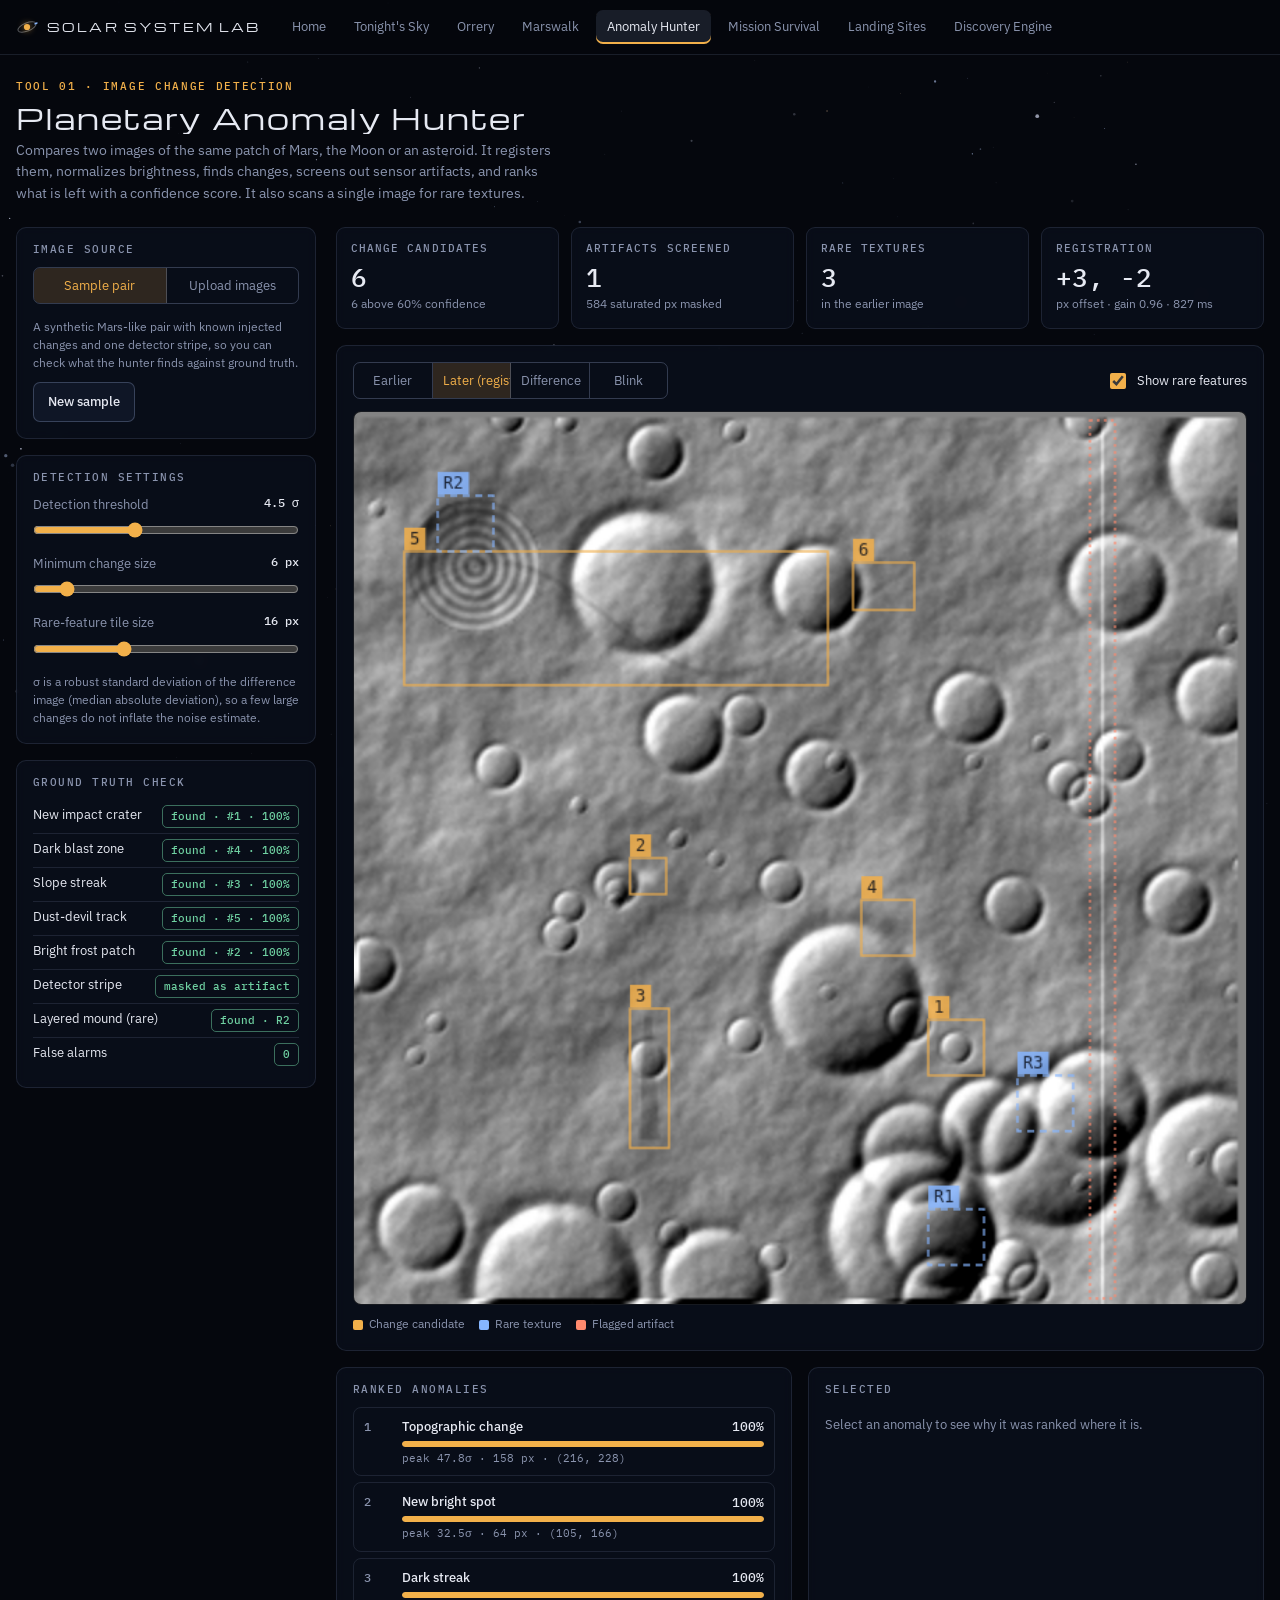
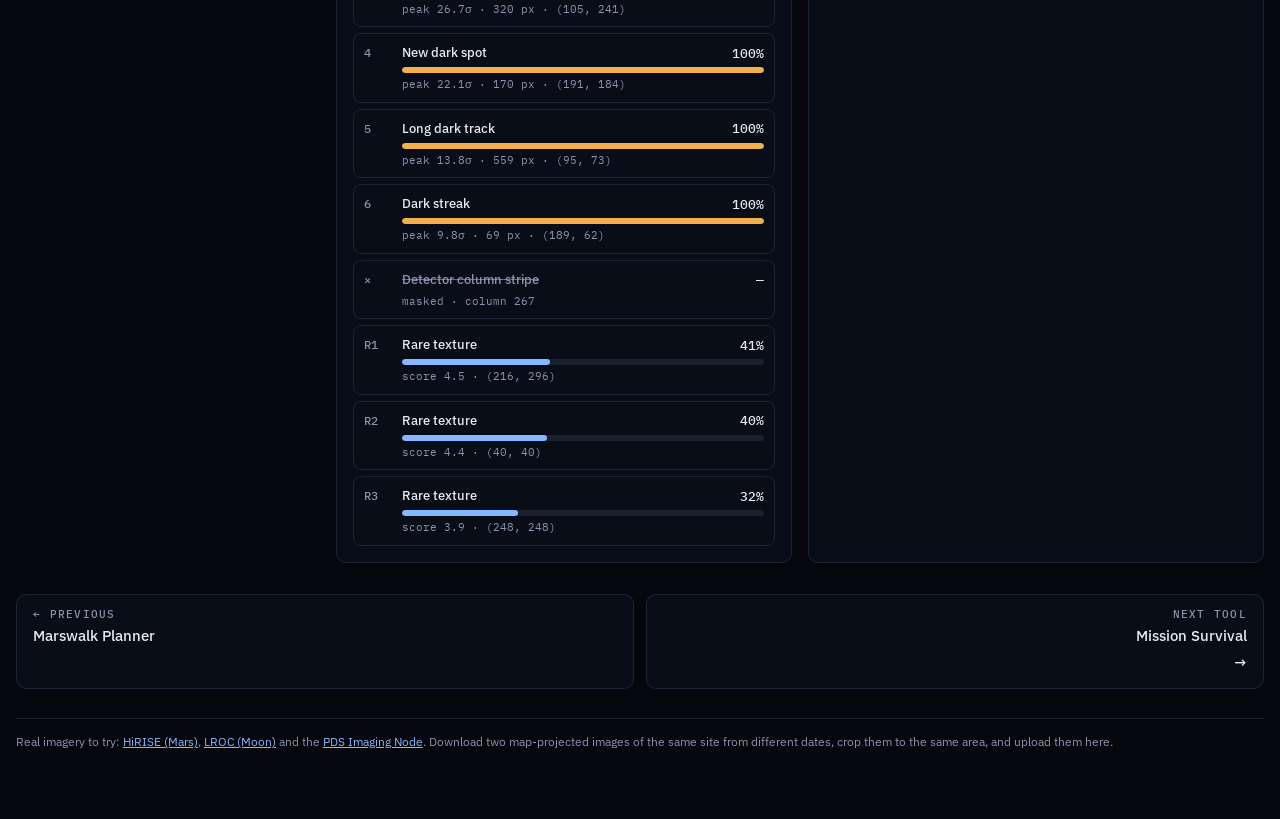
<file: anomaly.html>
<!doctype html>
<html lang="en">
<head>
<meta charset="utf-8">
<meta name="viewport" content="width=device-width, initial-scale=1, viewport-fit=cover">
<meta name="claude:viewport-fit-sides" content="cover">
<title>Anomaly Hunter</title>
<!-- share -->
<meta name="description" content="Compare two planetary images, screen out camera defects, and rank new craters, streaks and rare features by confidence.">
<meta name="theme-color" content="#04060c">
<link rel="icon" href="favicon.svg" type="image/svg+xml">
<link rel="icon" href="favicon-32.png" sizes="32x32" type="image/png">
<link rel="apple-touch-icon" href="apple-touch-icon.png">
<meta property="og:type" content="website">
<meta property="og:site_name" content="Solar System Lab">
<meta property="og:title" content="Anomaly Hunter · Solar System Lab">
<meta property="og:description" content="Compare two planetary images, screen out camera defects, and rank new craters, streaks and rare features by confidence.">
<meta property="og:url" content="https://shanshantanusingh113-max.github.io/kepler-orrery/anomaly.html">
<meta property="og:image" content="https://shanshantanusingh113-max.github.io/kepler-orrery/og-image.jpg">
<meta property="og:image:width" content="1200">
<meta property="og:image:height" content="630">
<meta property="og:image:alt" content="Solar System Lab: a 3D solar system with the title The solar system, computed.">
<meta property="og:locale" content="en_IN">
<meta property="og:locale:alternate" content="hi_IN">
<meta name="twitter:card" content="summary_large_image">
<meta name="twitter:title" content="Anomaly Hunter · Solar System Lab">
<meta name="twitter:description" content="Compare two planetary images, screen out camera defects, and rank new craters, streaks and rare features by confidence.">
<meta name="twitter:image" content="https://shanshantanusingh113-max.github.io/kepler-orrery/og-image.jpg">
<!-- /share -->
<link rel="preconnect" href="https://fonts.googleapis.com">
<link rel="stylesheet" href="https://fonts.googleapis.com/css2?family=IBM+Plex+Mono:wght@400;500&family=IBM+Plex+Sans:wght@400;500;600&family=Michroma&display=swap">
<link rel="stylesheet" href="lab.css">
<style>
.views{display:flex;flex-wrap:wrap;gap:10px;align-items:center;justify-content:space-between;margin-bottom:12px}
.rank{list-style:none;margin:0;padding:0;display:flex;flex-direction:column;gap:6px}
.rank li button{width:100%;display:grid;grid-template-columns:28px minmax(0,1fr) 64px;gap:4px 10px;align-items:center;text-align:left;background:none;border:1px solid var(--line);border-radius:8px;padding:9px 10px;cursor:pointer}
.rank li button:hover{border-color:var(--line2)}
.rank li button[aria-pressed="true"]{border-color:var(--sun);background:rgba(242,176,74,.06)}
.rank .no{font:500 12px/1 var(--f-mono);color:var(--muted)}
.rank .ty{font-size:13px;font-weight:500;overflow:hidden;text-overflow:ellipsis}
.rank .cf{font:500 13px/1 var(--f-mono);text-align:right;font-variant-numeric:tabular-nums}
.rank .meta{grid-column:2/4;font:400 11px/1.4 var(--f-mono);color:var(--muted)}
.rank .bar{grid-column:2/4}
.rank li.art button .ty{color:var(--muted);text-decoration:line-through;text-decoration-color:rgba(255,138,110,.6)}
.detail dl{margin:0;display:grid;grid-template-columns:auto 1fr;gap:6px 12px;font-size:12.5px}
.detail dt{color:var(--muted)} .detail dd{margin:0;text-align:right;font-family:var(--f-mono);font-size:12px;overflow-wrap:anywhere}
.val li{display:flex;justify-content:space-between;gap:10px;font-size:12.5px;padding:5px 0;border-bottom:1px solid var(--line)}
.val li:last-child{border-bottom:0}
.val ul{list-style:none;margin:0;padding:0}
</style>
</head>
<body>
<nav class="nav"><div class="nav-in">
  <a class="mark" href="index.html">SOLAR SYSTEM LAB</a>
  <a class="tab" href="index.html">Home</a>
  <a class="tab" href="sky.html">Tonight's Sky</a>
  <a class="tab" href="orrery.html">Orrery</a>
  <a class="tab" href="marswalk.html">Marswalk</a>
  <a class="tab" href="anomaly.html" aria-current="page">Anomaly Hunter</a>
  <a class="tab" href="mission.html">Mission Survival</a>
  <a class="tab" href="landing.html">Landing Sites</a>
  <a class="tab" href="discovery.html">Discovery Engine</a>
</div></nav>

<main class="wrap">
  <div class="phead">
    <div>
      <div class="eyebrow">Tool 01 · Image change detection</div>
      <h1>Planetary Anomaly Hunter</h1>
      <p>Compares two images of the same patch of Mars, the Moon or an asteroid. It registers them, normalizes brightness, finds changes, screens out sensor artifacts, and ranks what is left with a confidence score. It also scans a single image for rare textures.</p>
    </div>
  </div>

  <div class="layout">
    <aside class="stack">
      <div class="card">
        <h2>Image source</h2>
        <div class="seg" id="srcSeg" role="group" aria-label="Image source">
          <button aria-pressed="true" data-src="sample">Sample pair</button>
          <button aria-pressed="false" data-src="upload">Upload images</button>
        </div>
        <div id="sampleBox" style="margin-top:14px">
          <p class="hint" style="margin-top:0">A synthetic Mars-like pair with known injected changes and one detector stripe, so you can check what the hunter finds against ground truth.</p>
          <div class="btns" style="margin-top:10px"><button class="btn" id="btnNew">New sample</button></div>
        </div>
        <div id="uploadBox" hidden style="margin-top:14px">
          <div class="field"><span class="flabel">Earlier image</span><input type="file" id="fileA" accept="image/*"></div>
          <div class="field"><span class="flabel">Later image</span><input type="file" id="fileB" accept="image/*"></div>
          <p class="hint">Both images must cover the same area at a similar scale. Offsets up to 8 pixels at working size are corrected automatically. Images are processed in your browser and never uploaded anywhere.</p>
        </div>
      </div>
      <div class="card">
        <h2>Detection settings</h2>
        <div class="field"><label for="sens">Detection threshold <output id="sensV">4.5 σ</output></label><input type="range" id="sens" min="3" max="7" step="0.25" value="4.5"></div>
        <div class="field"><label for="minA">Minimum change size <output id="minAV">6 px</output></label><input type="range" id="minA" min="2" max="40" step="1" value="6"></div>
        <div class="field"><label for="rareN">Rare-feature tile size <output id="rareNV">16 px</output></label><input type="range" id="rareN" min="8" max="32" step="4" value="16"></div>
        <p class="hint">σ is a robust standard deviation of the difference image (median absolute deviation), so a few large changes do not inflate the noise estimate.</p>
      </div>
      <div class="card val" id="valCard">
        <h2>Ground truth check</h2>
        <ul id="valList"></ul>
      </div>
    </aside>

    <div class="stack">
      <div class="stats" id="stats"></div>
      <div class="card">
        <div class="views">
          <div class="seg" id="viewSeg" role="group" aria-label="View">
            <button aria-pressed="false" data-v="a">Earlier</button>
            <button aria-pressed="true" data-v="b">Later (registered)</button>
            <button aria-pressed="false" data-v="d">Difference</button>
            <button aria-pressed="false" data-v="blink">Blink</button>
          </div>
          <label class="check"><input type="checkbox" id="showRare" checked> Show rare features</label>
        </div>
        <div class="viewport"><canvas id="view" width="640" height="640" aria-label="Image view with detected anomalies"></canvas></div>
        <div class="legend" style="margin-top:10px">
          <span><i style="background:var(--sun)"></i>Change candidate</span>
          <span><i style="background:var(--cool)"></i>Rare texture</span>
          <span><i style="background:var(--alert)"></i>Flagged artifact</span>
          <span id="diffLegend" hidden><i style="background:#4f8dff"></i>Darker <i style="background:#ff9a3c;margin-left:8px"></i>Brighter</span>
        </div>
      </div>
      <div class="row">
        <div class="card">
          <h2>Ranked anomalies</h2>
          <ol class="rank" id="rank"></ol>
        </div>
        <div class="card detail" id="detail">
          <h2>Selected</h2>
          <div id="detailBody" class="empty">Select an anomaly to see why it was ranked where it is.</div>
        </div>
      </div>
    </div>
  </div>

  <p class="foot">Real imagery to try: <a href="https://www.uahirise.org/" target="_blank" rel="noopener">HiRISE (Mars)</a>, <a href="https://wms.lroc.asu.edu/lroc" target="_blank" rel="noopener">LROC (Moon)</a> and the <a href="https://pds-imaging.jpl.nasa.gov/" target="_blank" rel="noopener">PDS Imaging Node</a>. Download two map-projected images of the same site from different dates, crop them to the same area, and upload them here.</p>
</main>

<script src="lab.js"></script>
<script>
(function(){
"use strict";
const {$,clamp,rng,gauss,noise,median,mad,fmt,pct,esc}=Lab;
const N=320;
let src='sample', seed=7, view='b', blinkTimer=null, blinkOn=false;
let data=null;     // {W,H,A,B,truth,stripeTruth,mound,names,scale}
let result=null;   // analysis output
let selected=null;

/* ---------------- synthetic terrain ---------------- */
function crater(h,alb,cx,cy,R,W,H){
  const ext=Math.ceil(R*1.6);
  for(let y=Math.max(1,Math.floor(cy-ext));y<Math.min(H-1,cy+ext);y++)
  for(let x=Math.max(1,Math.floor(cx-ext));x<Math.min(W-1,cx+ext);x++){
    const d=Math.hypot(x-cx,y-cy)/R, i=y*W+x;
    if(d<1){ h[i]-=R*.42*(1-d*d); alb[i]-=.03*(1-d); }
    h[i]+=R*.14*Math.exp(-Math.pow((d-1)/.16,2));
  }
}
function render(h,alb,W,H){
  const out=new Float32Array(W*H);
  for(let y=0;y<H;y++) for(let x=0;x<W;x++){
    const i=y*W+x, xl=x>0?i-1:i, xr=x<W-1?i+1:i, yu=y>0?i-W:i, yd=y<H-1?i+W:i;
    const s=-((h[xr]-h[xl])*.7+(h[yd]-h[yu])*.55);
    out[i]=clamp(.08+.84*alb[i]*(1+.5*s),0,1);
  }
  return out;
}
function makeSample(sd){
  const W=N,H=N,r=rng(sd), n1=noise(sd+1,6,4), n2=noise(sd+2,5,6), n3=noise(sd+3,4,16);
  const h=new Float32Array(W*H), alb=new Float32Array(W*H);
  for(let y=0;y<H;y++) for(let x=0;x<W;x++){
    const u=x/(W-1), v=y/(H-1), i=y*W+x;
    h[i]=26*n1(u,v)+3*n3(u,v);
    alb[i]=.5+.22*(n2(u,v)-.5);
  }
  const keep=[]; // regions kept clear for injected features
  const far=(x,y,m)=>keep.every(k=>Math.hypot(k[0]-x,k[1]-y)>k[2]+m);
  const pick=(m,pad)=>{ for(let t=0;t<400;t++){ const x=pad+r()*(W-2*pad), y=pad+r()*(H-2*pad); if(far(x,y,m)) return [x,y]; } return [W/2,H/2]; };
  // rare layered mound (single image feature, present in both)
  const [mx,my]=pick(30,40); keep.push([mx,my,30]);
  for(let y=0;y<H;y++) for(let x=0;x<W;x++){
    const d=Math.hypot(x-mx,y-my)/24; if(d<1){ const i=y*W+x; h[i]+=7*(1-d*d); alb[i]+=.15*Math.sin(d*36)*(1-d*.3); }
  }
  // stripe column reserved
  const stripeX=Math.round(W*(.72+r()*.12)); keep.push([stripeX,-9999,0]);
  // background craters
  for(let k=0;k<70;k++){ const R=3+30*Math.pow(r(),3.2), x=r()*W, y=r()*H; if(Math.hypot(x-mx,y-my)>R+30) crater(h,alb,x,y,R,W,H); }

  const h2=Float32Array.from(h), a2=Float32Array.from(alb), truth=[];
  const colOk=(x,m)=>Math.abs(x-stripeX)>m;
  let p;
  do{ p=pick(18,30); }while(!colOk(p[0],16)); keep.push([p[0],p[1],18]);
  crater(h2,a2,p[0],p[1],5.5,W,H); truth.push({x:p[0],y:p[1],r:8,label:'New impact crater'});
  do{ p=pick(16,30); }while(!colOk(p[0],14)); keep.push([p[0],p[1],14]);
  for(let y=0;y<H;y++) for(let x=0;x<W;x++){ const d2=(x-p[0])**2+(y-p[1])**2; if(d2<200) a2[y*W+x]-=.17*Math.exp(-d2/22); }
  truth.push({x:p[0],y:p[1],r:7,label:'Dark blast zone'});
  do{ p=pick(30,40); }while(!colOk(p[0],34)); keep.push([p[0],p[1],30]);
  { const ang=Math.PI*(.35+r()*.3), L=44, x0=p[0]-Math.cos(ang)*L/2, y0=p[1]-Math.sin(ang)*L/2;
    for(let y=0;y<H;y++) for(let x=0;x<W;x++){
      const t=clamp(((x-x0)*Math.cos(ang)+(y-y0)*Math.sin(ang))/L,0,1), px=x0+Math.cos(ang)*L*t, py=y0+Math.sin(ang)*L*t, d=Math.hypot(x-px,y-py);
      const wdt=1+2.2*t; if(d<wdt+1) a2[y*W+x]-=.13*clamp(wdt+1-d,0,1)*(t<.97?1:0);
    }
    truth.push({x:p[0],y:p[1],r:24,label:'Slope streak'}); }
  { // dust-devil track, kept left of the stripe
    const xs=20, xe=Math.min(stripeX-20,W*.62), y0=40+r()*(H-80), amp=10+r()*14, ph=r()*6;
    for(let x=Math.floor(xs);x<xe;x++){ const yc=y0+amp*Math.sin(x/26+ph);
      for(let y=Math.floor(yc-3);y<=yc+3;y++){ if(y<0||y>=H) continue; const d=Math.abs(y-yc); if(d<1.6) a2[y*W+x]-=.07*(1.6-d)/1.6+.02; } }
    const mxx=(xs+xe)/2; truth.push({x:mxx,y:y0+amp*Math.sin(mxx/26+ph),r:(xe-xs)/2,label:'Dust-devil track',line:true}); }
  do{ p=pick(12,30); }while(!colOk(p[0],10)); keep.push([p[0],p[1],10]);
  for(let y=0;y<H;y++) for(let x=0;x<W;x++){ const d2=(x-p[0])**2+(y-p[1])**2; if(d2<60) a2[y*W+x]+=.28*Math.exp(-d2/7); }
  truth.push({x:p[0],y:p[1],r:6,label:'Bright frost patch'});

  const A0=render(h,alb,W,H), B0=render(h2,a2,W,H);
  // second acquisition: brighter exposure, pointing offset, noise, a hot detector column
  const sx=3,sy=-2, A=new Float32Array(W*H), B=new Float32Array(W*H);
  for(let y=0;y<H;y++) for(let x=0;x<W;x++){
    const i=y*W+x; A[i]=clamp(A0[i]+gauss(r)*.012,0,1);
    const ox=x-sx, oy=y-sy, j=(clamp(oy,0,H-1))*W+clamp(ox,0,W-1);
    B[i]=clamp(B0[j]*1.08-.03+gauss(r)*.012,0,1);
  }
  for(let y=0;y<H;y++) B[y*W+stripeX+sx]=clamp(B[y*W+stripeX+sx]+.26,0,1);
  return {W,H,A,B,truth,stripeTruth:stripeX+sx,mound:{x:mx,y:my,r:24},names:['synthetic-earlier','synthetic-later'],scale:1,synthetic:true};
}

/* ---------------- analysis ---------------- */
function normalize(a){ const m=Lab.mean(a), s=Lab.std(a,m)||1; const o=new Float32Array(a.length); for(let i=0;i<a.length;i++) o[i]=(a[i]-m)/s; return o; }
function register(A,B,W,H,R){
  let best=[0,0], bestE=Infinity; const m=R+2;
  for(let dy=-R;dy<=R;dy++) for(let dx=-R;dx<=R;dx++){
    let e=0,n=0;
    for(let y=m;y<H-m;y+=2) for(let x=m;x<W-m;x+=2){ const d=B[(y+dy)*W+x+dx]-A[y*W+x]; e+=d*d; n++; }
    e/=n; if(e<bestE){ bestE=e; best=[dx,dy]; }
  }
  return best;
}
function box3(a,W,H){ const o=new Float32Array(a.length);
  for(let y=0;y<H;y++) for(let x=0;x<W;x++){ let s=0,n=0;
    for(let j=-1;j<=1;j++) for(let i=-1;i<=1;i++){ const xx=x+i,yy=y+j; if(xx>=0&&yy>=0&&xx<W&&yy<H){ s+=a[yy*W+xx]; n++; } }
    o[y*W+x]=s/n; } return o; }

function analyze(){
  const {W,H}=data, t0=performance.now();
  const T=+$('sens').value, minA=+$('minA').value;
  const An=normalize(data.A), Bn=normalize(data.B);
  const [dx,dy]=register(An,Bn,W,H,8);
  const margin=Math.max(Math.abs(dx),Math.abs(dy))+2;
  const Breg=new Float32Array(W*H), valid=new Uint8Array(W*H);
  for(let y=0;y<H;y++) for(let x=0;x<W;x++){ const xx=x+dx, yy=y+dy;
    if(xx>=0&&yy>=0&&xx<W&&yy<H){ Breg[y*W+x]=Bn[yy*W+xx]; if(x>=margin&&y>=margin&&x<W-margin&&y<H-margin) valid[y*W+x]=1; } }
  // saturation screen: clipped pixels cannot show real brightness changes
  let satCount=0;
  for(let y=0;y<H;y++) for(let x=0;x<W;x++){ const i=y*W+x; if(!valid[i]) continue; const xx=x+dx, yy=y+dy, a=data.A[i], b=data.B[yy*W+xx];
    if(a<.015||a>.985||b<.015||b>.985){ for(let j=-1;j<=1;j++) for(let k=-1;k<=1;k++){ const q2=(y+j)*W+x+k; if(q2>=0&&q2<W*H) valid[q2]=0; } satCount++; } }
  // fit gain/offset of later image to earlier (robust to brightness/exposure changes)
  let sa=0,sb=0,sab=0,sbb=0,n=0;
  for(let i=0;i<W*H;i++) if(valid[i]){ sa+=An[i]; sb+=Breg[i]; sab+=An[i]*Breg[i]; sbb+=Breg[i]*Breg[i]; n++; }
  const g=(sab-sa*sb/n)/(sbb-sb*sb/n||1), off=(sa-g*sb)/n;
  const D=new Float32Array(W*H); for(let i=0;i<W*H;i++) D[i]=valid[i]?(g*Breg[i]+off)-An[i]:0;
  const Ds=box3(D,W,H);
  const vals=[]; for(let i=0;i<W*H;i++) if(valid[i]) vals.push(Ds[i]);
  const med=median(vals), sig=1.4826*mad(vals,med)||1e-6;
  const Z=new Float32Array(W*H); for(let i=0;i<W*H;i++) Z[i]=valid[i]?(Ds[i]-med)/sig:0;

  // artifact screen: whole columns / rows that shifted together (detector stripes, readout banding)
  const artifacts=[], masked=new Uint8Array(W*H);
  const lineScan=(isCol)=>{
    const L=isCol?W:H, M=isCol?H:W;
    for(let a=0;a<L;a++){ let s=0,c=0,hi=0;
      for(let b=0;b<M;b++){ const i=isCol?b*W+a:a*W+b; if(valid[i]){ s+=Z[i]; c++; if(Math.abs(Z[i])>T*.6) hi++; } }
      if(c>M*.5 && hi/c>.6 && Math.abs(s/c)>T*.55){
        for(let b=0;b<M;b++){ for(let k=-1;k<=1;k++){ const aa=a+k; if(aa<0||aa>=L) continue; masked[isCol?b*W+aa:aa*W+b]=1; } }
        const last=artifacts[artifacts.length-1];
        if(last&&last.isCol===isCol&&a-last.pos<=2){ last.pos2=a; continue; }
        artifacts.push({isCol,pos:a,pos2:a,mean:s/c,frac:hi/c});
      } }
  };
  lineScan(true); lineScan(false);

  // hysteresis segmentation
  const lab=new Int32Array(W*H), comps=[]; const lo=T*.6; let id=0; const q=new Int32Array(W*H);
  for(let i=0;i<W*H;i++){
    if(lab[i]||!valid[i]||masked[i]||Math.abs(Z[i])<T) continue;
    id++; let qh=0,qt=0; q[qt++]=i; lab[i]=id;
    const c={id,px:[],sum:0,pos:0,neg:0,peak:0,x0:W,y0:H,x1:0,y1:0,edge:false};
    while(qh<qt){ const k=q[qh++], x=k%W, y=(k-x)/W; c.px.push(k);
      const z=Z[k]; c.sum+=z; if(z>lo)c.pos++; if(z<-lo)c.neg++; c.peak=Math.max(c.peak,Math.abs(z));
      if(x<c.x0)c.x0=x; if(y<c.y0)c.y0=y; if(x>c.x1)c.x1=x; if(y>c.y1)c.y1=y;
      if(x<=margin+1||y<=margin+1||x>=W-margin-2||y>=H-margin-2) c.edge=true;
      for(let j=-1;j<=1;j++) for(let ii=-1;ii<=1;ii++){ const xx=x+ii,yy=y+j; if(xx<0||yy<0||xx>=W||yy>=H) continue; const kk=yy*W+xx;
        if(!lab[kk]&&valid[kk]&&!masked[kk]&&Math.abs(Z[kk])>=lo){ lab[kk]=id; q[qt++]=kk; } } }
    comps.push(c);
  }
  // merge nearby fragments of the same feature (gaps along faint tracks)
  const near=(a,b)=>!(a.x1+4<b.x0||b.x1+4<a.x0||a.y1+4<b.y0||b.y1+4<a.y0);
  let merged=true; while(merged){ merged=false;
    for(let i=0;i<comps.length&&!merged;i++) for(let j=i+1;j<comps.length&&!merged;j++){
      const a=comps[i], b=comps[j]; if(!near(a,b)) continue;
      if(Math.sign(a.sum)!==Math.sign(b.sum)&&a.pos&&b.pos&&a.neg&&b.neg) continue;
      let close=false; const bs=new Set(b.px);
      outer: for(const k of a.px){ const x=k%W,y=(k-x)/W; for(let j2=-4;j2<=4;j2++) for(let i2=-4;i2<=4;i2++){ if(bs.has((y+j2)*W+x+i2)){ close=true; break outer; } } }
      if(!close) continue;
      a.px=a.px.concat(b.px); a.sum+=b.sum; a.pos+=b.pos; a.neg+=b.neg; a.peak=Math.max(a.peak,b.peak);
      a.x0=Math.min(a.x0,b.x0); a.y0=Math.min(a.y0,b.y0); a.x1=Math.max(a.x1,b.x1); a.y1=Math.max(a.y1,b.y1); a.edge=a.edge||b.edge;
      comps.splice(j,1); merged=true; } }

  const items=[];
  for(const c of comps){
    const area=c.px.length; if(area<minA) continue;
    let mx=0,my=0; for(const k of c.px){ mx+=k%W; my+=Math.floor(k/W); } mx/=area; my/=area;
    let sxx=0,syy=0,sxy=0; for(const k of c.px){ const x=k%W-mx, y=Math.floor(k/W)-my; sxx+=x*x; syy+=y*y; sxy+=x*y; }
    sxx/=area; syy/=area; sxy/=area;
    const tr=sxx+syy, det=sxx*syy-sxy*sxy, l1=tr/2+Math.sqrt(Math.max(0,tr*tr/4-det)), l2=Math.max(.25,tr/2-Math.sqrt(Math.max(0,tr*tr/4-det)));
    const elong=Math.sqrt(l1/l2), length=4*Math.sqrt(l1);
    const meanZ=c.sum/area, posF=c.pos/area, negF=c.neg/area;
    let type, why;
    if(posF>.2&&negF>.2){ type='Topographic change'; why='paired brightening and darkening, the signature of new relief catching light on one side and casting shadow on the other (possible new crater or slump)'; }
    else if(meanZ<0&&elong>3.2&&length>70){ type='Long dark track'; why='a long, thin, darker line, typical of a dust-devil track or rover-scale disturbance'; }
    else if(meanZ<0&&elong>2.6&&length>18){ type='Dark streak'; why='an elongated darker feature that tapers, consistent with a slope streak or recurring slope lineae'; }
    else if(meanZ<0){ type='New dark spot'; why='a compact darkening, consistent with a fresh impact blast zone or exposed darker material'; }
    else if(elong>3){ type='Bright streak'; why='an elongated brightening'; }
    else { type='New bright spot'; why='a compact brightening, consistent with frost, fresh ice or a high-albedo exposure'; }
    const flags=[]; let art=0;
    if(c.edge){ flags.push('touches the overlap edge, where registration error is largest'); art+=.45; }
    if(area<10&&c.peak<T+1.5){ flags.push('very small and weak, could be noise'); art+=.35; }
    if(elong>18&&(c.x1-c.x0<=3||c.y1-c.y0<=3)){ flags.push('one pixel wide and perfectly straight, like a detector defect'); art+=.6; }
    const strength=1/(1+Math.exp(-(.8*(c.peak-T)+.55*Math.log(area/minA))));
    const conf=clamp(strength*(1-Math.min(.9,art)),0,1);
    items.push({kind:'change',type,why,conf,area,peak:c.peak,meanZ,elong,length,x:mx,y:my,box:[c.x0,c.y0,c.x1,c.y1],flags,artifact:art>=.6});
  }
  for(const a of artifacts){
    const w=a.pos2-a.pos+1;
    items.push({kind:'artifact',type:a.isCol?'Detector column stripe':'Detector row stripe',why:`${w} ${a.isCol?'column':'row'}${w>1?'s':''} changed by the same amount along ${pct(a.frac)} of the image. Real surface changes do not follow the sensor grid, so this was masked before detection.`,
      conf:0,x:a.isCol?a.pos:W/2,y:a.isCol?H/2:a.pos,box:a.isCol?[a.pos-1,margin,a.pos2+1,H-margin]:[margin,a.pos-1,W-margin,a.pos2+1],flags:['aligned with the sensor grid'],artifact:true,line:a.isCol?'col':'row',pos:a.pos,meanZ:a.mean});
  }

  // rare textures in the earlier image
  const rare=rareFeatures(An,W,H,+$('rareN').value);

  items.sort((a,b)=>(b.artifact?-1:b.conf)-(a.artifact?-1:a.conf));
  result={satCount,dx,dy,gain:g,offset:off,sigma:sig,Z,Breg,An,items,rare,ms:performance.now()-t0,margin};
}

function rareFeatures(A,W,H,T){
  const tiles=[], nx=Math.floor(W/T), ny=Math.floor(H/T);
  const sorted=Float32Array.from(A).sort(), p5=sorted[Math.floor(A.length*.05)], lo=sorted[Math.floor(A.length*.01)], hi=sorted[Math.floor(A.length*.99)];
  for(let ty=0;ty<ny;ty++) for(let tx=0;tx<nx;tx++){
    let s=0,s2=0,ge=0,jxx=0,jyy=0,jxy=0,dark=0,osc=0; const hist=new Float32Array(8); const n=T*T;
    for(let y=ty*T;y<ty*T+T;y++) for(let x=tx*T;x<tx*T+T;x++){
      const i=y*W+x, v=A[i]; s+=v; s2+=v*v; if(v<p5) dark++;
      hist[clamp(Math.floor((v-lo)/(hi-lo+1e-9)*8),0,7)]++;
      if(x>0&&y>0&&x<W-1&&y<H-1){ const gx=(A[i+1]-A[i-1])/2, gy=(A[i+W]-A[i-W])/2; ge+=Math.hypot(gx,gy); jxx+=gx*gx; jyy+=gy*gy; jxy+=gx*gy;
        const lx=A[i]-(A[i-1]+A[i+1])/2, ly=A[i]-(A[i-W]+A[i+W])/2;
        if((A[i]-A[i-1])*(A[i+1]-A[i])<0&&Math.abs(lx)>.25) osc++;
        if((A[i]-A[i-W])*(A[i+W]-A[i])<0&&Math.abs(ly)>.25) osc++; }
    }
    const m=s/n, sd=Math.sqrt(Math.max(0,s2/n-m*m));
    let ent=0; for(const h of hist){ if(h>0){ const p=h/n; ent-=p*Math.log2(p); } }
    const coh=(jxx+jyy)>0?Math.sqrt((jxx-jyy)**2+4*jxy*jxy)/(jxx+jyy):0;
    tiles.push({tx,ty,f:[m,sd,ge/n,coh,ent,dark/n,osc/n]});
  }
  const names=['brightness','contrast','relief roughness','texture alignment','texture complexity','dark-pixel share','fine banding'];
  const F=names.length, med=[], sc=[];
  for(let k=0;k<F;k++){ const col=tiles.map(t=>t.f[k]); med[k]=median(col); sc[k]=1.4826*mad(col,med[k])||Lab.std(col)||1; }
  for(const t of tiles){ t.z=t.f.map((v,k)=>(v-med[k])/sc[k]); t.zc=t.z.map(z=>Math.sign(z)*Math.log1p(Math.abs(z))); }
  // density-based rarity: mean distance to the K most similar tiles elsewhere in the image
  const K=6, sep=3;
  for(const t of tiles){
    const ds=[];
    for(const u of tiles){ if(Math.abs(u.tx-t.tx)<sep&&Math.abs(u.ty-t.ty)<sep) continue; let d=0; for(let k=0;k<F;k++){ const e=t.zc[k]-u.zc[k]; d+=e*e; } ds.push(Math.sqrt(d)); }
    ds.sort((a,b)=>a-b); let m2=0; for(let k=0;k<K&&k<ds.length;k++) m2+=ds[k]; t.knn=m2/Math.min(K,ds.length||1);
  }
  const kmed=median(tiles.map(t=>t.knn)), kmad=1.4826*mad(tiles.map(t=>t.knn),kmed)||1;
  for(const t of tiles) t.score=(t.knn-kmed)/kmad;
  tiles.sort((a,b)=>b.score-a.score);
  const out=[];
  for(const t of tiles){
    if(out.length>=5||t.score<2.5) break;
    if(out.some(o=>Math.abs(o.tx-t.tx)<=2&&Math.abs(o.ty-t.ty)<=2)) continue;
    const drivers=t.z.map((z,k)=>({z,k})).sort((a,b)=>Math.abs(b.z)-Math.abs(a.z)).slice(0,2)
      .map(d=>`${d.z>0?'high':'low'} ${names[d.k]} (${d.z>0?'+':'−'}${Math.abs(d.z).toFixed(1)}σ)`);
    let hintTxt='unusual texture worth a closer look';
    if(t.z[6]>3) hintTxt='repeating fine bands: layered deposits, ripples or terraces';
    else if(t.z[3]>3) hintTxt='strongly aligned texture: layering, dunes, ridges or fractures';
    else if(t.z[0]<-3&&t.z[1]>2) hintTxt='dark, high-contrast pocket: pit, crater interior or dark deposit';
    else if(t.z[0]>3) hintTxt='unusually bright material';
    else if(t.z[1]<-2.5) hintTxt='unusually smooth surface';
    out.push({kind:'rare',type:'Rare texture',why:hintTxt,drivers,conf:clamp(1/(1+Math.exp(-(t.score-5)*.7)),0,1),score:t.score,
      x:(t.tx+.5)*T,y:(t.ty+.5)*T,box:[t.tx*T,t.ty*T,t.tx*T+T-1,t.ty*T+T-1],tx:t.tx,ty:t.ty});
  }
  return out;
}

/* ---------------- drawing ---------------- */
const cv=$('view'), ctx=cv.getContext('2d'), base=document.createElement('canvas'), bctx=base.getContext('2d');
function grayToImage(arr,W,H,stretch){
  let lo=0,hi=1; if(stretch){ const s=Float32Array.from(arr).sort(); lo=s[Math.floor(s.length*.005)]; hi=s[Math.floor(s.length*.995)]; }
  const img=bctx.createImageData(W,H);
  for(let i=0;i<W*H;i++){ const v=clamp((arr[i]-lo)/(hi-lo||1),0,1)*255; img.data[i*4]=img.data[i*4+1]=img.data[i*4+2]=v; img.data[i*4+3]=255; }
  return img;
}
function diffImage(){
  const {W,H}=data, img=bctx.createImageData(W,H), Z=result.Z, A=result.An;
  for(let i=0;i<W*H;i++){
    const g=clamp(60+A[i]*22,0,255)*.55, z=clamp(Z[i]/6,-1,1), t=Math.abs(z);
    const c=z<0?[79,141,255]:[255,154,60];
    img.data[i*4]=g*(1-t)+c[0]*t; img.data[i*4+1]=g*(1-t)+c[1]*t; img.data[i*4+2]=g*(1-t)+c[2]*t; img.data[i*4+3]=255;
  }
  return img;
}
function draw(){
  if(!data||!result) return;
  const {W,H}=data; base.width=W; base.height=H;
  const showB = view==='b' || (view==='blink'&&blinkOn);
  let img;
  if(view==='d') img=diffImage();
  else img=grayToImage(showB?result.Breg:result.An,W,H,true);
  bctx.putImageData(img,0,0);
  const S=Math.round(Math.min(900,Math.max(560,W*2))/W*100)/100;
  cv.width=Math.round(W*S); cv.height=Math.round(H*S);
  ctx.imageSmoothingEnabled=true; ctx.drawImage(base,0,0,cv.width,cv.height);
  $('diffLegend').hidden=view!=='d';
  if(view==='blink'){ ctx.fillStyle='rgba(5,7,13,.7)'; ctx.fillRect(8,8,92,24); ctx.fillStyle='#e6e9f2'; ctx.font='500 12px "IBM Plex Mono",monospace'; ctx.fillText(blinkOn?'LATER':'EARLIER',18,24); }
  const all=result.items.concat($('showRare').checked?result.rare:[]);
  ctx.lineWidth=1.5; ctx.font='500 12px "IBM Plex Mono",monospace';
  all.forEach(it=>{
    const col=it.artifact?'#ff8a6e':it.kind==='rare'?'#86b6ff':'#f2b04a';
    const sel=selected===it, pad=4;
    const [x0,y0,x1,y1]=it.box;
    ctx.strokeStyle=col; ctx.globalAlpha=sel?1:.85; ctx.lineWidth=sel?2.5:1.4;
    ctx.setLineDash(it.kind==='rare'?[5,4]:it.artifact?[2,3]:[]);
    ctx.strokeRect(x0*S-pad,y0*S-pad,(x1-x0+1)*S+pad*2,(y1-y0+1)*S+pad*2);
    ctx.setLineDash([]);
    const lab=it.rank?String(it.rank):'';
    if(lab){ const tw=ctx.measureText(lab).width+8; const lx=Math.max(0,x0*S-pad), ly=Math.max(0,y0*S-pad-17);
      ctx.fillStyle=col; ctx.fillRect(lx,ly,tw,16); ctx.fillStyle='#0a0f1b'; ctx.fillText(lab,lx+4,ly+12); }
  });
  ctx.globalAlpha=1;
}

/* ---------------- UI ---------------- */
function renderAll(){
  const items=result.items.concat(result.rare);
  let r=1; result.items.forEach(it=>{ it.rank=it.artifact?null:r++; }); result.rare.forEach(it=>{ it.rank='R'+(result.rare.indexOf(it)+1); });
  const changes=result.items.filter(i=>!i.artifact), arts=result.items.filter(i=>i.artifact);
  $('stats').innerHTML=[
    ['Change candidates',changes.length,`${changes.filter(c=>c.conf>=.6).length} above 60% confidence`],
    ['Artifacts screened',arts.length,`${result.satCount} saturated px masked`],
    ['Rare textures',result.rare.length,'in the earlier image'],
    ['Registration',`${result.dx>=0?'+':''}${result.dx}, ${result.dy>=0?'+':''}${result.dy}`,`px offset · gain ${fmt(result.gain,2)} · ${Math.round(result.ms)} ms`]
  ].map(s=>`<div class="stat"><div class="k">${s[0]}</div><div class="n">${s[1]}</div><div class="s">${s[2]}</div></div>`).join('');
  const list=$('rank');
  if(!items.length){ list.innerHTML='<li class="empty">Nothing crossed the threshold. Lower it to see weaker changes.</li>'; }
  else list.innerHTML=items.map((it,i)=>{
    const meta=it.kind==='rare'?`score ${fmt(it.score,1)} · (${Math.round(it.x*data.scale)}, ${Math.round(it.y*data.scale)})`
      : it.kind==='artifact'?`masked · ${it.line==='col'?'column':'row'} ${Math.round(it.pos*data.scale)}`
      : `peak ${fmt(it.peak,1)}σ · ${it.area} px · (${Math.round(it.x*data.scale)}, ${Math.round(it.y*data.scale)})`;
    return `<li class="${it.artifact?'art':''}"><button data-i="${i}" aria-pressed="${selected===it}"><span class="no">${it.rank||'×'}</span><span class="ty">${esc(it.type)}</span><span class="cf">${it.artifact?'—':pct(it.conf)}</span>${it.artifact?'':`<span class="bar"><i style="width:${(it.conf*100).toFixed(0)}%;background:${it.kind==='rare'?'var(--cool)':'var(--sun)'}"></i></span>`}<span class="meta">${meta}</span></button></li>`;
  }).join('');
  [...list.querySelectorAll('button')].forEach(b=>b.onclick=()=>{ selected=items[+b.dataset.i]; renderAll(); showDetail(); });
  validate();
  draw();
}
function showDetail(){
  const it=selected; if(!it){ $('detailBody').className='empty'; $('detailBody').textContent='Select an anomaly to see why it was ranked where it is.'; return; }
  const rows=[];
  rows.push(['Type',it.type]);
  if(it.kind!=='artifact') rows.push(['Confidence',pct(it.conf)]);
  if(it.kind==='change'){ rows.push(['Peak signal',fmt(it.peak,2)+' σ'],['Mean signal',(it.meanZ>0?'+':'−')+fmt(Math.abs(it.meanZ),2)+' σ'],['Area',it.area+' px'],['Elongation',fmt(it.elong,1)+' : 1'],['Length',fmt(it.length,0)+' px']); }
  if(it.kind==='rare'){ rows.push(['Rarity score',fmt(it.score,2)],['Driven by',it.drivers.join('; ')]); }
  rows.push(['Location (source px)',`x ${Math.round(it.x*data.scale)}, y ${Math.round(it.y*data.scale)}`]);
  rows.push(['Source',data.synthetic?`synthetic pair, seed ${seed}`:esc(data.names.join(' → '))]);
  $('detailBody').className='';
  $('detailBody').innerHTML=`<dl>${rows.map(r=>`<dt>${r[0]}</dt><dd>${esc(r[1])}</dd>`).join('')}</dl>
    <p class="hint">${it.kind==='artifact'?esc(it.why):'Reads as '+esc(it.why)+'.'}</p>
    ${it.flags&&it.flags.length&&it.kind!=='artifact'?`<p class="hint" style="color:var(--alert)">Artifact checks: ${esc(it.flags.join('; '))}.</p>`:''}
    ${data.synthetic?'':'<p class="hint">Go back to the archive product for these coordinates to check incidence angle, season and processing level before drawing conclusions.</p>'}`;
}
function validate(){
  const card=$('valCard'); card.hidden=!data.synthetic; if(!data.synthetic) return;
  const changes=result.items.filter(i=>!i.artifact);
  const rows=data.truth.map(t=>{
    const hit=changes.find(c=>{ if(t.line) return c.box[0]<=t.x+t.r&&c.box[2]>=t.x-t.r&&Math.abs(c.y-t.y)<40&&c.length>40; return Math.hypot(c.x-t.x,c.y-t.y)<t.r+12; });
    return [t.label,hit?`found · #${hit.rank} · ${pct(hit.conf)}`:'missed',!!hit];
  });
  const st=result.items.find(i=>i.artifact&&i.line==='col'&&Math.abs(i.pos-(data.stripeTruth-result.dx))<=3);
  rows.push(['Detector stripe',st?'masked as artifact':'not caught',!!st]);
  const m=data.mound, rr=result.rare.findIndex(t=>Math.hypot(t.x-m.x,t.y-m.y)<m.r+10);
  rows.push(['Layered mound (rare)',rr>=0?`found · R${rr+1}`:'missed',rr>=0]);
  const fp=changes.filter(c=>!data.truth.some(t=>t.line? (c.box[0]<=t.x+t.r&&c.box[2]>=t.x-t.r&&Math.abs(c.y-t.y)<40) : Math.hypot(c.x-t.x,c.y-t.y)<t.r+14)).length;
  rows.push(['False alarms',String(fp),fp===0]);
  $('valList').innerHTML=rows.map(r=>`<li><span>${esc(r[0])}</span><span class="pill ${r[2]?'good':'bad'}">${esc(r[1])}</span></li>`).join('');
}

async function run(){
  if(!data) return;
  analyze(); selected=null; showDetail(); renderAll();
}
function loadSample(){ data=makeSample(seed); run(); }

[...$('srcSeg').children].forEach(b=>b.onclick=()=>{
  src=b.dataset.src; [...$('srcSeg').children].forEach(c=>c.setAttribute('aria-pressed',c===b));
  $('sampleBox').hidden=src!=='sample'; $('uploadBox').hidden=src!=='upload';
  if(src==='sample') loadSample(); else tryUpload();
});
$('btnNew').onclick=()=>{ seed=Math.floor(Math.random()*1e6); loadSample(); };
let imgA=null,imgB=null;
async function tryUpload(){
  try{
    if($('fileA').files[0]) imgA=await Lab.loadImage($('fileA').files[0]);
    if($('fileB').files[0]) imgB=await Lab.loadImage($('fileB').files[0]);
  }catch(e){ $('rank').innerHTML=`<li class="empty">${esc(e.message)}</li>`; return; }
  if(!imgA||!imgB){ $('rank').innerHTML='<li class="empty">Choose both an earlier and a later image to compare.</li>'; return; }
  const a=Lab.toGray(imgA,400), b=Lab.toGray(imgB,400,a.w,a.h);
  data={W:a.w,H:a.h,A:a.data,B:b.data,truth:[],names:[$('fileA').files[0].name,$('fileB').files[0].name],scale:a.scale,synthetic:false};
  run();
}
$('fileA').onchange=tryUpload; $('fileB').onchange=tryUpload;
const bindOut=(id,fmtFn)=>{ const el=$(id), o=$(id+'V'); el.addEventListener('input',()=>{ o.textContent=fmtFn(+el.value); }); el.addEventListener('change',run); };
bindOut('sens',v=>v.toFixed(2).replace(/0$/,'')+' σ'); bindOut('minA',v=>v+' px'); bindOut('rareN',v=>v+' px');
$('showRare').onchange=draw;
[...$('viewSeg').children].forEach(b=>b.onclick=()=>{
  view=b.dataset.v; [...$('viewSeg').children].forEach(c=>c.setAttribute('aria-pressed',c===b));
  clearInterval(blinkTimer); blinkTimer=null;
  if(view==='blink'){ blinkOn=true; blinkTimer=setInterval(()=>{ blinkOn=!blinkOn; draw(); },700); }
  draw();
});
loadSample();
})();
</script>
</body>
</html>
</file>
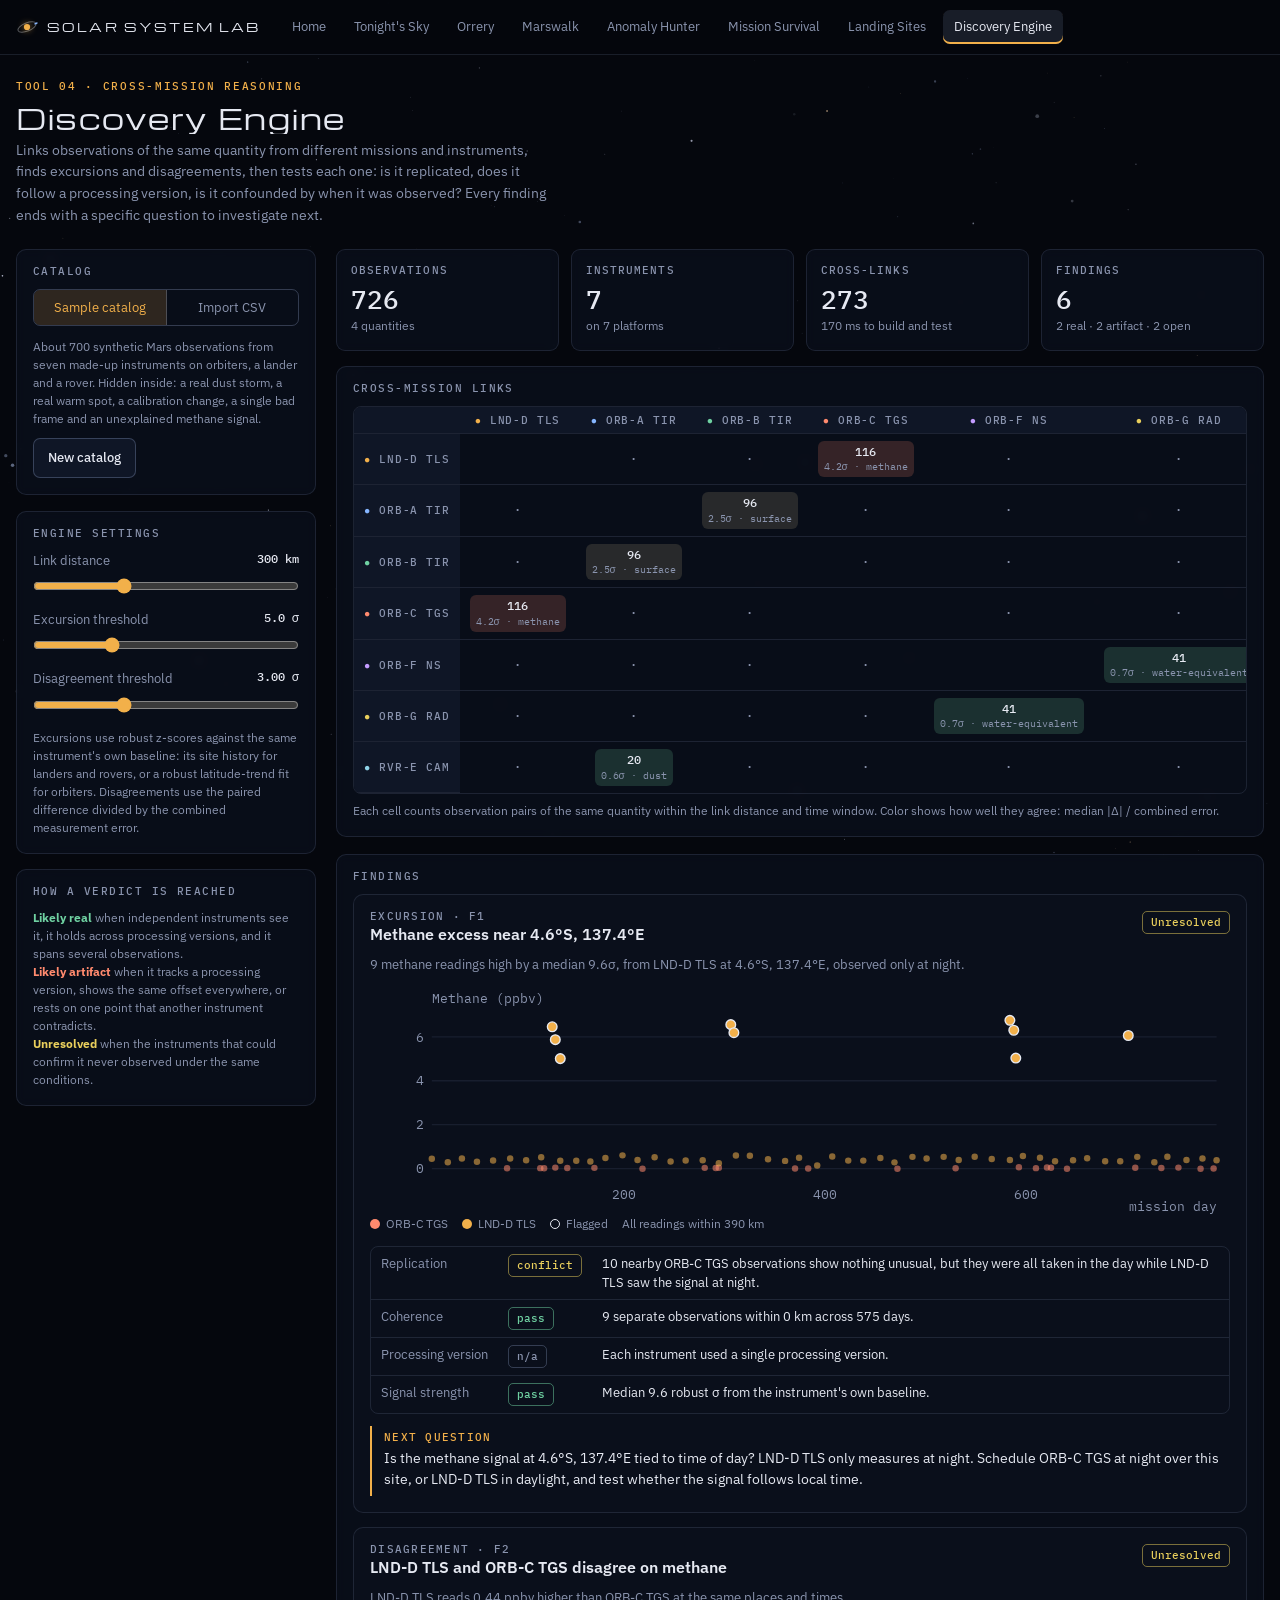
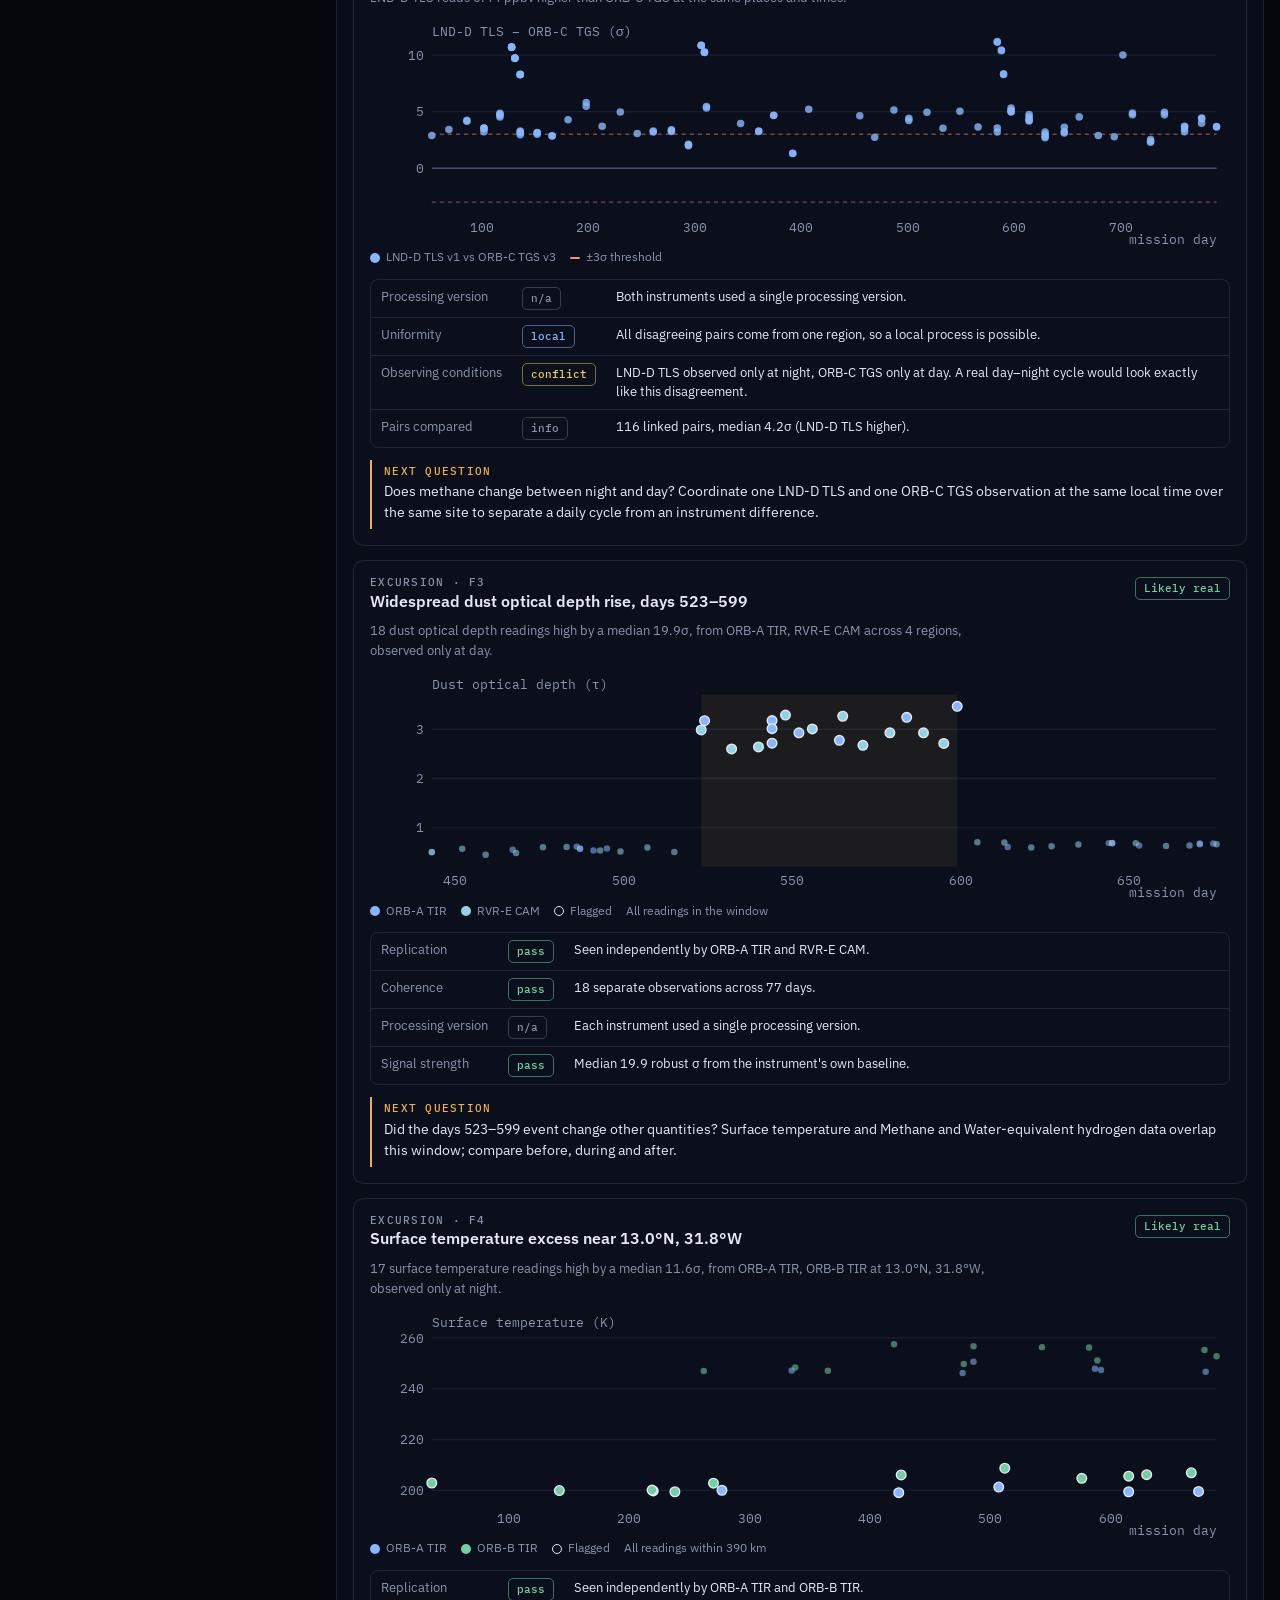
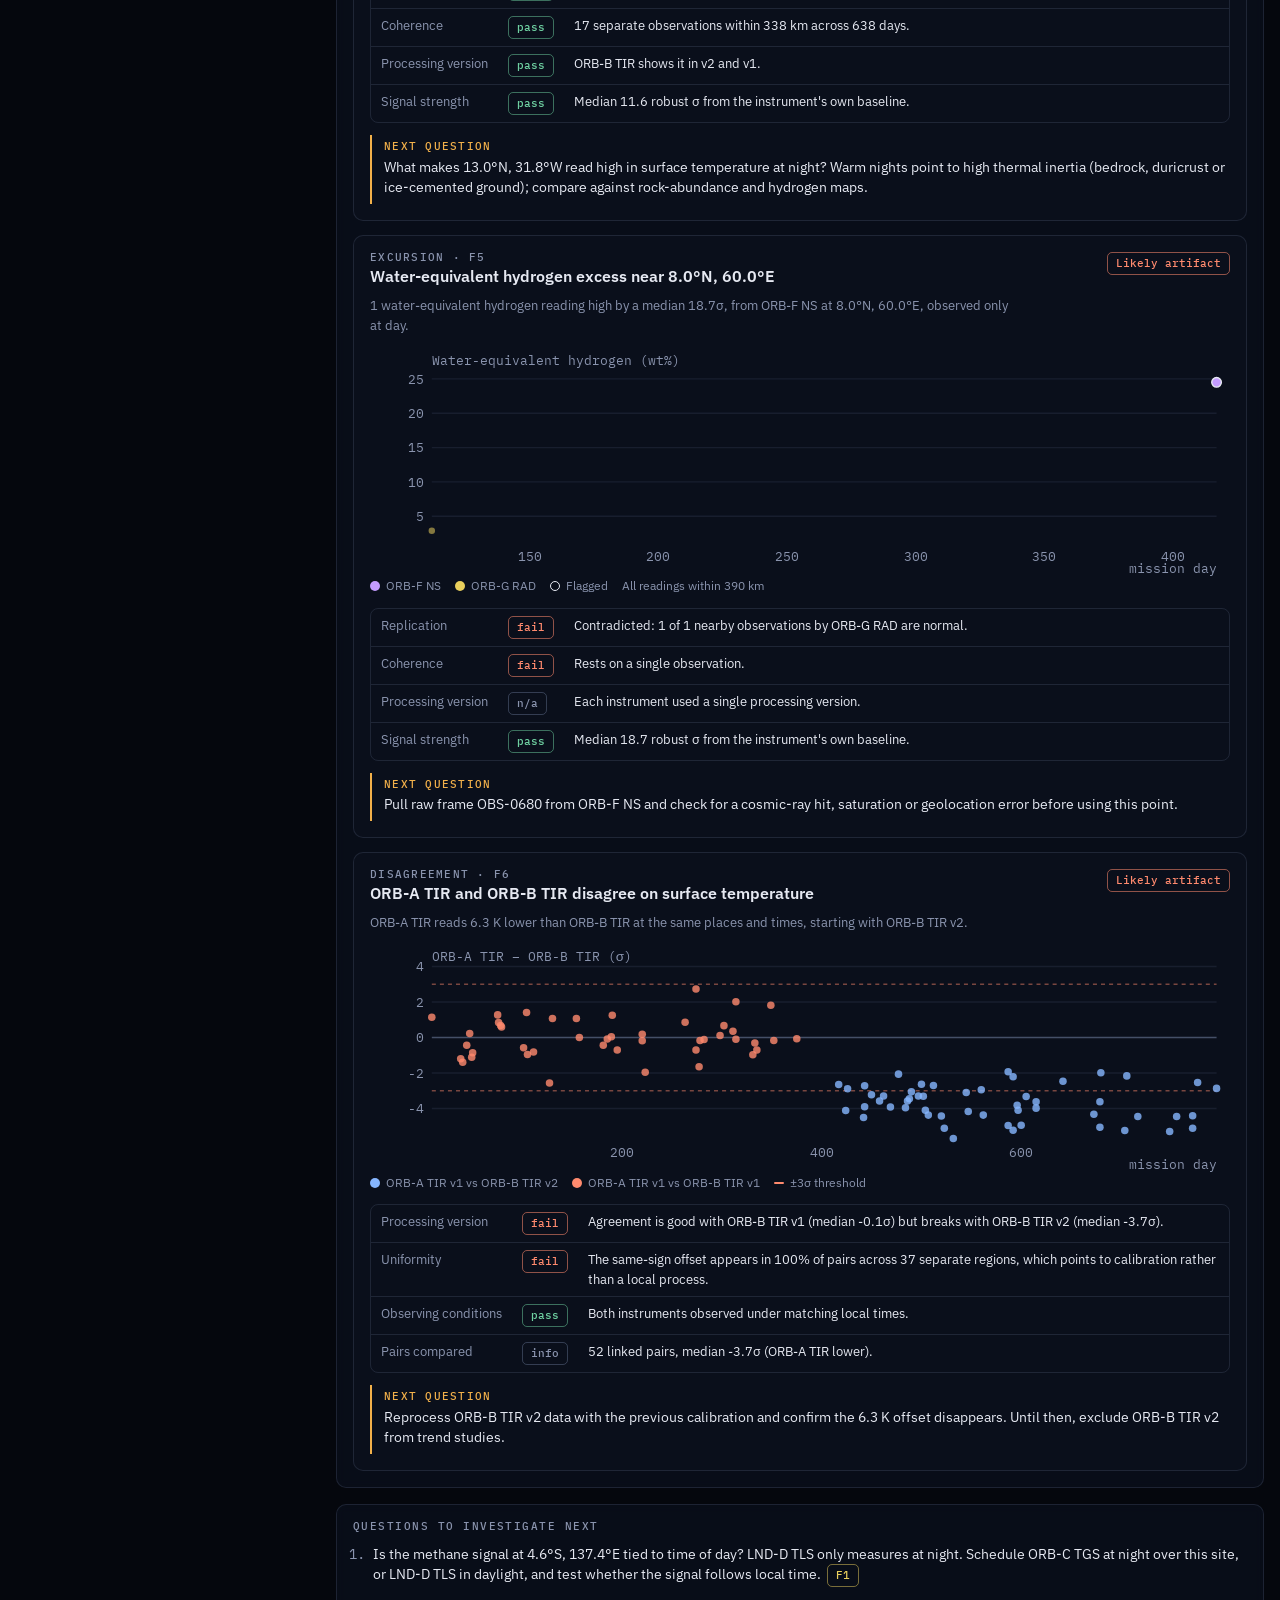
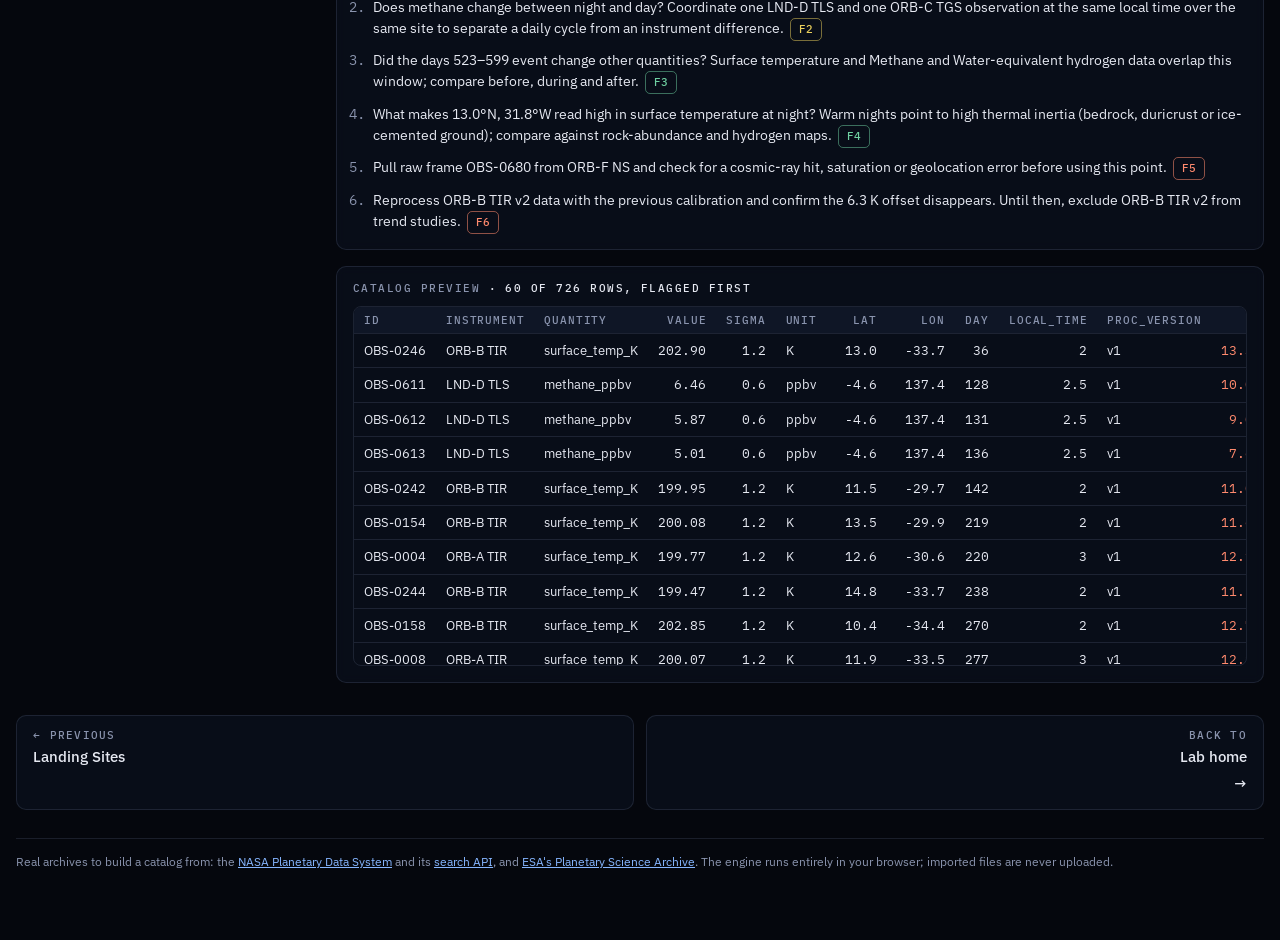
<file: discovery.html>
<!doctype html>
<html lang="en">
<head>
<meta charset="utf-8">
<meta name="viewport" content="width=device-width, initial-scale=1, viewport-fit=cover">
<meta name="claude:viewport-fit-sides" content="cover">
<title>Discovery Engine</title>
<!-- share -->
<meta name="description" content="Cross-check measurements from different missions and test whether a surprising signal is a real discovery or a data glitch.">
<meta name="theme-color" content="#04060c">
<link rel="icon" href="favicon.svg" type="image/svg+xml">
<link rel="icon" href="favicon-32.png" sizes="32x32" type="image/png">
<link rel="apple-touch-icon" href="apple-touch-icon.png">
<meta property="og:type" content="website">
<meta property="og:site_name" content="Solar System Lab">
<meta property="og:title" content="Discovery Engine · Solar System Lab">
<meta property="og:description" content="Cross-check measurements from different missions and test whether a surprising signal is a real discovery or a data glitch.">
<meta property="og:url" content="https://shanshantanusingh113-max.github.io/kepler-orrery/discovery.html">
<meta property="og:image" content="https://shanshantanusingh113-max.github.io/kepler-orrery/og-image.jpg">
<meta property="og:image:width" content="1200">
<meta property="og:image:height" content="630">
<meta property="og:image:alt" content="Solar System Lab: a 3D solar system with the title The solar system, computed.">
<meta property="og:locale" content="en_IN">
<meta property="og:locale:alternate" content="hi_IN">
<meta name="twitter:card" content="summary_large_image">
<meta name="twitter:title" content="Discovery Engine · Solar System Lab">
<meta name="twitter:description" content="Cross-check measurements from different missions and test whether a surprising signal is a real discovery or a data glitch.">
<meta name="twitter:image" content="https://shanshantanusingh113-max.github.io/kepler-orrery/og-image.jpg">
<!-- /share -->
<link rel="preconnect" href="https://fonts.googleapis.com">
<link rel="stylesheet" href="https://fonts.googleapis.com/css2?family=IBM+Plex+Mono:wght@400;500&family=IBM+Plex+Sans:wght@400;500;600&family=Michroma&display=swap">
<link rel="stylesheet" href="lab.css">
<style>
.matrix td,.matrix th{text-align:center}
.matrix th:first-child,.matrix td:first-child{text-align:left}
.cell{display:inline-flex;flex-direction:column;align-items:center;gap:2px;min-width:64px;padding:4px 6px;border-radius:6px;font:500 12px/1.2 var(--f-mono)}
.cell small{font-size:10px;color:var(--muted);font-weight:400}
.finding{border:1px solid var(--line);border-radius:10px;padding:16px;display:flex;flex-direction:column;gap:12px;background:var(--surface)}
.finding header{display:flex;flex-wrap:wrap;justify-content:space-between;gap:8px 16px;align-items:flex-start}
.finding h3{margin:0;font-size:15.5px;font-weight:600;text-transform:none;letter-spacing:0;color:var(--fg);font-family:var(--f-body);text-wrap:balance}
.finding .sum{margin:0;color:var(--muted);font-size:13px;max-width:80ch}
.finding .kind{font:500 10.5px/1 var(--f-mono);letter-spacing:.12em;text-transform:uppercase;color:var(--muted);margin-bottom:6px}
.tests{width:100%;font-size:12.5px}
.tests td{white-space:normal;vertical-align:top}
.tests td:first-child{white-space:nowrap;color:var(--muted);width:1%}
.tests td:nth-child(2){width:1%;white-space:nowrap}
.q{border-left:2px solid var(--sun);padding:6px 0 6px 12px;font-size:13.5px}
.q b{font:500 10.5px/1 var(--f-mono);letter-spacing:.12em;color:var(--sun);display:block;margin-bottom:5px}
.qs{margin:0;padding-left:20px;display:flex;flex-direction:column;gap:10px;font-size:13.5px}
.qs li::marker{font-family:var(--f-mono);color:var(--muted)}
.qs .tag{font:500 10.5px/1 var(--f-mono);margin-left:6px}
.chart svg{width:100%;height:auto;display:block}
pre.tpl{margin:8px 0 0;padding:10px;border:1px solid var(--line);border-radius:7px;background:var(--surface2);font:400 11px/1.5 var(--f-mono);white-space:pre;overflow-x:auto;color:var(--fg)}
.fgrid{display:flex;flex-direction:column;gap:14px}
</style>
</head>
<body>
<nav class="nav"><div class="nav-in">
  <a class="mark" href="index.html">SOLAR SYSTEM LAB</a>
  <a class="tab" href="index.html">Home</a>
  <a class="tab" href="sky.html">Tonight's Sky</a>
  <a class="tab" href="orrery.html">Orrery</a>
  <a class="tab" href="marswalk.html">Marswalk</a>
  <a class="tab" href="anomaly.html">Anomaly Hunter</a>
  <a class="tab" href="mission.html">Mission Survival</a>
  <a class="tab" href="landing.html">Landing Sites</a>
  <a class="tab" href="discovery.html" aria-current="page">Discovery Engine</a>
</div></nav>

<main class="wrap">
  <div class="phead">
    <div>
      <div class="eyebrow">Tool 04 · Cross-mission reasoning</div>
      <h1>Discovery Engine</h1>
      <p>Links observations of the same quantity from different missions and instruments, finds excursions and disagreements, then tests each one: is it replicated, does it follow a processing version, is it confounded by when it was observed? Every finding ends with a specific question to investigate next.</p>
    </div>
  </div>

  <div class="layout">
    <aside class="stack">
      <div class="card">
        <h2>Catalog</h2>
        <div class="seg" id="srcSeg" role="group" aria-label="Catalog source">
          <button aria-pressed="true" data-src="sample">Sample catalog</button>
          <button aria-pressed="false" data-src="csv">Import CSV</button>
        </div>
        <div id="sampleBox" style="margin-top:12px">
          <p class="hint" style="margin-top:0">About 700 synthetic Mars observations from seven made-up instruments on orbiters, a lander and a rover. Hidden inside: a real dust storm, a real warm spot, a calibration change, a single bad frame and an unexplained methane signal.</p>
          <div class="btns" style="margin-top:10px"><button class="btn" id="btnNew">New catalog</button></div>
        </div>
        <div id="csvBox" hidden style="margin-top:12px">
          <div class="field"><input type="file" id="fileCsv" accept=".csv,text/csv"></div>
          <p class="hint" style="margin-top:0">One row per observation. Required columns:</p>
          <pre class="tpl" id="tpl">id,instrument,quantity,value,sigma,lat,lon,day,local_time,proc_version,unit
OBS-1,ORB-A TIR,surface_temp_K,203.4,1.2,12.1,-31.8,214,3,v1,K</pre>
          <div class="btns" style="margin-top:8px"><button class="btn" id="btnCopy">Copy template</button></div>
          <p class="hint" id="csvMsg"></p>
        </div>
      </div>
      <div class="card">
        <h2>Engine settings</h2>
        <div class="field"><label for="linkKm">Link distance <output id="linkKmV"></output></label><input type="range" id="linkKm" min="50" max="800" step="25" value="300"></div>
        <div class="field"><label for="zThr">Excursion threshold <output id="zThrV"></output></label><input type="range" id="zThr" min="3" max="10" step="0.5" value="5"></div>
        <div class="field"><label for="dThr">Disagreement threshold <output id="dThrV"></output></label><input type="range" id="dThr" min="1.5" max="6" step="0.25" value="3"></div>
        <p class="hint">Excursions use robust z-scores against the same instrument's own baseline: its site history for landers and rovers, or a robust latitude-trend fit for orbiters. Disagreements use the paired difference divided by the combined measurement error.</p>
      </div>
      <div class="card">
        <h2>How a verdict is reached</h2>
        <p class="hint" style="margin-top:0"><b style="color:var(--good)">Likely real</b> when independent instruments see it, it holds across processing versions, and it spans several observations.<br><b style="color:var(--alert)">Likely artifact</b> when it tracks a processing version, shows the same offset everywhere, or rests on one point that another instrument contradicts.<br><b style="color:var(--warn)">Unresolved</b> when the instruments that could confirm it never observed under the same conditions.</p>
      </div>
    </aside>

    <div class="stack">
      <div class="stats" id="stats"></div>
      <div class="card">
        <h2>Cross-mission links</h2>
        <div class="tablewrap"><table class="matrix" id="matrix"></table></div>
        <p class="hint">Each cell counts observation pairs of the same quantity within the link distance and time window. Color shows how well they agree: median |Δ| / combined error.</p>
      </div>
      <div class="card">
        <h2>Findings</h2>
        <div class="fgrid" id="findings"></div>
      </div>
      <div class="card">
        <h2>Questions to investigate next</h2>
        <ol class="qs" id="questions"></ol>
      </div>
      <div class="card">
        <h2>Catalog preview <b id="prevNote"></b></h2>
        <div class="tablewrap" style="max-height:360px"><table id="preview"></table></div>
      </div>
    </div>
  </div>

  <p class="foot">Real archives to build a catalog from: the <a href="https://pds.nasa.gov/" target="_blank" rel="noopener">NASA Planetary Data System</a> and its <a href="https://nasa-pds.github.io/pds-api/" target="_blank" rel="noopener">search API</a>, and <a href="https://psa.esa.int/" target="_blank" rel="noopener">ESA's Planetary Science Archive</a>. The engine runs entirely in your browser; imported files are never uploaded.</p>
</main>

<script src="lab.js"></script>
<script>
(function(){
"use strict";
const {$,rng,clamp,median,mad,fmt,pct,esc}=Lab;
const D2R=Math.PI/180, R2D=180/Math.PI, RM=3389.5;
const QTY={
  surface_temp_K:{label:'Surface temperature',unit:'K',win:20,lt:3},
  dust_tau:{label:'Dust optical depth',unit:'τ',win:5,lt:null},
  methane_ppbv:{label:'Methane',unit:'ppbv',win:30,lt:null},
  water_wt:{label:'Water-equivalent hydrogen',unit:'wt%',win:5000,lt:null}
};
const COLORS=['#f2b04a','#86b6ff','#6fd1a2','#ff8a6e','#c49cff','#e9cf5c','#8fd3e8','#d9a0b8','#b5b5b5'];
let src='sample', seed=11, rows=[], out=null;

const hav=(a1,o1,a2,o2)=>{ const dl=(a2-a1)*D2R, dn=(o2-o1)*D2R; const h=Math.sin(dl/2)**2+Math.cos(a1*D2R)*Math.cos(a2*D2R)*Math.sin(dn/2)**2; return 2*RM*Math.asin(Math.min(1,Math.sqrt(h))); };
const isDay=lt=>lt>=6&&lt<18;
const qcfg=q=>QTY[q]||{label:q,unit:(rows.find(r=>r.quantity===q)||{}).unit||'',win:30,lt:null};

/* ---------------- synthetic catalog ---------------- */
function makeCatalog(sd){
  const r=rng(sd), G=()=>Lab.gauss(r), out=[]; let id=0;
  const S={lat:-4.6,lon:137.4}, Hs={lat:12,lon:-32}, GL={lat:8,lon:60};
  const add=o=>out.push({id:'OBS-'+String(++id).padStart(4,'0'),...o});
  const near=(c,km)=>{ const d=km/RM*R2D*Math.sqrt(r()), a=r()*2*Math.PI; return {lat:c.lat+d*Math.cos(a),lon:c.lon+d*Math.sin(a)/Math.cos(c.lat*D2R)}; };
  const rnd=(la)=>({lat:-la+2*la*r(),lon:-180+360*r()});
  const Ls=day=>(day*360/668.6+100)%360;
  const tBase=(lat,lt)=>isDay(lt)?255-.55*Math.abs(lat):188-.4*Math.abs(lat);
  const hot=(p,lt)=>hav(p.lat,p.lon,Hs.lat,Hs.lon)<260&&!isDay(lt)?18:0;
  const storm=day=>day>=520&&day<=600;
  const tau=day=>storm(day)?2.6+.9*r():.55+.1*Math.sin(Ls(day)*D2R)+G()*.04;
  const A=[];
  for(let k=0;k<150;k++){ const p=k<12?near(Hs,220):rnd(60), day=Math.floor(r()*800), lt=k%2?3:15;
    add({instrument:'ORB-A TIR',quantity:'surface_temp_K',value:tBase(p.lat,lt)+hot(p,lt)+G()*1.2,sigma:1.2,unit:'K',...p,day,local_time:lt,proc_version:'v1'}); A.push({...p,day,lt}); }
  for(let k=0;k<160;k++){ let p,day,lt;
    if(k<90){ const a=A[k]; p=near(a,120); day=clamp(a.day+Math.round((r()-.5)*16),0,799); lt=a.lt===3?2:14; }
    else if(k<100){ p=near(Hs,220); day=Math.floor(r()*800); lt=k%2?2:14; }
    else { p=rnd(60); day=Math.floor(r()*800); lt=k%2?2:14; }
    const ver=day<400?'v1':'v2';
    add({instrument:'ORB-B TIR',quantity:'surface_temp_K',value:tBase(p.lat,lt)+hot(p,lt)+G()*1.2+(ver==='v2'?6:0),sigma:1.2,unit:'K',...p,day,local_time:lt,proc_version:ver}); }
  for(let k=0;k<80;k++){ const p=k<14?near(S,200):rnd(70); const day=k<4?524+k*20:Math.floor(r()*800);
    add({instrument:'ORB-A TIR',quantity:'dust_tau',value:tau(day),sigma:.06,unit:'τ',...p,day,local_time:15,proc_version:'v1'}); }
  for(let d=3;d<800;d+=8){ const p=near(S,3), day=d+Math.floor(r()*3);
    add({instrument:'RVR-E CAM',quantity:'dust_tau',value:tau(day),sigma:.05,unit:'τ',...p,day,local_time:12,proc_version:'v2'}); }
  for(let k=0;k<70;k++){ const p=k<24?near(S,250):rnd(70), day=Math.floor(r()*800);
    add({instrument:'ORB-C TGS',quantity:'methane_ppbv',value:Math.max(0,.02+G()*.02),sigma:.03,unit:'ppbv',...p,day,local_time:17.5,proc_version:'v3'}); }
  for(let d=5;d<800;d+=16){ const day=d+Math.floor(r()*4);
    add({instrument:'LND-D TLS',quantity:'methane_ppbv',value:.41+G()*.1,sigma:.1,unit:'ppbv',...S,day,local_time:2.5,proc_version:'v1'}); }
  [128,131,136,306,309,584,588,590,702].forEach(day=>add({instrument:'LND-D TLS',quantity:'methane_ppbv',value:5+2*r(),sigma:.6,unit:'ppbv',...S,day,local_time:2.5,proc_version:'v1'}));
  const wm=lat=>2+25*Math.max(0,(Math.abs(lat)-45)/45);
  const F=[];
  for(let k=0;k<60;k++){ const p=rnd(80), day=Math.floor(r()*800); F.push(p); add({instrument:'ORB-F NS',quantity:'water_wt',value:wm(p.lat)+G()*1,sigma:1.2,unit:'wt%',...p,day,local_time:12,proc_version:'v1'}); }
  add({instrument:'ORB-F NS',quantity:'water_wt',value:24.5,sigma:1.2,unit:'wt%',...GL,day:417,local_time:12,proc_version:'v1'});
  for(let k=0;k<46;k++){ const p=k<35?near(F[k],150):k===35?near(GL,80):rnd(80), day=Math.floor(r()*800);
    add({instrument:'ORB-G RAD',quantity:'water_wt',value:wm(p.lat)+G()*1.5,sigma:1.5,unit:'wt%',...p,day,local_time:12,proc_version:'v1'}); }
  out.forEach(o=>{ o.lat=+o.lat.toFixed(3); o.lon=+(((o.lon+540)%360)-180).toFixed(3); o.value=+o.value.toFixed(3); });
  return out;
}

/* ---------------- engine ---------------- */
function run(){
  const t0=performance.now(), KM=+$('linkKm').value, ZT=+$('zThr').value, DT=+$('dThr').value;
  const N=rows.length, instruments=[...new Set(rows.map(r=>r.instrument))].sort(), quantities=[...new Set(rows.map(r=>r.quantity))];
  const color={}; instruments.forEach((n,i)=>color[n]=COLORS[i%COLORS.length]);
  rows.forEach((r,i)=>{ r._i=i; r.z=0; r.flag=false; r.base=null; });
  // 1. links
  const links=[];
  for(let i=0;i<N;i++) for(let j=i+1;j<N;j++){
    const a=rows[i], b=rows[j]; if(a.quantity!==b.quantity||a.instrument===b.instrument) continue;
    const q=qcfg(a.quantity); if(Math.abs(a.day-b.day)>q.win) continue;
    if(q.lt!=null){ let d=Math.abs(a.local_time-b.local_time); d=Math.min(d,24-d); if(d>q.lt) continue; }
    if(Math.abs(a.lat-b.lat)>KM/RM*R2D) continue;
    const dist=hav(a.lat,a.lon,b.lat,b.lon); if(dist>KM) continue;
    const [x,y]=a.instrument<b.instrument?[a,b]:[b,a];
    links.push({a:x,b:y,q:a.quantity,dist,pz:(x.value-y.value)/Math.sqrt(x.sigma**2+y.sigma**2)});
  }
  // 2. excursions: each observation against its own instrument's baseline
  const byIQ={}; rows.forEach(r=>{ (byIQ[r.instrument+'|'+r.quantity]=byIQ[r.instrument+'|'+r.quantity]||[]).push(r); });
  Object.values(byIQ).forEach(list=>{
    const q=qcfg(list[0].quantity);
    // fixed-site instruments (lander, rover): compare against the site's own time series
    const c0=list[0], atSite=list.filter(o=>hav(o.lat,o.lon,c0.lat,c0.lon)<KM);
    if(atSite.length>=.8*list.length&&list.length>=10){
      list.forEach(r=>{ const ref=list.filter(o=>o!==r&&o.proc_version===r.proc_version&&(q.lt==null||isDay(o.local_time)===isDay(r.local_time)));
        if(ref.length<6) return; const vals=ref.map(o=>o.value), m=median(vals), s=Math.max(1.4826*mad(vals,m),r.sigma);
        r.base='site series'; r.ref=m; r.z=(r.value-m)/s; r.flag=Math.abs(r.z)>=ZT; });
      return;
    }
    // mapping instruments: robust latitude-trend fit per processing version and day/night class
    const sub={}; list.forEach(r=>{ const k=r.proc_version+'|'+(q.lt==null?'':isDay(r.local_time)); (sub[k]=sub[k]||[]).push(r); });
    Object.values(sub).forEach(g=>{
      if(g.length<8) return;
      const fit=robustLatFit(g);
      g.forEach((r,i)=>{ const s=Math.max(fit.s,r.sigma); r.base='latitude trend'; r.ref=fit.pred[i]; r.z=(r.value-fit.pred[i])/s; r.flag=Math.abs(r.z)>=ZT; });
    });
  });
  // group flagged observations
  const fl=rows.filter(r=>r.flag), parent=new Map(fl.map(r=>[r,r]));
  const find=x=>{ while(parent.get(x)!==x){ parent.set(x,parent.get(parent.get(x))); x=parent.get(x); } return x; };
  for(let i=0;i<fl.length;i++) for(let j=i+1;j<fl.length;j++){ const a=fl[i], b=fl[j]; if(a.quantity!==b.quantity) continue;
    if(hav(a.lat,a.lon,b.lat,b.lon)<=KM*1.3||(Math.abs(a.day-b.day)<=10&&Math.sign(a.z)===Math.sign(b.z))) parent.set(find(a),find(b)); }
  const groups={}; fl.forEach(r=>{ const k=find(r)._i; (groups[k]=groups[k]||[]).push(r); });
  const findings=[];
  Object.values(groups).forEach(g=>findings.push(testExcursion(g,ZT,KM)));
  // 3. disagreements between instrument pairs
  const pairKeys={}; links.forEach(l=>{ const k=l.q+'|'+l.a.instrument+'|'+l.b.instrument; (pairKeys[k]=pairKeys[k]||[]).push(l); });
  Object.values(pairKeys).forEach(ls=>{
    if(ls.length<4) return;
    const subsets=[{name:'all',ls}];
    ['a','b'].forEach(side=>{ const vs=[...new Set(ls.map(l=>l[side].proc_version))]; if(vs.length>1) vs.forEach(v=>subsets.push({name:side+':'+v,side,v,ls:ls.filter(l=>l[side].proc_version===v)})); });
    const hit=subsets.filter(s=>s.ls.length>=4&&Math.abs(median(s.ls.map(l=>l.pz)))>DT);
    if(hit.length) findings.push(testDisagreement(ls,subsets,DT,KM));
  });
  // order: unresolved first (most to learn), then real, then artifact
  const ord={unresolved:0,real:1,artifact:2};
  findings.sort((a,b)=>ord[a.verdict]-ord[b.verdict]||b.strength-a.strength);
  out={instruments,quantities,color,links,findings,ms:performance.now()-t0};
  render();
}

function robustLatFit(g){
  const basis=lat=>{ const a=Math.abs(lat); return [1,a/90,Math.max(0,a-30)/90,Math.max(0,a-50)/90,Math.max(0,a-65)/90]; };
  const X=g.map(r=>basis(r.lat)), y=g.map(r=>r.value), P=5;
  let w=new Array(g.length).fill(1), beta=new Array(P).fill(0), s=1;
  for(let it=0;it<8;it++){
    const A=[...Array(P)].map(()=>new Array(P+1).fill(0));
    for(let i=0;i<g.length;i++) for(let a=0;a<P;a++){ for(let b=0;b<P;b++) A[a][b]+=w[i]*X[i][a]*X[i][b]; A[a][P]+=w[i]*X[i][a]*y[i]; }
    for(let a=1;a<P;a++) A[a][a]+=1e-3*g.length;
    for(let c=0;c<P;c++){ let piv=c; for(let r=c+1;r<P;r++) if(Math.abs(A[r][c])>Math.abs(A[piv][c])) piv=r; [A[c],A[piv]]=[A[piv],A[c]];
      for(let r=0;r<P;r++){ if(r===c||!A[c][c]) continue; const f=A[r][c]/A[c][c]; for(let k=c;k<=P;k++) A[r][k]-=f*A[c][k]; } }
    beta=A.map((row,i)=>row[i]?row[P]/row[i]:0);
    const res=y.map((v,i)=>v-X[i].reduce((t,x,k)=>t+x*beta[k],0));
    s=1.4826*mad(res,median(res))||1e-6;
    w=res.map(r=>{ const u=Math.abs(r)/(1.5*s); return u<=1?1:1/u; });
  }
  return {pred:X.map(x=>x.reduce((t,v,k)=>t+v*beta[k],0)),s};
}
function lcls(list){ const d=list.some(r=>isDay(r.local_time)), n=list.some(r=>!isDay(r.local_time)); return d&&n?'mixed':d?'day':'night'; }
function where(list){ const la=median(list.map(r=>r.lat)), lo=median(list.map(r=>r.lon)); return `${Math.abs(la).toFixed(1)}°${la>=0?'N':'S'}, ${Math.abs(lo).toFixed(1)}°${lo>=0?'E':'W'}`; }
function regions(list,km){ const c=[]; list.forEach(r=>{ if(!c.some(x=>hav(x.lat,x.lon,r.lat,r.lon)<km)) c.push(r); }); return c.length; }

function testExcursion(g,ZT,KM){
  const q=qcfg(g[0].quantity), insts=[...new Set(g.map(r=>r.instrument))], sign=Math.sign(median(g.map(r=>r.z)));
  const days=g.map(r=>r.day), d0=Math.min(...days), d1=Math.max(...days);
  const spread=Math.max(...g.map(a=>Math.max(...g.map(b=>hav(a.lat,a.lon,b.lat,b.lon)))));
  const compact=spread<=KM*2.5;
  const tests=[]; let score=0, confound=false;
  // replication
  if(insts.length>=2){ tests.push(['Replication','pass',`Seen independently by ${insts.join(' and ')}.`]); score+=2; }
  else {
    const others=rows.filter(o=>o.quantity===g[0].quantity&&o.instrument!==insts[0]&&g.some(r=>Math.abs(o.day-r.day)<=q.win&&hav(o.lat,o.lon,r.lat,r.lon)<=KM));
    if(!others.length) tests.push(['Replication','n/a',`No other instrument observed ${q.label.toLowerCase()} here at the same time.`]);
    else {
      const calm=others.filter(o=>Math.abs(o.z)<2);
      if(calm.length/others.length>.6){
        const a=lcls(g), b=lcls(others);
        if(q.lt==null&&a!=='mixed'&&b!=='mixed'&&a!==b){ confound=true; tests.push(['Replication','conflict',`${others.length} nearby ${[...new Set(others.map(o=>o.instrument))].join(', ')} observations show nothing unusual, but they were all taken in the ${b} while ${insts[0]} saw the signal at ${a}.`]); }
        else { score-=2; tests.push(['Replication','fail',`Contradicted: ${calm.length} of ${others.length} nearby observations by ${[...new Set(others.map(o=>o.instrument))].join(', ')} are normal.`]); }
      } else { score+=1; tests.push(['Replication','pass',`Other instruments nearby also read high.`]); }
    }
  }
  // coherence
  if(g.length>=3){ score+=1; tests.push(['Coherence','pass',`${g.length} separate observations${compact?` within ${Math.round(spread)} km`:''} across ${d1-d0+1} days.`]); }
  else if(g.length===1){ score-=.5; tests.push(['Coherence','fail','Rests on a single observation.']); }
  else tests.push(['Coherence','weak','Only two observations.']);
  // processing version
  let vNote=null;
  insts.forEach(n=>{ const all=new Set(rows.filter(r=>r.instrument===n&&r.quantity===g[0].quantity).map(r=>r.proc_version)), fv=new Set(g.filter(r=>r.instrument===n).map(r=>r.proc_version));
    if(all.size>1){ if(fv.size>1){ score+=.5; vNote=['Processing version','pass',`${n} shows it in ${[...fv].join(' and ')}.`]; } else { score-=1; vNote=['Processing version','fail',`${n} shows it only in ${[...fv][0]}.`]; } } });
  tests.push(vNote||['Processing version','n/a','Each instrument used a single processing version.']);
  const strength=median(g.map(r=>Math.abs(r.z)));
  tests.push(['Signal strength',strength>=ZT*1.6?'pass':'weak',`Median ${fmt(strength,1)} robust σ from the instrument's own baseline.`]);
  if(strength>=ZT*1.6) score+=.5;
  const verdict=confound?'unresolved':score>=2?'real':score<=-1?'artifact':'unresolved';
  const dir=sign>0?'high':'low';
  const title=compact?`${q.label} ${sign>0?'excess':'deficit'} near ${where(g)}`:`Widespread ${q.label.toLowerCase()} ${sign>0?'rise':'drop'}, days ${d0}–${d1}`;
  const sum=`${g.length} ${q.label.toLowerCase()} reading${g.length>1?'s':''} ${dir} by a median ${fmt(strength,1)}σ, from ${insts.join(', ')}${compact?` at ${where(g)}`:` across ${regions(g,KM)} regions`}, observed ${lcls(g)==='mixed'?'by day and night':'only at '+lcls(g)}.`;
  // question
  let question;
  const other=rows.find(o=>o.quantity===g[0].quantity&&!insts.includes(o.instrument));
  if(verdict==='unresolved'&&confound){ const o2=[...new Set(rows.filter(o=>o.quantity===g[0].quantity&&!insts.includes(o.instrument)).map(o=>o.instrument))].join(' or ');
    question=`Is the ${q.label.toLowerCase()} signal at ${where(g)} tied to time of day? ${insts[0]} only measures at ${lcls(g)}. Schedule ${o2} at ${lcls(g)} over this site, or ${insts[0]} in daylight, and test whether the signal follows local time.`; }
  else if(verdict==='unresolved') question=`Can a second instrument observe ${where(g)} during days ${d0}–${d1}? Right now only ${insts.join(', ')} has data there.`;
  else if(verdict==='artifact') question=g.length===1?`Pull raw frame ${g[0].id} from ${g[0].instrument} and check for a cosmic-ray hit, saturation or geolocation error before using this point.`:`Reprocess the ${insts.join(', ')} data for days ${d0}–${d1} and check whether the excursion survives.`;
  else {
    const coQ=quantities().filter(x=>x!==g[0].quantity&&rows.some(o=>o.quantity===x&&o.day>=d0-10&&o.day<=d1+10&&(compact?g.some(r=>hav(o.lat,o.lon,r.lat,r.lon)<=KM):true)));
    question=compact?`What makes ${where(g)} read ${dir} in ${q.label.toLowerCase()}${lcls(g)!=='mixed'?' at '+lcls(g):''}? ${q.label==='Surface temperature'&&!isDay(g[0].local_time)?'Warm nights point to high thermal inertia (bedrock, duricrust or ice-cemented ground); compare against rock-abundance and hydrogen maps.':'Look for a surface or subsurface source in high-resolution imagery.'}`
      :`Did the days ${d0}–${d1} event change other quantities?${coQ.length?` ${coQ.map(x=>qcfg(x).label).join(' and ')} data overlap this window; compare before, during and after.`:''}`;
  }
  return {kind:'Excursion',title,sum,tests,verdict,question,strength,g,insts,compact,d0,d1,q:g[0].quantity};
}
function quantities(){ return [...new Set(rows.map(r=>r.quantity))]; }

function testDisagreement(ls,subsets,DT,KM){
  const A=ls[0].a.instrument, B=ls[0].b.instrument, q=qcfg(ls[0].q), pzs=ls.map(l=>l.pz), med=median(pzs);
  const tests=[]; let score=0, confound=false;
  const split=subsets.filter(s=>s.name!=='all'&&s.ls.length>=4);
  const bad=split.filter(s=>Math.abs(median(s.ls.map(l=>l.pz)))>DT), good=split.filter(s=>Math.abs(median(s.ls.map(l=>l.pz)))<1.5);
  let verLabel=null;
  if(bad.length&&good.length){ const s=bad[0], inst=s.side==='a'?A:B; verLabel=`${inst} ${s.v}`; score-=2;
    tests.push(['Processing version','fail',`Agreement is good with ${good.map(x=>(x.side==='a'?A:B)+' '+x.v).join(', ')} (median ${fmt(median(good[0].ls.map(l=>l.pz)),1)}σ) but breaks with ${verLabel} (median ${fmt(median(s.ls.map(l=>l.pz)),1)}σ).`]); }
  else tests.push(['Processing version',split.length?'pass':'n/a',split.length?'The offset does not depend on processing version.':'Both instruments used a single processing version.']);
  const worst=bad.length?bad[0].ls:ls, wm=median(worst.map(l=>l.pz));
  const same=worst.filter(l=>Math.sign(l.pz)===Math.sign(wm)).length/worst.length, nreg=regions(worst.map(l=>l.a),KM*1.5);
  if(same>=.85&&nreg>=3){ score-=1; tests.push(['Uniformity','fail',`The same-sign offset appears in ${pct(same)} of pairs across ${nreg} separate regions, which points to calibration rather than a local process.`]); }
  else if(nreg===1){ score+=.5; tests.push(['Uniformity','local',`All disagreeing pairs come from one region, so a local process is possible.`]); }
  else tests.push(['Uniformity','mixed',`Offsets vary in sign or place (${pct(same)} same sign, ${nreg} regions).`]);
  const ca=lcls(worst.map(l=>l.a)), cb=lcls(worst.map(l=>l.b));
  if(q.lt==null&&ca!=='mixed'&&cb!=='mixed'&&ca!==cb){ confound=true; tests.push(['Observing conditions','conflict',`${A} observed only at ${ca}, ${B} only at ${cb}. A real day–night cycle would look exactly like this disagreement.`]); }
  else tests.push(['Observing conditions','pass','Both instruments observed under matching local times.']);
  tests.push(['Pairs compared','info',`${worst.length} linked pairs, median ${fmt(wm,1)}σ (${A} ${wm>0?'higher':'lower'}).`]);
  const verdict=confound?'unresolved':score<=-1?'artifact':score>=1?'real':'unresolved';
  const diff=median(worst.map(l=>l.a.value-l.b.value));
  const title=`${A} and ${B} disagree on ${q.label.toLowerCase()}`;
  const sum=`${A} reads ${fmt(Math.abs(diff),q.unit==='K'?1:2)} ${q.unit} ${diff>0?'higher':'lower'} than ${B} at the same places and times${verLabel?`, starting with ${verLabel}`:''}.`;
  let question;
  if(verdict==='artifact'&&verLabel) question=`Reprocess ${verLabel} data with the previous calibration and confirm the ${fmt(Math.abs(diff),1)} ${q.unit} offset disappears. Until then, exclude ${verLabel} from trend studies.`;
  else if(verdict==='artifact') question=`Cross-calibrate ${A} and ${B} over a stable reference site; the offset is too uniform to be geophysical.`;
  else if(confound) question=`Does ${q.label.toLowerCase()} change between ${ca} and ${cb}? Coordinate one ${A} and one ${B} observation at the same local time over the same site to separate a daily cycle from an instrument difference.`;
  else question=`Which instrument is right? Find a third dataset of ${q.label.toLowerCase()} over the same region to break the tie.`;
  return {kind:'Disagreement',title,sum,tests,verdict,question,strength:Math.abs(wm),ls:worst,A,B,q:ls[0].q,verLabel};
}

/* ---------------- render ---------------- */
const VERD={real:['Likely real','good'],artifact:['Likely artifact','bad'],unresolved:['Unresolved','warn']};
const RES={pass:'good',fail:'bad',conflict:'warn',weak:'warn',local:'info',mixed:'',info:'','n/a':''};
function render(){
  const {instruments,links,findings,color}=out;
  const n={real:0,artifact:0,unresolved:0}; findings.forEach(f=>n[f.verdict]++);
  $('stats').innerHTML=[
    ['Observations',rows.length,`${quantities().length} quantities`],
    ['Instruments',instruments.length,'on '+new Set(rows.map(r=>r.instrument.split(' ')[0])).size+' platforms'],
    ['Cross-links',links.length,`${Math.round(out.ms)} ms to build and test`],
    ['Findings',findings.length,`${n.real} real · ${n.artifact} artifact · ${n.unresolved} open`]
  ].map(s=>`<div class="stat"><div class="k">${s[0]}</div><div class="n">${s[1]}</div><div class="s">${s[2]}</div></div>`).join('');
  // matrix
  const cell=(a,b)=>{ const ls=links.filter(l=>(l.a.instrument===a&&l.b.instrument===b)||(l.a.instrument===b&&l.b.instrument===a));
    if(!ls.length) return '<td><span class="cell" style="color:var(--muted)">·</span></td>';
    const m=median(ls.map(l=>Math.abs(l.pz))), t=clamp((m-1)/3,0,1);
    const bg=`rgba(${Math.round(111+(255-111)*t)},${Math.round(209+(138-209)*t)},${Math.round(162+(110-162)*t)},.18)`;
    return `<td><span class="cell" style="background:${bg}">${ls.length}<small>${fmt(m,1)}σ · ${esc(qcfg(ls[0].q).label.split(' ')[0].toLowerCase())}</small></span></td>`; };
  $('matrix').innerHTML=`<thead><tr><th></th>${instruments.map(i=>`<th><span style="color:${color[i]}">●</span> ${esc(i)}</th>`).join('')}</tr></thead><tbody>${instruments.map(a=>`<tr><th><span style="color:${color[a]}">●</span> ${esc(a)}</th>${instruments.map(b=>a===b?'<td></td>':cell(a,b)).join('')}</tr>`).join('')}</tbody>`;
  // findings
  $('findings').innerHTML=findings.length?findings.map((f,i)=>`<article class="finding">
    <header><div style="min-width:0"><div class="kind">${f.kind} · F${i+1}</div><h3>${esc(f.title)}</h3></div><span class="pill ${VERD[f.verdict][1]}">${VERD[f.verdict][0]}</span></header>
    <p class="sum">${esc(f.sum)}</p>
    <div class="chart" id="fc${i}"></div>
    <div class="tablewrap"><table class="tests"><tbody>${f.tests.map(t=>`<tr><td>${esc(t[0])}</td><td><span class="pill ${RES[t[1]]||''}">${esc(t[1])}</span></td><td>${esc(t[2])}</td></tr>`).join('')}</tbody></table></div>
    <div class="q"><b>NEXT QUESTION</b>${esc(f.question)}</div></article>`).join('')
    :'<p class="empty">No excursions or disagreements at these thresholds. Lower them to look for weaker signals.</p>';
  findings.forEach((f,i)=>$('fc'+i).innerHTML=f.kind==='Excursion'?chartEx(f):chartDis(f));
  // questions
  $('questions').innerHTML=findings.map((f,i)=>`<li>${esc(f.question)}<span class="tag pill ${VERD[f.verdict][1]}">F${i+1}</span></li>`).join('')||'<li class="empty">No open questions.</li>';
  // preview
  const cols=['id','instrument','quantity','value','sigma','unit','lat','lon','day','local_time','proc_version'];
  const show=rows.slice().sort((a,b)=>(b.flag-a.flag)||a.day-b.day).slice(0,60);
  $('prevNote').textContent=` · ${show.length} of ${rows.length} rows, flagged first`;
  $('preview').innerHTML=`<thead><tr>${cols.map(c=>`<th class="${['value','sigma','lat','lon','day','local_time'].includes(c)?'num':''}">${c}</th>`).join('')}<th class="num">z</th></tr></thead><tbody>${show.map(r=>`<tr>${cols.map(c=>`<td class="${typeof r[c]==='number'?'num':''}">${esc(typeof r[c]==='number'?(Number.isInteger(r[c])?r[c]:r[c].toFixed(c==='value'?2:1)):r[c])}</td>`).join('')}<td class="num" style="color:${r.flag?'var(--alert)':'var(--muted)'}">${r.base?fmt(r.z,1):'—'}</td></tr>`).join('')}</tbody>`;
}
function axes(W,H,L,R,T,B,x0,x1,y0,y1,yl,xl){
  const X=v=>L+(W-L-R)*(v-x0)/(x1-x0||1), Y=v=>T+(H-T-B)*(1-(v-y0)/(y1-y0||1));
  let s=''; const yt=niceTicks(y0,y1,4), xt=niceTicks(x0,x1,5);
  yt.forEach(v=>{ s+=`<line x1="${L}" x2="${W-R}" y1="${Y(v)}" y2="${Y(v)}" stroke="rgba(150,168,210,.1)"/><text x="${L-6}" y="${Y(v)+3.5}" text-anchor="end" font-size="10" fill="#8a94ae">${+v.toFixed(2)}</text>`; });
  xt.forEach(v=>{ s+=`<text x="${X(v)}" y="${H-B+14}" text-anchor="middle" font-size="10" fill="#8a94ae">${+v.toFixed(0)}</text>`; });
  s+=`<text x="${W-R}" y="${H-3}" text-anchor="end" font-size="10" fill="#8a94ae">${xl}</text><text x="${L}" y="${T-4}" font-size="10" fill="#8a94ae">${esc(yl)}</text>`;
  return {s,X,Y};
}
function niceTicks(a,b,n){ const span=b-a||1, step0=span/n, mag=Math.pow(10,Math.floor(Math.log10(step0))), f=step0/mag, step=(f<1.5?1:f<3?2:f<7?5:10)*mag, out=[]; for(let v=Math.ceil(a/step)*step;v<=b+1e-9;v+=step) out.push(v); return out; }
function chartEx(f){
  const KM=+$('linkKm').value, q=qcfg(f.q);
  let pts=rows.filter(o=>o.quantity===f.q);
  if(f.compact) pts=pts.filter(o=>f.g.some(r=>hav(o.lat,o.lon,r.lat,r.lon)<=KM*1.3));
  else pts=pts.filter(o=>o.day>=f.d0-80&&o.day<=f.d1+80);
  if(!pts.length) return '';
  const W=640,H=170,L=46,R=10,T=16,B=26, xs=pts.map(p=>p.day), ys=pts.map(p=>p.value);
  let y0=Math.min(...ys), y1=Math.max(...ys); const pad=(y1-y0)*.08||1; y0-=pad; y1+=pad;
  const ax=axes(W,H,L,R,T,B,Math.min(...xs),Math.max(...xs),y0,y1,`${q.label} (${q.unit})`,'mission day');
  let s=`<svg viewBox="0 0 ${W} ${H}" role="img" aria-label="${esc(f.title)}">${ax.s}`;
  if(!f.compact) s+=`<rect x="${ax.X(f.d0)}" y="${T}" width="${Math.max(2,ax.X(f.d1)-ax.X(f.d0))}" height="${H-T-B}" fill="rgba(242,176,74,.08)"/>`;
  pts.forEach(p=>{ s+=`<circle cx="${ax.X(p.day).toFixed(1)}" cy="${ax.Y(p.value).toFixed(1)}" r="${p.flag?3.6:2.4}" fill="${out.color[p.instrument]}" fill-opacity="${p.flag?1:.55}" ${p.flag?'stroke="#e6e9f2" stroke-width="1"':''}/>`; });
  s+='</svg>';
  const insts=[...new Set(pts.map(p=>p.instrument))];
  return s+`<div class="legend">${insts.map(i=>`<span><i style="background:${out.color[i]};border-radius:50%"></i>${esc(i)}</span>`).join('')}<span><i style="background:transparent;border:1.5px solid #e6e9f2;border-radius:50%"></i>Flagged</span><span>${f.compact?'All readings within '+Math.round(KM*1.3)+' km':'All readings in the window'}</span></div>`;
}
function chartDis(f){
  const DT=+$('dThr').value, ls=f.ls, xs=ls.map(l=>l.a.day), ys=ls.map(l=>l.pz);
  const all=out.links.filter(l=>l.a.instrument===f.A&&l.b.instrument===f.B&&l.q===f.q);
  const W=640,H=170,L=46,R=10,T=16,B=26;
  let y0=Math.min(-DT-1,...all.map(l=>l.pz)), y1=Math.max(DT+1,...all.map(l=>l.pz));
  const ax=axes(W,H,L,R,T,B,Math.min(...all.map(l=>l.a.day)),Math.max(...all.map(l=>l.a.day)),y0,y1,`${f.A} − ${f.B} (σ)`,'mission day');
  let s=`<svg viewBox="0 0 ${W} ${H}" role="img" aria-label="${esc(f.title)}">${ax.s}`;
  [DT,-DT].forEach(v=>s+=`<line x1="${L}" x2="${W-R}" y1="${ax.Y(v)}" y2="${ax.Y(v)}" stroke="rgba(255,138,110,.45)" stroke-dasharray="3 3"/>`);
  s+=`<line x1="${L}" x2="${W-R}" y1="${ax.Y(0)}" y2="${ax.Y(0)}" stroke="rgba(150,168,210,.35)"/>`;
  const vers=[...new Set(all.map(l=>l.a.proc_version+'/'+l.b.proc_version))], vc=['#86b6ff','#ff8a6e','#6fd1a2','#e9cf5c'];
  all.forEach(l=>{ const k=vers.indexOf(l.a.proc_version+'/'+l.b.proc_version); s+=`<circle cx="${ax.X(l.a.day).toFixed(1)}" cy="${ax.Y(l.pz).toFixed(1)}" r="2.8" fill="${vc[k%4]}" fill-opacity=".8"/>`; });
  s+='</svg>';
  return s+`<div class="legend">${vers.map((v,k)=>`<span><i style="background:${vc[k%4]};border-radius:50%"></i>${esc(f.A)} ${esc(v.split('/')[0])} vs ${esc(f.B)} ${esc(v.split('/')[1])}</span>`).join('')}<span><i style="background:#ff8a6e;height:2px"></i>±${DT}σ threshold</span></div>`;
}

/* ---------------- CSV ---------------- */
function parseCSV(text){
  const lines=text.replace(/\r/g,'').split('\n').filter(l=>l.trim());
  const split=l=>{ const o=[]; let cur='',inQ=false; for(let i=0;i<l.length;i++){ const ch=l[i]; if(ch==='"'){ if(inQ&&l[i+1]==='"'){cur+='"';i++;} else inQ=!inQ; } else if(ch===','&&!inQ){ o.push(cur); cur=''; } else cur+=ch; } o.push(cur); return o.map(s=>s.trim()); };
  const head=split(lines[0]).map(h=>h.toLowerCase()), need=['instrument','quantity','value','sigma','lat','lon','day'];
  const miss=need.filter(n=>!head.includes(n)); if(miss.length) throw new Error('Missing column'+(miss.length>1?'s':'')+': '+miss.join(', ')+'.');
  const outR=[]; let bad=0;
  for(let i=1;i<lines.length;i++){ const c=split(lines[i]), o={}; head.forEach((h,k)=>o[h]=c[k]);
    const num=['value','sigma','lat','lon','day','local_time'].map(k=>[k,parseFloat(o[k])]);
    if(num.slice(0,5).some(([k,v])=>!Number.isFinite(v))){ bad++; continue; }
    const r={id:o.id||'ROW-'+i,instrument:o.instrument,quantity:o.quantity,unit:o.unit||'',proc_version:o.proc_version||'v1'};
    num.forEach(([k,v])=>r[k]=Number.isFinite(v)?v:12); if(r.sigma<=0) r.sigma=1e-6; outR.push(r); }
  if(!outR.length) throw new Error('No usable rows found.');
  return {rows:outR,bad};
}

/* ---------------- UI ---------------- */
const fm={linkKm:v=>v+' km',zThr:v=>v.toFixed(1)+' σ',dThr:v=>v.toFixed(2)+' σ'};
let deb=null;
Object.keys(fm).forEach(id=>{ const el=$(id),o=$(id+'V'); const upd=()=>o.textContent=fm[id](+el.value); upd(); el.addEventListener('input',()=>{ upd(); clearTimeout(deb); deb=setTimeout(run,200); }); });
[...$('srcSeg').children].forEach(b=>b.onclick=()=>{ src=b.dataset.src; [...$('srcSeg').children].forEach(c=>c.setAttribute('aria-pressed',c===b));
  $('sampleBox').hidden=src!=='sample'; $('csvBox').hidden=src!=='csv'; if(src==='sample'){ rows=makeCatalog(seed); run(); } });
$('btnNew').onclick=()=>{ seed=Math.floor(Math.random()*1e6); rows=makeCatalog(seed); run(); };
$('btnCopy').onclick=()=>{ const t=$('tpl').textContent; const done=()=>{ $('btnCopy').textContent='Copied'; setTimeout(()=>$('btnCopy').textContent='Copy template',1400); };
  if(navigator.clipboard&&navigator.clipboard.writeText) navigator.clipboard.writeText(t).then(done,()=>sel()); else sel();
  function sel(){ const r=document.createRange(); r.selectNodeContents($('tpl')); const s=getSelection(); s.removeAllRanges(); s.addRange(r); $('btnCopy').textContent='Selected, press Ctrl+C'; } };
$('fileCsv').onchange=async()=>{ const f=$('fileCsv').files[0]; if(!f) return;
  try{ const {rows:r,bad}=parseCSV(await f.text()); rows=r; $('csvMsg').style.color=''; $('csvMsg').textContent=`Loaded ${r.length} rows from ${f.name}${bad?`; skipped ${bad} with missing numbers`:''}.`; run(); }
  catch(e){ $('csvMsg').style.color='var(--alert)'; $('csvMsg').textContent=e.message; } };
rows=makeCatalog(seed); run();
})();
</script>
</body>
</html>
</file>
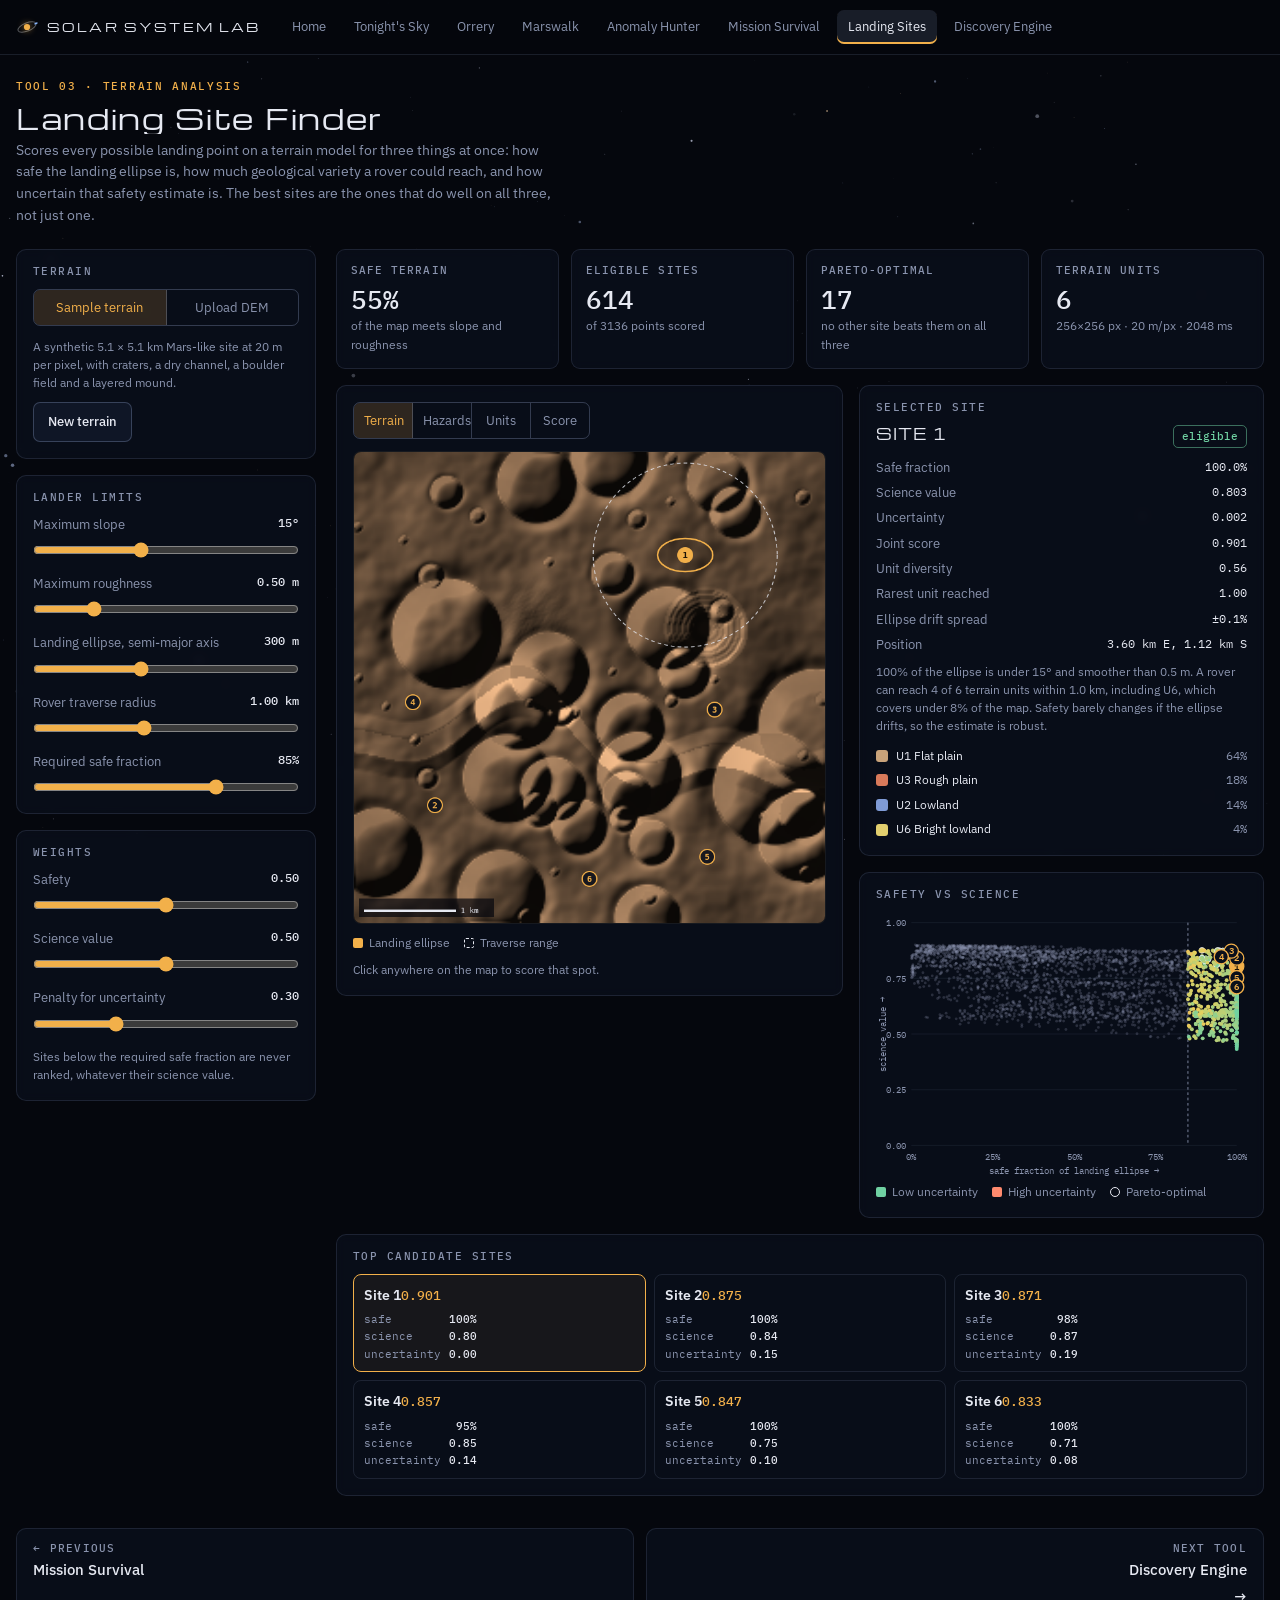
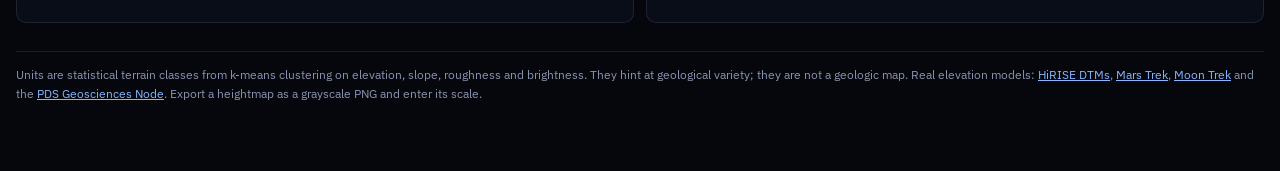
<file: landing.html>
<!doctype html>
<html lang="en">
<head>
<meta charset="utf-8">
<meta name="viewport" content="width=device-width, initial-scale=1, viewport-fit=cover">
<meta name="claude:viewport-fit-sides" content="cover">
<title>Landing Site Finder</title>
<!-- share -->
<meta name="description" content="Score every landing spot on a terrain map for safety, science value and uncertainty at the same time.">
<meta name="theme-color" content="#04060c">
<link rel="icon" href="favicon.svg" type="image/svg+xml">
<link rel="icon" href="favicon-32.png" sizes="32x32" type="image/png">
<link rel="apple-touch-icon" href="apple-touch-icon.png">
<meta property="og:type" content="website">
<meta property="og:site_name" content="Solar System Lab">
<meta property="og:title" content="Landing Sites · Solar System Lab">
<meta property="og:description" content="Score every landing spot on a terrain map for safety, science value and uncertainty at the same time.">
<meta property="og:url" content="https://shanshantanusingh113-max.github.io/kepler-orrery/landing.html">
<meta property="og:image" content="https://shanshantanusingh113-max.github.io/kepler-orrery/og-image.jpg">
<meta property="og:image:width" content="1200">
<meta property="og:image:height" content="630">
<meta property="og:image:alt" content="Solar System Lab: a 3D solar system with the title The solar system, computed.">
<meta property="og:locale" content="en_IN">
<meta property="og:locale:alternate" content="hi_IN">
<meta name="twitter:card" content="summary_large_image">
<meta name="twitter:title" content="Landing Sites · Solar System Lab">
<meta name="twitter:description" content="Score every landing spot on a terrain map for safety, science value and uncertainty at the same time.">
<meta name="twitter:image" content="https://shanshantanusingh113-max.github.io/kepler-orrery/og-image.jpg">
<!-- /share -->
<link rel="preconnect" href="https://fonts.googleapis.com">
<link rel="stylesheet" href="https://fonts.googleapis.com/css2?family=IBM+Plex+Mono:wght@400;500&family=IBM+Plex+Sans:wght@400;500;600&family=Michroma&display=swap">
<link rel="stylesheet" href="lab.css">
<style>
.mapgrid{display:grid;grid-template-columns:minmax(0,1.25fr) minmax(0,1fr);gap:16px;align-items:start}
@media (max-width:1100px){.mapgrid{grid-template-columns:1fr}}
#map{cursor:crosshair}
.cands{list-style:none;margin:0;padding:0;display:grid;grid-template-columns:repeat(3,minmax(0,1fr));gap:8px}
@media (max-width:700px){.cands{grid-template-columns:repeat(2,minmax(0,1fr))}}
.cands button{width:100%;text-align:left;background:none;border:1px solid var(--line);border-radius:8px;padding:10px;cursor:pointer;display:flex;flex-direction:column;gap:6px}
.cands button:hover{border-color:var(--line2)}
.cands button[aria-pressed="true"]{border-color:var(--sun);background:rgba(242,176,74,.06)}
.cands .t{display:flex;justify-content:space-between;align-items:baseline;font-weight:600}
.cands .t span{font:500 13px/1 var(--f-mono);color:var(--sun)}
.cands .m{display:grid;grid-template-columns:auto 1fr;gap:3px 8px;font:400 11px/1.3 var(--f-mono);color:var(--muted)}
.cands .m b{font-weight:500;color:var(--fg);text-align:right}
.detail dl{margin:0;display:grid;grid-template-columns:auto 1fr;gap:6px 12px;font-size:12.5px}
.detail dt{color:var(--muted)} .detail dd{margin:0;text-align:right;font-family:var(--f-mono);font-size:12px}
.units{display:flex;flex-direction:column;gap:6px;margin-top:12px}
.unit{display:grid;grid-template-columns:12px minmax(0,1fr) 46px;gap:8px;align-items:center;font-size:12px}
.unit i{width:12px;height:12px;border-radius:3px}
.unit span:last-child{font-family:var(--f-mono);text-align:right;color:var(--muted)}
.chart svg{width:100%;height:auto;display:block}
</style>
</head>
<body>
<nav class="nav"><div class="nav-in">
  <a class="mark" href="index.html">SOLAR SYSTEM LAB</a>
  <a class="tab" href="index.html">Home</a>
  <a class="tab" href="sky.html">Tonight's Sky</a>
  <a class="tab" href="orrery.html">Orrery</a>
  <a class="tab" href="marswalk.html">Marswalk</a>
  <a class="tab" href="anomaly.html">Anomaly Hunter</a>
  <a class="tab" href="mission.html">Mission Survival</a>
  <a class="tab" href="landing.html" aria-current="page">Landing Sites</a>
  <a class="tab" href="discovery.html">Discovery Engine</a>
</div></nav>

<main class="wrap">
  <div class="phead">
    <div>
      <div class="eyebrow">Tool 03 · Terrain analysis</div>
      <h1>Landing Site Finder</h1>
      <p>Scores every possible landing point on a terrain model for three things at once: how safe the landing ellipse is, how much geological variety a rover could reach, and how uncertain that safety estimate is. The best sites are the ones that do well on all three, not just one.</p>
    </div>
  </div>

  <div class="layout">
    <aside class="stack">
      <div class="card">
        <h2>Terrain</h2>
        <div class="seg" id="srcSeg" role="group" aria-label="Terrain source">
          <button aria-pressed="true" data-src="sample">Sample terrain</button>
          <button aria-pressed="false" data-src="upload">Upload DEM</button>
        </div>
        <div id="sampleBox" style="margin-top:12px">
          <p class="hint" style="margin-top:0">A synthetic 5.1 × 5.1 km Mars-like site at 20 m per pixel, with craters, a dry channel, a boulder field and a layered mound.</p>
          <div class="btns" style="margin-top:10px"><button class="btn" id="btnNew">New terrain</button></div>
        </div>
        <div id="uploadBox" hidden style="margin-top:12px">
          <div class="field"><span class="flabel">Heightmap (grayscale, white = high)</span><input type="file" id="fileDem" accept="image/*"></div>
          <div class="field"><span class="flabel">Optional orbital image of the same area</span><input type="file" id="fileImg" accept="image/*"></div>
          <div class="field"><label for="upScale">Meters per pixel (original)</label><input type="number" id="upScale" value="20" min="0.1" step="0.1"></div>
          <div class="field"><label for="upRange">Height range, black to white (m)</label><input type="number" id="upRange" value="400" min="1" step="1"></div>
        </div>
      </div>
      <div class="card">
        <h2>Lander limits</h2>
        <div class="field"><label for="slopeLim">Maximum slope <output id="slopeLimV"></output></label><input type="range" id="slopeLim" min="5" max="30" step="1" value="15"></div>
        <div class="field"><label for="roughLim">Maximum roughness <output id="roughLimV"></output></label><input type="range" id="roughLim" min="0.1" max="2" step="0.05" value="0.5"></div>
        <div class="field"><label for="ellA">Landing ellipse, semi-major axis <output id="ellAV"></output></label><input type="range" id="ellA" min="100" max="600" step="20" value="300"></div>
        <div class="field"><label for="trav">Rover traverse radius <output id="travV"></output></label><input type="range" id="trav" min="300" max="2000" step="50" value="1000"></div>
        <div class="field"><label for="minSafe">Required safe fraction <output id="minSafeV"></output></label><input type="range" id="minSafe" min="0.5" max="1" step="0.01" value="0.85"></div>
      </div>
      <div class="card">
        <h2>Weights</h2>
        <div class="field"><label for="wS">Safety <output id="wSV"></output></label><input type="range" id="wS" min="0" max="1" step="0.05" value="0.5"></div>
        <div class="field"><label for="wSci">Science value <output id="wSciV"></output></label><input type="range" id="wSci" min="0" max="1" step="0.05" value="0.5"></div>
        <div class="field"><label for="wU">Penalty for uncertainty <output id="wUV"></output></label><input type="range" id="wU" min="0" max="1" step="0.05" value="0.3"></div>
        <p class="hint">Sites below the required safe fraction are never ranked, whatever their science value.</p>
      </div>
    </aside>

    <div class="stack">
      <div class="stats" id="stats"></div>
      <div class="mapgrid">
        <div class="card">
          <div class="views" style="display:flex;justify-content:space-between;flex-wrap:wrap;gap:10px;margin-bottom:12px">
            <div class="seg" id="viewSeg" role="group" aria-label="Map layer">
              <button aria-pressed="true" data-v="terrain">Terrain</button>
              <button aria-pressed="false" data-v="slope">Hazards</button>
              <button aria-pressed="false" data-v="units">Units</button>
              <button aria-pressed="false" data-v="score">Score</button>
            </div>
          </div>
          <div class="viewport"><canvas id="map" width="768" height="768" aria-label="Terrain map with candidate landing sites"></canvas></div>
          <div class="legend" id="mapLegend" style="margin-top:10px"></div>
          <p class="hint">Click anywhere on the map to score that spot.</p>
        </div>
        <div class="stack">
          <div class="card detail" id="detail"><h2>Selected site</h2><div id="detailBody" class="empty">—</div></div>
          <div class="card chart">
            <h2>Safety vs science</h2>
            <div id="scatter"></div>
            <div class="legend" style="margin-top:6px"><span><i style="background:#6fd1a2"></i>Low uncertainty</span><span><i style="background:#ff8a6e"></i>High uncertainty</span><span><i style="background:transparent;border:1.5px solid #e6e9f2;border-radius:50%"></i>Pareto-optimal</span></div>
          </div>
        </div>
      </div>
      <div class="card">
        <h2>Top candidate sites</h2>
        <ol class="cands" id="cands"></ol>
      </div>
    </div>
  </div>

  <p class="foot">Units are statistical terrain classes from k-means clustering on elevation, slope, roughness and brightness. They hint at geological variety; they are not a geologic map. Real elevation models: <a href="https://www.uahirise.org/dtm/" target="_blank" rel="noopener">HiRISE DTMs</a>, <a href="https://trek.nasa.gov/mars/" target="_blank" rel="noopener">Mars Trek</a>, <a href="https://trek.nasa.gov/moon/" target="_blank" rel="noopener">Moon Trek</a> and the <a href="https://pds-geosciences.wustl.edu/" target="_blank" rel="noopener">PDS Geosciences Node</a>. Export a heightmap as a grayscale PNG and enter its scale.</p>
</main>

<script src="lab.js"></script>
<script>
(function(){
"use strict";
const {$,clamp,rng,noise,fmt,pct,esc}=Lab;
const D2R=Math.PI/180, R2D=180/Math.PI;
const UNIT_COLORS=['#c9a37a','#7f9bd6','#d97a5a','#79c4a8','#c98fd0','#e2cf6e','#8fb7c9','#b5b5b5'];
let src='sample', seed=3, view='terrain';
let T=null;   // terrain {W,H,px,h,alb,synthetic,name}
let M=null;   // derived maps {slope,rough,units,unitFrac,unitNames,K}
let C=null;   // candidates
let sel=null;

/* ---------------- synthetic terrain ---------------- */
function makeTerrain(sd){
  const W=256,H=256,px=20, r=rng(sd), n1=noise(sd+1,5,3), n2=noise(sd+2,4,6), n3=noise(sd+3,5,8);
  const h=new Float32Array(W*H), alb=new Float32Array(W*H);
  for(let y=0;y<H;y++) for(let x=0;x<W;x++){ const u=x/(W-1),v=y/(H-1),i=y*W+x; h[i]=240*n1(u,v)+14*n2(u,v); alb[i]=.42+.16*(n3(u,v)-.5); }
  // dry channel
  const cy0=60+r()*136, amp=18+r()*20, ph=r()*6, chW=7;
  for(let y=0;y<H;y++) for(let x=0;x<W;x++){
    const yc=cy0+amp*Math.sin(x/40+ph)+12*Math.sin(x/17+ph*2), d=Math.abs(y-yc), i=y*W+x;
    if(d<chW*2.2){ const t=d<chW?1:1-(d-chW)/(chW*1.2); h[i]-=34*clamp(t,0,1); if(d<chW*.9) alb[i]=.6+.05*(n3(x/W,y/H)-.5); }
  }
  // craters (log-uniform sizes)
  for(let k=0;k<55;k++){ const D=4+60*Math.pow(r(),2.6), cx=r()*W, cy=r()*H, R=D/2, depth=.2*D*px;
    for(let y=Math.max(0,Math.floor(cy-R*1.8));y<Math.min(H,cy+R*1.8);y++) for(let x=Math.max(0,Math.floor(cx-R*1.8));x<Math.min(W,cx+R*1.8);x++){
      const d=Math.hypot(x-cx,y-cy)/R, i=y*W+x;
      if(d<1) h[i]-=depth*(1-d*d*d*d)*.9; h[i]+=depth*.18*Math.exp(-Math.pow((d-1)/.22,2));
      if(d>1&&d<1.8) alb[i]+=.05*(1.8-d)/.8*(D>20?1:.4);
    } }
  // layered mound
  const mx=50+r()*156, my=50+r()*156, mR=20;
  for(let y=0;y<H;y++) for(let x=0;x<W;x++){ const d=Math.hypot(x-mx,y-my)/mR, i=y*W+x;
    if(d<1.15){ const base=70*clamp(1.15-d,0,1)/1.15; h[i]+=Math.floor(base/9)*9+ (base%9)*.25; alb[i]=.5+.1*Math.sin(base/4.5); } }
  // boulder field
  const bx=40+r()*176, by=40+r()*176, bR=22+r()*12, rb=rng(sd+9);
  for(let y=0;y<H;y++) for(let x=0;x<W;x++){ const d=Math.hypot(x-bx,y-by)/bR, i=y*W+x;
    if(d<1){ const w=1-d; h[i]+=(rb()-.5)*3.2*w; alb[i]-=.12*w; } }
  return {W,H,px,h,alb,synthetic:true,name:`synthetic site, seed ${sd}`};
}

/* ---------------- derived maps ---------------- */
function derive(){
  const {W,H,px,h,alb}=T, slope=new Float32Array(W*H), rough=new Float32Array(W*H), resid=new Float32Array(W*H);
  for(let y=0;y<H;y++) for(let x=0;x<W;x++){
    const i=y*W+x, xl=x>0?i-1:i, xr=x<W-1?i+1:i, yu=y>0?i-W:i, yd=y<H-1?i+W:i;
    const gx=(h[xr]-h[xl])/((xr-xl||1)*px), gy=(h[yd]-h[yu])/(((yd-yu)/W||1)*px);
    slope[i]=Math.atan(Math.hypot(gx,gy))*R2D;
    let s=0,n=0; for(let j=-1;j<=1;j++) for(let k=-1;k<=1;k++){ const xx=x+k,yy=y+j; if(xx>=0&&yy>=0&&xx<W&&yy<H){ s+=h[yy*W+xx]; n++; } }
    resid[i]=h[i]-s/n;
  }
  for(let y=0;y<H;y++) for(let x=0;x<W;x++){
    let s=0,s2=0,n=0; for(let j=-1;j<=1;j++) for(let k=-1;k<=1;k++){ const xx=x+k,yy=y+j; if(xx>=0&&yy>=0&&xx<W&&yy<H){ const v=resid[yy*W+xx]; s+=v; s2+=v*v; n++; } }
    rough[y*W+x]=Math.sqrt(Math.max(0,s2/n-(s/n)**2));
  }
  // k-means terrain units
  const K=6, F=alb?4:3, X=new Float32Array(W*H*F);
  const feats=[h,slope,rough.map(v=>Math.log(v+.02))]; if(alb) feats.push(alb);
  feats.forEach((f,k)=>{ const m=Lab.mean(f), s=Lab.std(f,m)||1; for(let i=0;i<W*H;i++) X[i*F+k]=(f[i]-m)/s; });
  const R=rng(17), cent=new Float32Array(K*F), lab=new Uint8Array(W*H);
  let first=Math.floor(R()*W*H); for(let k=0;k<F;k++) cent[k]=X[first*F+k];
  const dmin=new Float32Array(W*H).fill(Infinity);
  for(let c=1;c<K;c++){ let tot=0;
    for(let i=0;i<W*H;i++){ let d=0; for(let k=0;k<F;k++){ const e=X[i*F+k]-cent[(c-1)*F+k]; d+=e*e; } if(d<dmin[i]) dmin[i]=d; tot+=dmin[i]; }
    let pick=R()*tot, j=0; for(;j<W*H-1;j++){ pick-=dmin[j]; if(pick<=0) break; }
    for(let k=0;k<F;k++) cent[c*F+k]=X[j*F+k]; }
  for(let it=0;it<14;it++){
    const sum=new Float64Array(K*F), cnt=new Float64Array(K);
    for(let i=0;i<W*H;i++){ let best=0,bd=Infinity; for(let c=0;c<K;c++){ let d=0; for(let k=0;k<F;k++){ const e=X[i*F+k]-cent[c*F+k]; d+=e*e; } if(d<bd){bd=d;best=c;} } lab[i]=best; cnt[best]++; for(let k=0;k<F;k++) sum[best*F+k]+=X[i*F+k]; }
    for(let c=0;c<K;c++) if(cnt[c]) for(let k=0;k<F;k++) cent[c*F+k]=sum[c*F+k]/cnt[c];
  }
  // relabel by area, name by centroid
  const cnt=new Array(K).fill(0); for(let i=0;i<W*H;i++) cnt[lab[i]]++;
  const order=[...Array(K).keys()].sort((a,b)=>cnt[b]-cnt[a]), remap=new Uint8Array(K); order.forEach((c,j)=>remap[c]=j);
  for(let i=0;i<W*H;i++) lab[i]=remap[lab[i]];
  const unitFrac=order.map(c=>cnt[c]/(W*H));
  const names=order.map(c=>{
    const z=[...cent.slice(c*F,c*F+F)], parts=[];
    if(z[1]>.8) parts.push('steep'); else if(z[1]<-.6) parts.push('flat');
    if(z[2]>.8) parts.push('rough'); else if(z[2]<-.8) parts.push('smooth');
    if(F>3){ if(z[3]>.7) parts.push('bright'); else if(z[3]<-.7) parts.push('dark'); }
    const noun=z[0]>.7?'highland':z[0]<-.7?'lowland':'plain';
    return (parts.slice(0,2).join(', ')+' '+noun).trim().replace(/^./,ch=>ch.toUpperCase());
  });
  M={slope,rough,units:lab,unitFrac,unitNames:names,K};
}

/* ---------------- candidate scoring ---------------- */
function params(){ return {slopeLim:+$('slopeLim').value,roughLim:+$('roughLim').value,ellA:+$('ellA').value,trav:+$('trav').value,minSafe:+$('minSafe').value,wS:+$('wS').value,wSci:+$('wSci').value,wU:+$('wU').value}; }
function ellipseOffsets(a,b){ const o=[]; for(let y=-Math.ceil(b);y<=b;y++) for(let x=-Math.ceil(a);x<=a;x++) if((x/a)**2+(y/b)**2<=1) o.push([x,y]); return o; }
function circleOffsets(r){ const o=[]; for(let y=-Math.ceil(r);y<=r;y++) for(let x=-Math.ceil(r);x<=r;x++) if(x*x+y*y<=r*r) o.push([x,y]); return o; }
function scoreAt(cx,cy,P,ctx){
  const {W,H}=T, {safe,near,ellO,travO,eA,eB,rT}=ctx;
  const ellSafe=(ox,oy)=>{ let s=0,n=0; for(const [dx,dy] of ellO){ const x=cx+ox+dx,y=cy+oy+dy; if(x<0||y<0||x>=W||y>=H) continue; s+=safe[y*W+x]; n++; } return n?s/n:0; };
  const safety=ellSafe(0,0);
  const jit=[]; for(let k=0;k<8;k++){ const a=k*Math.PI/4; jit.push(ellSafe(Math.round(Math.cos(a)*eA*.5),Math.round(Math.sin(a)*eB*.5))); }
  jit.push(safety); const jm=jit.reduce((a,b)=>a+b,0)/jit.length, jsd=Math.sqrt(jit.reduce((a,b)=>a+(b-jm)**2,0)/jit.length);
  let nr=0,ne=0; for(const [dx,dy] of ellO){ const x=cx+dx,y=cy+dy; if(x<0||y<0||x>=W||y>=H) continue; nr+=near[y*W+x]; ne++; }
  const nearFrac=ne?nr/ne:0;
  const unc=clamp(jsd*3+nearFrac*.9,0,1);
  const counts=new Float64Array(M.K); let tot=0, contacts=0;
  for(const [dx,dy] of travO){ const x=cx+dx,y=cy+dy; if(x<1||y<1||x>=W-1||y>=H-1) continue; const i=y*W+x; if(M.slope[i]>25) continue;
    counts[M.units[i]]++; tot++; if(M.units[i]!==M.units[i+1]||M.units[i]!==M.units[i+W]) contacts++; }
  let ent=0; const present=[]; for(let u=0;u<M.K;u++){ if(!counts[u]) continue; const p=counts[u]/tot; ent-=p*Math.log(p); if(p>=.02) present.push(u); }
  const div=tot?ent/Math.log(M.K):0;
  const minG=Math.min(...M.unitFrac), rar=present.length?Math.max(...present.map(u=>-Math.log(M.unitFrac[u])))/-Math.log(minG):0;
  const con=clamp((tot?contacts/tot:0)/.12,0,1);
  const science=clamp(.45*div+.35*rar+.2*con,0,1);
  const ok=safety>=P.minSafe;
  const joint=(P.wS*safety+P.wSci*science-P.wU*unc)/Math.max(.05,P.wS+P.wSci);
  return {x:cx,y:cy,safety,science,unc,joint,ok,div,rar,con,nearFrac,jsd,counts,tot,present};
}
function evaluate(){
  const P=params(), {W,H,px}=T, t0=performance.now();
  const safe=new Uint8Array(W*H), near=new Uint8Array(W*H);
  for(let i=0;i<W*H;i++){ const s=M.slope[i], r=M.rough[i]; safe[i]=(s<P.slopeLim&&r<P.roughLim)?1:0; near[i]=(Math.abs(s-P.slopeLim)<2||Math.abs(r-P.roughLim)<P.roughLim*.2)?1:0; }
  const eA=Math.max(2,P.ellA/px), eB=eA*.6, rT=Math.max(4,P.trav/px);
  const ctx={safe,near,ellO:ellipseOffsets(eA,eB),travO:circleOffsets(rT),eA,eB,rT};
  const stride=Math.max(3,Math.round(Math.min(W,H)/64)), m=Math.ceil(eA)+1, list=[];
  for(let y=m;y<H-m;y+=stride) for(let x=m;x<W-m;x+=stride) list.push(scoreAt(x,y,P,ctx));
  // Pareto front on safety↑ science↑ uncertainty↓ (eligible sites)
  const el=list.filter(c=>c.ok);
  el.forEach(c=>{ c.pareto=!el.some(o=>o!==c&&o.safety>=c.safety&&o.science>=c.science&&o.unc<=c.unc&&(o.safety>c.safety||o.science>c.science||o.unc<c.unc)); });
  const sorted=[...el].sort((a,b)=>b.joint-a.joint), top=[];
  for(const c of sorted){ if(top.length>=6) break; if(top.some(t=>Math.hypot(t.x-c.x,t.y-c.y)<rT*.8)) continue; top.push(c); }
  top.forEach((c,i)=>c.rank=i+1);
  C={P,ctx,list,top,stride,safeFrac:Lab.mean(safe),ms:performance.now()-t0};
  if(!sel||!top.includes(sel)) sel=top[0]||null;
}

/* ---------------- drawing ---------------- */
const cv=$('map'), g=cv.getContext('2d'), off=document.createElement('canvas'), og=off.getContext('2d');
function hex(c){ return [parseInt(c.slice(1,3),16),parseInt(c.slice(3,5),16),parseInt(c.slice(5,7),16)]; }
function ramp(stops,t){ t=clamp(t,0,1)*(stops.length-1); const i=Math.min(Math.floor(t),stops.length-2), f=t-i, a=stops[i], b=stops[i+1]; return [a[0]+(b[0]-a[0])*f,a[1]+(b[1]-a[1])*f,a[2]+(b[2]-a[2])*f]; }
function drawMap(){
  if(!T||!M||!C) return;
  const {W,H,px,h,alb}=T; off.width=W; off.height=H;
  const img=og.createImageData(W,H), d=img.data, P=C.P;
  const ucol=UNIT_COLORS.map(hex);
  let scoreGrid=null;
  if(view==='score'){ scoreGrid=new Float32Array(W*H).fill(NaN); const s=C.stride;
    const js=C.list.map(c=>c.joint), lo=Math.min(...js), hi=Math.max(...js);
    for(const c of C.list) for(let y=c.y-s/2;y<c.y+s/2;y++) for(let x=c.x-s/2;x<c.x+s/2;x++){ const xx=Math.round(x),yy=Math.round(y); if(xx>=0&&yy>=0&&xx<W&&yy<H) scoreGrid[yy*W+xx]=c.ok?(c.joint-lo)/(hi-lo||1):-1; } }
  for(let y=0;y<H;y++) for(let x=0;x<W;x++){
    const i=y*W+x, xl=x>0?i-1:i, xr=x<W-1?i+1:i, yu=y>0?i-W:i, yd=y<H-1?i+W:i;
    const dzx=(h[xr]-h[xl])/(2*px), dzy=(h[yd]-h[yu])/(2*px);
    const shade=clamp(.62+(-dzx*.7-dzy*.7)*1.6,.08,1.15);
    const a=alb?alb[i]:.5;
    let c=[255*a*shade*1.25,205*a*shade*1.2,165*a*shade*1.1];
    if(view==='slope'){ const s=M.slope[i]; const bad=s>=P.slopeLim||M.rough[i]>=P.roughLim;
      const base=ramp([[40,90,70],[110,160,90],[220,200,90]],s/P.slopeLim); c=bad?(M.rough[i]>=P.roughLim&&s<P.slopeLim?[200,110,220]:[230,90,70]):base; c=c.map(v=>v*(.55+.45*shade)); }
    else if(view==='units'){ const u=ucol[M.units[i]]; c=u.map(v=>v*(.55+.45*shade)); }
    else if(view==='score'){ const v=scoreGrid[i]; const gray=110*shade; if(!(v>=0)) c=[gray*.6,gray*.6,gray*.65]; else c=ramp([[40,50,90],[60,130,170],[110,210,160],[242,200,90]],v).map(q=>q*(.6+.4*shade)); }
    d[i*4]=clamp(c[0],0,255); d[i*4+1]=clamp(c[1],0,255); d[i*4+2]=clamp(c[2],0,255); d[i*4+3]=255;
  }
  og.putImageData(img,0,0);
  const S=cv.width/W; g.imageSmoothingEnabled=true; g.drawImage(off,0,0,cv.width,cv.height);
  // selected ellipse + traverse
  if(sel){
    const {eA,eB,rT}=C.ctx;
    g.setLineDash([6,5]); g.strokeStyle='rgba(230,233,242,.85)'; g.lineWidth=1.5; g.beginPath(); g.arc(sel.x*S,sel.y*S,rT*S,0,Math.PI*2); g.stroke(); g.setLineDash([]);
    g.strokeStyle='#f2b04a'; g.lineWidth=2.5; g.beginPath(); g.ellipse(sel.x*S,sel.y*S,eA*S,eB*S,0,0,Math.PI*2); g.stroke();
  }
  g.font='600 14px "IBM Plex Mono",monospace'; g.textAlign='center'; g.textBaseline='middle';
  C.top.forEach(c=>{ const x=c.x*S,y=c.y*S, r=12;
    g.fillStyle=c===sel?'#f2b04a':'rgba(10,15,27,.85)'; g.strokeStyle='#f2b04a'; g.lineWidth=2; g.beginPath(); g.arc(x,y,r,0,Math.PI*2); g.fill(); g.stroke();
    g.fillStyle=c===sel?'#1a1206':'#f2b04a'; g.fillText(String(c.rank),x,y+1); });
  if(sel&&!sel.rank){ g.fillStyle='#e6e9f2'; g.beginPath(); g.arc(sel.x*S,sel.y*S,5,0,Math.PI*2); g.fill(); }
  // scale bar
  const barM=1000, barPx=barM/px*S, bx=16, by=cv.height-22;
  g.fillStyle='rgba(5,7,13,.7)'; g.fillRect(bx-8,by-18,barPx+70,30);
  g.fillStyle='#e6e9f2'; g.fillRect(bx,by,barPx,4); g.textAlign='left'; g.font='500 12px "IBM Plex Mono",monospace'; g.fillText('1 km',bx+barPx+8,by+3);
  // legend
  const L=$('mapLegend');
  if(view==='units') L.innerHTML=M.unitNames.map((n,u)=>`<span><i style="background:${UNIT_COLORS[u]}"></i>U${u+1} ${esc(n)} · ${pct(M.unitFrac[u])}</span>`).join('');
  else if(view==='slope') L.innerHTML=`<span><i style="background:#5a9a66"></i>Gentle</span><span><i style="background:#dcc85a"></i>Near the slope limit</span><span><i style="background:#e65a46"></i>Too steep</span><span><i style="background:#c86edc"></i>Too rough</span>`;
  else if(view==='score') L.innerHTML=`<span><i style="background:#28325a"></i>Low joint score</span><span><i style="background:#f2c85a"></i>High</span><span><i style="background:#555"></i>Fails required safe fraction</span>`;
  else L.innerHTML=`<span><i style="background:#f2b04a"></i>Landing ellipse</span><span><i style="background:transparent;border:1.5px dashed #e6e9f2"></i>Traverse range</span>`;
}
function drawScatter(){
  const W=420,H=300,L=40,R=12,Tp=12,B=36, X=v=>L+(W-L-R)*v, Y=v=>Tp+(H-Tp-B)*(1-v);
  let s=`<svg viewBox="0 0 ${W} ${H}" role="img" aria-label="Candidate sites by safety and science value">`;
  for(let i=0;i<=4;i++){ const v=i/4; s+=`<line x1="${X(0)}" x2="${X(1)}" y1="${Y(v)}" y2="${Y(v)}" stroke="rgba(150,168,210,.1)"/><text x="${L-6}" y="${Y(v)+4}" text-anchor="end" font-size="10" fill="#8a94ae">${v.toFixed(2)}</text><text x="${X(v)}" y="${H-20}" text-anchor="middle" font-size="10" fill="#8a94ae">${(v*100).toFixed(0)}%</text>`; }
  s+=`<line x1="${X(C.P.minSafe)}" x2="${X(C.P.minSafe)}" y1="${Tp}" y2="${H-B}" stroke="#8a94ae" stroke-dasharray="3 3"/>`;
  s+=`<text x="${(X(0)+X(1))/2}" y="${H-4}" text-anchor="middle" font-size="10.5" fill="#8a94ae">safe fraction of landing ellipse →</text>`;
  s+=`<text transform="translate(11 ${(Y(0)+Y(1))/2}) rotate(-90)" text-anchor="middle" font-size="10.5" fill="#8a94ae">science value →</text>`;
  const uc=v=>{ const c=ramp([[111,209,162],[233,207,92],[255,138,110]],v); return `rgb(${c.map(q=>q|0).join(',')})`; };
  C.list.forEach(c=>{ if(c.ok) return; s+=`<circle cx="${X(c.safety).toFixed(1)}" cy="${Y(c.science).toFixed(1)}" r="1.6" fill="rgba(138,148,174,.25)"/>`; });
  C.list.forEach(c=>{ if(!c.ok) return; s+=`<circle cx="${X(c.safety).toFixed(1)}" cy="${Y(c.science).toFixed(1)}" r="${c.pareto?3.2:2.2}" fill="${uc(c.unc)}" ${c.pareto?'stroke="#e6e9f2" stroke-width="1"':''}/>`; });
  C.top.forEach(c=>{ s+=`<circle cx="${X(c.safety)}" cy="${Y(c.science)}" r="8" fill="${c===sel?'#f2b04a':'#0a0f1b'}" stroke="#f2b04a" stroke-width="1.5"/><text x="${X(c.safety)}" y="${Y(c.science)+3.5}" text-anchor="middle" font-size="10" font-weight="600" fill="${c===sel?'#1a1206':'#f2b04a'}">${c.rank}</text>`; });
  if(sel&&!sel.rank) s+=`<circle cx="${X(sel.safety)}" cy="${Y(sel.science)}" r="5" fill="#e6e9f2"/>`;
  s+='</svg>'; $('scatter').innerHTML=s;
}
function renderDetail(){
  const c=sel, el=$('detailBody');
  if(!c){ el.className='empty'; el.textContent='No site meets the required safe fraction. Relax the lander limits or lower the requirement.'; return; }
  el.className='';
  const P=C.P, px=T.px, xm=(c.x*px/1000).toFixed(2), ym=(c.y*px/1000).toFixed(2);
  const reach=[...Array(M.K).keys()].filter(u=>c.counts[u]/c.tot>=.01).sort((a,b)=>c.counts[b]-c.counts[a]);
  const rare=c.present.filter(u=>M.unitFrac[u]<.08);
  let why=`${pct(c.safety)} of the ellipse is under ${P.slopeLim}° and smoother than ${P.roughLim} m. `;
  why+=`A rover can reach ${c.present.length} of ${M.K} terrain units within ${(P.trav/1000).toFixed(1)} km`;
  why+=rare.length?`, including ${rare.map(u=>'U'+(u+1)).join(' and ')}, which cover${rare.length===1?'s':''} under 8% of the map. `:'. ';
  why+=c.unc>.5?'The safety estimate is fragile: small shifts of the ellipse or DEM errors could change it.':c.unc>.25?'Safety holds moderately well if the ellipse drifts.':'Safety barely changes if the ellipse drifts, so the estimate is robust.';
  el.innerHTML=`<div style="display:flex;justify-content:space-between;align-items:baseline;margin-bottom:10px"><b style="font:400 15px/1 var(--f-display);letter-spacing:.06em">${c.rank?'SITE '+c.rank:'CUSTOM POINT'}</b><span class="pill ${c.ok?'good':'bad'}">${c.ok?'eligible':'below required safety'}</span></div>
  <dl><dt>Safe fraction</dt><dd>${pct(c.safety,1)}</dd><dt>Science value</dt><dd>${fmt(c.science,3)}</dd><dt>Uncertainty</dt><dd>${fmt(c.unc,3)}</dd><dt>Joint score</dt><dd>${fmt(c.joint,3)}</dd>
  <dt>Unit diversity</dt><dd>${fmt(c.div,2)}</dd><dt>Rarest unit reached</dt><dd>${fmt(c.rar,2)}</dd><dt>Ellipse drift spread</dt><dd>±${pct(c.jsd,1)}</dd><dt>Position</dt><dd>${xm} km E, ${ym} km S</dd></dl>
  <p class="hint">${esc(why)}</p>
  <div class="units">${reach.map(u=>`<div class="unit"><i style="background:${UNIT_COLORS[u]}"></i><span>U${u+1} ${esc(M.unitNames[u])}</span><span>${pct(c.counts[u]/c.tot)}</span></div>`).join('')}</div>`;
}
function renderTop(){
  $('cands').innerHTML=C.top.map(c=>`<li><button aria-pressed="${c===sel}" data-r="${c.rank}"><span class="t">Site ${c.rank}<span>${fmt(c.joint,3)}</span></span><span class="m"><span>safe</span><b>${pct(c.safety)}</b><span>science</span><b>${fmt(c.science,2)}</b><span>uncertainty</span><b>${fmt(c.unc,2)}</b></span></button></li>`).join('')||'<li class="empty">No eligible sites with these limits.</li>';
  [...$('cands').querySelectorAll('button')].forEach(b=>b.onclick=()=>{ sel=C.top[+b.dataset.r-1]; refresh(false); });
  const el=C.list.filter(c=>c.ok).length;
  $('stats').innerHTML=[
    ['Safe terrain',pct(C.safeFrac),'of the map meets slope and roughness'],
    ['Eligible sites',`${el}`,`of ${C.list.length} points scored`],
    ['Pareto-optimal',`${C.list.filter(c=>c.pareto).length}`,'no other site beats them on all three'],
    ['Terrain units',`${M.K}`,`${T.W}×${T.H} px · ${T.px} m/px · ${Math.round(C.ms)} ms`]
  ].map(s=>`<div class="stat"><div class="k">${s[0]}</div><div class="n">${s[1]}</div><div class="s">${s[2]}</div></div>`).join('');
}
function refresh(re){ if(re) evaluate(); drawMap(); drawScatter(); renderDetail(); renderTop(); }

/* ---------------- UI ---------------- */
const fm={slopeLim:v=>v+'°',roughLim:v=>v.toFixed(2)+' m',ellA:v=>v+' m',trav:v=>(v/1000).toFixed(2)+' km',minSafe:v=>pct(v),wS:v=>v.toFixed(2),wSci:v=>v.toFixed(2),wU:v=>v.toFixed(2)};
let deb=null;
Object.keys(fm).forEach(id=>{ const el=$(id), o=$(id+'V'); const upd=()=>o.textContent=fm[id](+el.value); upd();
  el.addEventListener('input',()=>{ upd(); clearTimeout(deb); deb=setTimeout(()=>{ sel=null; refresh(true); },180); }); });
[...$('viewSeg').children].forEach(b=>b.onclick=()=>{ view=b.dataset.v; [...$('viewSeg').children].forEach(c=>c.setAttribute('aria-pressed',c===b)); drawMap(); });
cv.addEventListener('click',e=>{
  if(!C) return; const r=cv.getBoundingClientRect(), x=Math.round((e.clientX-r.left)/r.width*T.W), y=Math.round((e.clientY-r.top)/r.height*T.H);
  const m=Math.ceil(C.ctx.eA)+1; sel=scoreAt(clamp(x,m,T.W-m-1),clamp(y,m,T.H-m-1),C.P,C.ctx);
  const hit=C.top.find(t=>Math.hypot(t.x-x,t.y-y)<5); if(hit) sel=hit;
  refresh(false);
});
function loadSample(){ T=makeTerrain(seed); derive(); sel=null; refresh(true); }
$('btnNew').onclick=()=>{ seed=Math.floor(Math.random()*1e6); loadSample(); };
[...$('srcSeg').children].forEach(b=>b.onclick=()=>{ src=b.dataset.src; [...$('srcSeg').children].forEach(c=>c.setAttribute('aria-pressed',c===b));
  $('sampleBox').hidden=src!=='sample'; $('uploadBox').hidden=src!=='upload'; if(src==='sample') loadSample(); else loadUpload(); });
async function loadUpload(){
  const f=$('fileDem').files[0]; if(!f){ $('detailBody').className='empty'; $('detailBody').textContent='Choose a grayscale heightmap to analyze.'; return; }
  try{
    const img=await Lab.loadImage(f), dem=Lab.toGray(img,256);
    const range=+$('upRange').value||400, px=(+$('upScale').value||20)*dem.scale;
    const h=new Float32Array(dem.w*dem.h); for(let i=0;i<h.length;i++) h[i]=dem.data[i]*range;
    let alb=null; const fi=$('fileImg').files[0];
    if(fi){ const im2=await Lab.loadImage(fi); alb=Lab.toGray(im2,0,dem.w,dem.h).data; }
    T={W:dem.w,H:dem.h,px,h,alb,synthetic:false,name:f.name}; derive(); sel=null; refresh(true);
  }catch(e){ $('detailBody').className='empty'; $('detailBody').textContent=e.message; }
}
['fileDem','fileImg','upScale','upRange'].forEach(id=>$(id).addEventListener('change',loadUpload));
loadSample();
})();
</script>
</body>
</html>
</file>
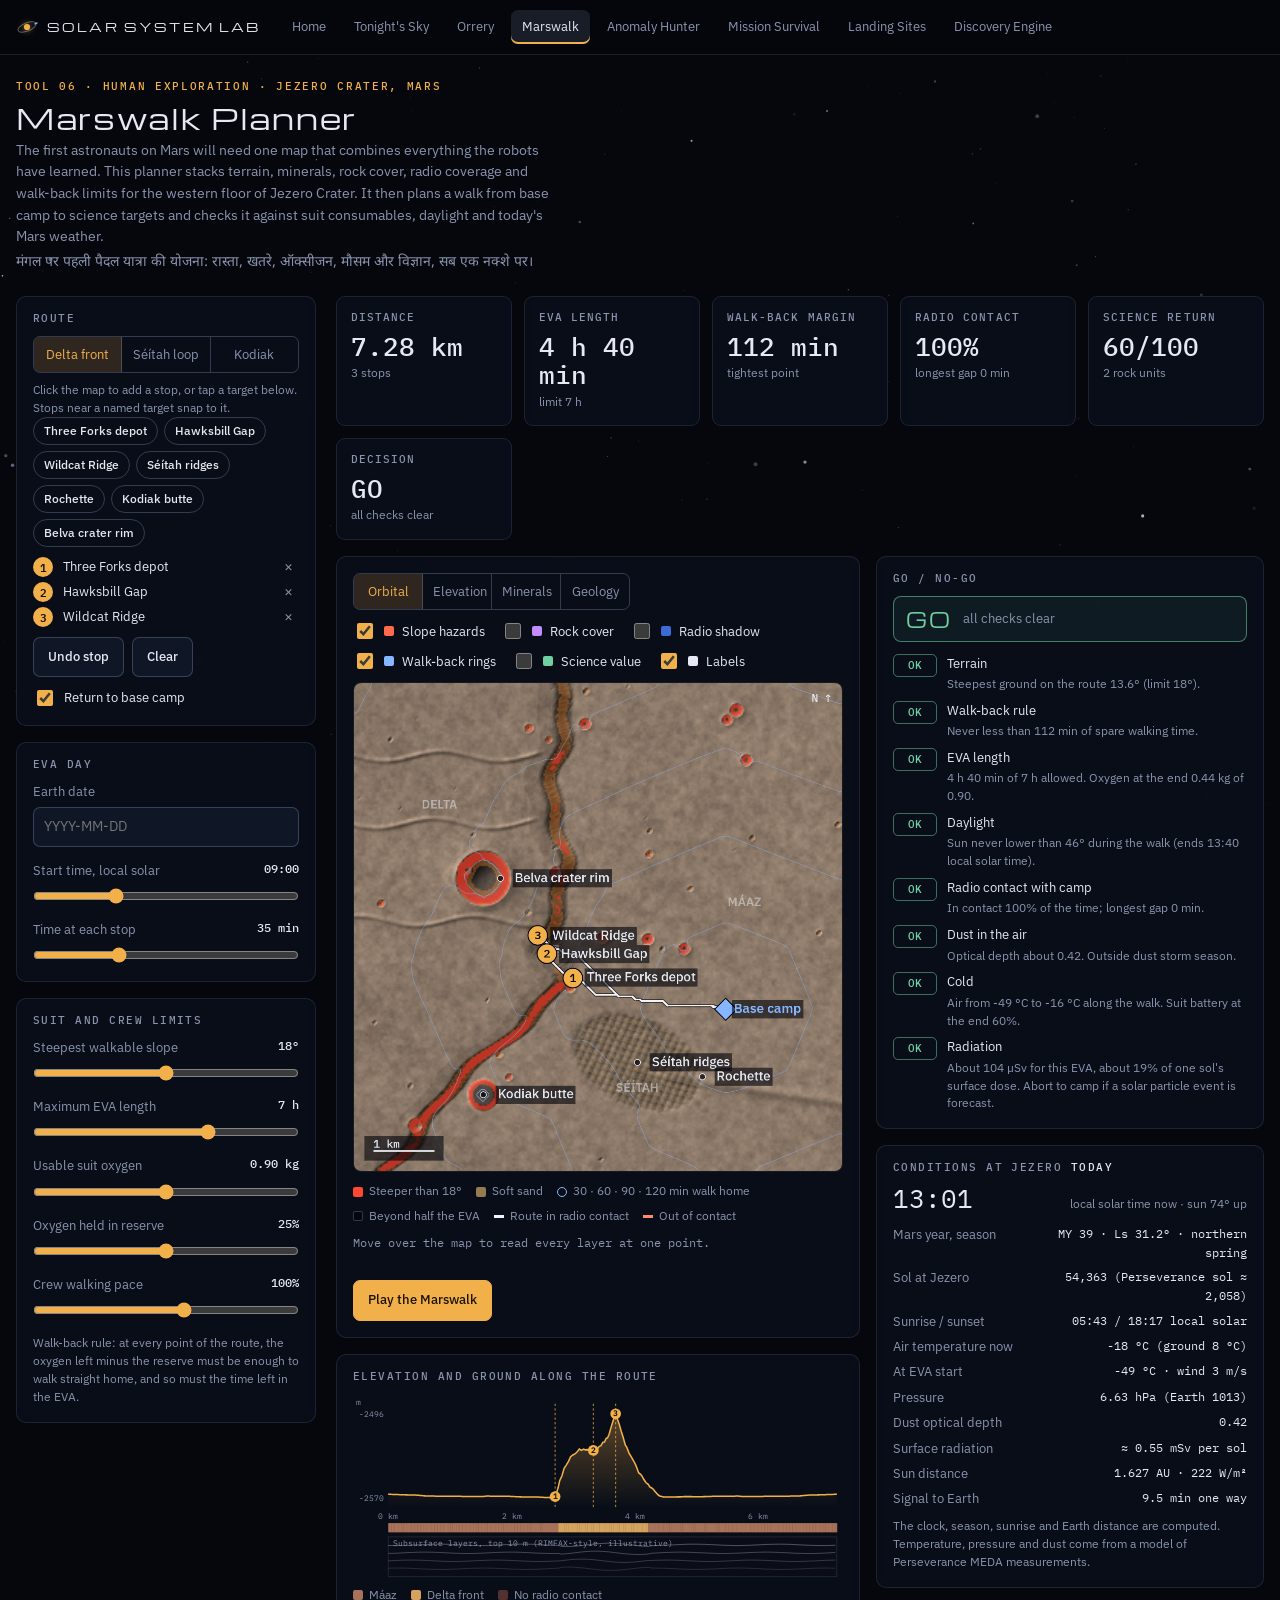
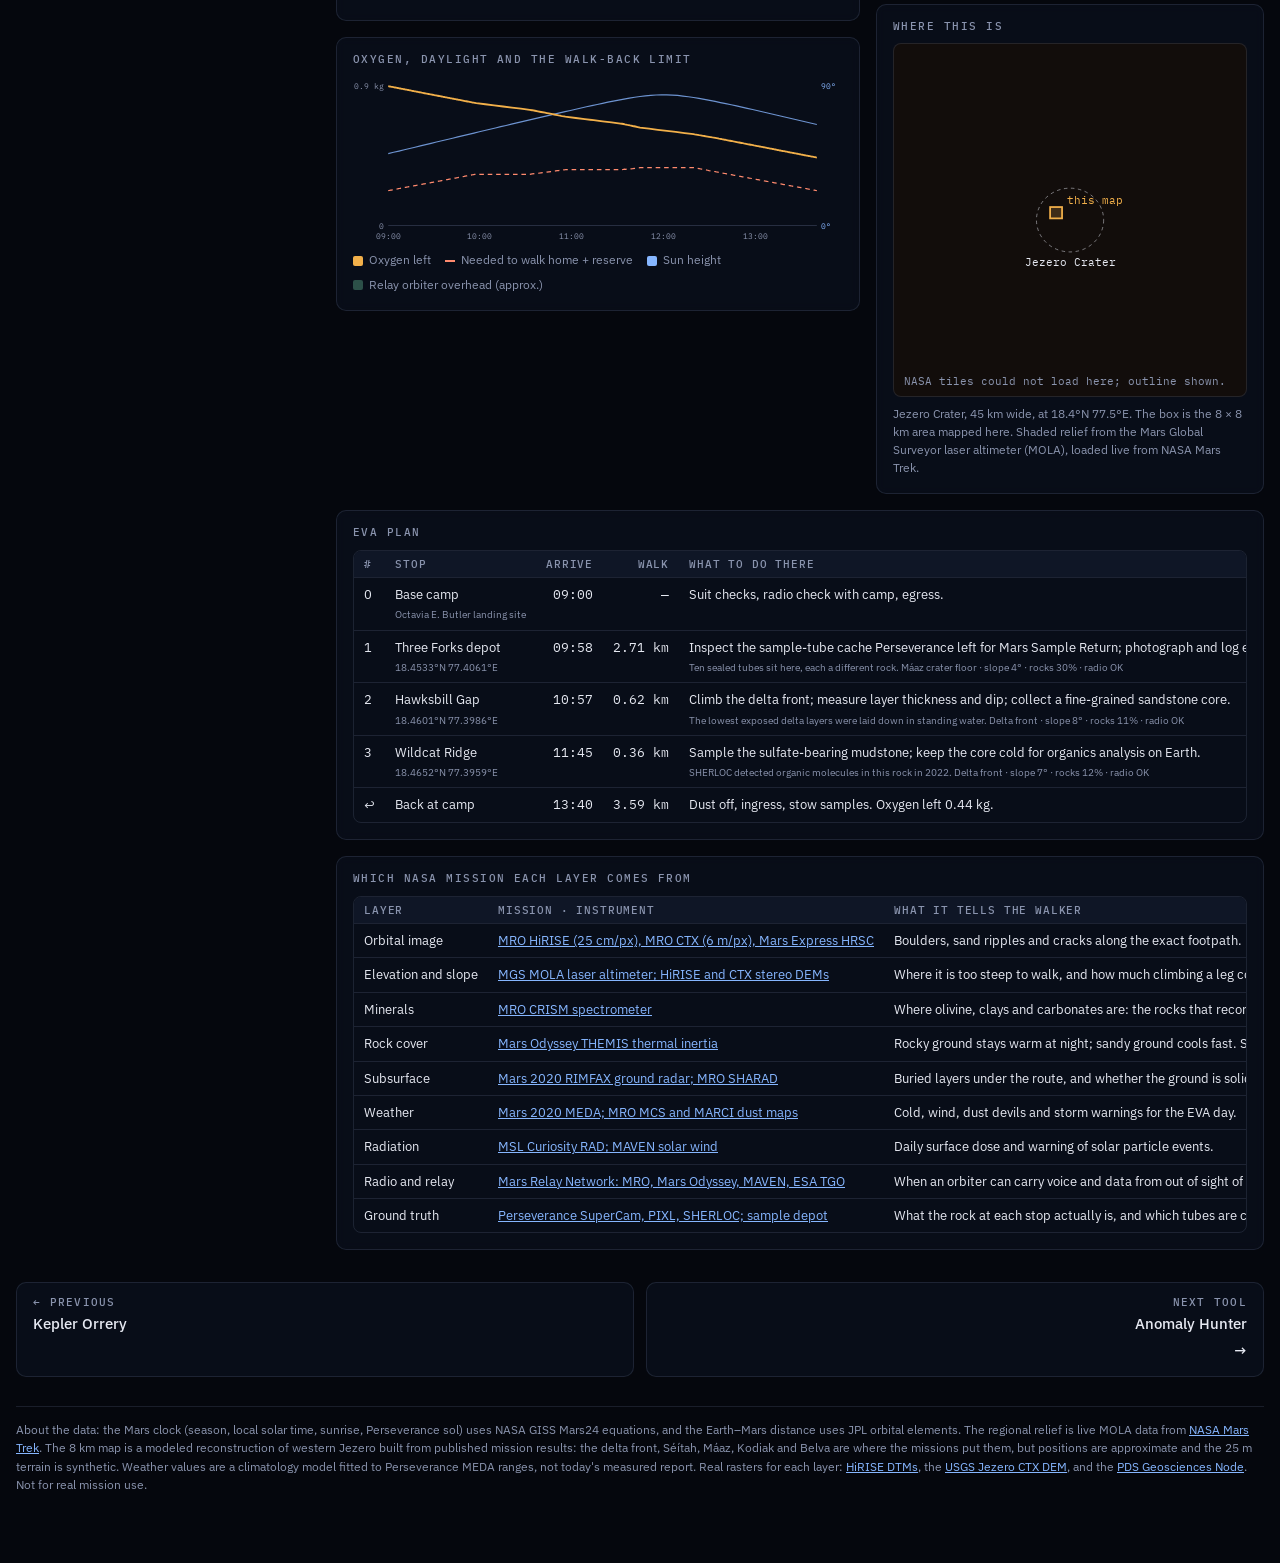
<file: marswalk.html>
<!doctype html>
<html lang="en">
<head>
<meta charset="utf-8">
<meta name="viewport" content="width=device-width, initial-scale=1, viewport-fit=cover">
<meta name="claude:viewport-fit-sides" content="cover">
<title>Marswalk Planner</title>
<!-- share -->
<meta name="description" content="Plan a safe astronaut walk across Jezero Crater, Mars, on a layered map built from NASA mission data: terrain, minerals, rocks, radio coverage, walk-back limits and today's Mars weather.">
<meta name="theme-color" content="#04060c">
<link rel="icon" href="favicon.svg" type="image/svg+xml">
<link rel="icon" href="favicon-32.png" sizes="32x32" type="image/png">
<link rel="apple-touch-icon" href="apple-touch-icon.png">
<meta property="og:type" content="website">
<meta property="og:site_name" content="Solar System Lab">
<meta property="og:title" content="Marswalk Planner · Solar System Lab">
<meta property="og:description" content="Plan a safe astronaut walk across Jezero Crater on a layered map built from NASA mission data.">
<meta property="og:url" content="https://shanshantanusingh113-max.github.io/kepler-orrery/marswalk.html">
<meta property="og:image" content="https://shanshantanusingh113-max.github.io/kepler-orrery/og-image.jpg">
<meta property="og:image:width" content="1200">
<meta property="og:image:height" content="630">
<meta property="og:image:alt" content="Solar System Lab: a 3D solar system with the title The solar system, computed.">
<meta property="og:locale" content="en_IN">
<meta property="og:locale:alternate" content="hi_IN">
<meta name="twitter:card" content="summary_large_image">
<meta name="twitter:title" content="Marswalk Planner · Solar System Lab">
<meta name="twitter:description" content="Plan a safe astronaut walk across Jezero Crater on a layered map built from NASA mission data.">
<meta name="twitter:image" content="https://shanshantanusingh113-max.github.io/kepler-orrery/og-image.jpg">
<!-- /share -->
<link rel="preconnect" href="https://fonts.googleapis.com">
<link rel="stylesheet" href="https://fonts.googleapis.com/css2?family=IBM+Plex+Mono:wght@400;500&family=IBM+Plex+Sans:wght@400;500;600&family=Michroma&family=Noto+Sans+Devanagari:wght@400;600&display=swap">
<link rel="stylesheet" href="lab.css">
<style>
.phead .hi{font-family:"Noto Sans Devanagari",var(--f-body);color:var(--muted);margin-top:4px}
.mwgrid{display:grid;grid-template-columns:minmax(0,1.35fr) minmax(0,1fr);gap:16px;align-items:start}
@media (max-width:1100px){.mwgrid{grid-template-columns:1fr}}
#map{cursor:crosshair;touch-action:manipulation}
.layers{display:flex;flex-wrap:wrap;gap:8px 16px;margin:10px 0 2px}
.layers .check{font-size:12.5px}
.layers .check i{display:inline-block;width:10px;height:10px;border-radius:2px}
.probe{font:400 11.5px/1.5 var(--f-mono);color:var(--muted);min-height:3.2em;margin-top:8px;overflow-wrap:anywhere}
.probe b{color:var(--fg);font-weight:500}
.chips{display:flex;flex-wrap:wrap;gap:6px}
.chips button{font:500 12px/1 var(--f-body);background:none;border:1px solid var(--line2);color:var(--fg);border-radius:999px;padding:7px 10px;cursor:pointer}
.chips button:hover{border-color:var(--sun)}
.chips button .n{font-family:var(--f-mono);color:var(--sun);margin-right:5px}
.stops{list-style:none;margin:10px 0 0;padding:0;display:flex;flex-direction:column;gap:5px;counter-reset:s}
.stops li{display:grid;grid-template-columns:22px minmax(0,1fr) auto;gap:8px;align-items:center;font-size:12.5px}
.stops li .k{width:20px;height:20px;border-radius:50%;background:var(--sun);color:var(--on-sun);font:600 11px/20px var(--f-mono);text-align:center}
.stops li button{background:none;border:0;color:var(--muted);cursor:pointer;font-size:15px;line-height:1;padding:2px 6px}
.stops li button:hover{color:var(--alert)}
.cond dl{margin:0;display:grid;grid-template-columns:auto 1fr;gap:6px 12px;font-size:12.5px}
.cond dt{color:var(--muted)} .cond dd{margin:0;text-align:right;font-family:var(--f-mono);font-size:12px}
.cond .now{display:flex;align-items:baseline;justify-content:space-between;gap:10px;margin-bottom:12px;flex-wrap:wrap}
.cond .now .big{font:400 26px/1 var(--f-mono);color:var(--fg)}
.cond .now small{color:var(--muted);font-size:12px}
.checks{list-style:none;margin:0;padding:0;display:flex;flex-direction:column;gap:8px}
.checks li{display:grid;grid-template-columns:auto minmax(0,1fr);gap:10px;align-items:start;font-size:12.5px}
.checks li .pill{min-width:44px;justify-content:center}
.checks li small{display:block;color:var(--muted);font-size:11.5px;margin-top:2px}
.verdict{display:flex;align-items:center;gap:12px;margin-bottom:12px;padding:12px;border-radius:8px;border:1px solid var(--line2)}
.verdict b{font:400 20px/1 var(--f-display);letter-spacing:.08em}
.verdict.go{border-color:rgba(111,209,162,.55);background:rgba(111,209,162,.07)} .verdict.go b{color:var(--good)}
.verdict.nogo{border-color:rgba(255,138,110,.6);background:rgba(255,138,110,.07)} .verdict.nogo b{color:var(--alert)}
.verdict.warn{border-color:rgba(233,207,92,.55);background:rgba(233,207,92,.06)} .verdict.warn b{color:var(--warn)}
.verdict span{font-size:12.5px;color:var(--muted)}
.chart svg{width:100%;height:auto;display:block}
.plan td{vertical-align:top;font-size:12.5px}
.plan td small{color:var(--muted);display:block;margin-top:2px}
.src td{font-size:12.5px;vertical-align:top}
.src td:first-child{white-space:nowrap;color:var(--fg)}
.ctx{position:relative;width:100%;aspect-ratio:1/1;border:1px solid var(--line);border-radius:8px;overflow:hidden;background:#120d0b}
.ctx .tiles{position:absolute;left:0;top:0;transform-origin:0 0}
.ctx .tiles img{position:absolute;width:256px;height:256px;user-select:none}
.ctx svg{position:absolute;inset:0;width:100%;height:100%}
.ctx .msg{position:absolute;left:10px;bottom:8px;font:400 11px/1.3 var(--f-mono);color:var(--muted)}
.play{display:flex;gap:10px;align-items:center;flex-wrap:wrap;margin-top:10px}
.play .mono{font-size:12px;color:var(--muted)}
</style>
</head>
<body>
<nav class="nav"><div class="nav-in">
  <a class="mark" href="index.html">SOLAR SYSTEM LAB</a>
  <a class="tab" href="index.html">Home</a>
  <a class="tab" href="sky.html">Tonight's Sky</a>
  <a class="tab" href="orrery.html">Orrery</a>
  <a class="tab" href="marswalk.html" aria-current="page">Marswalk</a>
  <a class="tab" href="anomaly.html">Anomaly Hunter</a>
  <a class="tab" href="mission.html">Mission Survival</a>
  <a class="tab" href="landing.html">Landing Sites</a>
  <a class="tab" href="discovery.html">Discovery Engine</a>
</div></nav>

<main class="wrap">
  <div class="phead">
    <div>
      <div class="eyebrow">Tool 06 · Human exploration · Jezero Crater, Mars</div>
      <h1>Marswalk Planner</h1>
      <p>The first astronauts on Mars will need one map that combines everything the robots have learned. This planner stacks terrain, minerals, rock cover, radio coverage and walk-back limits for the western floor of Jezero Crater. It then plans a walk from base camp to science targets and checks it against suit consumables, daylight and today's Mars weather.</p>
      <p class="hi" lang="hi">मंगल पर पहली पैदल यात्रा की योजना: रास्ता, खतरे, ऑक्सीजन, मौसम और विज्ञान, सब एक नक्शे पर।</p>
    </div>
  </div>

  <div class="layout">
    <aside class="stack">
      <div class="card">
        <h2>Route</h2>
        <div class="seg" id="presetSeg" role="group" aria-label="Route preset">
          <button aria-pressed="true" data-p="delta">Delta front</button>
          <button aria-pressed="false" data-p="seitah">Séítah loop</button>
          <button aria-pressed="false" data-p="kodiak">Kodiak</button>
        </div>
        <p class="hint">Click the map to add a stop, or tap a target below. Stops near a named target snap to it.</p>
        <div class="chips" id="chips"></div>
        <ol class="stops" id="stops"></ol>
        <div class="btns" style="margin-top:10px">
          <button class="btn" id="btnUndo">Undo stop</button>
          <button class="btn" id="btnClear">Clear</button>
        </div>
        <label class="check" style="margin-top:10px"><input type="checkbox" id="roundTrip" checked> Return to base camp</label>
      </div>
      <div class="card">
        <h2>EVA day</h2>
        <div class="field"><label for="evaDate">Earth date</label><input type="text" id="evaDate" inputmode="numeric" placeholder="YYYY-MM-DD" style="width:100%"></div>
        <div class="field"><label for="tStart">Start time, local solar <output id="tStartV"></output></label><input type="range" id="tStart" min="6" max="16" step="0.25" value="9"></div>
        <div class="field"><label for="stopMin">Time at each stop <output id="stopMinV"></output></label><input type="range" id="stopMin" min="10" max="90" step="5" value="35"></div>
      </div>
      <div class="card">
        <h2>Suit and crew limits</h2>
        <div class="field"><label for="slopeLim">Steepest walkable slope <output id="slopeLimV"></output></label><input type="range" id="slopeLim" min="8" max="28" step="1" value="18"></div>
        <div class="field"><label for="evaMax">Maximum EVA length <output id="evaMaxV"></output></label><input type="range" id="evaMax" min="3" max="9" step="0.5" value="7"></div>
        <div class="field"><label for="o2Cap">Usable suit oxygen <output id="o2CapV"></output></label><input type="range" id="o2Cap" min="0.4" max="1.4" step="0.05" value="0.9"></div>
        <div class="field"><label for="reserve">Oxygen held in reserve <output id="reserveV"></output></label><input type="range" id="reserve" min="10" max="40" step="5" value="25"></div>
        <div class="field"><label for="pace">Crew walking pace <output id="paceV"></output></label><input type="range" id="pace" min="0.6" max="1.3" step="0.05" value="1"></div>
        <p class="hint">Walk-back rule: at every point of the route, the oxygen left minus the reserve must be enough to walk straight home, and so must the time left in the EVA.</p>
      </div>
    </aside>

    <div class="stack">
      <div class="stats" id="stats"></div>
      <div class="mwgrid">
        <div class="stack">
          <div class="card">
            <div style="display:flex;justify-content:space-between;flex-wrap:wrap;gap:10px;align-items:center">
              <div class="seg" id="baseSeg" role="group" aria-label="Base map">
                <button aria-pressed="true" data-b="orbital">Orbital</button>
                <button aria-pressed="false" data-b="elev">Elevation</button>
                <button aria-pressed="false" data-b="mineral">Minerals</button>
                <button aria-pressed="false" data-b="geology">Geology</button>
              </div>
            </div>
            <div class="layers" id="layers">
              <label class="check"><input type="checkbox" data-l="hazard" checked><i style="background:#ff6a4d"></i>Slope hazards</label>
              <label class="check"><input type="checkbox" data-l="rocks"><i style="background:#c38bff"></i>Rock cover</label>
              <label class="check"><input type="checkbox" data-l="comm"><i style="background:#3d6bd6"></i>Radio shadow</label>
              <label class="check"><input type="checkbox" data-l="walkback" checked><i style="background:#86b6ff"></i>Walk-back rings</label>
              <label class="check"><input type="checkbox" data-l="science"><i style="background:#6fd1a2"></i>Science value</label>
              <label class="check"><input type="checkbox" data-l="labels" checked><i style="background:#e6e9f2"></i>Labels</label>
            </div>
            <div class="viewport" style="margin-top:10px"><canvas id="map" width="960" height="960" aria-label="Layered map of western Jezero Crater with the planned walk"></canvas></div>
            <div class="legend" id="legend" style="margin-top:10px"></div>
            <div class="probe" id="probe">Move over the map to read every layer at one point.</div>
            <div class="play">
              <button class="btn primary" id="btnPlay">Play the Marswalk</button>
              <span class="mono" id="playInfo"></span>
            </div>
          </div>
          <div class="card chart">
            <h2>Elevation and ground along the route</h2>
            <div id="profile"></div>
            <div class="legend" id="profLegend" style="margin-top:6px"></div>
          </div>
          <div class="card chart">
            <h2>Oxygen, daylight and the walk-back limit</h2>
            <div id="timeline"></div>
            <div class="legend" style="margin-top:6px">
              <span><i style="background:var(--sun)"></i>Oxygen left</span>
              <span><i style="background:transparent;border-top:2px dashed #ff8a6e;height:0;border-radius:0"></i>Needed to walk home + reserve</span>
              <span><i style="background:#86b6ff"></i>Sun height</span>
              <span><i style="background:rgba(111,209,162,.35)"></i>Relay orbiter overhead (approx.)</span>
            </div>
          </div>
        </div>
        <div class="stack">
          <div class="card" id="goCard"><h2>Go / no-go</h2><div id="verdict"></div><ul class="checks" id="checks"></ul></div>
          <div class="card cond">
            <h2>Conditions at Jezero <b id="condWhen"></b></h2>
            <div class="now"><span class="big" id="ltstNow">--:--</span><small id="ltstSub"></small></div>
            <dl id="condList"></dl>
            <p class="hint" id="condNote"></p>
          </div>
          <div class="card">
            <h2>Where this is</h2>
            <div class="ctx" id="ctx"><div class="tiles" id="ctxTiles"></div><svg id="ctxSvg" viewBox="0 0 400 400" aria-hidden="true"></svg><div class="msg" id="ctxMsg">Loading NASA MOLA relief…</div></div>
            <p class="hint">Jezero Crater, 45 km wide, at 18.4°N 77.5°E. The box is the 8 × 8 km area mapped here. Shaded relief from the Mars Global Surveyor laser altimeter (MOLA), loaded live from NASA Mars Trek.</p>
          </div>
        </div>
      </div>
      <div class="card">
        <h2>EVA plan</h2>
        <div class="tablewrap"><table class="plan"><thead><tr><th>#</th><th>Stop</th><th class="num">Arrive</th><th class="num">Walk</th><th>What to do there</th></tr></thead><tbody id="planBody"></tbody></table></div>
      </div>
      <div class="card">
        <h2>Which NASA mission each layer comes from</h2>
        <div class="tablewrap"><table class="src"><thead><tr><th>Layer</th><th>Mission · instrument</th><th>What it tells the walker</th></tr></thead><tbody id="srcBody"></tbody></table></div>
      </div>
    </div>
  </div>

  <p class="foot">About the data: the Mars clock (season, local solar time, sunrise, Perseverance sol) uses NASA GISS Mars24 equations, and the Earth–Mars distance uses JPL orbital elements. The regional relief is live MOLA data from <a href="https://trek.nasa.gov/mars/" target="_blank" rel="noopener">NASA Mars Trek</a>. The 8 km map is a modeled reconstruction of western Jezero built from published mission results: the delta front, Séítah, Máaz, Kodiak and Belva are where the missions put them, but positions are approximate and the 25 m terrain is synthetic. Weather values are a climatology model fitted to Perseverance MEDA ranges, not today's measured report. Real rasters for each layer: <a href="https://www.uahirise.org/dtm/" target="_blank" rel="noopener">HiRISE DTMs</a>, the <a href="https://www.usgs.gov/media/images/m20jezerocraterctxdemmosaic20m100jpg" target="_blank" rel="noopener">USGS Jezero CTX DEM</a>, and the <a href="https://pds-geosciences.wustl.edu/" target="_blank" rel="noopener">PDS Geosciences Node</a>. Not for real mission use.</p>
</main>

<script src="lab.js"></script>
<script>
(function(){
"use strict";
const {$,clamp,noise,rng,esc}=Lab;
const D=Math.PI/180;
const smooth=t=>{t=clamp(t,0,1);return t*t*(3-2*t);};

/* ---------------- map frame: 8 × 8 km over western Jezero ---------------- */
const N=320, CELL=25, SIZE=N*CELL;          // 25 m cells
const KM_DEG=2*Math.PI*3389.5/360;          // km per degree on Mars
const LATC=18.4675, LONC=77.4135;
const DLAT=SIZE/1000/KM_DEG, DLON=SIZE/1000/(KM_DEG*Math.cos(LATC*D));
const LAT0=LATC+DLAT/2, LON0=LONC-DLON/2;   // north-west corner
const toXY=(lat,lon)=>[(lon-LON0)/DLON*SIZE,(LAT0-lat)/DLAT*SIZE];
const toLL=(x,y)=>[LAT0-y/SIZE*DLAT, LON0+x/SIZE*DLON];
const cellOf=(x,y)=>clamp(Math.floor(y/CELL),0,N-1)*N+clamp(Math.floor(x/CELL),0,N-1);
const cx=i=>(i%N+.5)*CELL, cy=i=>(Math.floor(i/N)+.5)*CELL;

const UNITS=[
 {name:'Máaz crater floor',short:'Máaz',color:'#a8735a',rock:'Pyroxene-rich lava flows (basalt)'},
 {name:'Séítah',short:'Séítah',color:'#5f8f86',rock:'Olivine-rich cumulate, ridged and dune-covered'},
 {name:'Delta front',short:'Delta front',color:'#d6a35e',rock:'Layered mudstone and sandstone, clays and carbonates'},
 {name:'Delta top',short:'Delta top',color:'#c7b38a',rock:'River-channel sandstone and boulder conglomerate'},
 {name:'Kodiak butte',short:'Kodiak',color:'#b88fbf',rock:'Delta remnant with tilted foreset beds'},
 {name:'Belva crater',short:'Belva',color:'#8ea2c9',rock:'Impact crater exposing delta layers'}
];

const HAB={id:'hab',name:'Base camp',sub:'Octavia E. Butler landing site',lat:18.4447,lon:77.4508};
const TARGETS=[
 {id:'tf',name:'Three Forks depot',lat:18.4535,lon:77.4060,task:'Inspect the sample-tube cache Perseverance left for Mars Sample Return; photograph and log each tube.',why:'Ten sealed tubes sit here, each a different rock.'},
 {id:'hg',name:'Hawksbill Gap',lat:18.4600,lon:77.3985,task:'Climb the delta front; measure layer thickness and dip; collect a fine-grained sandstone core.',why:'The lowest exposed delta layers were laid down in standing water.'},
 {id:'wr',name:'Wildcat Ridge',lat:18.4650,lon:77.3960,task:'Sample the sulfate-bearing mudstone; keep the core cold for organics analysis on Earth.',why:'SHERLOC detected organic molecules in this rock in 2022.'},
 {id:'se',name:'Séítah ridges',lat:18.4300,lon:77.4250,task:'Cross the ridges to fresh bedrock; core the olivine cumulate; avoid dune troughs.',why:'Olivine altered by water records the crater lake chemistry.'},
 {id:'ro',name:'Rochette',lat:18.4260,lon:77.4440,task:'Sample the Máaz lava; date the crater floor with a fresh core.',why:'The first rock Perseverance cored successfully.'},
 {id:'ko',name:'Kodiak butte',lat:18.4210,lon:77.3800,task:'Photograph the tilted foreset beds from the base; climbing is not possible.',why:'Its tilted layers showed Jezero once held a river delta.'},
 {id:'be',name:'Belva crater rim',lat:18.4810,lon:77.3850,task:'Survey the crater wall from the rim; map the layers the impact exposed.',why:'An impact cut a ready-made cross-section through the delta.'}
];
[HAB,...TARGETS].forEach(t=>{ const p=toXY(t.lat,t.lon); t.x=p[0]; t.y=p[1]; });
const TBY=Object.fromEntries(TARGETS.map(t=>[t.id,t]));
const PRESETS={delta:['tf','hg','wr'], seitah:['se','ro'], kodiak:['ko']};

/* ---------------- terrain and derived layers ---------------- */
const H=new Float32Array(N*N), SL=new Float32Array(N*N), RG=new Float32Array(N*N), RK=new Float32Array(N*N),
      DU=new Float32Array(N*N), SA=new Float32Array(N*N), UN=new Uint8Array(N*N), SCI=new Float32Array(N*N),
      OL=new Float32Array(N*N), CL=new Float32Array(N*N), CB=new Float32Array(N*N), PX=new Float32Array(N*N),
      TI=new Float32Array(N*N), LOS=new Uint8Array(N*N), RET=new Float32Array(N*N);

const frontX=y=>3350-0.95*Math.max(0,y-4900)+120*Math.sin(y/380)+60*Math.sin(y/150+1);
const SEI={x:0,y:0}; { const p=toXY(18.4300,77.4250); SEI.x=p[0]; SEI.y=p[1]; }
const HG_Y=TBY.hg.y, KOD=TBY.ko, BEL={x:0,y:0}; { const p=toXY(18.4810,77.3800); BEL.x=p[0]; BEL.y=p[1]; }

function buildTerrain(){
  const n1=noise(11,5,3), n2=noise(12,4,12), n3=noise(13,4,4), n4=noise(14,5,6), n5=noise(15,4,9);
  const r=rng(77);
  const craters=[];
  for(let k=0;k<46;k++){ const Dm=30+230*Math.pow(r(),2.2), x=r()*SIZE, y=r()*SIZE; if(Math.hypot(x-HAB.x,y-HAB.y)<260+Dm) continue; craters.push([x,y,Dm/2]); }
  const ca=Math.cos(-25*D), sa=Math.sin(-25*D);
  const isDelta=new Float32Array(N*N), seiW=new Float32Array(N*N);
  for(let j=0;j<N;j++) for(let i=0;i<N;i++){
    const k=j*N+i, x=(i+.5)*CELL, y=(j+.5)*CELL, u=x/SIZE, v=y/SIZE;
    let h=-2568+0.0015*(x-4000)-0.001*(y-4000)+9*(n1(u,v)-.5)+2.2*(n2(u,v)-.5);
    let rock=6+8*n4(u,v), sand=0, dust=0.55+0.15*(n5(u,v)-.5);
    // delta and its scarp
    const d=frontX(y)-x, sw=180+260*Math.exp(-Math.pow((y-HG_Y)/260,2)), t=smooth((d+sw)/(2*sw));
    const top=72+18*(n3(u,v)-.5)+0.006*Math.max(d,0), hs=t*top;
    h+=hs; if(t>0.03&&t<0.97) h+=1.3*Math.sin(hs/3.4*2*Math.PI);
    if(d>250){ for(const yc of [1200,2300,3900]){ const dy=y-(yc+80*Math.sin(x/300+yc)); h+=7*Math.exp(-(dy/35)*(dy/35))*smooth((d-250)/200); } }
    rock+=28*Math.exp(-Math.pow((d+110)/90,2));          // talus at the scarp foot
    if(t>0.5) dust=0.38+0.15*(n5(u,v)-.5);
    isDelta[k]=t;
    // Séítah: ridged olivine bedrock with dunes
    const ax=(x-SEI.x)*ca-(y-SEI.y)*sa, by=(x-SEI.x)*sa+(y-SEI.y)*ca, e=(ax/1000)*(ax/1000)+(by/650)*(by/650);
    if(e<1.4){ const w=smooth((1.4-e)/0.45); seiW[k]=w;
      const ridge=Math.abs(Math.sin(ax/38+0.6*n2(u,v))), dune=Math.sin(by/17+ax/90);
      h+=w*(-6+3.4*ridge+1.5*dune); rock+=w*22*ridge; sand=w*clamp((dune-0.2)*1.4,0,1); dust=dust*(1-w)+w*(0.28+0.1*n5(u,v)); }
    // Artuby ridge east of Séítah
    if(x>4800){ const q=y-6500-0.15*(x-5500); h+=10*Math.exp(-(q/90)*(q/90))*smooth((x-4800)/400); }
    // Kodiak butte
    const rk=Math.hypot(x-KOD.x,y-KOD.y);
    if(rk<500){ h+=58*smooth((250-rk)/70); rock+=35*Math.exp(-Math.pow((rk-262)/55,2)); }
    // Belva crater on the delta top
    const q=Math.hypot(x-BEL.x,y-BEL.y)/450;
    if(q<2.2){ h+= q<1 ? (-95+113*q*q) : 18*Math.pow(q,-3)-18*Math.pow(2.2,-3); if(q>0.75&&q<1.4) rock+=30*Math.exp(-Math.pow((q-1)/0.2,2)); }
    H[k]=h; RK[k]=clamp(rock,0,70); SA[k]=sand; DU[k]=clamp(dust,0.05,0.9);
  }
  // small craters
  for(const c of craters){ const dep=0.36*c[2], rim=0.08*c[2];
    for(let j=Math.max(0,Math.floor((c[1]-2*c[2])/CELL));j<=Math.min(N-1,Math.ceil((c[1]+2*c[2])/CELL));j++) for(let i=Math.max(0,Math.floor((c[0]-2*c[2])/CELL));i<=Math.min(N-1,Math.ceil((c[0]+2*c[2])/CELL));i++){
      const k=j*N+i, qq=Math.hypot((i+.5)*CELL-c[0],(j+.5)*CELL-c[1])/c[2]; if(qq>=2) continue;
      H[k]+= qq<1 ? (-dep+(dep+rim)*qq*qq) : rim*Math.pow(qq,-3)-rim/8; if(qq>0.8&&qq<1.5) RK[k]=clamp(RK[k]+20*Math.exp(-Math.pow((qq-1)/0.25,2)),0,70); } }
  // slope (Horn) and roughness
  for(let j=0;j<N;j++) for(let i=0;i<N;i++){
    const g=(a,b)=>H[clamp(b,0,N-1)*N+clamp(a,0,N-1)];
    const dzdx=((g(i+1,j-1)+2*g(i+1,j)+g(i+1,j+1))-(g(i-1,j-1)+2*g(i-1,j)+g(i-1,j+1)))/(8*CELL);
    const dzdy=((g(i-1,j+1)+2*g(i,j+1)+g(i+1,j+1))-(g(i-1,j-1)+2*g(i,j-1)+g(i+1,j-1)))/(8*CELL);
    const k=j*N+i; SL[k]=Math.atan(Math.hypot(dzdx,dzdy))/D;
    let m=0; for(let b=-1;b<=1;b++) for(let a=-1;a<=1;a++) m+=g(i+a,j+b); m/=9;
    RG[k]=clamp(Math.abs(H[k]-m)/1.6+RK[k]/70,0,1);
  }
  // geology units and orbital spectra
  const OLb=[.25,.85,.2,.15,.2,.3], CLb=[.1,.2,.75,.45,.6,.5], CBb=[.08,.45,.55,.25,.4,.35], PXb=[.75,.35,.2,.3,.2,.3], SCb=[.35,.8,1,.55,.75,.7];
  const m1=noise(21,4,8), m2=noise(22,4,8), m3=noise(23,4,8);
  for(let k=0;k<N*N;k++){
    const x=cx(k), y=cy(k), d=frontX(y)-x, t=isDelta[k];
    let u=0;
    if(Math.hypot(x-BEL.x,y-BEL.y)<560) u=5;
    else if(Math.hypot(x-KOD.x,y-KOD.y)<330) u=4;
    else if(t>0.5) u = d<420 ? 2 : 3;
    else if(t>0.15) u=2;
    else if(seiW[k]>0.5) u=1;
    UN[k]=u;
    const uu=x/SIZE, vv=y/SIZE, fade=1-0.5*DU[k];
    OL[k]=clamp((OLb[u]+.24*(m1(uu,vv)-.5))*fade,0,1); CL[k]=clamp((CLb[u]+.24*(m2(uu,vv)-.5))*fade,0,1);
    CB[k]=clamp((CBb[u]+.24*(m3(uu,vv)-.5))*fade,0,1); PX[k]=clamp((PXb[u]+.2*(m1(vv,uu)-.5))*fade,0,1);
    TI[k]=160+9*RK[k]+120*(1-DU[k]);
    SCI[k]=SCb[u];
  }
  // contacts between units add science value
  for(let j=0;j<N;j++) for(let i=0;i<N;i++){ const k=j*N+i; let c=false;
    for(let b=-3;b<=3&&!c;b+=3) for(let a=-3;a<=3;a+=3){ const ii=i+a, jj=j+b; if(ii<0||jj<0||ii>=N||jj>=N) continue; if(UN[jj*N+ii]!==UN[k]){ c=true; break; } }
    if(c) SCI[k]=Math.min(1,SCI[k]+0.15); }
}

/* radio line of sight from the base-camp antenna (6 m mast) to a suited walker (2 m) */
function buildLOS(){
  const hk=cellOf(HAB.x,HAB.y), hi=hk%N, hj=Math.floor(hk/N), h0=H[hk]+6;
  for(let k=0;k<N*N;k++){
    const i=k%N, j=Math.floor(k/N), steps=Math.max(Math.abs(i-hi),Math.abs(j-hj)), h1=H[k]+2;
    let ok=1;
    for(let s=1;s<steps;s++){ const f=s/steps, ii=Math.round(hi+(i-hi)*f), jj=Math.round(hj+(j-hj)*f); if(H[jj*N+ii]>h0+(h1-h0)*f){ ok=0; break; } }
    LOS[k]=ok;
  }
}

/* ---------------- walking model ---------------- */
let P={};   // settings
const NB=[[1,0,1],[-1,0,1],[0,1,1],[0,-1,1],[1,1,Math.SQRT2],[1,-1,Math.SQRT2],[-1,1,Math.SQRT2],[-1,-1,Math.SQRT2]];
function speedKmh(from,to,len){
  const g=(H[to]-H[from])/len;
  return 6*Math.exp(-3.5*Math.abs(g+0.05))*0.6*P.pace*(1-0.4*RG[to])*(1-0.3*SA[to]);   // Tobler hiking rule, suited
}
function stepTime(from,to,len){
  if(SL[to]>P.slopeLim) return Infinity;
  return len/(speedKmh(from,to,len)/3.6)*(1+0.6*Math.max(0,RK[to]-20)/30);
}
class Heap{ constructor(){ this.k=[]; this.v=[]; }
  push(key,val){ const k=this.k,v=this.v; let i=k.length; k.push(key); v.push(val); while(i>0){ const p=(i-1)>>1; if(k[p]<=key) break; k[i]=k[p]; v[i]=v[p]; i=p; } k[i]=key; v[i]=val; }
  pop(){ const k=this.k,v=this.v, top=v[0], lk=k.pop(), lv=v.pop(); const n=k.length; if(n){ let i=0; for(;;){ let c=2*i+1; if(c>=n) break; if(c+1<n&&k[c+1]<k[c]) c++; if(k[c]>=lk) break; k[i]=k[c]; v[i]=v[c]; i=c; } k[i]=lk; v[i]=lv; } return top; }
  get size(){ return this.v.length; } }
/* time to walk home from every cell (Dijkstra on reversed steps) */
const RETS=new Float32Array(N*N);
function smoothRet(){ const a=new Float32Array(N*N); const src=RET; for(let pass=0;pass<2;pass++){ const from=pass?RETS:src, to=pass?a:RETS; for(let j=0;j<N;j++) for(let i=0;i<N;i++){ let s=0,n=0; for(let b=-2;b<=2;b++) for(let c=-2;c<=2;c++){ const ii=i+c,jj=j+b; if(ii<0||jj<0||ii>=N||jj>=N) continue; const v=from[jj*N+ii]; if(isFinite(v)){s+=v;n++;} } to[j*N+i]=n?s/n:Infinity; } } RETS.set(a); }
function buildReturn(){
  RET.fill(Infinity); const hk=cellOf(HAB.x,HAB.y); RET[hk]=0; const hp=new Heap(); hp.push(0,hk);
  const done=new Uint8Array(N*N);
  while(hp.size){ const a=hp.pop(); if(done[a]) continue; done[a]=1; const ai=a%N, aj=(a-ai)/N;
    for(const [dx,dy,l] of NB){ const bi=ai+dx, bj=aj+dy; if(bi<0||bj<0||bi>=N||bj>=N) continue; const b=bj*N+bi; if(done[b]) continue;
      const t=RET[a]+stepTime(b,a,l*CELL); if(t<RET[b]){ RET[b]=t; hp.push(t,b); } } }
  smoothRet();
}
function astar(s,g){
  if(s===g) return [s];
  const G=new Float64Array(N*N).fill(Infinity), from=new Int32Array(N*N).fill(-1), closed=new Uint8Array(N*N), hp=new Heap();
  const gi=g%N, gj=(g-gi)/N, hz=k=>{ const i=k%N, j=(k-i)/N; return Math.hypot(i-gi,j-gj)*CELL/P.pace; };
  G[s]=0; hp.push(hz(s),s);
  while(hp.size){ const a=hp.pop(); if(a===g) break; if(closed[a]) continue; closed[a]=1; const ai=a%N, aj=(a-ai)/N;
    for(const [dx,dy,l] of NB){ const bi=ai+dx, bj=aj+dy; if(bi<0||bj<0||bi>=N||bj>=N) continue; const b=bj*N+bi; if(closed[b]) continue;
      const t=G[a]+stepTime(a,b,l*CELL); if(t<G[b]){ G[b]=t; from[b]=a; hp.push(t+hz(b),b); } } }
  if(!isFinite(G[g])) return null;
  const path=[]; for(let k=g;k!==-1;k=from[k]) path.push(k); return path.reverse();
}
/* make sure a stop is on walkable ground: move to the nearest cell under the slope limit */
function walkable(k){
  if(SL[k]<=P.slopeLim&&isFinite(RET[k])) return k;
  const i0=k%N, j0=(k-i0)/N;
  for(let r=1;r<20;r++){ let best=-1,bd=1e9; for(let j=j0-r;j<=j0+r;j++) for(let i=i0-r;i<=i0+r;i++){ if(i<0||j<0||i>=N||j>=N) continue; const q=j*N+i; if(SL[q]<=P.slopeLim&&isFinite(RET[q])){ const dd=Math.hypot(i-i0,j-j0); if(dd<bd){bd=dd;best=q;} } } if(best>=0) return best; }
  return k;
}

/* ---------------- Mars clock (NASA GISS Mars24 algorithm) ---------------- */
const mod=(a,b)=>((a%b)+b)%b;
function marsClock(ms,lonE){
  const jdTT=ms/86400000+2440587.5+69.184/86400, dt=jdTT-2451545.0;
  const M=(19.3871+0.52402073*dt)*D, aFMS=270.3871+0.524038496*dt;
  const A=[.0071,.0057,.0039,.0037,.0021,.0020,.0018], T=[2.2353,2.7543,1.1177,15.7866,2.1354,2.4694,32.8493], F=[49.409,168.173,191.837,21.736,15.704,95.528,49.095];
  let pbs=0; for(let i=0;i<7;i++) pbs+=A[i]*Math.cos((0.985626*dt/T[i]+F[i])*D);
  const nuM=(10.691+3e-7*dt)*Math.sin(M)+0.623*Math.sin(2*M)+0.050*Math.sin(3*M)+0.005*Math.sin(4*M)+0.0005*Math.sin(5*M)+pbs;
  const Ls=mod(aFMS+nuM,360), L=Ls*D;
  const eot=2.861*Math.sin(2*L)-0.071*Math.sin(4*L)+0.002*Math.sin(6*L)-nuM;
  const MST=mod(24*((jdTT-2451549.5)/1.0274912517)+44796.0-0.0009626,24);
  const LMST=mod(MST+lonE/15,24), LTST=mod(LMST+eot/15,24);
  const MSD=(jdTT-2405522.0028779)/1.0274912517;
  const dec=Math.asin(0.42565*Math.sin(L))/D+0.25*Math.sin(L);
  const rAU=1.5236*(1.00436-0.09309*Math.cos(M)-0.004336*Math.cos(2*M)-0.00031*Math.cos(3*M)-0.00003*Math.cos(4*M));
  const n=(jdTT-2435208.5)/686.973; let MY=Math.floor(n)+1; const fr=n-Math.floor(n); if(Ls>300&&fr<0.15) MY--; if(Ls<60&&fr>0.85) MY++;
  return {Ls,eot,LMST,LTST,MSD,dec,rAU,MY,localSol:Math.floor(MSD+lonE/360)};
}
const PERSEV_LAND=Date.UTC(2021,1,18,20,55);
const sunEl=(ltst,dec,lat)=>Math.asin(Math.sin(lat*D)*Math.sin(dec*D)+Math.cos(lat*D)*Math.cos(dec*D)*Math.cos((ltst-12)*15*D))/D;
const angd=(a,b)=>{ const x=mod(a-b+180,360)-180; return x; };
/* climatology fitted to Perseverance MEDA ranges at Jezero */
function weather(Ls,ltst){
  const tau=0.42+0.38*Math.exp(-Math.pow(angd(Ls,250)/55,2))+0.12*Math.exp(-Math.pow(angd(Ls,320)/22,2));
  const Tm=-48+5*Math.cos(angd(Ls,250)*D), A=30*(1-0.35*(tau-0.42));
  const T=Tm+A*Math.cos(2*Math.PI*(ltst-14)/24)+0.2*A*Math.cos(4*Math.PI*(ltst-14)/24);
  const Pr=7.05+0.6*Math.cos(angd(Ls,255)*D)+0.25*Math.cos(2*angd(Ls,255)*D);
  const wind=ltst>9&&ltst<17 ? 5+3*Math.sin(Math.PI*(ltst-9)/8) : 2.5;
  return {tau,T,Tg:T+(ltst>8&&ltst<16?28*Math.sin(Math.PI*(ltst-8)/8):3),P:Pr,wind,devil:ltst>10.5&&ltst<15};
}
const season=Ls=>Ls<90?'northern spring':Ls<180?'northern summer':Ls<270?'northern autumn':'northern winter';
const hm=h=>{ h=mod(h,24); let a=Math.floor(h), b=Math.round((h-a)*60); if(b===60){a=(a+1)%24;b=0;} return String(a).padStart(2,'0')+':'+String(b).padStart(2,'0'); };
const dur=min=>{ const h=Math.floor(min/60), m=Math.round(min-h*60); return h? `${h} h ${String(m).padStart(2,'0')} min` : `${m} min`; };
function earthLight(ms){ const jd=ms/86400000+2440587.5, E=Lab.kepler(Lab.PLANETS[2],jd), Mm=Lab.kepler(Lab.PLANETS[3],jd); return Math.hypot(Mm.x-E.x,Mm.y-E.y,Mm.z-E.z); }

/* ---------------- state ---------------- */
let base='orbital', layers={hazard:true,rocks:false,comm:false,walkback:true,science:false,labels:true};
let stops=PRESETS.delta.map(id=>({id,x:TBY[id].x,y:TBY[id].y}));
let R=null, play=null;
const evaDay=()=>{ const s=$('evaDate').value.trim(); const m=/^(\d{4})-(\d{2})-(\d{2})$/.exec(s); if(m){ const t=Date.UTC(+m[1],+m[2]-1,+m[3],12); if(isFinite(t)) return t; } return Date.now(); };

function readP(){
  P={tStart:+$('tStart').value, stopMin:+$('stopMin').value, slopeLim:+$('slopeLim').value, evaMax:+$('evaMax').value,
     o2:+$('o2Cap').value, reserve:+$('reserve').value/100, pace:+$('pace').value, round:$('roundTrip').checked};
  $('tStartV').textContent=hm(P.tStart); $('stopMinV').textContent=P.stopMin+' min'; $('slopeLimV').textContent=P.slopeLim+'°';
  $('evaMaxV').textContent=P.evaMax+' h'; $('o2CapV').textContent=P.o2.toFixed(2)+' kg'; $('reserveV').textContent=Math.round(P.reserve*100)+'%'; $('paceV').textContent=Math.round(P.pace*100)+'%';
}

/* ---------------- plan and evaluate the walk ---------------- */
const O2_PER_J=1/14e6;              // ≈1 kg O2 per 14 MJ of metabolic work
const WALK_W=430, STOP_W=270, LEAK=0.004/3600;
function evaluate(){
  const hk=cellOf(HAB.x,HAB.y);
  const pts=[{k:hk,stop:null}].concat(stops.map((s,i)=>({k:walkable(cellOf(s.x,s.y)),stop:i})));
  if(P.round&&stops.length) pts.push({k:hk,stop:'home'});
  const clk=marsClock(evaDay(),HAB.lon);
  const S=[]; let dist=0, t=0, o2=P.o2, bat=1.4, failLeg=-1, maxSlope=0;
  const arrive=[];
  const sample=(k,isStop)=>{ const ltst=P.tStart+t/3600, w=weather(clk.Ls,ltst);
    S.push({k,d:dist,t,h:H[k],u:UN[k],los:LOS[k],o2,need:RET[k]*WALK_W*O2_PER_J+P.reserve*P.o2,ret:RET[k],sun:sunEl(ltst,clk.dec,HAB.lat),T:w.T,stop:isStop}); };
  sample(hk,false);
  const units=new Set([UN[hk]]); let contacts=0;
  for(let p=1;p<pts.length;p++){
    const path=astar(pts[p-1].k,pts[p].k);
    if(!path){ failLeg=p; break; }
    for(let q=1;q<path.length;q++){
      const a=path[q-1], b=path[q], l=Math.hypot(cx(b)-cx(a),cy(b)-cy(a)), dt=stepTime(a,b,l);
      const vz=(H[b]-H[a])/dt, W=WALK_W-200+70*speedKmh(a,b,l)+Math.max(0,180*3.71*vz)/0.25;
      const ltst=P.tStart+t/3600, Tair=weather(clk.Ls,ltst).T;
      dist+=l; t+=dt; o2-=(W*O2_PER_J+LEAK)*dt; bat-=(110+Math.max(0,(-40-Tair)*1.2))*dt/3600/1000;
      maxSlope=Math.max(maxSlope,SL[b]); if(UN[b]!==UN[a]) contacts++; units.add(UN[b]);
      sample(b,false);
    }
    if(pts[p].stop!==null&&pts[p].stop!=='home'){
      arrive.push({i:pts[p].stop,t,d:dist,k:pts[p].k});
      const steps=6; for(let s=0;s<steps;s++){ const dt=P.stopMin*60/steps; t+=dt; o2-=(STOP_W*O2_PER_J+LEAK)*dt; bat-=130*dt/3600/1000; sample(pts[p].k,true); }
    }
  }
  // comm gaps, walk-back margin, daylight
  let gap=0, maxGap=0, losN=0, minMargin=Infinity, minMarginT=0, minSun=90, minT=99, maxT=-99;
  for(let i=0;i<S.length;i++){ const s=S[i];
    if(i>0){ const dt=s.t-S[i-1].t; if(!s.los){ gap+=dt; maxGap=Math.max(maxGap,gap); } else gap=0; if(s.los) losN+=dt; }
    const o2Margin=(s.o2-s.need)/((WALK_W*O2_PER_J+LEAK)*60);       // minutes of walking spare
    const timeMargin=(P.evaMax*3600-s.t-s.ret)/60;
    const m=Math.min(o2Margin,timeMargin); if(m<minMargin){ minMargin=m; minMarginT=s.t; }
    minSun=Math.min(minSun,s.sun); minT=Math.min(minT,s.T); maxT=Math.max(maxT,s.T); }
  const total=t, w0=weather(clk.Ls,P.tStart);
  const radRate=0.55;   // mSv per sol at the surface (MSL RAD, adjusted for 2026 solar activity)
  // science score: value of each stop, plus new units reached and contacts crossed
  let sci=0; arrive.forEach(a=>sci+=SCI[a.k]*18); sci+=units.size*6+Math.min(contacts,20)*1.5; sci=Math.min(100,Math.round(sci));
  R={S,dist,total,o2End:o2,batEnd:bat,failLeg,maxSlope,maxGap,commPct:total?losN/total:1,minMargin,minMarginT,minSun,minT,maxT,arrive,clk,tau:w0.tau,dose:radRate*total/88775,sci,units:[...units],contacts,pts};
}

/* ---------------- rendering: map ---------------- */
const cv=$('map'), ctx=cv.getContext('2d'), W=cv.width, SC=W/SIZE;
const baseCv=document.createElement('canvas'); baseCv.width=N; baseCv.height=N;
const ovCv=document.createElement('canvas'); ovCv.width=N; ovCv.height=N;
let hmin=0,hmax=0;
function elevColor(t){ const st=[[0,[38,52,92]],[.25,[58,112,138]],[.5,[150,140,96]],[.75,[196,128,72]],[1,[245,226,200]]];
  for(let i=1;i<st.length;i++) if(t<=st[i][0]){ const a=st[i-1],b=st[i],f=(t-a[0])/(b[0]-a[0]); return a[1].map((c,j)=>c+(b[1][j]-c)*f); } return st[4][1]; }
function hexRGB(h){ return [parseInt(h.slice(1,3),16),parseInt(h.slice(3,5),16),parseInt(h.slice(5,7),16)]; }
function drawBase(){
  const im=baseCv.getContext('2d').createImageData(N,N), d=im.data;
  hmin=Infinity; hmax=-Infinity; for(let k=0;k<N*N;k++){ if(H[k]<hmin)hmin=H[k]; if(H[k]>hmax)hmax=H[k]; }
  const LX=-0.62, LY=-0.55, LZ=0.56;
  const UC=UNITS.map(u=>hexRGB(u.color)), spk=noise(31,3,64), spk2=noise(32,3,160);
  for(let j=0;j<N;j++) for(let i=0;i<N;i++){
    const k=j*N+i, g=(a,b)=>H[clamp(b,0,N-1)*N+clamp(a,0,N-1)];
    const nx=-(g(i+1,j)-g(i-1,j))/(2*CELL)*3, ny=-(g(i,j+1)-g(i,j-1))/(2*CELL)*3, nn=Math.hypot(nx,ny,1);
    const shade=clamp((nx*LX+ny*LY+LZ)/nn*1.25+0.25,0.08,1.25);
    let c;
    if(base==='orbital'){ const alb=0.36+0.32*DU[k]+0.16*(spk(i/N,j/N)-.5)+0.1*(spk2(i/N,j/N)-.5)-0.12*SA[k]+0.05*(UN[k]===3)-0.04*(UN[k]===1)+RK[k]*0.002; const v=clamp(alb*shade,0,1)*255; c=[v*1.04,v*0.9,v*0.78]; }
    else if(base==='elev'){ c=elevColor((H[k]-hmin)/(hmax-hmin)).map(x=>x*(0.55+0.45*shade)); }
    else if(base==='mineral'){ const s=0.6+0.4*shade; c=[255*OL[k]*s,255*CL[k]*s,255*Math.max(CB[k],PX[k]*0.45)*s]; }
    else { c=UC[UN[k]].map(x=>x*(0.5+0.5*shade)); }
    d[k*4]=c[0]; d[k*4+1]=c[1]; d[k*4+2]=c[2]; d[k*4+3]=255;
  }
  baseCv.getContext('2d').putImageData(im,0,0);
}
function drawOverlay(){
  const im=ovCv.getContext('2d').createImageData(N,N), d=im.data;
  for(let k=0;k<N*N;k++){
    let r=0,g=0,b=0,a=0;
    const add=(cr,cg,cb,ca)=>{ if(ca<=0) return; const na=a+ca*(1-a); r=(r*a+cr*ca*(1-a))/na; g=(g*a+cg*ca*(1-a))/na; b=(b*a+cb*ca*(1-a))/na; a=na; };
    if(layers.science) add(111,209,162,clamp((SCI[k]-0.5)*1.1,0,0.55));
    if(layers.rocks) add(195,139,255,clamp((RK[k]-12)/40,0,0.65));
    if(layers.comm&&!LOS[k]) add(25,45,120,0.55);
    if(layers.hazard){ if(SL[k]>P.slopeLim) add(255,70,50,0.72); else if(SL[k]>P.slopeLim*0.7) add(255,150,60,0.35); if(SA[k]>0.55) add(240,200,120,0.25); }
    if(layers.walkback&&RET[k]>P.evaMax*3600/2) add(4,6,12,0.45);
    d[k*4]=r; d[k*4+1]=g; d[k*4+2]=b; d[k*4+3]=a*255;
  }
  ovCv.getContext('2d').putImageData(im,0,0);
}
function contour(field,level,color,lw){
  // marching squares on the walk-home field
  ctx.strokeStyle=color; ctx.lineWidth=lw; ctx.beginPath();
  const s=W/N;
  for(let j=0;j<N-1;j+=1) for(let i=0;i<N-1;i+=1){
    const v=[field[j*N+i],field[j*N+i+1],field[(j+1)*N+i+1],field[(j+1)*N+i]].map(x=>isFinite(x)?x:1e9);
    const c=(v[0]>level)|(v[1]>level)<<1|(v[2]>level)<<2|(v[3]>level)<<3; if(c===0||c===15) continue;
    const e=[]; const lerp=(a,b,pa,pb)=>{ const f=(level-a)/(b-a); return [pa[0]+(pb[0]-pa[0])*f,pa[1]+(pb[1]-pa[1])*f]; };
    const P0=[i,j],P1=[i+1,j],P2=[i+1,j+1],P3=[i,j+1];
    if((v[0]>level)!==(v[1]>level)) e.push(lerp(v[0],v[1],P0,P1));
    if((v[1]>level)!==(v[2]>level)) e.push(lerp(v[1],v[2],P1,P2));
    if((v[2]>level)!==(v[3]>level)) e.push(lerp(v[2],v[3],P2,P3));
    if((v[3]>level)!==(v[0]>level)) e.push(lerp(v[3],v[0],P3,P0));
    for(let q=0;q+1<e.length;q+=2){ ctx.moveTo((e[q][0]+.5)*s,(e[q][1]+.5)*s); ctx.lineTo((e[q+1][0]+.5)*s,(e[q+1][1]+.5)*s); }
  }
  ctx.stroke();
}
function drawMap(){
  const fs=Math.max(15,13*W/Math.max(200,cv.clientWidth||W));
  ctx.imageSmoothingEnabled=true; ctx.drawImage(baseCv,0,0,W,W); ctx.drawImage(ovCv,0,0,W,W);
  if(layers.walkback){ [30,60,90,120,180].forEach(m=>{ if(m*60<P.evaMax*3600) contour(RETS,m*60,'rgba(134,182,255,.55)',1.2); }); }
  // route
  if(R&&R.S.length>1){
    ctx.lineJoin='round'; ctx.lineCap='round';
    ctx.strokeStyle='rgba(0,0,0,.55)'; ctx.lineWidth=7; ctx.beginPath(); R.S.forEach((s,i)=>{ const x=cx(s.k)*SC,y=cy(s.k)*SC; i?ctx.lineTo(x,y):ctx.moveTo(x,y); }); ctx.stroke();
    for(let i=1;i<R.S.length;i++){ const a=R.S[i-1], b=R.S[i]; ctx.strokeStyle=b.los?'#f2f4fa':'#ff8a6e'; ctx.setLineDash(b.los?[]:[7,6]); ctx.lineWidth=3.2; ctx.beginPath(); ctx.moveTo(cx(a.k)*SC,cy(a.k)*SC); ctx.lineTo(cx(b.k)*SC,cy(b.k)*SC); ctx.stroke(); }
    ctx.setLineDash([]);
  }
  // targets and labels
  ctx.font=`500 ${fs}px "IBM Plex Sans",sans-serif`; ctx.textBaseline='middle';
  if(layers.labels){
    TARGETS.forEach(t=>{ const x=t.x*SC, y=t.y*SC; ctx.fillStyle='rgba(4,6,12,.75)'; ctx.beginPath(); ctx.arc(x,y,6,0,7); ctx.fill(); ctx.strokeStyle='#e6e9f2'; ctx.lineWidth=1.5; ctx.stroke();
      const lab=t.name, w=ctx.measureText(lab).width, lx=x+w+fs*1.3>W? x-w-fs*1.1 : x+fs*1.1; ctx.fillStyle='rgba(4,6,12,.62)'; ctx.fillRect(lx-4,y-fs*.7,w+8,fs*1.4); ctx.fillStyle='#e6e9f2'; ctx.fillText(lab,lx,y); });
    ctx.font=`600 ${fs*0.95}px "IBM Plex Sans",sans-serif`; ctx.fillStyle='rgba(230,233,242,.5)'; ctx.textAlign='center';
    const UL=[['Máaz',6400,3600],['Séítah',SEI.x,SEI.y+420],['DELTA',1400,2000]]; UL.forEach(u=>ctx.fillText(u[0].toUpperCase(),u[1]*SC,u[2]*SC)); ctx.textAlign='left';
  }
  // stops
  const sun=getComputedStyle(document.documentElement).getPropertyValue('--sun').trim()||'#f2b04a';
  stops.forEach((s,i)=>{ const k=walkable(cellOf(s.x,s.y)), x=cx(k)*SC, y=cy(k)*SC; ctx.fillStyle=sun; ctx.beginPath(); ctx.arc(x,y,fs*.75,0,7); ctx.fill(); ctx.strokeStyle='#04060c'; ctx.lineWidth=2; ctx.stroke(); ctx.fillStyle='#140c00'; ctx.font=`600 ${fs*.85}px "IBM Plex Mono",monospace`; ctx.textAlign='center'; ctx.fillText(i+1,x,y+1); ctx.textAlign='left'; });
  // base camp
  const hx=HAB.x*SC, hy=HAB.y*SC; ctx.fillStyle='#86b6ff'; ctx.save(); ctx.translate(hx,hy); ctx.rotate(Math.PI/4); ctx.fillRect(-fs*.6,-fs*.6,fs*1.2,fs*1.2); ctx.restore(); ctx.strokeStyle='#04060c'; ctx.lineWidth=2; ctx.save(); ctx.translate(hx,hy); ctx.rotate(Math.PI/4); ctx.strokeRect(-fs*.6,-fs*.6,fs*1.2,fs*1.2); ctx.restore();
  ctx.font=`600 ${fs}px "IBM Plex Sans",sans-serif`; const bl='Base camp'; ctx.fillStyle='rgba(4,6,12,.62)'; const bw=ctx.measureText(bl).width; ctx.fillRect(hx+12,hy-fs*.7,bw+8,fs*1.4); ctx.fillStyle='#86b6ff'; ctx.fillText(bl,hx+16,hy);
  // walker during playback
  if(play&&play.k!=null){ const x=cx(play.k)*SC, y=cy(play.k)*SC; ctx.fillStyle='rgba(255,255,255,.18)'; ctx.beginPath(); ctx.arc(x,y,fs*1.5,0,7); ctx.fill(); ctx.fillStyle='#fff'; ctx.beginPath(); ctx.arc(x,y,fs*.45,0,7); ctx.fill(); }
  // scale bar and north
  const sb=1000*SC, y0=W-fs*1.6; ctx.fillStyle='rgba(4,6,12,.62)'; ctx.fillRect(fs*.8,y0-fs*1.1,sb+fs*1.4,fs*1.9); ctx.fillStyle='#e6e9f2'; ctx.fillRect(fs*1.5,y0,sb,3); ctx.font=`500 ${fs*.85}px "IBM Plex Mono",monospace`; ctx.fillText('1 km',fs*1.5,y0-fs*.45);
  ctx.textAlign='center'; ctx.fillText('N ↑',W-fs*1.6,fs*1.2); ctx.textAlign='left';
  drawLegend();
}
function drawLegend(){
  let h='';
  if(base==='elev') h+=`<span><i style="background:linear-gradient(90deg,rgb(38,52,92),rgb(150,140,96),rgb(245,226,200));width:46px"></i>${Math.round(hmin)} to ${Math.round(hmax)} m (MOLA datum)</span>`;
  if(base==='mineral') h+='<span><i style="background:#ff4040"></i>Olivine</span><span><i style="background:#40ff40"></i>Fe/Mg clay</span><span><i style="background:#4060ff"></i>Carbonate / pyroxene</span>';
  if(base==='geology') h+=UNITS.map(u=>`<span><i style="background:${u.color}"></i>${u.short}</span>`).join('');
  if(layers.hazard) h+=`<span><i style="background:#ff4632"></i>Steeper than ${P.slopeLim}°</span><span><i style="background:rgba(240,200,120,.6)"></i>Soft sand</span>`;
  if(layers.walkback) h+='<span><i style="background:transparent;border:1.5px solid #86b6ff;border-radius:50%"></i>30 · 60 · 90 · 120 min walk home</span><span><i style="background:rgba(4,6,12,.8);border:1px solid var(--line2)"></i>Beyond half the EVA</span>';
  if(layers.comm) h+='<span><i style="background:#192d78"></i>No radio line of sight to camp</span>';
  if(layers.rocks) h+='<span><i style="background:#c38bff"></i>Rocks cover more than 12%</span>';
  if(layers.science) h+='<span><i style="background:#6fd1a2"></i>High science value</span>';
  h+='<span><i style="background:#f2f4fa;height:3px;border-radius:0"></i>Route in radio contact</span><span><i style="background:transparent;border-top:3px dashed #ff8a6e;height:0;border-radius:0"></i>Out of contact</span>';
  $('legend').innerHTML=h;
}

/* ---------------- panels ---------------- */
function statsHTML(){
  const ok=R.failLeg<0, verdict=checks().verdict;
  const s=[
    ['Distance',ok?(R.dist/1000).toFixed(2)+' km':'—',ok?`${R.arrive.length} stop${R.arrive.length===1?'':'s'}`:'route blocked'],
    ['EVA length',ok?dur(R.total/60):'—',`limit ${P.evaMax} h`],
    ['Walk-back margin',ok&&isFinite(R.minMargin)?Math.round(R.minMargin)+' min':'—','tightest point'],
    ['Radio contact',ok?Math.round(R.commPct*100)+'%':'—',`longest gap ${Math.round(R.maxGap/60)} min`],
    ['Science return',ok?R.sci+'/100':'—',`${R.units.length} rock unit${R.units.length===1?'':'s'}`],
    ['Decision',verdict[0],verdict[1]]
  ];
  $('stats').innerHTML=s.map(x=>`<div class="stat"><div class="k">${x[0]}</div><div class="n">${x[1]}</div><div class="s">${x[2]}</div></div>`).join('');
}
function checks(){
  const L=[]; const add=(st,t,s)=>L.push([st,t,s]);
  if(!stops.length){ return {list:[['info','Add at least one stop','Pick a target or click the map.']],verdict:['—','no stops']}; }
  if(R.failLeg>=0) add('bad','Terrain blocks the route',`Leg ${R.failLeg} has no path under ${P.slopeLim}°. Raise the slope limit or move the stop.`);
  else add(R.maxSlope>P.slopeLim*0.85?'warn':'good','Terrain',`Steepest ground on the route ${R.maxSlope.toFixed(1)}° (limit ${P.slopeLim}°).`);
  if(R.failLeg<0){
    add(R.minMargin<0?'bad':R.minMargin<20?'warn':'good','Walk-back rule',R.minMargin<0?`At ${dur(R.minMarginT/60)} into the EVA the walker could not get home with ${Math.round(P.reserve*100)}% oxygen in reserve.`:`Never less than ${Math.round(R.minMargin)} min of spare walking time.`);
    add(R.total/3600>P.evaMax?'bad':'good','EVA length',`${dur(R.total/60)} of ${P.evaMax} h allowed. Oxygen at the end ${Math.max(0,R.o2End).toFixed(2)} kg of ${P.o2.toFixed(2)}.`);
    add(R.minSun<5?'bad':R.minSun<15?'warn':'good','Daylight',`Sun never lower than ${Math.round(R.minSun)}° during the walk (ends ${hm(P.tStart+R.total/3600)} local solar time).`);
    add(R.maxGap>20*60?'warn':'good','Radio contact with camp',R.maxGap>20*60?`Out of line of sight for ${Math.round(R.maxGap/60)} min in a row. Drop a relay beacon on the delta, or time it with an orbiter pass.`:`In contact ${Math.round(R.commPct*100)}% of the time; longest gap ${Math.round(R.maxGap/60)} min.`);
    add(R.tau>1.2?'bad':R.tau>0.75?'warn':'good','Dust in the air',`Optical depth about ${R.tau.toFixed(2)}. ${R.clk.Ls>=180&&R.clk.Ls<=330?'Dust storm season: check orbiter weather imaging (MARCI) the morning of the EVA.':'Outside dust storm season.'}`);
    add(R.minT<-70?'warn':'good','Cold',`Air from ${Math.round(R.minT)} °C to ${Math.round(R.maxT)} °C along the walk. Suit battery at the end ${Math.round(clamp(R.batEnd/1.4,0,1)*100)}%.`);
    add('good','Radiation',`About ${Math.round(R.dose*1000)} µSv for this EVA, about ${Math.round(R.dose/0.55*100)}% of one sol's surface dose. Abort to camp if a solar particle event is forecast.`);
  }
  const bad=L.some(x=>x[0]==='bad'), warn=L.some(x=>x[0]==='warn');
  return {list:L,verdict:bad?['NO-GO','fix the red items']:warn?['GO','with cautions']:['GO','all checks clear']};
}
function drawChecks(){
  const c=checks(); const v=c.verdict, cls=v[0]==='NO-GO'?'nogo':v[1]==='with cautions'?'warn':v[0]==='GO'?'go':'';
  $('verdict').innerHTML=`<div class="verdict ${cls}"><b>${v[0]}</b><span>${v[1]}</span></div>`;
  const PL={good:'OK',warn:'CHECK',bad:'FAIL',info:'—'};
  $('checks').innerHTML=c.list.map(x=>`<li><span class="pill ${x[0]}">${PL[x[0]]}</span><div>${esc(x[1])}<small>${esc(x[2])}</small></div></li>`).join('');
}
function drawConditions(){
  const now=Date.now(), day=evaDay(), isToday=Math.abs(day-now)<86400000*0.6&&!$('evaDate').value.trim();
  const c=marsClock(now,HAB.lon), cd=marsClock(day,HAB.lon), w=weather(c.Ls,c.LTST), wd=weather(cd.Ls,P.tStart);
  const el=sunEl(c.LTST,c.dec,HAB.lat), ha=Math.acos(clamp(-Math.tan(HAB.lat*D)*Math.tan(cd.dec*D),-1,1))/D/15;
  const sol=Math.floor((day-PERSEV_LAND)/1000/88775.244);
  const lt=earthLight(day)*499.005/60;
  $('ltstNow').textContent=hm(c.LTST);
  $('ltstSub').textContent=`local solar time now · sun ${el>0?Math.round(el)+'° up':'below horizon'}`;
  $('condWhen').textContent=isToday?'today':'on '+$('evaDate').value.trim();
  const rows=[
    ['Mars year, season',`MY ${cd.MY} · Ls ${cd.Ls.toFixed(1)}° · ${season(cd.Ls)}`],
    ['Sol at Jezero',`${cd.localSol.toLocaleString('en-US')} (Perseverance sol ≈ ${sol.toLocaleString('en-US')})`],
    ['Sunrise / sunset',`${hm(12-ha)} / ${hm(12+ha)} local solar`],
    ['Air temperature now',`${Math.round(w.T)} °C (ground ${Math.round(w.Tg)} °C)`],
    ['At EVA start',`${Math.round(wd.T)} °C · wind ${wd.wind.toFixed(0)} m/s`],
    ['Pressure',`${wd.P.toFixed(2)} hPa (Earth 1013)`],
    ['Dust optical depth',`${wd.tau.toFixed(2)}${cd.Ls>=180&&cd.Ls<=330?' · storm season':''}`],
    ['Surface radiation','≈ 0.55 mSv per sol'],
    ['Sun distance',`${cd.rAU.toFixed(3)} AU · ${Math.round(586.2/cd.rAU/cd.rAU)} W/m²`],
    ['Signal to Earth',`${lt.toFixed(1)} min one way`]
  ];
  $('condList').innerHTML=rows.map(r=>`<dt>${r[0]}</dt><dd>${r[1]}</dd>`).join('');
  $('condNote').textContent=(wd.devil?'Dust devils are most common between about 10:30 and 15:00 here. ':'')+'The clock, season, sunrise and Earth distance are computed. Temperature, pressure and dust come from a model of Perseverance MEDA measurements.';
}
function drawProfile(){
  const el=$('profile');
  if(!R||R.S.length<2||R.failLeg>=0){ el.innerHTML='<div class="empty">'+(R&&R.failLeg>=0?'No walkable path for one leg.':'Add a stop to see the profile.')+'</div>'; $('profLegend').innerHTML=''; return; }
  const Wd=640, Hh=170, top=14, bot=20, sub=52, band=12, left=46, S=R.S.filter(s=>!s.stop||true), dMax=R.dist||1;
  let lo=Infinity,hi=-Infinity; S.forEach(s=>{lo=Math.min(lo,s.h);hi=Math.max(hi,s.h);}); const pad=Math.max(8,(hi-lo)*.12); lo-=pad; hi+=pad;
  const X=d=>left+(Wd-left-8)*d/dMax, Y=h=>top+(Hh-top-bot)*(1-(h-lo)/(hi-lo));
  let pth=''; S.forEach((s,i)=>pth+=(i?'L':'M')+X(s.d).toFixed(1)+' '+Y(s.h).toFixed(1));
  let area=pth+`L${X(dMax)} ${Hh-bot}L${X(0)} ${Hh-bot}Z`;
  // unit band and radio gaps
  let ub='', gb='';
  for(let i=1;i<S.length;i++){ const a=S[i-1], b=S[i]; if(b.d===a.d) continue; ub+=`<rect x="${X(a.d).toFixed(1)}" y="${Hh}" width="${(X(b.d)-X(a.d)+.6).toFixed(1)}" height="${band}" fill="${UNITS[b.u].color}"/>`; if(!b.los) gb+=`<rect x="${X(a.d).toFixed(1)}" y="${top}" width="${(X(b.d)-X(a.d)+.6).toFixed(1)}" height="${Hh-top-bot}" fill="rgba(255,138,110,.10)"/>`; }
  // RIMFAX-style subsurface: reflectors per unit
  let ss=''; const y0=Hh+band+6;
  const DIP=[0.05,0.25,0.12,0.04,0.3,0.15];
  for(let L=1;L<=4;L++){ let p=''; S.forEach((s,i)=>{ if(i%2) return; const dip=DIP[s.u]*Math.sin(s.d/220+L); const yy=y0+L*(sub/5)+dip*18; p+=(p?'L':'M')+X(s.d).toFixed(1)+' '+yy.toFixed(1); }); ss+=`<path d="${p}" fill="none" stroke="rgba(230,233,242,${0.5-L*0.08})" stroke-width="1"/>`; }
  // stop markers
  let mk=''; R.arrive.forEach(a=>{ const s=R.S.find(q=>q.d>=a.d)||R.S[R.S.length-1]; mk+=`<line x1="${X(a.d)}" x2="${X(a.d)}" y1="${top}" y2="${Hh-bot}" stroke="var(--sun)" stroke-dasharray="3 3"/><circle cx="${X(a.d)}" cy="${Y(s.h)}" r="7" fill="var(--sun)"/><text x="${X(a.d)}" y="${Y(s.h)+3.5}" text-anchor="middle" font-size="10" font-weight="600" fill="#140c00">${a.i+1}</text>`; });
  const ticks=[]; for(let km=0;km<=dMax/1000;km+=dMax>6000?2:1) ticks.push(km);
  el.innerHTML=`<svg viewBox="0 0 ${Wd} ${y0+sub+4}" role="img" aria-label="Elevation profile">
   <defs><linearGradient id="pg" x1="0" x2="0" y1="0" y2="1"><stop offset="0" stop-color="rgba(242,176,74,.35)"/><stop offset="1" stop-color="rgba(242,176,74,0)"/></linearGradient></defs>
   ${gb}<path d="${area}" fill="url(#pg)"/><path d="${pth}" fill="none" stroke="var(--sun)" stroke-width="2"/>
   <text x="${left-6}" y="${Y(hi-pad)+4}" text-anchor="end" font-size="11" fill="#8a94ae">${Math.round(hi-pad)}</text>
   <text x="${left-6}" y="${Y(lo+pad)+4}" text-anchor="end" font-size="11" fill="#8a94ae">${Math.round(lo+pad)}</text>
   <text x="4" y="${top+2}" font-size="10" fill="#8a94ae">m</text>
   ${ticks.map(k=>`<text x="${X(k*1000)}" y="${Hh-5}" text-anchor="middle" font-size="10.5" fill="#8a94ae">${k} km</text>`).join('')}
   ${mk}${ub}
   <rect x="${left}" y="${y0}" width="${Wd-left-8}" height="${sub}" fill="rgba(10,14,26,.8)" stroke="rgba(150,168,210,.2)"/>${ss}
   <text x="${left+6}" y="${y0+12}" font-size="10" fill="#8a94ae">Subsurface layers, top 10 m (RIMFAX-style, illustrative)</text>
   <line class="cursor" x1="0" x2="0" y1="${top}" y2="${y0+sub}" stroke="#fff" stroke-width="1" opacity="0"/>
  </svg>`;
  $('profLegend').innerHTML=[...new Set(R.S.map(s=>s.u))].map(u=>`<span><i style="background:${UNITS[u].color}"></i>${UNITS[u].short}</span>`).join('')+'<span><i style="background:rgba(255,138,110,.3)"></i>No radio contact</span>';
  el._X=X; el._dMax=dMax;
}
function drawTimeline(){
  const el=$('timeline');
  if(!R||R.S.length<2||R.failLeg>=0){ el.innerHTML='<div class="empty">—</div>'; return; }
  const Wd=640, Hh=220, top=12, bot=26, left=46, right=34, tMax=Math.max(R.total,P.evaMax*3600*0.6);
  const X=t=>left+(Wd-left-right)*t/tMax, Y=o=>top+(Hh-top-bot)*(1-o/P.o2), Ys=s=>top+(Hh-top-bot)*(1-clamp(s,0,90)/90);
  let o='', n='', s=''; R.S.forEach((q,i)=>{ const c=i?'L':'M'; o+=c+X(q.t).toFixed(1)+' '+Y(Math.max(0,q.o2)).toFixed(1); n+=c+X(q.t).toFixed(1)+' '+Y(Math.min(P.o2,q.need)).toFixed(1); });
  const clk=R.clk; for(let t=0;t<=tMax;t+=tMax/80){ s+=(t?'L':'M')+X(t).toFixed(1)+' '+Ys(sunEl(P.tStart+t/3600,clk.dec,HAB.lat)).toFixed(1); }
  // approximate relay passes (MRO near 15:00, Odyssey near 06:00 and 18:00 local solar)
  let relay=''; [15,6,18,3].forEach(h=>{ const t0=(h-P.tStart)*3600; if(t0+600>0&&t0-600<tMax) relay+=`<rect x="${X(Math.max(0,t0-600))}" y="${top}" width="${X(Math.min(tMax,t0+600))-X(Math.max(0,t0-600))}" height="${Hh-top-bot}" fill="rgba(111,209,162,.18)"/>`; });
  let ticks=''; for(let h=0;h<=tMax/3600+1e-6;h++){ ticks+=`<text x="${X(h*3600)}" y="${Hh-8}" text-anchor="middle" font-size="10.5" fill="#8a94ae">${hm(P.tStart+h)}</text>`; }
  const lim=X(P.evaMax*3600);
  el.innerHTML=`<svg viewBox="0 0 ${Wd} ${Hh}" role="img" aria-label="Oxygen and daylight over the EVA">
    ${relay}
    <line x1="${left}" x2="${Wd-right}" y1="${Hh-bot}" y2="${Hh-bot}" stroke="rgba(150,168,210,.3)"/>
    ${lim<=Wd-right?`<line x1="${lim}" x2="${lim}" y1="${top}" y2="${Hh-bot}" stroke="#ff8a6e" stroke-dasharray="2 4"/><text x="${lim-4}" y="${top+10}" text-anchor="end" font-size="10" fill="#ff8a6e">EVA limit</text>`:''}
    <path d="${s}" fill="none" stroke="#86b6ff" stroke-width="1.5" opacity=".8"/>
    <path d="${n}" fill="none" stroke="#ff8a6e" stroke-width="1.6" stroke-dasharray="6 5"/>
    <path d="${o}" fill="none" stroke="var(--sun)" stroke-width="2.4"/>
    <text x="${left-6}" y="${Y(P.o2)+4}" text-anchor="end" font-size="10.5" fill="#8a94ae">${P.o2.toFixed(1)} kg</text>
    <text x="${left-6}" y="${Y(0)+4}" text-anchor="end" font-size="10.5" fill="#8a94ae">0</text>
    <text x="${Wd-right+6}" y="${Ys(90)+4}" font-size="10.5" fill="#86b6ff">90°</text>
    <text x="${Wd-right+6}" y="${Ys(0)+4}" font-size="10.5" fill="#86b6ff">0°</text>
    ${ticks}
    <line class="cursor" x1="0" x2="0" y1="${top}" y2="${Hh-bot}" stroke="#fff" opacity="0"/>
  </svg>`;
  el._X=X;
}
const TASK_BY_UNIT=[
  'Core the lava for age dating; check the dust layer depth with a boot scuff.',
  'Core fresh olivine bedrock on a ridge crest; stay out of dune troughs.',
  'Measure layer dips; sample fine mudstone layers for organics.',
  'Image channel deposits and boulders; sample a conglomerate cobble.',
  'Image the tilted beds from the base; do not climb.',
  'Map the crater wall layers from the rim; stay 10 m back from the edge.'
];
function drawPlan(){
  if(!R){ return; }
  const rows=[`<tr><td>0</td><td>Base camp<small>${esc(HAB.sub)}</small></td><td class="num">${hm(P.tStart)}</td><td class="num">—</td><td>Suit checks, radio check with camp, egress.</td></tr>`];
  let prevD=0;
  R.arrive.forEach(a=>{ const st=stops[a.i], t=st.id?TBY[st.id]:null, u=UNITS[UN[a.k]], ll=toLL(cx(a.k),cy(a.k));
    const layersHere=`${u.name} · slope ${SL[a.k].toFixed(0)}° · rocks ${Math.round(RK[a.k])}% · ${LOS[a.k]?'radio OK':'no radio line of sight'}`;
    rows.push(`<tr><td>${a.i+1}</td><td>${esc(t?t.name:'Stop '+(a.i+1))}<small>${ll[0].toFixed(4)}°N ${ll[1].toFixed(4)}°E</small></td><td class="num">${hm(P.tStart+a.t/3600)}</td><td class="num">${((a.d-prevD)/1000).toFixed(2)} km</td><td>${esc(t?t.task:TASK_BY_UNIT[UN[a.k]])}<small>${esc((t?t.why+' ':'')+layersHere)}</small></td></tr>`);
    prevD=a.d; });
  if(P.round&&R.failLeg<0&&stops.length) rows.push(`<tr><td>↩</td><td>Back at camp</td><td class="num">${hm(P.tStart+R.total/3600)}</td><td class="num">${((R.dist-prevD)/1000).toFixed(2)} km</td><td>Dust off, ingress, stow samples. Oxygen left ${Math.max(0,R.o2End).toFixed(2)} kg.</td></tr>`);
  if(R.failLeg>=0) rows.push(`<tr><td>!</td><td colspan="4">Leg ${R.failLeg} cannot be walked under the slope limit.</td></tr>`);
  $('planBody').innerHTML=rows.join('');
}
const SOURCES=[
  ['Orbital image','MRO HiRISE (25 cm/px), MRO CTX (6 m/px), Mars Express HRSC','Boulders, sand ripples and cracks along the exact footpath.','https://www.uahirise.org/'],
  ['Elevation and slope','MGS MOLA laser altimeter; HiRISE and CTX stereo DEMs','Where it is too steep to walk, and how much climbing a leg costs.','https://trek.nasa.gov/mars/'],
  ['Minerals','MRO CRISM spectrometer','Where olivine, clays and carbonates are: the rocks that recorded water.','https://science.nasa.gov/mission/mars-reconnaissance-orbiter/'],
  ['Rock cover','Mars Odyssey THEMIS thermal inertia','Rocky ground stays warm at night; sandy ground cools fast. Slow, tiring footing.','https://themis.asu.edu/'],
  ['Subsurface','Mars 2020 RIMFAX ground radar; MRO SHARAD','Buried layers under the route, and whether the ground is solid.','https://science.nasa.gov/mission/mars-2020-perseverance/'],
  ['Weather','Mars 2020 MEDA; MRO MCS and MARCI dust maps','Cold, wind, dust devils and storm warnings for the EVA day.','https://science.nasa.gov/mission/mars-2020-perseverance/'],
  ['Radiation','MSL Curiosity RAD; MAVEN solar wind','Daily surface dose and warning of solar particle events.','https://science.nasa.gov/mission/msl-curiosity/'],
  ['Radio and relay','Mars Relay Network: MRO, Mars Odyssey, MAVEN, ESA TGO','When an orbiter can carry voice and data from out of sight of camp.','https://science.nasa.gov/mission/mars-odyssey/'],
  ['Ground truth','Perseverance SuperCam, PIXL, SHERLOC; sample depot','What the rock at each stop actually is, and which tubes are cached.','https://science.nasa.gov/mission/mars-2020-perseverance/']
];
function drawSources(){ $('srcBody').innerHTML=SOURCES.map(s=>`<tr><td>${s[0]}</td><td><a href="${s[3]}" target="_blank" rel="noopener">${esc(s[1])}</a></td><td>${esc(s[2])}</td></tr>`).join(''); }
function drawStops(){
  $('chips').innerHTML=TARGETS.map(t=>`<button data-t="${t.id}" title="${esc(t.why)}">${esc(t.name)}</button>`).join('');
  $('stops').innerHTML=stops.map((s,i)=>{ const t=s.id?TBY[s.id]:null, k=walkable(cellOf(s.x,s.y)); return `<li><span class="k">${i+1}</span><span>${esc(t?t.name:UNITS[UN[k]].short+' stop')}</span><button data-rm="${i}" aria-label="Remove stop ${i+1}">×</button></li>`; }).join('')||'<li style="display:block;color:var(--muted)">No stops yet.</li>';
}

/* ---------------- regional context: live NASA MOLA tiles ---------------- */
function drawContext(){
  const z=6, tdeg=180/Math.pow(2,z), JC=[18.38,77.58], span=4.2;   // view 4.2° square
  const box=$('ctx'), tiles=$('ctxTiles'), svg=$('ctxSvg');
  const lon0=JC[1]-span/2, lat0=JC[0]+span/2, pxPerDeg=256/tdeg, sc=400/(span*pxPerDeg);
  const c0=Math.floor((lon0+180)/tdeg), c1=Math.floor((lon0+span+180)/tdeg), r0=Math.floor((90-lat0)/tdeg), r1=Math.floor((90-lat0+span)/tdeg);
  let loaded=0, failed=0, total=0, h='';
  for(let r=r0;r<=r1;r++) for(let c=c0;c<=c1;c++){ total++; const x=(c*tdeg-180-lon0)*pxPerDeg, y=(90-r*tdeg-lat0)*-pxPerDeg;
    h+=`<img alt="" referrerpolicy="no-referrer" style="left:${x}px;top:${y}px" src="https://trek.nasa.gov/tiles/Mars/EQ/Mars_MGS_MOLA_ClrShade_merge_global_463m/1.0.0/default/default028mm/${z}/${r}/${c}.jpg">`; }
  tiles.innerHTML=h;
  const fit=()=>{ const s=box.clientWidth/400; tiles.style.transform=`scale(${sc*s})`; }; fit(); addEventListener('resize',fit);
  const msg=$('ctxMsg');
  tiles.querySelectorAll('img').forEach(im=>{ im.onload=()=>{ loaded++; if(loaded===total) msg.textContent='MOLA shaded relief · NASA Mars Trek'; }; im.onerror=()=>{ failed++; im.remove(); msg.textContent='NASA tiles could not load here; outline shown.'; }; });
  const P2=(lat,lon)=>[(lon-lon0)/span*400,(lat0-lat)/span*400];
  const jc=P2(JC[0],JC[1]), rad=22.5/(KM_DEG*Math.cos(JC[0]*D))/span*400, rady=22.5/KM_DEG/span*400;
  const a=P2(LAT0,LON0), b=P2(LAT0-DLAT,LON0+DLON);
  svg.innerHTML=`<ellipse cx="${jc[0]}" cy="${jc[1]}" rx="${rad}" ry="${rady}" fill="none" stroke="rgba(230,233,242,.55)" stroke-dasharray="4 4"/>
   <rect x="${a[0]}" y="${a[1]}" width="${b[0]-a[0]}" height="${b[1]-a[1]}" fill="rgba(242,176,74,.2)" stroke="var(--sun)" stroke-width="2"/>
   <text x="${jc[0]}" y="${jc[1]+rady+16}" text-anchor="middle" font-size="13" fill="#e6e9f2">Jezero Crater</text>
   <text x="${b[0]+6}" y="${a[1]-4}" font-size="12" fill="var(--sun)">this map</text>`;
}

/* ---------------- interaction ---------------- */
let busy=0;
function recompute(full){
  readP();
  if(full) buildReturn();
  evaluate(); drawOverlay(); drawMap(); statsHTML(); drawChecks(); drawConditions(); drawProfile(); drawTimeline(); drawPlan(); drawStops();
}
const later=(()=>{ let id=0, f=false; return full=>{ f=f||full; cancelAnimationFrame(id); id=requestAnimationFrame(()=>{ const ff=f; f=false; recompute(ff); }); }; })();
function evtXY(e){ const r=cv.getBoundingClientRect(); return [(e.clientX-r.left)/r.width*SIZE,(e.clientY-r.top)/r.height*SIZE]; }
cv.addEventListener('click',e=>{ stopPlay(); const [x,y]=evtXY(e); let best=null,bd=180; TARGETS.forEach(t=>{ const d=Math.hypot(t.x-x,t.y-y); if(d<bd){bd=d;best=t;} });
  stops.push(best?{id:best.id,x:best.x,y:best.y}:{id:null,x,y}); setPreset(null); later(false); });
cv.addEventListener('pointermove',e=>{ const [x,y]=evtXY(e); const k=cellOf(x,y), ll=toLL(x,y);
  $('probe').innerHTML=`<b>${ll[0].toFixed(4)}°N ${ll[1].toFixed(4)}°E</b> · elevation <b>${Math.round(H[k])} m</b> · slope <b>${SL[k].toFixed(1)}°</b> · <b>${UNITS[UN[k]].name}</b> (${UNITS[UN[k]].rock})<br>CRISM-style: olivine ${OL[k].toFixed(2)}, clay ${CL[k].toFixed(2)}, carbonate ${CB[k].toFixed(2)} · THEMIS: rocks ${Math.round(RK[k])}%, thermal inertia ${Math.round(TI[k])} · ${SA[k]>0.55?'soft sand · ':''}radio ${LOS[k]?'<b>in sight of camp</b>':'<b style="color:var(--alert)">shadowed</b>'} · walk home <b>${isFinite(RET[k])?dur(RET[k]/60):'no path'}</b>`; });
function setPreset(p){ document.querySelectorAll('#presetSeg button').forEach(b=>b.setAttribute('aria-pressed',String(b.dataset.p===p))); }
$('presetSeg').addEventListener('click',e=>{ const b=e.target.closest('button'); if(!b) return; stopPlay(); setPreset(b.dataset.p); stops=PRESETS[b.dataset.p].map(id=>({id,x:TBY[id].x,y:TBY[id].y})); later(false); });
$('baseSeg').addEventListener('click',e=>{ const b=e.target.closest('button'); if(!b) return; base=b.dataset.b; document.querySelectorAll('#baseSeg button').forEach(x=>x.setAttribute('aria-pressed',String(x===b))); drawBase(); drawMap(); });
$('layers').addEventListener('change',e=>{ const l=e.target.dataset.l; if(!l) return; layers[l]=e.target.checked; drawOverlay(); drawMap(); });
$('chips').addEventListener('click',e=>{ const b=e.target.closest('button[data-t]'); if(!b) return; stopPlay(); const t=TBY[b.dataset.t]; stops.push({id:t.id,x:t.x,y:t.y}); setPreset(null); later(false); });
$('stops').addEventListener('click',e=>{ const b=e.target.closest('button[data-rm]'); if(!b) return; stopPlay(); stops.splice(+b.dataset.rm,1); setPreset(null); later(false); });
$('btnUndo').onclick=()=>{ stopPlay(); stops.pop(); setPreset(null); later(false); };
$('btnClear').onclick=()=>{ stopPlay(); stops=[]; setPreset(null); later(false); };
$('roundTrip').onchange=()=>later(false);
['tStart','stopMin','evaMax','o2Cap','reserve'].forEach(id=>$(id).addEventListener('input',()=>later(false)));
['slopeLim','pace'].forEach(id=>$(id).addEventListener('input',()=>later(true)));
$('evaDate').addEventListener('change',()=>later(false));
$('evaDate').addEventListener('keydown',e=>{ if(e.key==='Enter') later(false); });

/* ---------------- playback ---------------- */
function stopPlay(){ if(play){ cancelAnimationFrame(play.id); play=null; $('btnPlay').textContent='Play the Marswalk'; $('playInfo').textContent=''; document.querySelectorAll('svg .cursor').forEach(c=>c.setAttribute('opacity',0)); drawMap(); } }
$('btnPlay').onclick=()=>{
  if(play){ stopPlay(); return; }
  if(!R||R.S.length<2||R.failLeg>=0) return;
  const T=R.total, len=Lab.reduced?1:Math.min(20000,6000+T/3600*2500), t0=performance.now();
  play={id:0,k:null}; $('btnPlay').textContent='Stop';
  const pc=$('profile').querySelector('.cursor'), tc=$('timeline').querySelector('.cursor');
  const step=now=>{ const f=Math.min(1,(now-t0)/len), tt=f*T; let i=0; while(i<R.S.length-1&&R.S[i+1].t<tt) i++; const s=R.S[i]; play.k=s.k;
    const sunE=sunEl(P.tStart+tt/3600,R.clk.dec,HAB.lat);
    $('playInfo').textContent=`T+${dur(tt/60)} · ${hm(P.tStart+tt/3600)} local · ${(s.d/1000).toFixed(2)} km · O₂ ${Math.max(0,s.o2).toFixed(2)} kg · ${Math.round(s.T)} °C · sun ${Math.round(sunE)}° · ${s.los?'radio OK':'no radio'}${s.stop?' · working at stop':''}`;
    if(pc&&$('profile')._X){ const x=$('profile')._X(s.d); pc.setAttribute('x1',x); pc.setAttribute('x2',x); pc.setAttribute('opacity',.7); }
    if(tc&&$('timeline')._X){ const x=$('timeline')._X(s.t); tc.setAttribute('x1',x); tc.setAttribute('x2',x); tc.setAttribute('opacity',.7); }
    drawMap(); if(f<1) play.id=requestAnimationFrame(step); else { play.id=0; $('btnPlay').textContent='Play again'; const p=play; play=null; setTimeout(()=>{ if(!play){ $('btnPlay').textContent='Play the Marswalk'; } },50); p&&0; } };
  play.id=requestAnimationFrame(step);
};

/* ---------------- start ---------------- */
readP();
{const t0=performance.now(); buildTerrain(); const t1=performance.now(); buildLOS(); const t2=performance.now(); buildReturn(); window.__mwT=[t1-t0,t2-t1,performance.now()-t2];}
drawBase(); drawSources(); drawContext();
recompute(false);
setInterval(drawConditions,30000);
addEventListener('resize',()=>drawMap());
window.__mw={R:()=>R,marsClock,weather,setStops:s=>{stops=s;recompute(false);},TARGETS,HAB,cellOf,SL,RET,P:()=>P};
})();
</script>
</body>
</html>
</file>
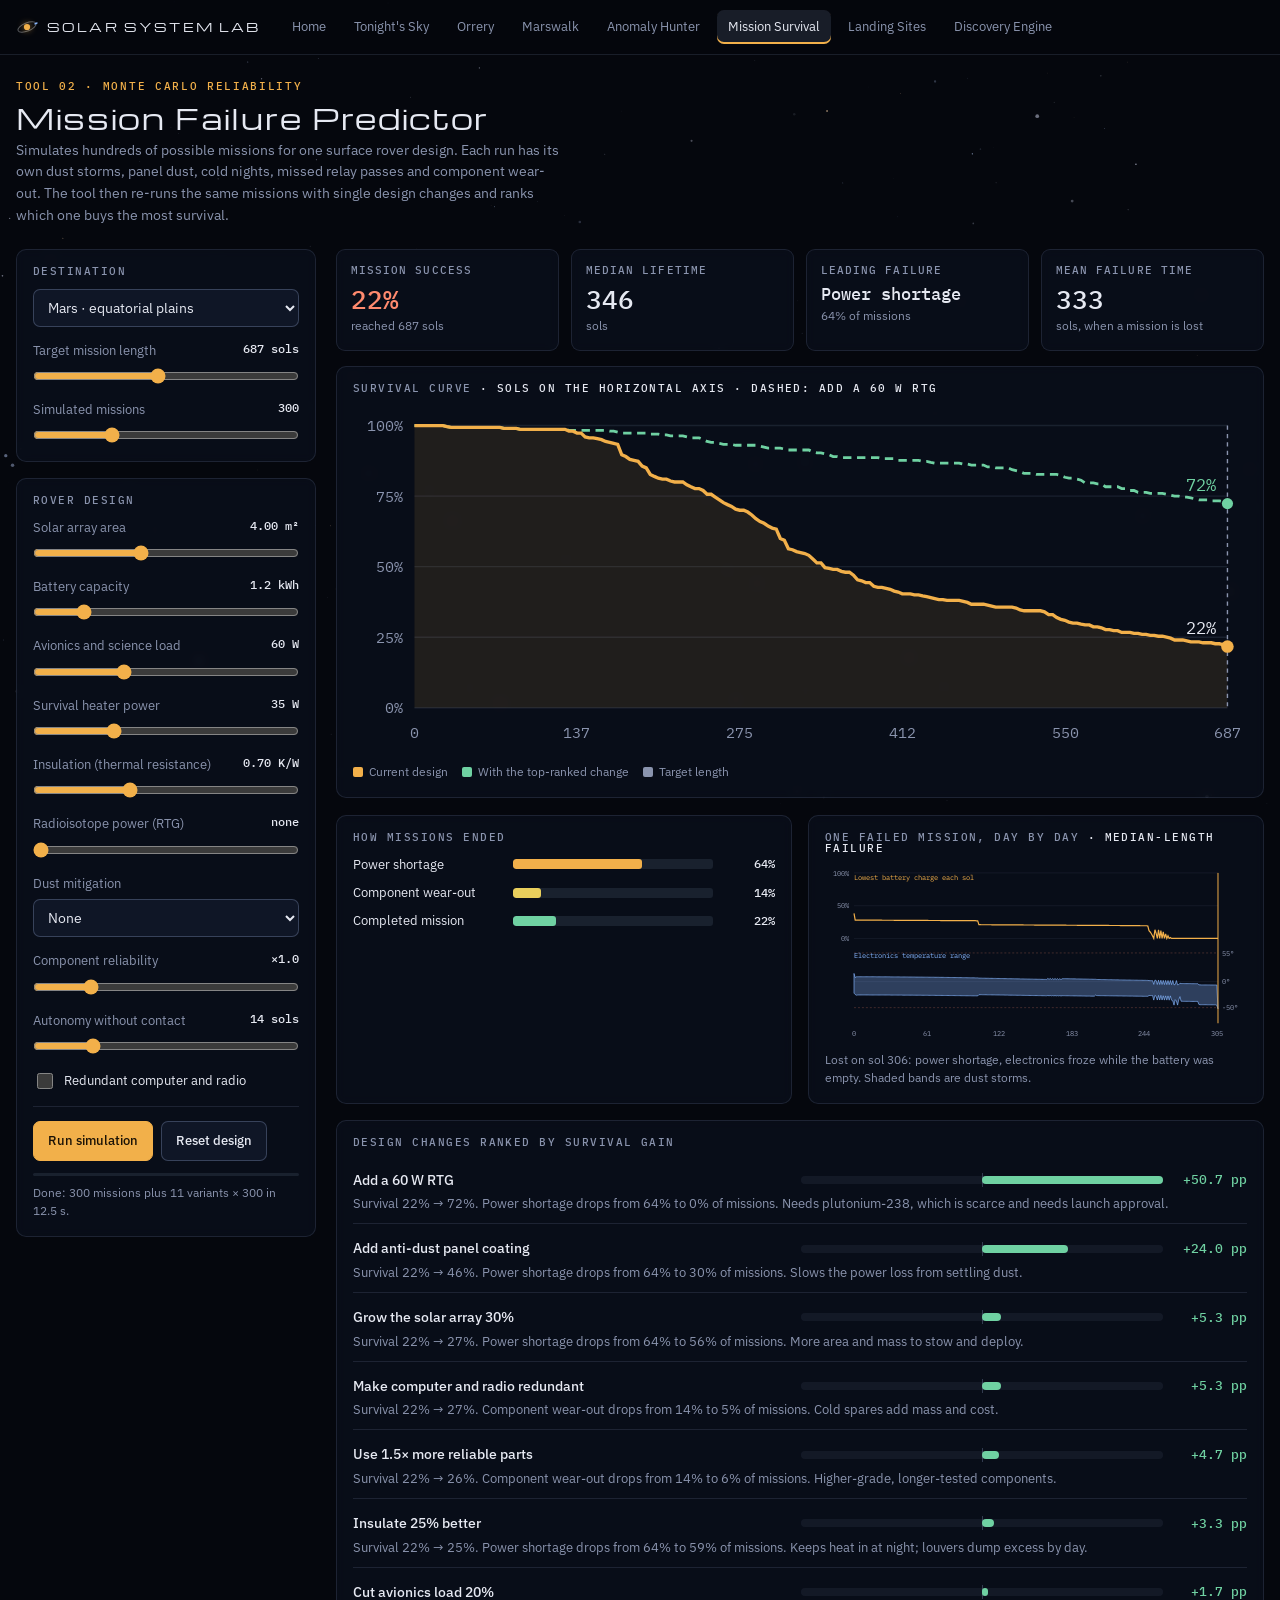
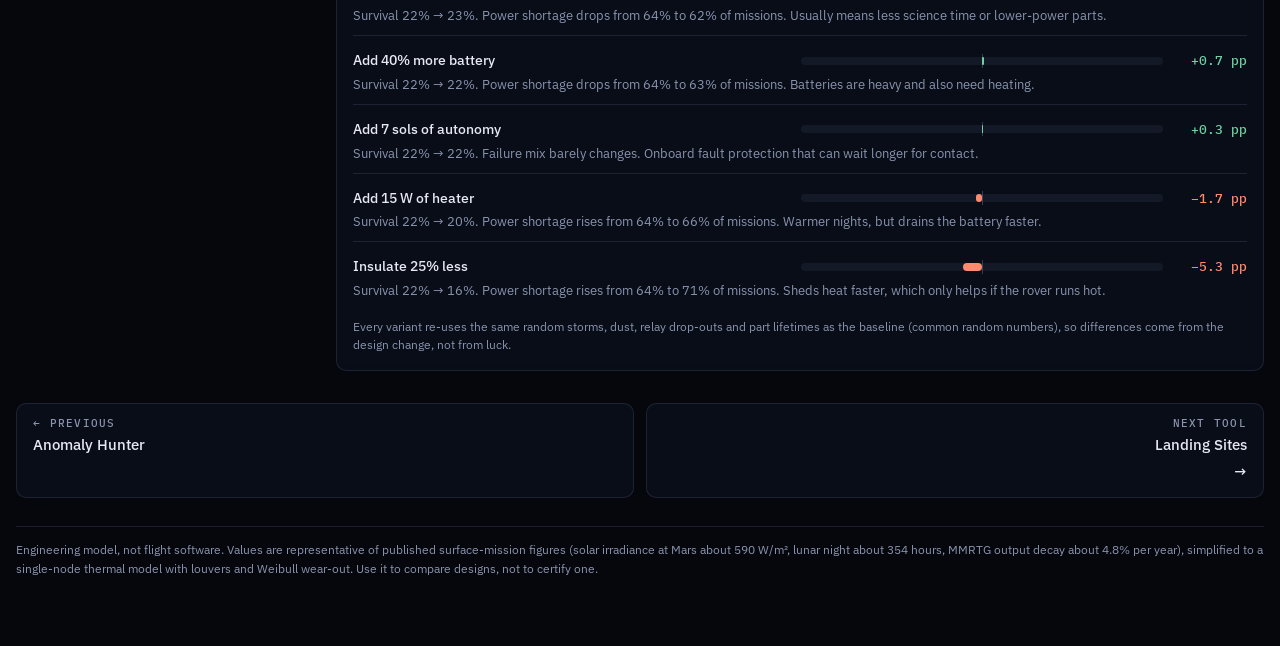
<file: mission.html>
<!doctype html>
<html lang="en">
<head>
<meta charset="utf-8">
<meta name="viewport" content="width=device-width, initial-scale=1, viewport-fit=cover">
<meta name="claude:viewport-fit-sides" content="cover">
<title>Mission Survival</title>
<!-- share -->
<meta name="description" content="Simulate hundreds of rover missions through dust storms, cold nights and worn-out parts, and find the design change that saves the most.">
<meta name="theme-color" content="#04060c">
<link rel="icon" href="favicon.svg" type="image/svg+xml">
<link rel="icon" href="favicon-32.png" sizes="32x32" type="image/png">
<link rel="apple-touch-icon" href="apple-touch-icon.png">
<meta property="og:type" content="website">
<meta property="og:site_name" content="Solar System Lab">
<meta property="og:title" content="Mission Survival · Solar System Lab">
<meta property="og:description" content="Simulate hundreds of rover missions through dust storms, cold nights and worn-out parts, and find the design change that saves the most.">
<meta property="og:url" content="https://shanshantanusingh113-max.github.io/kepler-orrery/mission.html">
<meta property="og:image" content="https://shanshantanusingh113-max.github.io/kepler-orrery/og-image.jpg">
<meta property="og:image:width" content="1200">
<meta property="og:image:height" content="630">
<meta property="og:image:alt" content="Solar System Lab: a 3D solar system with the title The solar system, computed.">
<meta property="og:locale" content="en_IN">
<meta property="og:locale:alternate" content="hi_IN">
<meta name="twitter:card" content="summary_large_image">
<meta name="twitter:title" content="Mission Survival · Solar System Lab">
<meta name="twitter:description" content="Simulate hundreds of rover missions through dust storms, cold nights and worn-out parts, and find the design change that saves the most.">
<meta name="twitter:image" content="https://shanshantanusingh113-max.github.io/kepler-orrery/og-image.jpg">
<!-- /share -->
<link rel="preconnect" href="https://fonts.googleapis.com">
<link rel="stylesheet" href="https://fonts.googleapis.com/css2?family=IBM+Plex+Mono:wght@400;500&family=IBM+Plex+Sans:wght@400;500;600&family=Michroma&display=swap">
<link rel="stylesheet" href="lab.css">
<style>
.sens{list-style:none;margin:0;padding:0;display:flex;flex-direction:column;gap:4px}
.sens li{display:grid;grid-template-columns:minmax(0,1.2fr) minmax(0,1fr) 70px;gap:4px 14px;align-items:center;padding:10px 0;border-bottom:1px solid var(--line)}
.sens li:last-child{border-bottom:0}
.sens .nm{font-size:13.5px;font-weight:500}
.sens .ex{grid-column:1/4;font-size:12.5px;color:var(--muted);line-height:1.5}
.sens .dv{font:500 13px/1 var(--f-mono);text-align:right;font-variant-numeric:tabular-nums}
.sens .dv.up{color:var(--good)} .sens .dv.down{color:var(--alert)}
.dbar{position:relative;height:8px;background:rgba(150,168,210,.08);border-radius:4px}
.dbar::before{content:"";position:absolute;left:50%;top:-3px;bottom:-3px;width:1px;background:var(--line2)}
.dbar i{position:absolute;top:0;bottom:0;border-radius:4px}
.causes{display:flex;flex-direction:column;gap:9px}
.cause{display:grid;grid-template-columns:150px minmax(0,1fr) 52px;gap:10px;align-items:center;font-size:12.5px}
.cause .bar{height:10px}
.cause .p{font:500 12px/1 var(--f-mono);text-align:right}
.chart svg{width:100%;height:auto;display:block}
@media (max-width:560px){ .sens li{grid-template-columns:minmax(0,1fr) 64px} .sens .dbar{grid-column:1/3;grid-row:2} .sens .ex{grid-column:1/3} .cause{grid-template-columns:110px minmax(0,1fr) 46px} }
</style>
</head>
<body>
<nav class="nav"><div class="nav-in">
  <a class="mark" href="index.html">SOLAR SYSTEM LAB</a>
  <a class="tab" href="index.html">Home</a>
  <a class="tab" href="sky.html">Tonight's Sky</a>
  <a class="tab" href="orrery.html">Orrery</a>
  <a class="tab" href="marswalk.html">Marswalk</a>
  <a class="tab" href="anomaly.html">Anomaly Hunter</a>
  <a class="tab" href="mission.html" aria-current="page">Mission Survival</a>
  <a class="tab" href="landing.html">Landing Sites</a>
  <a class="tab" href="discovery.html">Discovery Engine</a>
</div></nav>

<main class="wrap">
  <div class="phead">
    <div>
      <div class="eyebrow">Tool 02 · Monte Carlo reliability</div>
      <h1>Mission Failure Predictor</h1>
      <p>Simulates hundreds of possible missions for one surface rover design. Each run has its own dust storms, panel dust, cold nights, missed relay passes and component wear-out. The tool then re-runs the same missions with single design changes and ranks which one buys the most survival.</p>
    </div>
  </div>

  <div class="layout">
    <aside class="stack">
      <div class="card">
        <h2>Destination</h2>
        <div class="field"><select id="env" aria-label="Destination"></select></div>
        <div class="field"><label for="len">Target mission length <output id="lenV"></output></label><input type="range" id="len" min="60" max="1400" step="1"></div>
        <div class="field"><label for="runs">Simulated missions <output id="runsV">300</output></label><input type="range" id="runs" min="100" max="800" step="50" value="300"></div>
      </div>
      <div class="card" id="design">
        <h2>Rover design</h2>
        <div class="field"><label for="area">Solar array area <output id="areaV"></output></label><input type="range" id="area" min="0" max="10" step="0.25" value="4"></div>
        <div class="field"><label for="batt">Battery capacity <output id="battV"></output></label><input type="range" id="batt" min="200" max="6000" step="100" value="1200"></div>
        <div class="field"><label for="load">Avionics and science load <output id="loadV"></output></label><input type="range" id="load" min="15" max="150" step="5" value="60"></div>
        <div class="field"><label for="heater">Survival heater power <output id="heaterV"></output></label><input type="range" id="heater" min="0" max="120" step="5" value="35"></div>
        <div class="field"><label for="rth">Insulation (thermal resistance) <output id="rthV"></output></label><input type="range" id="rth" min="0.2" max="1.6" step="0.05" value="0.7"></div>
        <div class="field"><label for="rtg">Radioisotope power (RTG) <output id="rtgV"></output></label><input type="range" id="rtg" min="0" max="150" step="5" value="0"></div>
        <div class="field"><label for="dustMit">Dust mitigation</label>
          <select id="dustMit"><option value="0">None</option><option value="1">Anti-dust coating</option><option value="2">Active cleaning (4 W)</option></select></div>
        <div class="field"><label for="mtbf">Component reliability <output id="mtbfV"></output></label><input type="range" id="mtbf" min="0.5" max="3" step="0.1" value="1"></div>
        <div class="field"><label for="autonomy">Autonomy without contact <output id="autonomyV"></output></label><input type="range" id="autonomy" min="2" max="60" step="1" value="14"></div>
        <label class="check"><input type="checkbox" id="redund"> Redundant computer and radio</label>
        <div class="divider"></div>
        <div class="btns"><button class="btn primary" id="btnRun">Run simulation</button><button class="btn" id="btnReset">Reset design</button></div>
        <div class="progress" style="margin-top:12px" aria-hidden="true"><i id="prog"></i></div>
        <p class="hint" id="status">Ready.</p>
      </div>
    </aside>

    <div class="stack">
      <div class="stats" id="stats"></div>
      <div class="card chart">
        <h2>Survival curve <b id="survTitle"></b></h2>
        <div id="survChart"></div>
        <div class="legend" style="margin-top:8px"><span><i style="background:var(--sun)"></i>Current design</span><span><i style="background:var(--good)"></i>With the top-ranked change</span><span><i style="background:var(--muted)"></i>Target length</span></div>
      </div>
      <div class="row">
        <div class="card">
          <h2>How missions ended</h2>
          <div class="causes" id="causes"></div>
        </div>
        <div class="card chart">
          <h2>One failed mission, day by day <b id="traceTitle"></b></h2>
          <div id="traceChart"></div>
        </div>
      </div>
      <div class="card">
        <h2>Design changes ranked by survival gain</h2>
        <p class="hint" id="sensNote" hidden style="margin:0 0 10px;color:var(--warn)">No single change rescues this design, so changes are ranked by how much longer missions last on average. Combine several, for example more RTG power together with better insulation, then run again.</p>
        <ol class="sens" id="sens"></ol>
        <p class="hint">Every variant re-uses the same random storms, dust, relay drop-outs and part lifetimes as the baseline (common random numbers), so differences come from the design change, not from luck.</p>
      </div>
    </div>
  </div>

  <p class="foot">Engineering model, not flight software. Values are representative of published surface-mission figures (solar irradiance at Mars about 590 W/m², lunar night about 354 hours, MMRTG output decay about 4.8% per year), simplified to a single-node thermal model with louvers and Weibull wear-out. Use it to compare designs, not to certify one.</p>
</main>

<script src="lab.js"></script>
<script>
(function(){
"use strict";
const {$,rng,clamp,fmt,pct,esc}=Lab;
const YR=8766;
const ENVS={
  marsEq:{label:'Mars · equatorial plains',unit:'sol',unitH:24.66,dayH:24.66,G0:590,clear:.75,stormT:.22,stormP:.0016,stormMin:30,stormMax:100,Tday:-5,Tnight:-78,stormDay:-12,stormNight:14,seasonG:.1,seasonT:6,year:668.6,dust:.0022,cleanP:.008,passes:2,passP:.92,len:687},
  marsMid:{label:'Mars · 45° N plains',unit:'sol',unitH:24.66,dayH:24.66,G0:590,clear:.72,stormT:.2,stormP:.0024,stormMin:25,stormMax:80,Tday:-22,Tnight:-98,stormDay:-10,stormNight:12,seasonG:.38,seasonT:20,year:668.6,dust:.0018,cleanP:.012,passes:2,passP:.9,len:687},
  moonEq:{label:'Moon · equatorial nearside',unit:'day',unitH:24,dayH:708.7,G0:1361,clear:1,stormT:1,stormP:0,stormMin:0,stormMax:0,Tday:10,Tnight:-150,stormDay:0,stormNight:0,seasonG:0,seasonT:0,year:365.25,dust:.00004,cleanP:0,passes:3,passP:.97,len:365}
};
const CAUSES={power:['Power shortage','#f2b04a'],cold:['Thermal stress (cold)','#86b6ff'],heat:['Thermal stress (heat)','#ff8a6e'],comm:['Communication gap','#c49cff'],wear:['Component wear-out','#e9cf5c'],survived:['Completed mission','#6fd1a2']};
const DEFAULTS={area:4,batt:1200,load:60,heater:35,rth:.7,rtg:0,dustMit:0,mtbf:1,autonomy:14,redund:false};

/* ---------------- simulation core ---------------- */
function simulate(cfg,env,runs,traceN){
  const unitH=env.unitH, dt=env.dayH===unitH?unitH/12:2, Hh=cfg.len*unitH, steps=Math.ceil(Hh/dt), eff=.28, a=1-Math.exp(-dt/10);
  const dustF=[1,.55,.15][cfg.dustMit], extra=cfg.dustMit===2?4:0;
  const lives=new Float64Array(runs), causes=new Array(runs), details=new Array(runs), traces=[];
  const passU=new Float64Array(env.passes);
  for(let r=0;r<runs;r++){
    const R=rng(r*104729+7919);
    const wb=(eta,beta)=>eta*Math.pow(-Math.log(1-R()),1/beta);
    const c1=wb(9*YR*cfg.mtbf,1.3), c2=wb(9*YR*cfg.mtbf,1.3), r1=wb(12*YR*cfg.mtbf,1.5), r2=wb(12*YR*cfg.mtbf,1.5), mob=wb(4.5*YR*cfg.mtbf,2.2);
    const tC=cfg.redund?Math.max(c1,c2):c1, tR=cfg.redund?Math.max(r1,r2):r1;
    let wearT=mob, wearWhat='mobility system'; if(tC<wearT){wearT=tC;wearWhat='flight computer';} if(tR<wearT){wearT=tR;wearWhat='radio';}
    let E=cfg.batt, cap=cfg.batt, T=5, dust=0, storm=0, hib=false, hibSince=false, hibStart=0, last=0, day=-1, life=Hh, cause='survived', detail='';
    const tr=r<traceN?{soc:[],tmin:[],tmax:[],storm:[]}:null;
    for(let k=0;k<steps;k++){
      const t=k*dt, d=Math.floor(t/unitH);
      if(d!==day){
        day=d; const u1=R(),u2=R(),u3=R();
        for(let p=0;p<env.passes;p++) passU[p]=R();
        if(storm>0) storm--; else if(u1<env.stormP) storm=Math.round(env.stormMin+u2*(env.stormMax-env.stormMin));
        dust=Math.min(.9,dust+env.dust*dustF*(storm>0?3:1));
        if(u3<env.cleanP) dust*=.35;
        if(tr){ tr.soc.push(1); tr.tmin.push(99); tr.tmax.push(-999); tr.storm.push(storm>0); }
      }
      if(t>=wearT){ life=t; cause='wear'; detail=wearWhat+' failed'; break; }
      const phase=(t%env.dayH)/env.dayH, s=Math.max(0,Math.sin(2*Math.PI*phase));
      const sf=Math.cos(2*Math.PI*(t/unitH)/env.year), yrs=t/YR, rtgNow=cfg.rtg*Math.pow(.952,yrs);
      const G=env.G0*s*(storm>0?env.stormT:env.clear)*(1+env.seasonG*sf);
      const Pin=G*cfg.area*eff*(1-dust)+rtgNow;
      const Td=env.Tday+env.seasonT*sf+(storm>0?env.stormDay:0), Tn=env.Tnight+env.seasonT*sf*.6+(storm>0?env.stormNight:0);
      const Tenv=Tn+(Td-Tn)*Math.pow(s,.6);
      const heaterOn=!hib&&cfg.heater>0&&T<-25;
      const Pload=hib?0:cfg.load+extra+(heaterOn?cfg.heater:0);
      if(Pload>Pin) cap-=(Pload-Pin)*dt*.25/2000;
      if(T<-20) cap-=cfg.batt*4e-6;
      if(cap<cfg.batt*.3) cap=cfg.batt*.3;
      E+=(Pin-Pload)*dt; if(E>cap)E=cap;
      if(E<=0){ E=0; if(!hib){ hib=true; hibSince=true; hibStart=t; } } else if(hib&&E>cap*.25) hib=false;
      const Pint=(hib?0:(cfg.load+extra)*.9+(heaterOn?cfg.heater:0))+rtgNow*.8;
      const lf=clamp((T-10)/25,0,1), Rth=cfg.rth+(Math.min(cfg.rth,.2)-cfg.rth)*lf;   // louvers open gradually from +10 °C to +35 °C
      T+=(Tenv+Pint*Rth-T)*a;
      for(let p=0;p<env.passes;p++){ const pt=day*unitH+(p+.5)/env.passes*unitH; if(pt>=t&&pt<t+dt&&!hib&&passU[p]<env.passP&&E>15){ last=t; hibSince=false; } }
      if(tr){ const i=tr.soc.length-1; tr.soc[i]=Math.min(tr.soc[i],E/cfg.batt); tr.tmin[i]=Math.min(tr.tmin[i],T); tr.tmax[i]=Math.max(tr.tmax[i],T); }
      if(T<-50){ life=t; cause=hib?'power':'cold'; detail=hib?'electronics froze while the battery was empty':'heater could not hold electronics above −50 °C'; break; }
      if(T>55){ life=t; cause='heat'; detail='electronics passed +55 °C'; break; }
      if(hib&&t-hibStart>25*unitH){ life=t; cause='power'; detail='stayed in low-power hibernation for 25 '+env.unit+'s'; break; }
      if(t-last>cfg.autonomy*unitH){ life=t; cause=hibSince?'power':'comm'; detail=hibSince?'kept dropping into hibernation and missed relay passes past the autonomy limit':'missed relay contact past the autonomy limit'; break; }
    }
    lives[r]=life/unitH; causes[r]=cause; details[r]=detail; if(tr){ tr.life=life/unitH; tr.cause=cause; tr.detail=detail; traces.push(tr); }
  }
  const surv=causes.filter(c=>c==='survived').length/runs;
  const tally={}; Object.keys(CAUSES).forEach(k=>tally[k]=0); causes.forEach(c=>tally[c]++);
  return {lives,causes,details,surv,tally,traces,runs,len:cfg.len};
}

/* ---------------- UI state ---------------- */
let env=ENVS.marsEq, busy=false, pending=false, last=null;
const envSel=$('env'); Object.entries(ENVS).forEach(([k,e])=>{ const o=document.createElement('option'); o.value=k; o.textContent=e.label; envSel.appendChild(o); });
const fmts={area:v=>v.toFixed(2)+' m²',batt:v=>(v/1000).toFixed(1)+' kWh',load:v=>v+' W',heater:v=>v+' W',rth:v=>v.toFixed(2)+' K/W',rtg:v=>v?v+' W':'none',mtbf:v=>'×'+v.toFixed(1),autonomy:v=>v+' '+env.unit+'s',len:v=>v+' '+env.unit+'s',runs:v=>String(v)};
function bindRange(id){ const el=$(id), o=$(id+'V'); const upd=()=>{ o.textContent=fmts[id](+el.value); }; el.addEventListener('input',upd); upd(); }
['area','batt','load','heater','rth','rtg','mtbf','autonomy','len','runs'].forEach(bindRange);
function readCfg(){ return {area:+$('area').value,batt:+$('batt').value,load:+$('load').value,heater:+$('heater').value,rth:+$('rth').value,rtg:+$('rtg').value,dustMit:+$('dustMit').value,mtbf:+$('mtbf').value,autonomy:+$('autonomy').value,redund:$('redund').checked,len:+$('len').value}; }
function setCfg(c){ Object.entries(c).forEach(([k,v])=>{ const el=$(k); if(!el) return; if(el.type==='checkbox') el.checked=v; else el.value=v; el.dispatchEvent(new Event('input')); }); }
function setEnv(k){ env=ENVS[k]; $('len').value=env.len; ['len','autonomy'].forEach(id=>$(id).dispatchEvent(new Event('input'))); }

/* ---------------- sensitivity variants ---------------- */
function variants(c){
  const v=[];
  v.push({name:'Grow the solar array 30%',f:x=>({...x,area:x.area*1.3}),note:'More area and mass to stow and deploy.'});
  v.push({name:'Add 40% more battery',f:x=>({...x,batt:x.batt*1.4}),note:'Batteries are heavy and also need heating.'});
  v.push({name:'Cut avionics load 20%',f:x=>({...x,load:x.load*.8}),note:'Usually means less science time or lower-power parts.'});
  v.push({name:'Add 15 W of heater',f:x=>({...x,heater:x.heater+15}),note:'Warmer nights, but drains the battery faster.'});
  v.push({name:'Insulate 25% better',f:x=>({...x,rth:x.rth*1.25}),note:'Keeps heat in at night; louvers dump excess by day.'});
  v.push({name:'Insulate 25% less',f:x=>({...x,rth:x.rth*.75}),note:'Sheds heat faster, which only helps if the rover runs hot.'});
  if(c.rtg===0) v.push({name:'Add a 60 W RTG',f:x=>({...x,rtg:60}),note:'Needs plutonium-238, which is scarce and needs launch approval.'});
  else v.push({name:'Add 30 W of RTG power',f:x=>({...x,rtg:x.rtg+30}),note:'More plutonium-238 and more waste heat.'});
  if(c.dustMit<2) v.push({name:c.dustMit===0?'Add anti-dust panel coating':'Upgrade to active panel cleaning',f:x=>({...x,dustMit:x.dustMit+1}),note:'Slows the power loss from settling dust.'});
  if(!c.redund) v.push({name:'Make computer and radio redundant',f:x=>({...x,redund:true}),note:'Cold spares add mass and cost.'});
  v.push({name:'Use 1.5× more reliable parts',f:x=>({...x,mtbf:x.mtbf*1.5}),note:'Higher-grade, longer-tested components.'});
  v.push({name:'Add 7 '+env.unit+'s of autonomy',f:x=>({...x,autonomy:x.autonomy+7}),note:'Onboard fault protection that can wait longer for contact.'});
  return v.filter(x=>typeof x==='object');
}

async function runAll(){
  if(busy){ pending=true; $('status').textContent='Will re-run with your changes when the current simulation finishes…'; return; }
  busy=true; pending=false;
  const cfg=readCfg(), runs=+$('runs').value, t0=performance.now();
  const prog=$('prog'), st=$('status');
  st.textContent='Simulating the baseline design…'; prog.style.width='4%'; await Lab.tick();
  const base=simulate(cfg,env,runs,60);
  renderBase(base,cfg);
  const vs=variants(cfg), sensRuns=Math.min(runs,300), baseS=sensRuns===runs?base:simulate(cfg,env,sensRuns,0);
  const res=[];
  for(let i=0;i<vs.length;i++){
    st.textContent=`Testing design change ${i+1} of ${vs.length}: ${vs[i].name.toLowerCase()}…`;
    prog.style.width=(8+92*i/vs.length).toFixed(0)+'%'; await Lab.tick();
    const c2=vs[i].f(cfg), r=simulate(c2,env,sensRuns,0);
    const ml=x=>Array.from(x.lives).reduce((a,b)=>a+b,0)/x.runs;
    res.push({...vs[i],cfg:c2,r,delta:r.surv-baseS.surv,lifeDelta:ml(r)-ml(baseS)});
  }
  res.sort((a,b)=>(b.delta-a.delta)||(b.lifeDelta-a.lifeDelta));
  prog.style.width='100%';
  const best=res[0]&&res[0].delta>0?simulate(res[0].cfg,env,runs,0):null;
  renderSens(res,baseS); renderSurv(base,best,res[0]);
  st.textContent=`Done: ${runs} missions plus ${vs.length} variants × ${sensRuns} in ${((performance.now()-t0)/1000).toFixed(1)} s.`;
  setTimeout(()=>{prog.style.width='0';},600);
  busy=false;
  if(pending) runAll();
}

/* ---------------- rendering ---------------- */
function medianLife(r){ const a=Array.from(r.lives).sort((x,y)=>x-y); return a[Math.floor(a.length/2)]; }
function renderBase(r,cfg){
  last=r;
  const fails=Object.entries(r.tally).filter(([k])=>k!=='survived').sort((a,b)=>b[1]-a[1]);
  const top=fails[0]&&fails[0][1]>0?CAUSES[fails[0][0]][0]:'none';
  const med=medianLife(r);
  const failedLives=Array.from(r.lives).filter((l,i)=>r.causes[i]!=='survived');
  const meanFail=failedLives.length?failedLives.reduce((a,b)=>a+b,0)/failedLives.length:NaN;
  $('stats').innerHTML=[
    ['Mission success',pct(r.surv),`reached ${cfg.len} ${env.unit}s`, r.surv>=.8?'var(--good)':r.surv>=.5?'var(--warn)':'var(--alert)'],
    ['Median lifetime',med>=cfg.len?`${cfg.len}+`:Math.round(med),env.unit+'s',''],
    ['Leading failure',top,fails[0]&&fails[0][1]?pct(fails[0][1]/r.runs)+' of missions':'no failures',''],
    ['Mean failure time',Number.isFinite(meanFail)?Math.round(meanFail):'—',failedLives.length?env.unit+'s, when a mission is lost':'nothing failed','']
  ].map(s=>`<div class="stat"><div class="k">${s[0]}</div><div class="n" style="${s[3]?'color:'+s[3]:''};${String(s[1]).length>10?'font-size:17px':''}">${esc(s[1])}</div><div class="s">${esc(s[2])}</div></div>`).join('');
  $('causes').innerHTML=Object.entries(r.tally).sort((a,b)=>(a[0]==='survived')-(b[0]==='survived')||b[1]-a[1]).filter(([k,v])=>v>0||k==='survived')
    .map(([k,v])=>`<div class="cause"><span>${CAUSES[k][0]}</span><div class="bar"><i style="width:${(v/r.runs*100).toFixed(1)}%;background:${CAUSES[k][1]}"></i></div><span class="p">${pct(v/r.runs)}</span></div>`).join('');
  renderTrace(r,cfg);
}
function linePath(pts){ return pts.map((p,i)=>(i?'L':'M')+p[0].toFixed(1)+' '+p[1].toFixed(1)).join(''); }
function curve(r,len,n){ const a=Array.from(r.lives).sort((x,y)=>x-y), out=[]; let j=0;
  for(let i=0;i<=n;i++){ const t=len*i/n; while(j<a.length&&a[j]<t&&!(a[j]>=len))j++; out.push([t,(a.length-j)/a.length]); } return out; }
function renderSurv(r,best,bestV){
  const W=640,H=250,L=44,Rr=14,T=14,B=34, len=r.len;
  const X=t=>L+(W-L-Rr)*t/len, Y=v=>T+(H-T-B)*(1-v);
  let s=`<svg viewBox="0 0 ${W} ${H}" role="img" aria-label="Fraction of simulated missions still operating over time">`;
  for(let i=0;i<=4;i++){ const v=i/4; s+=`<line x1="${L}" x2="${W-Rr}" y1="${Y(v)}" y2="${Y(v)}" stroke="rgba(150,168,210,.12)"/><text x="${L-8}" y="${Y(v)+4}" text-anchor="end" font-size="11" fill="#8a94ae">${v*100}%</text>`; }
  const ticks=5; for(let i=0;i<=ticks;i++){ const t=Math.round(len*i/ticks); s+=`<text x="${X(t)}" y="${H-12}" text-anchor="middle" font-size="11" fill="#8a94ae">${t}</text>`; }
  s+=`<text x="${W-Rr}" y="${H-12}" text-anchor="end" font-size="11" fill="#8a94ae" dy="0" opacity="0">${env.unit}</text>`;
  const c=curve(r,len,200), pts=c.map(p=>[X(p[0]),Y(p[1])]);
  s+=`<path d="${linePath(pts)}L${X(len)} ${Y(0)}L${X(0)} ${Y(0)}Z" fill="rgba(242,176,74,.1)"/>`;
  if(best){ const cb=curve(best,len,200).map(p=>[X(p[0]),Y(p[1])]); s+=`<path d="${linePath(cb)}" fill="none" stroke="#6fd1a2" stroke-width="2" stroke-dasharray="6 4"/>`; }
  s+=`<path d="${linePath(pts)}" fill="none" stroke="#f2b04a" stroke-width="2.4"/>`;
  s+=`<line x1="${X(len)}" x2="${X(len)}" y1="${T}" y2="${H-B}" stroke="#8a94ae" stroke-dasharray="3 3"/>`;
  const endV=r.surv; s+=`<circle cx="${X(len)}" cy="${Y(endV)}" r="4.5" fill="#f2b04a"/><text x="${X(len)-8}" y="${Y(endV)-9}" text-anchor="end" font-size="12" fill="#e6e9f2">${pct(endV)}</text>`;
  if(best){ s+=`<circle cx="${X(len)}" cy="${Y(best.surv)}" r="4" fill="#6fd1a2"/><text x="${X(len)-8}" y="${Y(best.surv)+(best.surv>endV?-9:16)}" text-anchor="end" font-size="12" fill="#6fd1a2">${pct(best.surv)}</text>`; }
  s+=`</svg>`;
  $('survChart').innerHTML=s;
  $('survTitle').textContent=` · ${env.unit}s on the horizontal axis`+(best&&bestV?` · dashed: ${bestV.name.toLowerCase()}`:'');
}
function renderTrace(r,cfg){
  const failed=r.traces.filter(t=>t.cause!=='survived');
  let tr;
  if(failed.length){ const med=failed.map(t=>t.life).sort((a,b)=>a-b)[Math.floor(failed.length/2)]; tr=failed.reduce((a,b)=>Math.abs(b.life-med)<Math.abs(a.life-med)?b:a); }
  else tr=r.traces[0];
  if(!tr){ $('traceChart').innerHTML='<p class="empty">No trace recorded.</p>'; return; }
  const n=tr.soc.length, W=640,H=270,L=44,Rr=44,T=12,B=30, mid=T+(H-T-B)*.48;
  const X=i=>L+(W-L-Rr)*i/Math.max(1,n-1);
  const Ys=v=>T+(mid-T-10)*(1-v);
  const tLo=-80,tHi=60, Yt=v=>mid+8+(H-B-mid-8)*(1-(clamp(v,tLo,tHi)-tLo)/(tHi-tLo));
  let s=`<svg viewBox="0 0 ${W} ${H}" role="img" aria-label="Battery charge and electronics temperature for one simulated mission">`;
  tr.storm.forEach((st,i)=>{ if(st) s+=`<rect x="${X(i)}" y="${T}" width="${Math.max(1,(W-L-Rr)/n)}" height="${H-B-T}" fill="rgba(233,207,92,.08)"/>`; });
  [0,.5,1].forEach(v=>{ s+=`<line x1="${L}" x2="${W-Rr}" y1="${Ys(v)}" y2="${Ys(v)}" stroke="rgba(150,168,210,.12)"/><text x="${L-8}" y="${Ys(v)+4}" text-anchor="end" font-size="11" fill="#8a94ae">${v*100}%</text>`; });
  [-50,0,55].forEach(v=>{ s+=`<line x1="${L}" x2="${W-Rr}" y1="${Yt(v)}" y2="${Yt(v)}" stroke="${v===0?'rgba(150,168,210,.12)':'rgba(255,138,110,.35)'}" ${v===0?'':'stroke-dasharray="3 3"'}/><text x="${W-Rr+6}" y="${Yt(v)+4}" font-size="11" fill="#8a94ae">${v}°</text>`; });
  s+=`<text x="${L}" y="${T+10}" font-size="11" fill="#f2b04a">Lowest battery charge each ${env.unit}</text>`;
  s+=`<text x="${L}" y="${mid+20}" font-size="11" fill="#86b6ff">Electronics temperature range</text>`;
  const top=[],bot=[]; for(let i=0;i<n;i++){ top.push([X(i),Yt(tr.tmax[i])]); bot.push([X(i),Yt(tr.tmin[i])]); }
  s+=`<path d="${linePath(top)}${bot.reverse().map(p=>'L'+p[0].toFixed(1)+' '+p[1].toFixed(1)).join('')}Z" fill="rgba(134,182,255,.3)" stroke="#86b6ff" stroke-width="1"/>`;
  s+=`<path d="${linePath(tr.soc.map((v,i)=>[X(i),Ys(v)]))}" fill="none" stroke="#f2b04a" stroke-width="1.8"/>`;
  const step=Math.max(1,Math.round(n/5)); for(let i=0;i<n;i+=step) s+=`<text x="${X(i)}" y="${H-10}" text-anchor="middle" font-size="11" fill="#8a94ae">${i}</text>`;
  if(tr.cause!=='survived'){ s+=`<line x1="${X(n-1)}" x2="${X(n-1)}" y1="${T}" y2="${H-B}" stroke="${CAUSES[tr.cause][1]}" stroke-width="1.5"/>`; }
  s+='</svg>';
  $('traceChart').innerHTML=s+`<p class="hint">${tr.cause==='survived'?'No sampled mission failed.':`Lost on ${env.unit} ${Math.round(tr.life)}: ${esc(CAUSES[tr.cause][0].toLowerCase())}, ${esc(tr.detail)}.`} Shaded bands are dust storms.</p>`;
  $('traceTitle').textContent=tr.cause==='survived'?'':` · median-length failure`;
}
function renderSens(res,base){
  const lifeMode=res.every(r=>Math.abs(r.delta)<.005);
  const val=v=>lifeMode?v.lifeDelta/base.len:v.delta;
  const maxAbs=Math.max(lifeMode?.01:.05,...res.map(r=>Math.abs(val(r))));
  $('sens').innerHTML=res.map(v=>{
    const d=val(v), w=Math.abs(d)/maxAbs*50;
    // which failure cause moved most
    let bestK=null,bestD=0; Object.keys(CAUSES).forEach(k=>{ if(k==='survived')return; const dd=(v.r.tally[k]-base.tally[k])/base.runs; if(Math.abs(dd)>Math.abs(bestD)){bestD=dd;bestK=k;} });
    let why=`Survival ${pct(base.surv)} → ${pct(v.r.surv)}.`;
    if(bestK&&Math.abs(bestD)>=.01) why+=` ${CAUSES[bestK][0]} ${bestD<0?'drops':'rises'} from ${pct(base.tally[bestK]/base.runs)} to ${pct(v.r.tally[bestK]/base.runs)} of missions.`;
    else why+=' Failure mix barely changes.';
    return `<li><span class="nm">${esc(v.name)}</span><div class="dbar"><i style="${d>=0?`left:50%;width:${w}%`:`right:50%;width:${w}%`};background:${d>=0?'var(--good)':'var(--alert)'}"></i></div><span class="dv ${d>.001?'up':d<-.001?'down':''}">${lifeMode?(v.lifeDelta>=0?'+':'−')+Math.abs(v.lifeDelta).toFixed(1)+' '+env.unit.slice(0,1):(d>=0?'+':'−')+Math.abs(d*100).toFixed(1)+' pp'}</span><span class="ex">${esc(why)} ${esc(v.note)}</span></li>`;
  }).join('');
  $('sensNote').hidden=!lifeMode;
}

envSel.onchange=()=>{ setEnv(envSel.value); runAll(); };
$('btnRun').onclick=runAll;
$('btnReset').onclick=()=>{ setCfg(DEFAULTS); runAll(); };
setEnv('marsEq');
runAll();
})();
</script>
</body>
</html>
</file>
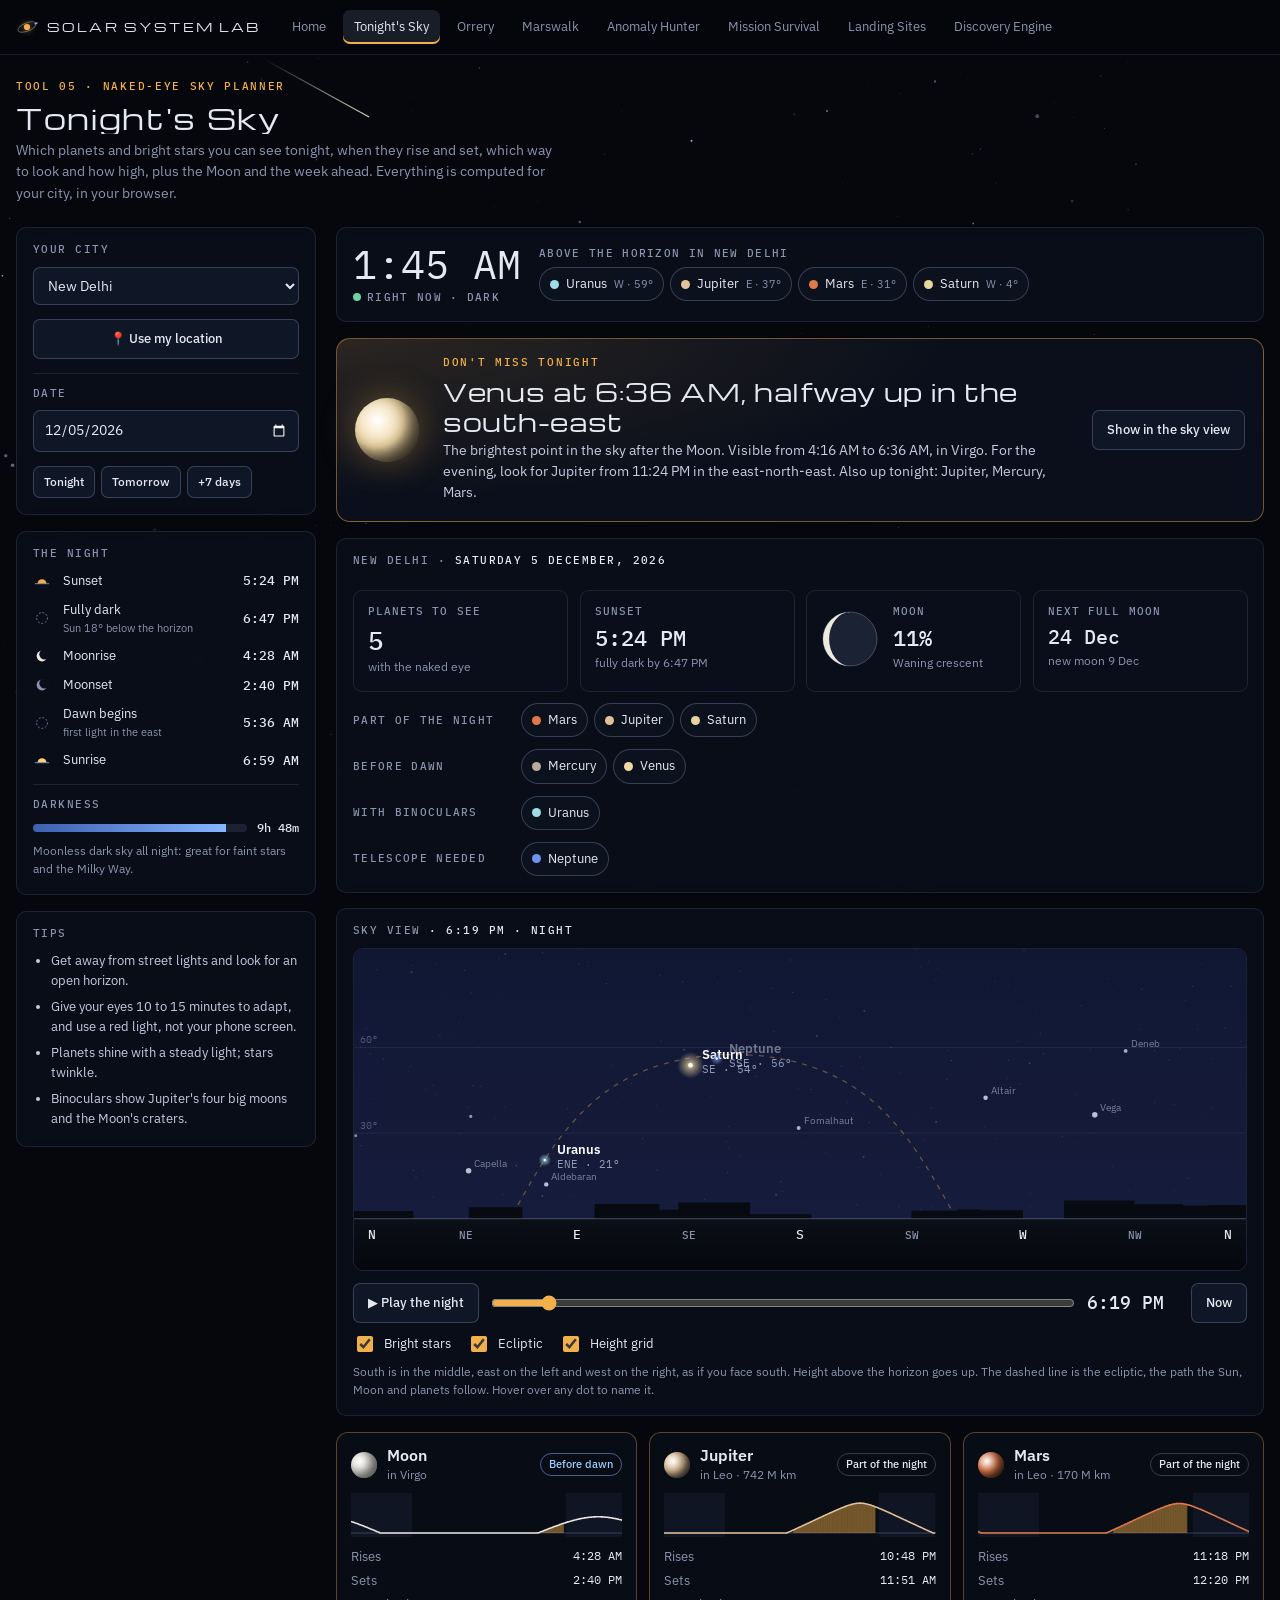
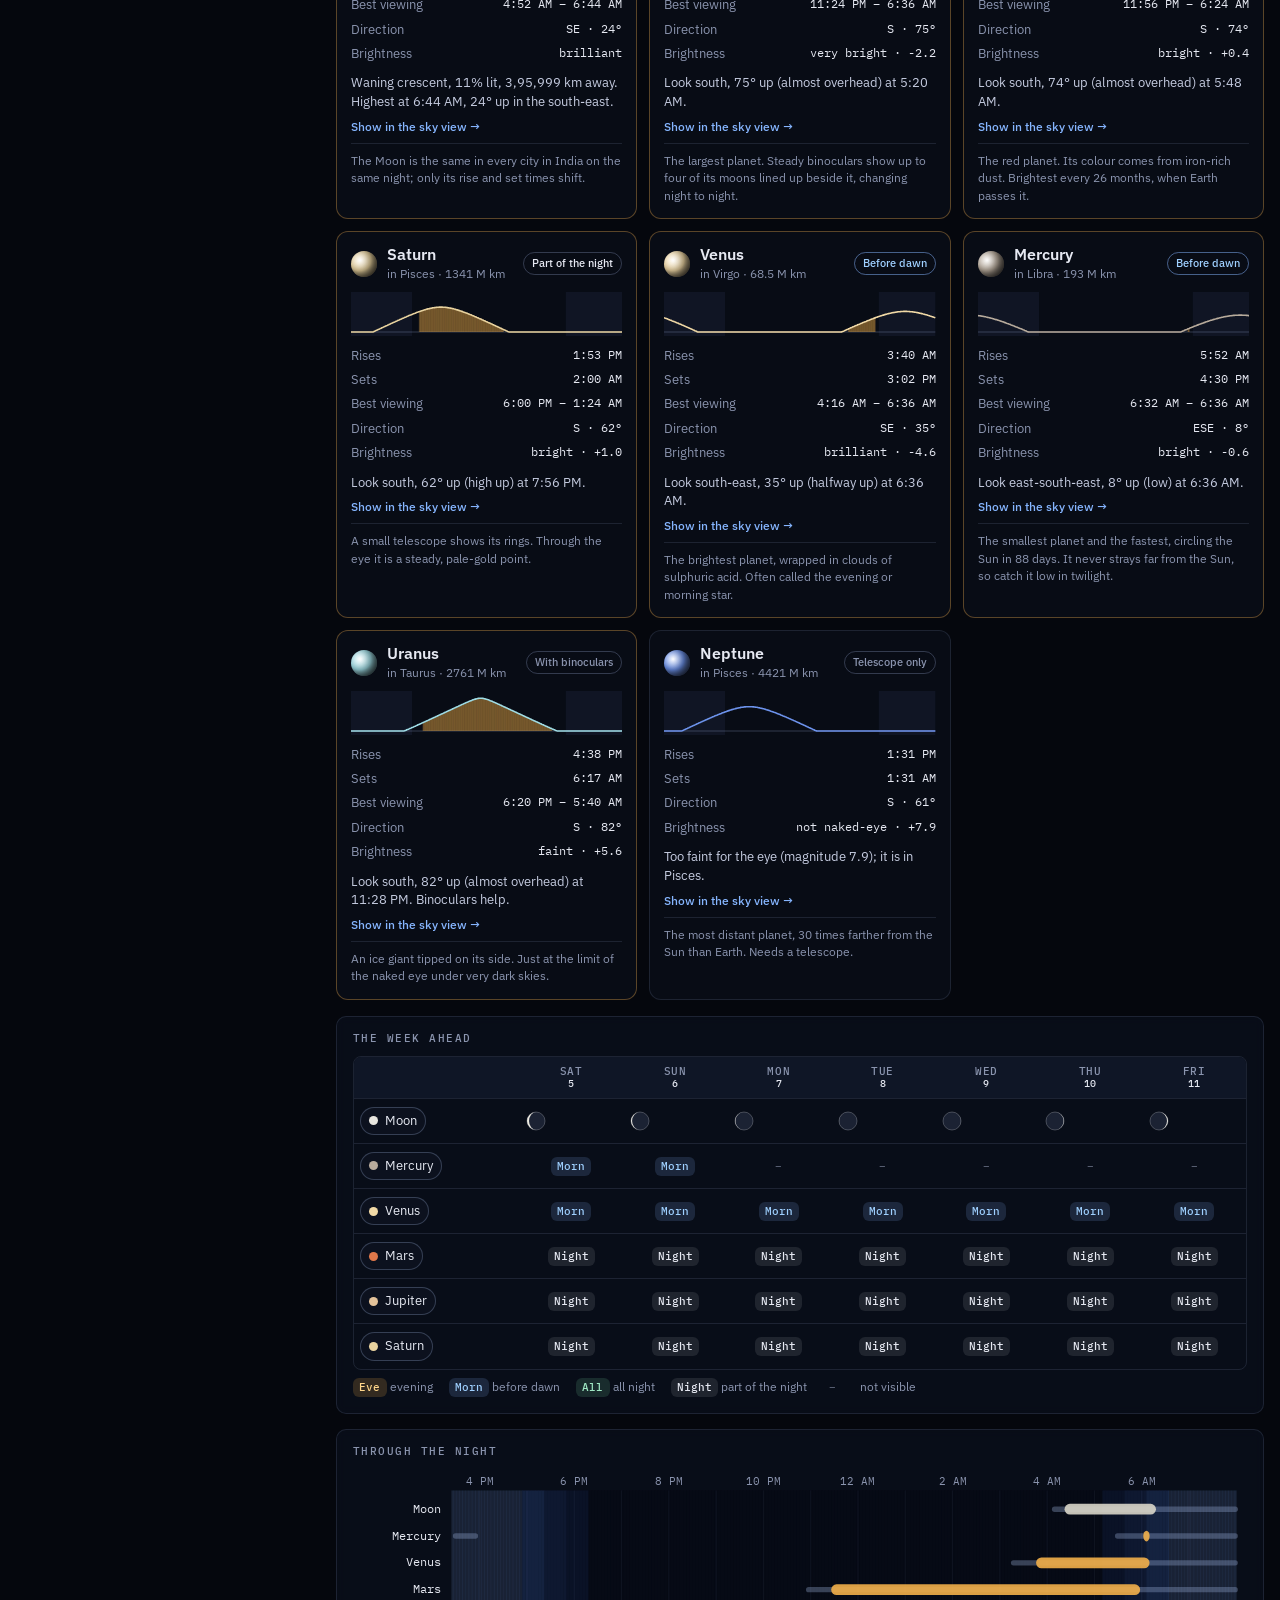
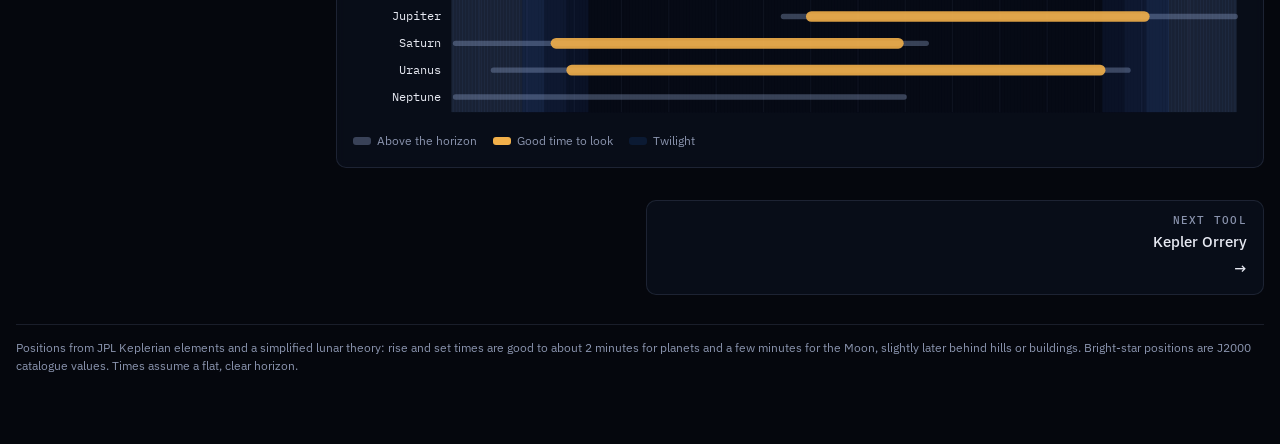
<file: sky.html>
<!doctype html>
<html lang="en">
<head>
<meta charset="utf-8">
<meta name="viewport" content="width=device-width, initial-scale=1, viewport-fit=cover">
<meta name="claude:viewport-fit-sides" content="cover">
<title>Tonight's Sky</title>
<!-- share -->
<meta name="description" content="See which planets and bright stars you can spot tonight from your city: rise and set times, which direction to look, how high, the Moon's phase and the week ahead.">
<meta name="theme-color" content="#04060c">
<link rel="icon" href="favicon.svg" type="image/svg+xml">
<link rel="icon" href="favicon-32.png" sizes="32x32" type="image/png">
<link rel="apple-touch-icon" href="apple-touch-icon.png">
<meta property="og:type" content="website">
<meta property="og:site_name" content="Solar System Lab">
<meta property="og:title" content="Tonight's Sky · Solar System Lab">
<meta property="og:description" content="See which planets and bright stars you can spot tonight from your city: rise and set times, which direction to look, how high, the Moon's phase and the week ahead.">
<meta property="og:url" content="https://shanshantanusingh113-max.github.io/kepler-orrery/sky.html">
<meta property="og:image" content="https://shanshantanusingh113-max.github.io/kepler-orrery/og-image.jpg">
<meta property="og:image:width" content="1200">
<meta property="og:image:height" content="630">
<meta property="og:locale" content="en_IN">
<meta name="twitter:card" content="summary_large_image">
<meta name="twitter:title" content="Tonight's Sky · Solar System Lab">
<meta name="twitter:description" content="See which planets and bright stars you can spot tonight from your city: rise and set times, which direction to look, how high, the Moon's phase and the week ahead.">
<meta name="twitter:image" content="https://shanshantanusingh113-max.github.io/kepler-orrery/og-image.jpg">
<!-- /share -->
<link rel="preconnect" href="https://fonts.googleapis.com">
<link rel="stylesheet" href="https://fonts.googleapis.com/css2?family=IBM+Plex+Mono:wght@400;500&family=IBM+Plex+Sans:wght@400;500;600&family=Michroma&display=swap">
<link rel="stylesheet" href="lab.css">
<style>
/* Tonight's Sky: left = place, date, night times, tips. Right = right now, don't-miss, sky view, cards, week ahead, timeline. */
.quick{display:flex;gap:6px;margin-top:8px}
.quick .btn{padding:6px 10px;font-size:12px}
.times{list-style:none;margin:0;padding:0;display:flex;flex-direction:column;gap:9px}
.times li{display:grid;grid-template-columns:20px minmax(0,1fr) auto;gap:10px;align-items:center;font-size:13px}
.times li svg{width:18px;height:18px}
.times li b{font:500 13px/1 var(--f-mono);font-variant-numeric:tabular-nums}
.times li small{display:block;color:var(--muted);font-size:11px}
.tips{margin:0;padding-left:18px;font-size:13px;color:#c5cce0;display:flex;flex-direction:column;gap:6px}
.dark{display:flex;align-items:center;gap:10px;margin-top:4px}
.dark .meter{flex:1;height:8px;border-radius:4px;background:rgba(150,168,210,.14);overflow:hidden}
.dark .meter i{display:block;height:100%;background:linear-gradient(90deg,#3d5fb0,#86b6ff)}
.dark b{font:500 12px/1 var(--f-mono)}
/* right now */
.now{display:grid;grid-template-columns:auto minmax(0,1fr);gap:18px;align-items:center}
@media (max-width:700px){.now{grid-template-columns:1fr}}
.now .clk{font:400 clamp(28px,4vw,40px)/1 var(--f-mono);font-variant-numeric:tabular-nums;color:var(--fg)}
.now .clk small{display:block;font:500 11px/1.4 var(--f-mono);letter-spacing:.12em;text-transform:uppercase;color:var(--muted);margin-top:6px}
.now .up{display:flex;flex-wrap:wrap;gap:6px}
.now .up .chip{cursor:pointer}
.now .msg{font-size:13px;color:var(--muted)}
.live-dot{display:inline-block;width:8px;height:8px;border-radius:50%;background:var(--good);margin-right:6px;animation:lp 1.8s infinite}
@keyframes lp{0%{box-shadow:0 0 0 0 rgba(111,209,162,.6)}100%{box-shadow:0 0 0 9px rgba(111,209,162,0)}}
/* don't miss */
.miss{display:grid;grid-template-columns:72px minmax(0,1fr) auto;gap:16px;align-items:center;padding:18px;border-radius:14px;border:1px solid rgba(var(--sun-rgb),.45);background:radial-gradient(120% 160% at 0% 0%,rgba(var(--sun-rgb),.14),transparent 55%),var(--surface)}
@media (max-width:640px){.miss{grid-template-columns:56px minmax(0,1fr)}.miss .btn{grid-column:1/-1}}
.miss .orb{width:64px;height:64px;border-radius:50%;box-shadow:0 0 34px rgba(var(--sun-rgb),.35),inset -10px -8px 16px rgba(0,0,0,.55)}
.miss .lbl{font:500 10.5px/1 var(--f-mono);letter-spacing:.16em;text-transform:uppercase;color:var(--sun)}
.miss h2{margin:8px 0 4px;font:400 clamp(18px,2.2vw,24px)/1.25 var(--f-display);letter-spacing:.03em;text-transform:none;color:var(--fg)}
.miss p{margin:0;font-size:13.5px;color:#c5cce0}
/* glance */
.glance{display:flex;flex-direction:column;gap:12px}
.glance .row2{display:flex;flex-wrap:wrap;gap:8px 18px;align-items:center}
.glance .lbl{font:500 11px/1 var(--f-mono);letter-spacing:.12em;color:var(--muted);text-transform:uppercase;min-width:150px}
.chip{display:inline-flex;align-items:center;gap:7px;padding:6px 10px;border-radius:999px;border:1px solid var(--line2);font-size:13px;background:rgba(15,22,38,.6);color:var(--fg)}
button.chip{font:inherit;font-size:13px;cursor:pointer}
button.chip:hover{border-color:var(--sun)}
.chip i{width:9px;height:9px;border-radius:50%}
.chip small{color:var(--muted);font-size:11px}
.chips{display:flex;flex-wrap:wrap;gap:6px}
/* sky view */
.skybox{position:relative;border-radius:10px;overflow:hidden;border:1px solid var(--line)}
.skybox canvas{display:block;width:100%;height:auto;cursor:crosshair}
.skytip{position:absolute;pointer-events:none;padding:7px 10px;border-radius:8px;background:rgba(5,7,13,.92);border:1px solid var(--line2);font-size:12px;color:var(--fg);white-space:nowrap;transform:translate(-50%,-120%);opacity:0;transition:opacity .12s}
.skytip b{display:block;font-size:13px}
.skytip span{color:var(--muted);font-family:var(--f-mono);font-size:11px}
.skyctl{display:flex;flex-wrap:wrap;align-items:center;gap:12px;margin-top:12px}
.skyctl input[type=range]{flex:1;min-width:180px}
.skyctl .clock{font:500 18px/1 var(--f-mono);font-variant-numeric:tabular-nums;min-width:92px}
.skyopts{display:flex;flex-wrap:wrap;gap:8px 16px;margin-top:10px}
/* cards */
.cards{display:grid;grid-template-columns:repeat(auto-fill,minmax(250px,1fr));gap:12px}
.pc{border:1px solid var(--line);border-radius:12px;padding:14px;background:rgba(10,15,27,.7);display:flex;flex-direction:column;gap:10px;min-width:0;transition:border-color .2s,box-shadow .2s}
.pc.vis{border-color:rgba(var(--sun-rgb),.35)}
.pc.pick{box-shadow:0 0 0 2px rgba(var(--sun-rgb),.55)}
.pc header{display:flex;align-items:center;gap:10px}
.pc header .dot{width:26px;height:26px;border-radius:50%;flex:none;box-shadow:inset -6px -4px 10px rgba(0,0,0,.55)}
.pc header h3{margin:0;font:600 16px/1.1 var(--f-body)}
.pc header h3 small{display:block;font:400 11.5px/1.3 var(--f-body);color:var(--muted);margin-top:3px}
.pc header .st{margin-left:auto}
.pc dl{margin:0;display:grid;grid-template-columns:auto 1fr;gap:5px 10px;font-size:12.5px}
.pc dt{color:var(--muted)} .pc dd{margin:0;text-align:right;font-family:var(--f-mono);font-size:12px;font-variant-numeric:tabular-nums}
.pc .spark{display:block;width:100%;height:44px}
.pc .tip{margin:0;font-size:12.5px;color:#c5cce0;line-height:1.5}
.pc .fact{margin:0;font-size:12px;color:var(--muted);line-height:1.45;border-top:1px solid var(--line);padding-top:8px}
.pc .show{align-self:flex-start;background:none;border:0;padding:0;color:var(--cool);font:500 12px/1 var(--f-body);cursor:pointer}
.pc .show:hover{text-decoration:underline}
.st{font:500 11px/1 var(--f-body);padding:5px 8px;border-radius:999px;border:1px solid var(--line2);white-space:nowrap}
.st.all{color:#9fe8c4;border-color:rgba(111,209,162,.5)} .st.eve{color:#ffd68a;border-color:rgba(242,176,74,.5)} .st.morn{color:#9fd0ff;border-color:rgba(134,182,255,.5)} .st.part{color:#e6e9f2}
.st.no{color:var(--muted)} .st.glare{color:#ffb08a;border-color:rgba(255,138,110,.45)}
.moonart{display:block;flex:none}
.moonrow{display:flex;gap:14px;align-items:center}
/* week ahead */
.week{width:100%;border-collapse:collapse;font-size:12.5px}
.week th,.week td{padding:8px 6px;text-align:center;border-bottom:1px solid var(--line)}
.week th:first-child,.week td:first-child{text-align:left;white-space:nowrap}
.week th{font:500 11px/1.2 var(--f-mono);color:var(--muted);text-transform:uppercase;letter-spacing:.06em}
.week th small{display:block;font-size:10px;color:var(--fg);letter-spacing:0;text-transform:none}
.week tr:last-child td{border-bottom:0}
.wk{display:inline-block;min-width:34px;padding:4px 6px;border-radius:6px;font:500 11px/1 var(--f-mono)}
.wk.E{background:rgba(242,176,74,.18);color:#ffd68a} .wk.M{background:rgba(134,182,255,.16);color:#9fd0ff} .wk.A{background:rgba(111,209,162,.16);color:#9fe8c4} .wk.P{background:rgba(230,233,242,.1);color:#e6e9f2} .wk.N{color:rgba(138,148,174,.6)}
.tl svg{display:block;width:100%;height:auto}
.legend2{display:flex;flex-wrap:wrap;gap:6px 16px;font-size:12px;color:var(--muted);margin-top:8px}
.legend2 i{display:inline-block;width:18px;height:8px;border-radius:3px;margin-right:6px;vertical-align:0}
.locmsg{font-size:12px;color:var(--muted);margin-top:6px}
input[type=date]{background:var(--surface2);border:1px solid var(--line2);border-radius:7px;padding:8px 10px;width:100%;color:var(--fg);color-scheme:dark}
</style>
</head>
<body>
<nav class="nav"><div class="nav-in">
  <a class="mark" href="index.html">SOLAR SYSTEM LAB</a>
  <a class="tab" href="index.html">Home</a>
  <a class="tab" href="sky.html" aria-current="page">Tonight's Sky</a>
  <a class="tab" href="orrery.html">Orrery</a>
  <a class="tab" href="marswalk.html">Marswalk</a>
  <a class="tab" href="anomaly.html">Anomaly Hunter</a>
  <a class="tab" href="mission.html">Mission Survival</a>
  <a class="tab" href="landing.html">Landing Sites</a>
  <a class="tab" href="discovery.html">Discovery Engine</a>
</div></nav>

<main class="wrap">
  <div class="phead">
    <div>
      <div class="eyebrow">Tool 05 · Naked-eye sky planner</div>
      <h1>Tonight's Sky</h1>
      <p>Which planets and bright stars you can see tonight, when they rise and set, which way to look and how high, plus the Moon and the week ahead. Everything is computed for your city, in your browser.</p>
    </div>
  </div>

  <div class="layout">
    <aside class="stack">
      <div class="card">
        <h2>Your city</h2>
        <div class="field"><select id="city" aria-label="City"></select></div>
        <button class="btn" id="locBtn" type="button" style="width:100%">📍 Use my location</button>
        <p class="locmsg" id="locMsg" hidden></p>
        <div class="divider"></div>
        <h2>Date</h2>
        <div class="field"><input type="date" id="date" aria-label="Date"></div>
        <div class="quick"><button class="btn" id="dToday" type="button">Tonight</button><button class="btn" id="dTom" type="button">Tomorrow</button><button class="btn" id="dWeek" type="button">+7 days</button></div>
      </div>
      <div class="card">
        <h2>The night</h2>
        <ul class="times" id="times"></ul>
        <div class="divider"></div>
        <h2>Darkness</h2>
        <div class="dark"><div class="meter"><i id="darkBar"></i></div><b id="darkVal">—</b></div>
        <p class="hint" id="darkTxt" style="margin-bottom:0"></p>
      </div>
      <div class="card">
        <h2>Tips</h2>
        <ul class="tips">
          <li>Get away from street lights and look for an open horizon.</li>
          <li>Give your eyes 10 to 15 minutes to adapt, and use a red light, not your phone screen.</li>
          <li>Planets shine with a steady light; stars twinkle.</li>
          <li>Binoculars show Jupiter's four big moons and the Moon's craters.</li>
        </ul>
      </div>
    </aside>

    <div class="stack">
      <div class="card now" id="nowCard"></div>
      <div class="miss" id="miss"></div>
      <div class="card glance" id="glance"></div>
      <div class="card">
        <h2>Sky view <b id="skyWhen"></b></h2>
        <div class="skybox"><canvas id="sky" width="1200" height="420" aria-label="Panorama of the sky at the chosen time, with planets, bright stars and the Moon"></canvas><div class="skytip" id="skyTip"></div></div>
        <div class="skyctl">
          <button class="btn" id="playBtn" type="button" aria-pressed="false">▶ Play the night</button>
          <input type="range" id="tSlider" aria-label="Time of night" min="0" max="100" step="0.1" value="0">
          <span class="clock" id="tClock">—</span>
          <button class="btn" id="nowBtn" type="button">Now</button>
        </div>
        <div class="skyopts">
          <label class="check"><input type="checkbox" id="optStars" checked> Bright stars</label>
          <label class="check"><input type="checkbox" id="optEcl" checked> Ecliptic</label>
          <label class="check"><input type="checkbox" id="optGrid" checked> Height grid</label>
        </div>
        <p class="hint">South is in the middle, east on the left and west on the right, as if you face south. Height above the horizon goes up. The dashed line is the ecliptic, the path the Sun, Moon and planets follow. Hover over any dot to name it.</p>
      </div>
      <div class="cards" id="cards"></div>
      <div class="card">
        <h2>The week ahead</h2>
        <div class="tablewrap"><table class="week" id="week"></table></div>
        <div class="legend2"><span><span class="wk E">Eve</span> evening</span><span><span class="wk M">Morn</span> before dawn</span><span><span class="wk A">All</span> all night</span><span><span class="wk P">Night</span> part of the night</span><span><span class="wk N">–</span> not visible</span></div>
      </div>
      <div class="card tl">
        <h2>Through the night</h2>
        <div id="timeline"></div>
        <div class="legend2"><span><i style="background:rgba(150,168,210,.35)"></i>Above the horizon</span><span><i style="background:var(--sun)"></i>Good time to look</span><span><i style="background:#0b1a33"></i>Twilight</span></div>
      </div>
    </div>
  </div>
  <p class="foot">Positions from JPL Keplerian elements and a simplified lunar theory: rise and set times are good to about 2 minutes for planets and a few minutes for the Moon, slightly later behind hills or buildings. Bright-star positions are J2000 catalogue values. Times assume a flat, clear horizon.</p>
</main>

<script src="lab.js"></script>
<script src="sky-engine.js"></script>
<script>
(function(){
"use strict";
const {$,esc}=Lab, D2R=Math.PI/180;
const IST='Asia/Kolkata';
const CITIES=[
 ['New Delhi',28.6139,77.2090],['Ghaziabad',28.6692,77.4538],['Noida',28.5355,77.3910],['Gurugram',28.4595,77.0266],
 ['Mumbai',19.0760,72.8777],['Kolkata',22.5726,88.3639],['Chennai',13.0827,80.2707],['Bengaluru',12.9716,77.5946],
 ['Hyderabad',17.3850,78.4867],['Pune',18.5204,73.8567],['Ahmedabad',23.0225,72.5714],['Jaipur',26.9124,75.7873],
 ['Lucknow',26.8467,80.9462],['Patna',25.5941,85.1376],['Bhopal',23.2599,77.4126],['Chandigarh',30.7333,76.7794],
 ['Varanasi',25.3176,82.9739],['Bhubaneswar',20.2961,85.8245],['Guwahati',26.1445,91.7362],['Kochi',9.9312,76.2673],
 ['Thiruvananthapuram',8.5241,76.9366],['Srinagar',34.0837,74.7973],['Dehradun',30.3165,78.0322],['Raipur',21.2514,81.6296],
 ['Ranchi',23.3441,85.3096],['Indore',22.7196,75.8577],['Nagpur',21.1458,79.0882],['Leh (dark skies)',34.1526,77.5771],
 ['Sriharikota (ISRO)',13.7199,80.2304],['Hanle Observatory',32.7794,78.9642]
].map(c=>({en:c[0],lat:c[1],lon:c[2],tz:IST}));
const COL={Mercury:'#b8ab9c',Venus:'#f1d9a6',Mars:'#e0784a',Jupiter:'#e3c29a',Saturn:'#e9d39f',Uranus:'#9fdde6',Neptune:'#6d93ec',Moon:'#e8e6df'};
const STATUS={binoc:'With binoculars',low:'Very low at dusk or dawn',all:'All night',eve:'Evening',morn:'Before dawn',part:'Part of the night',glare:'In the Sun’s glare',down:'Not up at night',scope:'Telescope only'};
const FACT={
  Mercury:'The smallest planet and the fastest, circling the Sun in 88 days. It never strays far from the Sun, so catch it low in twilight.',
  Venus:'The brightest planet, wrapped in clouds of sulphuric acid. Often called the evening or morning star.',
  Mars:'The red planet. Its colour comes from iron-rich dust. Brightest every 26 months, when Earth passes it.',
  Jupiter:'The largest planet. Steady binoculars show up to four of its moons lined up beside it, changing night to night.',
  Saturn:'A small telescope shows its rings. Through the eye it is a steady, pale-gold point.',
  Uranus:'An ice giant tipped on its side. Just at the limit of the naked eye under very dark skies.',
  Neptune:'The most distant planet, 30 times farther from the Sun than Earth. Needs a telescope.',
  Moon:'The Moon is the same in every city in India on the same night; only its rise and set times shift.'
};
// bright stars: J2000 RA, Dec (degrees), visual magnitude
const STARS=[
 ['Sirius',101.287,-16.716,-1.46],['Canopus',95.988,-52.696,-0.74],['Arcturus',213.915,19.182,-0.05],['Vega',279.234,38.784,0.03],['Capella',79.172,45.998,0.08],
 ['Rigel',78.634,-8.202,0.13],['Procyon',114.825,5.225,0.34],['Betelgeuse',88.793,7.407,0.5],['Achernar',24.429,-57.237,0.46],['Altair',297.696,8.868,0.77],
 ['Aldebaran',68.980,16.509,0.85],['Antares',247.352,-26.432,0.96],['Spica',201.298,-11.161,0.97],['Pollux',116.329,28.026,1.14],['Fomalhaut',344.413,-29.622,1.16],
 ['Deneb',310.358,45.280,1.25],['Regulus',152.093,11.967,1.35],['Castor',113.650,31.889,1.58],['Bellatrix',81.283,6.350,1.64],['Polaris',37.955,89.264,1.98],
 ['Acrux',186.650,-63.099,0.77],['Hadar',210.956,-60.373,0.61],['Rigil Kentaurus',219.902,-60.834,-0.27],['Mirfak',51.081,49.861,1.79],['Alnilam',84.053,-1.202,1.69]
].map(s=>({name:s[0],ra:s[1]*D2R,dec:s[2]*D2R,mag:s[3]}));

let city=CITIES[0], night=null, info=null, playing=false, picked=null, hover=[], liveTimer=null;
try{ const s=JSON.parse(localStorage.getItem('sky-city')||'null'); if(s&&s.lat!==undefined) city=CITIES.find(c=>c.en===s.en)||{en:s.en,lat:s.lat,lon:s.lon,tz:s.tz||IST}; }catch(e){}

/* ---------- time helpers in the city's time zone ---------- */
function tzOff(tz,ms){ const p=Object.fromEntries(new Intl.DateTimeFormat('en-US',{timeZone:tz,hourCycle:'h23',year:'numeric',month:'2-digit',day:'2-digit',hour:'2-digit',minute:'2-digit',second:'2-digit'}).formatToParts(new Date(ms)).map(x=>[x.type,x.value]));
  return (Date.UTC(+p.year,+p.month-1,+p.day,+p.hour,+p.minute,+p.second)-ms)/60000; }
function localNoon(dateStr,tz){ const [y,m,d]=dateStr.split('-').map(Number); let ms=Date.UTC(y,m-1,d,12); ms-=tzOff(tz,ms)*60000; return ms; }
const fmtT=(ms,tz)=>ms==null?'—':new Intl.DateTimeFormat('en-IN',{timeZone:tz||city.tz,hour:'numeric',minute:'2-digit',hour12:true}).format(new Date(ms)).replace(' am',' AM').replace(' pm',' PM');
const fmtD=(ms,o)=>new Intl.DateTimeFormat('en-IN',Object.assign({timeZone:city.tz},o)).format(new Date(ms));
function todayStr(tz,addDays){ const ms=Date.now()+(addDays||0)*864e5; const p=Object.fromEntries(new Intl.DateTimeFormat('en-CA',{timeZone:tz,year:'numeric',month:'2-digit',day:'2-digit'}).formatToParts(new Date(ms)).map(x=>[x.type,x.value])); return `${p.year}-${p.month}-${p.day}`; }
function addDays(str,n){ const d=new Date(str+'T12:00:00Z'); d.setUTCDate(d.getUTCDate()+n); return d.toISOString().slice(0,10); }

/* ---------- compute one night ---------- */
function computeNight(dateStr,step){
  const noon=localNoon(dateStr,city.tz), N=Sky.night(city,noon,step);
  const T=N.times, sunAlt=N.sun.map(s=>s.alt);
  const first=(arr,rising)=>{ const e=arr.find(x=>x.rising===rising); return e?e.ms:null; };
  const c0=Sky.crossings(T,sunAlt,-0.833), c6=Sky.crossings(T,sunAlt,-6), c12=Sky.crossings(T,sunAlt,-12), c18=Sky.crossings(T,sunAlt,-18);
  const I={sunset:first(c0,false),sunrise:first(c0,true),dusk6:first(c6,false),dawn6:first(c6,true),dusk12:first(c12,false),dawn12:first(c12,true),dusk18:first(c18,false),dawn18:first(c18,true),bodies:[],step};
  const mc=Sky.crossings(T,N.moon.map(m=>m.alt),-0.833); I.moonrise=first(mc,true); I.moonset=first(mc,false);
  const mid=(I.dusk6&&I.dawn6)?(I.dusk6+I.dawn6)/2:T[Math.floor(T.length/2)];
  const kRef=Math.max(0,T.findIndex(t=>t>=(I.dusk12||mid)));
  { const mArr=N.moon, m=mArr[kRef], s=N.sun[kRef], psi=Sky.sep(m.v,s.v), lit=(1-Math.cos(psi*D2R))/2, dl=((Sky.lonOf(m.v)-Sky.lonOf(s.v))+360)%360;
    const vis=T.map((t,k)=>mArr[k].alt>3&&sunAlt[k]<-4);
    I.bodies.push(classify(N,I,'Moon',mArr,vis,{lit,waxing:dl<180,elong:dl,psi,con:Sky.constellation(Sky.lonOf(m.v)),dist:m.dist,mag:-12.7+2.5*Math.log10(1/Math.max(lit,.02))*0.9},mid)); }
  Lab.PLANETS.filter(p=>p.name!=='Earth').forEach(p=>{
    const arr=N.planets[p.name], g=arr[kRef].g, mag=Sky.mag(p.name,g.r,g.R,g.dist), el=Sky.sep(g.v,N.sun[kRef].v);
    const lim=mag<0?-5:mag<2?-8:-12;
    const vis=T.map((t,k)=>arr[k].alt>7&&sunAlt[k]<lim&&mag<=6.2);
    I.bodies.push(classify(N,I,p.name,arr,vis,{mag,el,con:Sky.constellation(Sky.lonOf(g.v)),dist:g.dist},mid));
  });
  // darkness: share of astronomical night with no Moon above the horizon
  let darkMin=0, moonlessMin=0; for(let k=0;k<T.length;k++){ if(sunAlt[k]<-18){ darkMin+=step; if(N.moon[k].alt<0) moonlessMin+=step; } }
  I.darkMin=darkMin; I.moonlessMin=moonlessMin;
  return {N,I};
}
function classify(N,I,name,arr,vis,extra,mid){
  const T=N.times, ev=Sky.crossings(T,arr.map(a=>a.alt),name==='Moon'?-0.833:-0.5667);
  const rise=(ev.find(e=>e.rising)||{}).ms||null, set=(ev.find(e=>!e.rising)||{}).ms||null;
  let i0=vis.indexOf(true), i1=vis.lastIndexOf(true), status;
  if(i0<0){ status=(extra.el!==undefined&&extra.el<16)?'glare':(extra.mag>6.2?'scope':'down');
    if(status==='down'&&extra.el!==undefined&&extra.el<35){ const nearDusk=set&&I.sunset&&set>I.sunset&&set-I.sunset<3*36e5, nearDawn=rise&&I.sunrise&&rise<I.sunrise&&I.sunrise-rise<3*36e5; if(nearDusk||nearDawn) status='low'; } }
  else { const dur=(i1-i0)*I.step*60000, nightLen=(I.dawn6&&I.dusk6)?I.dawn6-I.dusk6:12*36e5;
    if(dur>nightLen*.72) status='all'; else if(T[i1]<mid) status='eve'; else if(T[i0]>mid) status='morn'; else status='part';
    if(extra.mag!==undefined&&extra.mag>5&&name!=='Moon') status='binoc'; }
  let best=-1, bAlt=-99; for(let k=i0;k>=0&&k<=i1;k++){ if(vis[k]&&arr[k].alt>bAlt){ bAlt=arr[k].alt; best=k; } }
  if(best<0&&status==='scope'){ for(let k=0;k<arr.length;k++){ if(N.sun[k].alt<-12&&arr[k].alt>bAlt){ bAlt=arr[k].alt; best=k; } } }
  return {name,arr,vis,rise,set,status,best,from:i0>=0?T[i0]:null,to:i1>=0?T[i1]:null,...extra};
}
/* next full / new moon from a time, by scanning the Sun–Moon elongation */
function nextPhase(fromMs,target){
  const el=ms=>{ const jd=Sky.jd(ms), m=Sky.moon(jd), s=Sky.sun(jd); return ((Sky.lonOf(m.v)-Sky.lonOf(s.v)-target)%360+540)%360-180; };
  let a=fromMs, fa=el(a);
  for(let ms=fromMs+6*36e5;ms<fromMs+32*864e5;ms+=6*36e5){ const fb=el(ms); if(fa<0&&fb>=0&&fb-fa<90){ let lo=a, hi=ms; for(let i=0;i<30;i++){ const m=(lo+hi)/2; if(el(m)<0) lo=m; else hi=m; } return (lo+hi)/2; } a=ms; fa=fb; }
  return null;
}

/* ---------- words ---------- */
const moonSVG=(lit,waxing,size)=>{ const r=size/2-2, c=size/2, k=2*lit-1, rx=Math.abs(k)*r;
  const sweepOuter=waxing?1:0, sweepInner=(k>0)===waxing?1:0;   // gibbous: terminator bulges into the dark side
  const d=`M${c} ${c-r} A${r} ${r} 0 0 ${sweepOuter} ${c} ${c+r} A${rx} ${r} 0 0 ${sweepInner} ${c} ${c-r}Z`;
  return `<svg class="moonart" width="${size}" height="${size}" viewBox="0 0 ${size} ${size}" aria-hidden="true"><circle cx="${c}" cy="${c}" r="${r}" fill="#1b2233"/><path d="${d}" fill="#ece9df"/><circle cx="${c}" cy="${c}" r="${r}" fill="none" stroke="rgba(230,233,242,.25)"/></svg>`; };
function moonName(b){ const l=b.lit; if(l<.03) return 'New Moon'; if(l>.97) return 'Full Moon'; if(Math.abs(l-.5)<.08) return b.waxing?'First quarter':'Last quarter'; return b.waxing?(l<.5?'Waxing crescent':'Waxing gibbous'):(l<.5?'Waning crescent':'Waning gibbous'); }
function brightWords(m){ if(m<-3) return 'brilliant'; if(m<-1) return 'very bright'; if(m<1) return 'bright'; if(m<3) return 'easy to spot'; if(m<6.2) return 'faint'; return 'not naked-eye'; }
const dirLong={N:'north',NNE:'north-north-east',NE:'north-east',ENE:'east-north-east',E:'east',ESE:'east-south-east',SE:'south-east',SSE:'south-south-east',S:'south',SSW:'south-south-west',SW:'south-west',WSW:'west-south-west',W:'west',WNW:'west-north-west',NW:'north-west',NNW:'north-north-west'};
const height=a=>a>70?'almost overhead':a>45?'high up':a>20?'halfway up':'low';

/* ---------- render: left column ---------- */
function renderTimes(){ const I=info, tz=city.tz;
  const ic=p=>`<svg viewBox="0 0 20 20" aria-hidden="true">${p}</svg>`;
  const row=(icon,label,sub,t)=>`<li>${icon}<span>${label}<small>${sub}</small></span><b>${fmtT(t,tz)}</b></li>`;
  $('times').innerHTML=
    row(ic('<circle cx="10" cy="13" r="5" fill="#f2b04a"/><rect x="2" y="13" width="16" height="6" fill="#0a0f1b"/><line x1="2" y1="13" x2="18" y2="13" stroke="#8a94ae"/>'),'Sunset','',I.sunset)+
    row(ic('<circle cx="10" cy="10" r="6" fill="none" stroke="#7a86b8" stroke-dasharray="2 2"/>'),'Fully dark','Sun 18° below the horizon',I.dusk18)+
    row(ic('<circle cx="10" cy="10" r="6" fill="#ece9df"/><circle cx="13" cy="8" r="6" fill="#0a0f1b"/>'),'Moonrise','',I.moonrise)+
    row(ic('<circle cx="10" cy="10" r="6" fill="#8a94ae"/><circle cx="13" cy="8" r="6" fill="#0a0f1b"/>'),'Moonset','',I.moonset)+
    row(ic('<circle cx="10" cy="10" r="6" fill="none" stroke="#7a86b8" stroke-dasharray="2 2"/>'),'Dawn begins','first light in the east',I.dawn18)+
    row(ic('<circle cx="10" cy="13" r="5" fill="#ffcf7a"/><rect x="2" y="13" width="16" height="6" fill="#0a0f1b"/><line x1="2" y1="13" x2="18" y2="13" stroke="#8a94ae"/>'),'Sunrise','',I.sunrise);
  const pct=I.darkMin?I.moonlessMin/I.darkMin:0;
  $('darkBar').style.width=(pct*100).toFixed(0)+'%';
  $('darkVal').textContent=I.darkMin?`${Math.floor(I.moonlessMin/60)}h ${String(Math.round(I.moonlessMin%60)).padStart(2,'0')}m`:'—';
  const moon=I.bodies[0];
  $('darkTxt').textContent=!I.darkMin?'The sky never gets fully dark tonight.':pct>0.9?'Moonless dark sky all night: great for faint stars and the Milky Way.':pct<0.1?`The ${Math.round(moon.lit*100)}% lit Moon is up all night, washing out faint stars. Planets are still easy.`:`Truly dark, moon-free sky for ${Math.floor(I.moonlessMin/60)} h ${Math.round(I.moonlessMin%60)} min of the night.`;
}

/* ---------- render: right now ---------- */
function renderNow(){
  const now=Date.now(), isTonight=$('date').value===todayStr(city.tz)||$('date').value===todayStr(city.tz,-1);
  const jd=Sky.jd(now);
  const sunV=Sky.sun(jd).v; const rd=v=>{ const T=(jd-2451545)/36525, e=(23.439291-0.0130042*T)*D2R, x=v[0], y=v[1]*Math.cos(e)-v[2]*Math.sin(e), z=v[1]*Math.sin(e)+v[2]*Math.cos(e); return {ra:Math.atan2(y,x),dec:Math.atan2(z,Math.hypot(x,y))}; };
  const aa=v=>{ const q=rd(v); return Sky.altaz(q.ra,q.dec,jd,city.lat,city.lon); };
  const sa=aa(sunV).alt;
  const ups=[];
  { const m=Sky.moon(jd), a=aa(m.v); a.alt-=Math.asin(Math.cos(a.alt*D2R)/m.dist)/D2R; if(a.alt>0) ups.push({name:'Moon',alt:a.alt,az:a.az}); }
  Lab.PLANETS.filter(p=>p.name!=='Earth').forEach(p=>{ const g=Sky.planet(p,jd), a=aa(g.v), mag=Sky.mag(p.name,g.r,g.R,g.dist); if(a.alt>0&&mag<6.2&&Sky.sep(g.v,sunV)>12) ups.push({name:p.name,alt:a.alt,az:a.az,mag}); });
  const state=sa>-0.8?'Daytime':sa>-6?'Twilight':sa>-12?'Getting dark':sa>-18?'Nearly dark':'Dark';
  let body;
  if(sa>-0.8) body=`<p class="msg" style="margin:0">The Sun is up${info.sunset&&now<info.sunset?`. It sets at <b>${fmtT(info.sunset)}</b>; planets start to appear about 30 minutes later.`:'.'}${ups.some(u=>u.name==='Moon')?' The Moon is in the daytime sky right now.':''}</p>`;
  else body=ups.length?`<div class="up">${ups.sort((a,b)=>b.alt-a.alt).map(u=>`<button class="chip" data-show="${u.name}"><i style="background:${COL[u.name]}"></i>${u.name} <small>${Sky.dir(u.az).en} · ${Math.round(u.alt)}°</small></button>`).join('')}</div>`:'<p class="msg" style="margin:0">No planets or Moon above the horizon right now.</p>';
  $('nowCard').innerHTML=`<div class="clk">${fmtT(now)}<small><span class="live-dot"></span>Right now · ${state}</small></div><div><div class="lbl" style="font:500 11px/1 var(--f-mono);letter-spacing:.12em;color:var(--muted);text-transform:uppercase;margin-bottom:8px">Above the horizon in ${esc(city.en)}</div>${body}${isTonight?'':'<p class="msg" style="margin:8px 0 0">The cards below are for the date you picked.</p>'}</div>`;
}

/* ---------- render: don't miss ---------- */
function renderMiss(){
  const cand=info.bodies.filter(b=>b.name!=='Moon'&&['all','eve','morn','part'].includes(b.status)).sort((a,b)=>a.mag-b.mag);
  const b=cand[0], moon=info.bodies[0];
  let html;
  if(b){ const p=b.arr[b.best], d=Sky.dir(p.az), t=night.times[b.best];
    const ev=b.status==='morn'?cand.find(x=>x.status==='eve'||x.status==='all'||x.status==='part'):null;
    const eveTxt=ev?` For the evening, look for ${ev.name} from ${fmtT(ev.from)}${ev.arr[Math.max(0,night.times.findIndex(t=>t>=ev.from))]?` in the ${dirLong[Sky.dir(ev.arr[Math.max(0,night.times.findIndex(t=>t>=ev.from))].az).en]}`:''}.`:'';
    html=`<span class="orb" style="background:radial-gradient(circle at 35% 35%,#fff 0,${COL[b.name]} 45%,#2a1f14 100%)"></span>
      <div><div class="lbl">Don't miss tonight</div><h2>${b.name} at ${fmtT(t)}, ${height(p.alt)} in the ${dirLong[d.en]}</h2>
      <p>${b.name==='Venus'?'The brightest point in the sky after the Moon.':b.mag<-1.5?'Brighter than any star tonight.':'One of the brightest points in that part of the sky.'} Visible from ${fmtT(b.from)} to ${fmtT(b.to)}, in ${b.con.en}.${eveTxt}${cand.length>1?` Also up tonight: ${cand.slice(1,4).map(x=>x.name).join(', ')}.`:''}</p></div>
      <button class="btn" data-show="${b.name}">Show in the sky view</button>`;
  } else {
    html=`<span class="orb" style="background:radial-gradient(circle at 35% 35%,#fff,#bdb9ad)"></span><div><div class="lbl">Tonight</div><h2>No bright planets in a dark sky tonight</h2><p>${moon.from?`Enjoy the ${moonName(moon).toLowerCase()} instead, up from ${fmtT(moon.from)}.`:'Try the bright stars on the sky view, or check the week ahead.'}</p></div><span></span>`;
  }
  $('miss').innerHTML=html;
}

/* ---------- render: glance ---------- */
function renderGlance(){
  const B=info.bodies.filter(b=>b.name!=='Moon'), group=s=>B.filter(b=>b.status===s);
  const chip=b=>`<button class="chip" data-show="${b.name}"><i style="background:${COL[b.name]}"></i>${b.name}</button>`;
  const naked=B.filter(b=>['all','eve','morn','part'].includes(b.status));
  const moon=info.bodies[0];
  const rows=[['all','All night'],['eve','Evening'],['part','Part of the night'],['morn','Before dawn'],['binoc','With binoculars'],['low','Very low in twilight'],['glare','Hidden by the Sun'],['down','Not up tonight'],['scope','Telescope needed']]
    .filter(r=>group(r[0]).length).map(r=>`<div class="row2"><span class="lbl">${r[1]}</span><span class="chips">${group(r[0]).map(chip).join('')}</span></div>`).join('');
  const nf=nextPhase(night.times[0],180), nn=nextPhase(night.times[0],0);
  $('glance').innerHTML=`<h2>${esc(city.en)} · <b>${new Intl.DateTimeFormat('en-IN',{weekday:'long',day:'numeric',month:'long',year:'numeric',timeZone:'UTC'}).format(new Date($('date').value+'T12:00:00Z'))}</b></h2>
    <div class="stats" style="grid-template-columns:repeat(auto-fit,minmax(150px,1fr))">
      <div class="stat"><div class="k">Planets to see</div><div class="n">${naked.length}</div><div class="s">with the naked eye</div></div>
      <div class="stat"><div class="k">Sunset</div><div class="n" style="font-size:22px">${fmtT(info.sunset)}</div><div class="s">fully dark by ${fmtT(info.dusk18)}</div></div>
      <div class="stat"><div class="moonrow">${moonSVG(moon.lit,moon.waxing,58)}<div><div class="k">Moon</div><div class="n" style="font-size:22px">${Math.round(moon.lit*100)}%</div><div class="s">${moonName(moon)}</div></div></div></div>
      <div class="stat"><div class="k">Next full moon</div><div class="n" style="font-size:20px">${nf?fmtD(nf,{day:'numeric',month:'short'}):'—'}</div><div class="s">new moon ${nn?fmtD(nn,{day:'numeric',month:'short'}):'—'}</div></div>
    </div>${rows}`;
}

/* ---------- render: cards ---------- */
function spark(b){ const W=240,H=44,T=night.times, n=T.length; const X=k=>k/(n-1)*W, Y=a=>H-4-Math.max(0,a)/90*(H-8);
  let p='',v=''; b.arr.forEach((a,k)=>{ p+=(k?'L':'M')+X(k).toFixed(1)+' '+Y(a.alt).toFixed(1); });
  b.vis.forEach((on,k)=>{ if(on) v+=`<rect x="${X(k).toFixed(1)}" y="${Y(b.arr[k].alt).toFixed(1)}" width="${(W/(n-1)+.6).toFixed(1)}" height="${(H-4-Y(b.arr[k].alt)).toFixed(1)}" fill="rgba(var(--sun-rgb),.28)"/>`; });
  const sunset=info.sunset?X((info.sunset-T[0])/(T[n-1]-T[0])*(n-1)):0, sunrise=info.sunrise?X((info.sunrise-T[0])/(T[n-1]-T[0])*(n-1)):W;
  return `<svg class="spark" viewBox="0 0 ${W} ${H}" preserveAspectRatio="none" aria-hidden="true"><rect x="0" y="0" width="${sunset}" height="${H}" fill="rgba(120,160,220,.07)"/><rect x="${sunrise}" y="0" width="${W-sunrise}" height="${H}" fill="rgba(120,160,220,.07)"/><line x1="0" x2="${W}" y1="${H-4}" y2="${H-4}" stroke="rgba(150,168,210,.3)"/>${v}<path d="${p}" fill="none" stroke="${COL[b.name]}" stroke-width="1.6" stroke-linejoin="round" vector-effect="non-scaling-stroke"/></svg>`; }
function renderCards(){
  const order={all:0,eve:1,part:2,morn:3,binoc:4,low:5,scope:6,glare:7,down:8};
  const list=[info.bodies[0],...info.bodies.slice(1).sort((a,b)=>order[a.status]-order[b.status]||a.mag-b.mag)];
  $('cards').innerHTML=list.map(b=>{
    const isMoon=b.name==='Moon', st=isMoon?(b.from?(b.status):'down'):b.status, visible=['all','eve','morn','part','binoc'].includes(st);
    const bt=b.best>=0?b.arr[b.best]:null, dir=bt?Sky.dir(bt.az):null;
    let tip='';
    if(isMoon) tip=`${moonName(b)}, ${Math.round(b.lit*100)}% lit, ${Math.round(b.dist*6378.137).toLocaleString('en-IN')} km away.${bt?` Highest at ${fmtT(night.times[b.best])}, ${Math.round(bt.alt)}° up in the ${dirLong[dir.en]}.`:''}`;
    else if(st==='glare') tip=`Only ${Math.round(b.el)}° from the Sun, lost in its glare.`;
    else if(st==='scope') tip=`Too faint for the eye (magnitude ${b.mag.toFixed(1)}); it is in ${b.con.en}.`;
    else if(st==='low'){ const dusk=b.set&&info.sunset&&b.set>info.sunset; const t=dusk?info.sunset+35*60000:info.sunrise-45*60000, kk=Math.max(0,night.times.findIndex(x=>x>=t)), p=b.arr[kk], dr=Sky.dir(p.az);
      tip=`Try ${dusk?'35 minutes after sunset':'45 minutes before sunrise'}, just ${Math.max(0,Math.round(p.alt))}° above the ${dirLong[dr.en]} horizon. You need a clear, flat horizon; binoculars help.`; }
    else if(st==='down') tip='Below the horizon while it is dark.';
    else if(bt) tip=`Look ${dirLong[dir.en]}, ${Math.round(bt.alt)}° up (${height(bt.alt)}) at ${fmtT(night.times[b.best])}.${b.mag>5?' Binoculars help.':''}`;
    const dot=isMoon?`<span class="dot" style="background:radial-gradient(circle at 35% 35%,#fff,#bdb9ad)"></span>`:`<span class="dot" style="background:radial-gradient(circle at 35% 35%,#fff 0,${COL[b.name]} 45%,#111 100%)"></span>`;
    const dist=isMoon?'':` · ${(b.dist*149.6).toFixed(b.dist<1?1:0)} M km`;
    return `<article class="pc ${visible?'vis':''}${picked===b.name?' pick':''}" data-card="${b.name}"><header>${dot}<h3>${b.name}<small>in ${b.con.en}${dist}</small></h3><span class="st ${({all:'all',eve:'eve',morn:'morn',part:'part',glare:'glare'})[st]||'no'}">${STATUS[st]||STATUS.part}</span></header>
      ${spark(b)}
      <dl><dt>Rises</dt><dd>${fmtT(b.rise)}</dd><dt>Sets</dt><dd>${fmtT(b.set)}</dd>
      ${visible?`<dt>Best viewing</dt><dd>${fmtT(b.from)} – ${fmtT(b.to)}</dd>`:''}
      ${bt?`<dt>Direction</dt><dd>${dir.en} · ${Math.round(bt.alt)}°</dd>`:''}
      <dt>Brightness</dt><dd>${brightWords(b.mag)}${isMoon?'':' · '+(b.mag>0?'+':'')+b.mag.toFixed(1)}</dd></dl>
      <p class="tip">${tip}</p>
      ${bt?`<button class="show" data-show="${b.name}">Show in the sky view →</button>`:''}
      <p class="fact">${FACT[b.name]}</p></article>`; }).join('');
}

/* ---------- render: week ahead ---------- */
function renderWeek(){
  const names=['Moon','Mercury','Venus','Mars','Jupiter','Saturn'], start=$('date').value, cols=[];
  for(let d=0;d<7;d++){ const ds=addDays(start,d), R=computeNight(ds,12); cols.push({ds,I:R.I}); }
  const code={all:['A','All'],eve:['E','Eve'],morn:['M','Morn'],part:['P','Night'],binoc:['P','Bino']};
  let h='<thead><tr><th></th>'+cols.map(c=>{ const dt=new Date(c.ds+'T12:00:00Z'); return `<th>${new Intl.DateTimeFormat('en-IN',{weekday:'short',timeZone:'UTC'}).format(dt)}<small>${dt.getUTCDate()}</small></th>`; }).join('')+'</tr></thead><tbody>';
  names.forEach(n=>{ h+=`<tr><td><span class="chip" style="padding:3px 8px"><i style="background:${COL[n]}"></i>${n}</span></td>`+cols.map(c=>{ const b=c.I.bodies.find(x=>x.name===n);
      if(n==='Moon'){ return `<td title="${Math.round(b.lit*100)}% lit">${moonSVG(b.lit,b.waxing,22)}</td>`; }
      const k=code[b.status]; return `<td>${k?`<span class="wk ${k[0]}" title="${STATUS[b.status]}">${k[1]}</span>`:'<span class="wk N">–</span>'}</td>`; }).join('')+'</tr>'; });
  $('week').innerHTML=h+'</tbody>';
}

/* ---------- render: timeline ---------- */
function renderTimeline(){
  const T=night.times, n=T.length, t0=(info.sunset||T[0])-90*60000, t1=(info.sunrise||T[n-1])+90*60000;
  const W=1000, rowH=30, top=30, rows=info.bodies.length, H=top+rows*rowH+16, L=110, R=12;
  const X=ms=>L+(W-L-R)*(ms-t0)/(t1-t0);
  let s=`<svg viewBox="0 0 ${W} ${H}" role="img" aria-label="When each planet and the Moon are above the horizon tonight">`;
  for(let k=0;k<n-1;k++){ if(T[k+1]<t0||T[k]>t1) continue; const a=night.sun[k].alt; const c=a>-0.8?'rgba(110,150,210,.16)':a>-6?'#14223f':a>-12?'#0e1830':a>-18?'#0a1226':'#060a15';
    s+=`<rect x="${X(Math.max(T[k],t0)).toFixed(1)}" y="${top-6}" width="${(X(Math.min(T[k+1],t1))-X(Math.max(T[k],t0))+.5).toFixed(1)}" height="${rows*rowH+8}" fill="${c}"/>`; }
  let tick=Math.ceil(t0/36e5)*36e5;
  for(;tick<=t1;tick+=36e5){ const x=X(tick), hr=new Intl.DateTimeFormat('en-IN',{timeZone:city.tz,hour:'numeric',hour12:true}).format(new Date(tick)).replace(' am',' AM').replace(' pm',' PM'), h24=+new Intl.DateTimeFormat('en-GB',{timeZone:city.tz,hour:'2-digit',hourCycle:'h23'}).format(new Date(tick)); s+=`<line x1="${x}" x2="${x}" y1="${top-6}" y2="${top+rows*rowH+2}" stroke="rgba(150,168,210,.08)"/>`+(h24%2===0?`<text x="${x}" y="${top-12}" text-anchor="middle" font-size="12" fill="#8a94ae">${hr}</text>`:''); }
  info.bodies.forEach((b,i)=>{ const y=top+i*rowH+rowH/2;
    s+=`<text x="${L-12}" y="${y+4}" text-anchor="end" font-size="13" fill="#e6e9f2">${b.name}</text>`;
    let up=null; for(let k=0;k<n;k++){ const on=b.arr[k].alt>0&&T[k]>=t0&&T[k]<=t1; if(on&&up===null) up=k; if((!on||k===n-1)&&up!==null){ s+=`<rect x="${X(T[up]).toFixed(1)}" y="${y-3}" width="${Math.max(1,X(T[k])-X(T[up])).toFixed(1)}" height="6" rx="3" fill="rgba(150,168,210,.35)"/>`; up=null; } }
    let v=null; for(let k=0;k<n;k++){ const on=b.vis[k]&&T[k]>=t0&&T[k]<=t1; if(on&&v===null) v=k; if((!on||k===n-1)&&v!==null){ s+=`<rect x="${X(T[v]).toFixed(1)}" y="${y-6}" width="${Math.max(2,X(T[k])-X(T[v])).toFixed(1)}" height="12" rx="6" fill="${b.name==='Moon'?'#d9d5c8':'var(--sun)'}" opacity=".9"/>`; v=null; } }
  });
  const now=Date.now(); if(now>t0&&now<t1){ const x=X(now); s+=`<line x1="${x}" x2="${x}" y1="${top-6}" y2="${top+rows*rowH+2}" stroke="#ff8a6e" stroke-width="1.5"/><text x="${x+4}" y="${top+rows*rowH+14}" font-size="11" fill="#ff8a6e">now</text>`; }
  s+='</svg>'; $('timeline').innerHTML=s;
}

/* ---------- sky panorama ---------- */
const cv=$('sky'), g=cv.getContext('2d');
function sliderRange(){ const T=night.times; return [(info.sunset||T[0])-20*60000,(info.sunrise||T[T.length-1])+20*60000]; }
function timeAt(v){ const [a,b]=sliderRange(); return a+(b-a)*v/100; }
function valueAt(ms){ const [a,b]=sliderRange(); return Math.max(0,Math.min(100,(ms-a)/(b-a)*100)); }
function drawSky(ms){
  const d=Math.min(2,devicePixelRatio||1), W=Math.round(cv.clientWidth*d)||1200, H=Math.round(Math.max(W*.36,Math.min(W*.8,300*d))); if(cv.width!==W||cv.height!==H){ cv.width=W; cv.height=H; }
  const jd=Sky.jd(ms), T=night.times, k=Math.max(0,Math.min(T.length-1,Math.round((ms-T[0])/(T[1]-T[0]))));
  const sa=night.sun[k].alt, ground=H*.84, X=az=>(((az-180+540)%360)-180)/360*W+W/2, Y=alt=>ground-(alt/90)*(ground-H*.04);
  hover=[];
  const mix=(a,b,t)=>a.map((v,i)=>Math.round(v+(b[i]-v)*t)); const day=[58,104,168], civ=[34,48,92], nau=[16,24,52], ast=[6,9,22];
  let top,bot; if(sa>0){ top=day; bot=[150,180,210]; } else if(sa>-6){ const t=-sa/6; top=mix(day,civ,t); bot=mix([230,150,110],[60,60,110],t); } else if(sa>-12){ const t=(-sa-6)/6; top=mix(civ,nau,t); bot=mix([60,60,110],[22,28,60],t); } else if(sa>-18){ const t=(-sa-12)/6; top=mix(nau,ast,t); bot=mix([22,28,60],[10,14,30],t); } else { top=ast; bot=[10,14,30]; }
  const gr=g.createLinearGradient(0,0,0,ground); gr.addColorStop(0,`rgb(${top})`); gr.addColorStop(1,`rgb(${bot})`); g.fillStyle=gr; g.fillRect(0,0,W,ground);
  const darkness=Math.max(0,Math.min(1,(-sa-6)/8));
  if(sa<-8){ const r=Lab.rng(11), a=Math.min(1,(-sa-8)/8); for(let i=0;i<220;i++){ const x=r()*W, y=r()*ground*.98, s=r(); g.fillStyle=`rgba(225,230,255,${(.1+.35*s)*a})`; g.fillRect(x,y,s>.92?1.6*d:1*d,s>.92?1.6*d:1*d); } }
  if($('optGrid').checked){ g.strokeStyle='rgba(200,215,255,.08)'; g.lineWidth=1*d; [30,60].forEach(a=>{ g.beginPath(); g.moveTo(0,Y(a)); g.lineTo(W,Y(a)); g.stroke(); g.fillStyle='rgba(200,215,255,.35)'; g.font=`${10*d}px "IBM Plex Mono",monospace`; g.fillText(a+'°',6*d,Y(a)-4*d); }); }
  if($('optEcl').checked){ const ec=Sky.ecliptic(jd,city.lat,city.lon); g.setLineDash([5*d,6*d]); g.strokeStyle='rgba(242,176,74,.4)'; g.lineWidth=1.2*d; g.beginPath(); let pen=false, lastX=null;
    ec.forEach(p=>{ const x=X(p.az), y=Y(p.alt); if(p.alt<-2||(lastX!==null&&Math.abs(x-lastX)>W/2)){ pen=false; } if(p.alt>=-2){ if(!pen){ g.moveTo(x,y); pen=true; } else g.lineTo(x,y); } lastX=x; }); g.stroke(); g.setLineDash([]); }
  // bright stars
  if($('optStars').checked&&darkness>0.05){ STARS.forEach(st=>{ const a=Sky.altaz(st.ra,st.dec,jd,city.lat,city.lon); if(a.alt<1) return; const x=X(a.az), y=Y(a.alt), r=Math.max(1.1,2.8-st.mag*.7)*d, o=darkness*Math.min(1,1.2-st.mag*0.25);
      g.fillStyle=`rgba(235,240,255,${Math.max(.35,o)})`; g.beginPath(); g.arc(x,y,r,0,7); g.fill();
      if(st.mag<1.3){ g.font=`${10*d}px "IBM Plex Sans",sans-serif`; g.fillStyle=`rgba(190,200,225,${.75*darkness})`; g.fillText(st.name,x+5*d,y-4*d); }
      hover.push({x,y,r:8*d,name:st.name,sub:`star · mag ${st.mag.toFixed(1)} · ${Sky.dir(a.az).en} ${Math.round(a.alt)}°`}); }); }
  const gg=g.createLinearGradient(0,ground,0,H); gg.addColorStop(0,'#0b0f17'); gg.addColorStop(1,'#05070c'); g.fillStyle=gg; g.fillRect(0,ground,W,H-ground);
  g.fillStyle='#070a10'; const r2=Lab.rng(5); let x=0; g.beginPath(); g.moveTo(0,ground); while(x<W){ const w=(18+r2()*60)*d, h=(r2()<.25?0:4+r2()*16)*d; g.lineTo(x,ground-h); g.lineTo(x+w,ground-h); x+=w; } g.lineTo(W,ground); g.closePath(); g.fill();
  g.strokeStyle='rgba(200,215,255,.25)'; g.beginPath(); g.moveTo(0,ground); g.lineTo(W,ground); g.stroke();
  const CMP=[[0,'N',1],[45,'NE',0],[90,'E',1],[135,'SE',0],[180,'S',1],[225,'SW',0],[270,'W',1],[315,'NW',0]];
  g.textAlign='center'; CMP.forEach(([az,en,major])=>{ const xs=az===0?[18*d,W-18*d]:[X(az)]; xs.forEach(xx=>{ g.fillStyle=major?'#e6e9f2':'#8a94ae'; g.font=`500 ${(major?13:11)*d}px "IBM Plex Mono",monospace`; g.fillText(en,xx,ground+20*d); }); });
  g.textAlign='left';
  const s=night.sun[k]; if(s.alt>-4){ const sx=X(s.az), sy=Y(s.alt); const sg=g.createRadialGradient(sx,sy,0,sx,sy,40*d); sg.addColorStop(0,'rgba(255,240,200,1)'); sg.addColorStop(.25,'rgba(255,190,90,.8)'); sg.addColorStop(1,'rgba(255,150,60,0)'); g.fillStyle=sg; g.beginPath(); g.arc(sx,sy,40*d,0,7); g.fill(); hover.push({x:sx,y:sy,r:20*d,name:'Sun',sub:`${Math.round(s.alt)}° · never look straight at it`}); }
  info.bodies.forEach(b=>{ const p=b.arr[k]; if(p.alt<-1) return; const x=X(p.az), y=Y(p.alt), isPick=picked===b.name;
    if(b.name==='Moon'){ const R=13*d; g.fillStyle='#1b2233'; g.beginPath(); g.arc(x,y,R,0,7); g.fill(); const kk=2*b.lit-1; g.save(); g.beginPath(); g.arc(x,y,R,0,7); g.clip(); g.fillStyle='#ece9df';
      g.beginPath(); g.arc(x,y,R,-Math.PI/2,Math.PI/2,!b.waxing); g.ellipse(x,y,Math.abs(kk)*R,R,0,Math.PI/2,-Math.PI/2,(kk>0)===b.waxing?!b.waxing:b.waxing); g.fill(); g.restore();
      const gl=g.createRadialGradient(x,y,R,x,y,R*3); gl.addColorStop(0,'rgba(236,233,223,.18)'); gl.addColorStop(1,'rgba(236,233,223,0)'); g.fillStyle=gl; g.beginPath(); g.arc(x,y,R*3,0,7); g.fill(); }
    else { const R=Math.max(2.2,5.5-b.mag*.9)*d*.9; const gl=g.createRadialGradient(x,y,0,x,y,R*3.2); gl.addColorStop(0,COL[b.name]); gl.addColorStop(.35,COL[b.name]+'88'); gl.addColorStop(1,COL[b.name]+'00'); g.fillStyle=gl; g.beginPath(); g.arc(x,y,R*3.2,0,7); g.fill(); g.fillStyle='#fff'; g.beginPath(); g.arc(x,y,R*.55,0,7); g.fill(); }
    if(isPick){ g.strokeStyle='rgba(255,148,71,.95)'; g.lineWidth=2*d; g.beginPath(); g.arc(x,y,22*d,0,7); g.stroke(); }
    const faded=!b.vis[k]&&b.name!=='Moon';
    g.font=`600 ${13*d}px "IBM Plex Sans",sans-serif`; g.fillStyle=faded?'rgba(230,233,242,.45)':'#fff'; g.fillText(b.name,x+12*d,y-6*d); g.font=`${10.5*d}px "IBM Plex Mono",monospace`; g.fillStyle='rgba(200,210,235,.7)'; g.fillText(`${Sky.dir(p.az).en} · ${Math.round(p.alt)}°`,x+12*d,y+8*d);
    hover.push({x,y,r:16*d,name:b.name,sub:`${Sky.dir(p.az).en} · ${Math.round(p.alt)}° up${b.name==='Moon'?` · ${Math.round(b.lit*100)}% lit`:` · mag ${b.mag.toFixed(1)}`}`}); });
  // picked body below the horizon: arrow hint
  if(picked){ const b=info.bodies.find(x=>x.name===picked); if(b&&b.arr[k].alt<-1){ g.fillStyle='rgba(255,148,71,.9)'; g.font=`500 ${12*d}px "IBM Plex Sans",sans-serif`; g.textAlign='center'; g.fillText(`${picked} is below the horizon now`,X(b.arr[k].az),ground-10*d); g.textAlign='left'; } }
  $('tClock').textContent=fmtT(ms);
  $('skyWhen').textContent=' · '+fmtT(ms)+(sa>-0.8?' · day':sa>-6?' · civil twilight':sa>-12?' · twilight':' · night');
}
cv.addEventListener('pointermove',e=>{ const r=cv.getBoundingClientRect(), d=cv.width/r.width, x=(e.clientX-r.left)*d, y=(e.clientY-r.top)*d; let best=null, bd=1e9;
  hover.forEach(h=>{ const dd=Math.hypot(h.x-x,h.y-y); if(dd<Math.max(h.r,14*Math.min(2,devicePixelRatio||1))&&dd<bd){ bd=dd; best=h; } });
  const tip=$('skyTip'); if(best){ tip.innerHTML=`<b>${esc(best.name)}</b><span>${esc(best.sub)}</span>`; tip.style.left=(best.x/d)+'px'; tip.style.top=(best.y/d)+'px'; tip.style.opacity=1; } else tip.style.opacity=0; });
cv.addEventListener('pointerleave',()=>$('skyTip').style.opacity=0);
function initSlider(){ const [a,b]=sliderRange(), now=Date.now(); let v;
  if(now>a&&now<b) v=(now-a)/(b-a)*100; else { const t=(info.dusk12||a+60*60000); v=(t-a)/(b-a)*100; }
  $('tSlider').value=v.toFixed(1); drawSky(timeAt(+$('tSlider').value)); }
function stopPlay(){ playing=false; $('playBtn').setAttribute('aria-pressed','false'); $('playBtn').textContent='▶ Play the night'; }
$('tSlider').addEventListener('input',()=>{ stopPlay(); drawSky(timeAt(+$('tSlider').value)); });
$('playBtn').onclick=()=>{ playing=!playing; $('playBtn').setAttribute('aria-pressed',playing); $('playBtn').textContent=playing?'❚❚ Pause':'▶ Play the night';
  if(playing){ if(+$('tSlider').value>=99.5) $('tSlider').value=0; let last=performance.now(); const step=t=>{ if(!playing) return; const dt=(t-last)/1000; last=t; let v=+$('tSlider').value+dt*100/14; if(v>=100){ v=100; playing=false; $('playBtn').setAttribute('aria-pressed','false'); $('playBtn').textContent='▶ Play again'; } $('tSlider').value=v; drawSky(timeAt(v)); if(playing) requestAnimationFrame(step); }; requestAnimationFrame(step); } };
$('nowBtn').onclick=()=>{ stopPlay(); if($('date').value!==todayStr(city.tz)&&!(Date.now()<sliderRange()[1]&&Date.now()>sliderRange()[0])){ $('date').value=todayStr(city.tz); run(); } $('tSlider').value=valueAt(Date.now()).toFixed(1); drawSky(timeAt(+$('tSlider').value)); };
['optStars','optEcl','optGrid'].forEach(id=>$(id).addEventListener('change',()=>drawSky(timeAt(+$('tSlider').value))));
addEventListener('resize',()=>{ if(night) drawSky(timeAt(+$('tSlider').value)); });

/* "show in the sky view": jump to that body's best time and ring it */
document.addEventListener('click',e=>{ const b=e.target.closest('[data-show]'); if(!b) return; const name=b.dataset.show; picked=name;
  const body=info.bodies.find(x=>x.name===name); stopPlay();
  let t=Date.now(); const [a,z]=sliderRange();
  if(!(b.closest('#nowCard')&&t>a&&t<z)) t=body&&body.best>=0?night.times[body.best]:t;
  $('tSlider').value=valueAt(t).toFixed(1); drawSky(timeAt(+$('tSlider').value));
  document.querySelectorAll('.pc').forEach(c=>c.classList.toggle('pick',c.dataset.card===name));
  cv.scrollIntoView({behavior:'smooth',block:'center'}); });

/* ---------- controls ---------- */
const sel_=$('city');
sel_.innerHTML=CITIES.map((c,i)=>`<option value="${i}">${c.en}</option>`).join('')+'<option value="geo" hidden>📍 My location</option>';
const setCitySelect=()=>{ const i=CITIES.findIndex(c=>c.en===city.en); if(i>=0) sel_.value=String(i); else { sel_.querySelector('option[value=geo]').hidden=false; sel_.value='geo'; } };
setCitySelect();
$('date').value=todayStr(city.tz);
function run(){ const R=computeNight($('date').value,4); night=R.N; info=R.I; picked=null;
  renderTimes(); renderNow(); renderMiss(); renderGlance(); renderCards(); renderTimeline(); initSlider();
  setTimeout(renderWeek,30);
  try{ localStorage.setItem('sky-city',JSON.stringify(city)); }catch(e){} }
sel_.onchange=()=>{ if(sel_.value==='geo') return; city=CITIES[+sel_.value]; run(); };
$('date').onchange=run;
$('dToday').onclick=()=>{ $('date').value=todayStr(city.tz); run(); };
$('dTom').onclick=()=>{ $('date').value=todayStr(city.tz,1); run(); };
$('dWeek').onclick=()=>{ $('date').value=addDays($('date').value,7); run(); };
$('locBtn').onclick=()=>{ const msg=$('locMsg'); msg.hidden=false;
  if(!navigator.geolocation){ msg.textContent='Location is not available in this browser. Pick the nearest city instead.'; return; }
  msg.textContent='Finding your location…';
  navigator.geolocation.getCurrentPosition(p=>{ const tz=Intl.DateTimeFormat().resolvedOptions().timeZone||IST;
      city={en:'My location',lat:+p.coords.latitude.toFixed(3),lon:+p.coords.longitude.toFixed(3),tz};
      msg.textContent=`Using ${city.lat.toFixed(2)}°, ${city.lon.toFixed(2)}° (${tz}). Your location stays in this browser.`; setCitySelect(); run(); },
    ()=>{ msg.textContent='Location was not shared. Pick the nearest city from the list instead.'; },{timeout:10000,maximumAge:6e5}); };
run();
setInterval(()=>{ if(info) renderNow(); },30000);
window.__sky={info:()=>info,nextPhase};
})();
</script>
</body>
</html>
</file>
<file: lab.css>
/* Solar System Lab — shared instrument theme. Dark-only by design (it is a mission-ops console).
   Layout: sticky nav, page header, then a controls column beside a results column; stacks on phones. */
:root{
  --void:#05070d;
  --surface:#0a0f1b;
  --surface2:#0f1626;
  --line:rgba(150,168,210,.15);
  --line2:rgba(150,168,210,.3);
  --fg:#e6e9f2;
  --muted:#8a94ae;
  --sun:#f2b04a;
  --sun-rgb:242,176,74;
  --sun-hi:#ffd68a;
  --sun-lo:#c9832a;
  --on-sun:#1a1206;
  --cool:#86b6ff;
  --good:#6fd1a2;
  --warn:#e9cf5c;
  --alert:#ff8a6e;
  --f-display:"Michroma","Eurostile","Trebuchet MS",sans-serif;
  --f-body:"IBM Plex Sans",system-ui,-apple-system,"Segoe UI",sans-serif;
  --f-mono:"IBM Plex Mono",ui-monospace,Menlo,Consolas,monospace;
  color-scheme:dark;
}
*{box-sizing:border-box}
[hidden]{display:none!important}
html{background:var(--void)}
body{margin:0;background:var(--void);color:var(--fg);font:14px/1.55 var(--f-body);-webkit-font-smoothing:antialiased}
body::before{content:"";position:fixed;inset:0 0 auto;height:env(safe-area-inset-top,0px);z-index:30;background:var(--void)}
a{color:var(--cool)}
button,input,select{font:inherit;color:inherit}
:focus-visible{outline:2px solid var(--sun);outline-offset:2px}

/* nav */
.nav{position:sticky;top:env(safe-area-inset-top,0px);z-index:20;background:rgba(5,7,13,.93);backdrop-filter:blur(8px);-webkit-backdrop-filter:blur(8px);border-bottom:1px solid var(--line)}
.nav-in{display:flex;align-items:center;gap:6px;padding-block:10px;padding-left:max(16px,env(safe-area-inset-left,0px));padding-right:max(16px,env(safe-area-inset-right,0px));overflow-x:auto;scrollbar-width:none}
.nav .mark{font:400 12px/1 var(--f-display);letter-spacing:.18em;color:var(--fg);text-decoration:none;margin-right:14px;white-space:nowrap}
.nav a.tab{font-size:13px;color:var(--muted);text-decoration:none;padding:7px 11px;border-radius:7px;white-space:nowrap}
.nav a.tab:hover{color:var(--fg);background:rgba(150,168,210,.08)}
.nav a.tab[aria-current="page"]{color:var(--fg);background:rgba(150,168,210,.13)}

/* page */
.wrap{max-width:1340px;margin:0 auto;padding-block:26px 56px;padding-left:max(16px,env(safe-area-inset-left,0px));padding-right:max(16px,env(safe-area-inset-right,0px))}
.phead{display:flex;flex-wrap:wrap;align-items:flex-end;justify-content:space-between;gap:12px 24px;margin-bottom:22px}
.phead h1{margin:0 0 6px;font:400 clamp(20px,3vw,28px)/1.15 var(--f-display);letter-spacing:.06em;text-wrap:balance}
.phead p{margin:0;max-width:68ch;color:var(--muted)}
.eyebrow{font:500 10.5px/1 var(--f-mono);letter-spacing:.16em;text-transform:uppercase;color:var(--sun);margin-bottom:10px}
.layout{display:grid;grid-template-columns:300px minmax(0,1fr);gap:20px;align-items:start}
.layout>*{min-width:0}
.stack{display:flex;flex-direction:column;gap:16px;min-width:0}
.card{background:var(--surface);border:1px solid var(--line);border-radius:10px;padding:16px;min-width:0}
.card h2,.card h3{margin:0 0 12px;font:500 10.5px/1 var(--f-mono);letter-spacing:.14em;text-transform:uppercase;color:var(--muted)}
.card h2 b{color:var(--fg);font-weight:500}
.row{display:flex;flex-wrap:wrap;gap:16px;min-width:0}
.row>*{flex:1 1 260px;min-width:0}
@media (max-width:920px){.layout{grid-template-columns:1fr}}

/* controls */
.field{display:flex;flex-direction:column;gap:6px;margin-bottom:14px}
.field:last-child{margin-bottom:0}
.field label,.flabel{display:flex;justify-content:space-between;gap:10px;font-size:12.5px;color:var(--muted)}
.field label output,.field label .v{color:var(--fg);font:500 12px/1.4 var(--f-mono);font-variant-numeric:tabular-nums}
input[type=range]{width:100%;accent-color:var(--sun);margin:2px 0}
select,input[type=number],input[type=text]{background:var(--surface2);border:1px solid var(--line2);border-radius:7px;padding:8px 10px;width:100%}
input[type=file]{font-size:12px;color:var(--muted);max-width:100%}
input[type=file]::file-selector-button{background:var(--surface2);color:var(--fg);border:1px solid var(--line2);border-radius:6px;padding:6px 10px;margin-right:8px;cursor:pointer}
.btn{display:inline-flex;align-items:center;justify-content:center;gap:8px;padding:9px 14px;border-radius:7px;border:1px solid var(--line2);background:var(--surface2);color:var(--fg);cursor:pointer;font-size:13px;font-weight:500;white-space:nowrap}
.btn:hover{border-color:var(--sun)}
.btn.primary{background:var(--sun);border-color:var(--sun);color:var(--on-sun)}
.btn.primary:hover{filter:brightness(1.08)}
.btn:disabled{opacity:.5;cursor:default}
.btns{display:flex;flex-wrap:wrap;gap:8px}
.seg{display:flex;border:1px solid var(--line2);border-radius:7px;overflow:hidden;flex-wrap:wrap}
.seg button{flex:1;background:none;border:0;border-right:1px solid var(--line2);padding:8px 10px;font-size:12.5px;color:var(--muted);cursor:pointer;white-space:nowrap}
.seg button:last-child{border-right:0}
.seg button[aria-pressed="true"]{background:rgba(var(--sun-rgb),.16);color:var(--sun)}
.check{display:flex;align-items:center;gap:8px;font-size:13px;color:var(--fg);cursor:pointer}
.check input{accent-color:var(--sun);width:16px;height:16px}
.hint{font-size:12px;color:var(--muted);line-height:1.5;margin:8px 0 0}
.divider{height:1px;background:var(--line);margin:14px 0}

/* data display */
.mono{font-family:var(--f-mono);font-variant-numeric:tabular-nums}
.stats{display:grid;grid-template-columns:repeat(auto-fit,minmax(150px,1fr));gap:12px}
.stat{padding:14px;border:1px solid var(--line);border-radius:9px;background:var(--surface)}
.stat .k{font:500 10.5px/1.2 var(--f-mono);letter-spacing:.1em;text-transform:uppercase;color:var(--muted)}
.stat .n{font:500 26px/1.1 var(--f-mono);margin-top:8px;font-variant-numeric:tabular-nums}
.stat .s{font-size:12px;color:var(--muted);margin-top:4px}
.pill{display:inline-flex;align-items:center;gap:6px;font:500 11px/1 var(--f-mono);padding:5px 8px;border-radius:5px;border:1px solid var(--line2);color:var(--muted);white-space:nowrap}
.pill.good{color:var(--good);border-color:rgba(111,209,162,.5)}
.pill.warn{color:var(--warn);border-color:rgba(233,207,92,.5)}
.pill.bad{color:var(--alert);border-color:rgba(255,138,110,.55)}
.pill.info{color:var(--cool);border-color:rgba(134,182,255,.5)}
.bar{height:6px;border-radius:3px;background:rgba(150,168,210,.12);overflow:hidden}
.bar i{display:block;height:100%;background:var(--sun);border-radius:3px}
.tablewrap{overflow-x:auto;border:1px solid var(--line);border-radius:8px}
table{border-collapse:collapse;width:100%;font-size:12.5px}
th,td{padding:7px 10px;text-align:left;border-bottom:1px solid var(--line);white-space:nowrap}
th{font:500 10.5px/1.2 var(--f-mono);letter-spacing:.08em;text-transform:uppercase;color:var(--muted);background:var(--surface2);position:sticky;top:0}
td.num,th.num{text-align:right;font-family:var(--f-mono);font-variant-numeric:tabular-nums}
tr:last-child td{border-bottom:0}
.viewport{position:relative;border:1px solid var(--line);border-radius:8px;overflow:hidden;background:#000}
.viewport canvas{display:block;width:100%;height:auto}
svg text{font-family:var(--f-mono)}
.empty{color:var(--muted);font-size:13px;padding:8px 0}
.progress{height:3px;background:rgba(150,168,210,.12);border-radius:2px;overflow:hidden}
.progress i{display:block;height:100%;width:0;background:var(--sun);transition:width .15s}
.foot{margin-top:28px;font-size:12px;color:var(--muted);border-top:1px solid var(--line);padding-top:14px}
.legend{display:flex;flex-wrap:wrap;gap:6px 14px;font-size:12px;color:var(--muted)}
.legend span{display:inline-flex;align-items:center;gap:6px}
.legend i{width:10px;height:10px;border-radius:2px;display:inline-block}
.pager{display:grid;grid-template-columns:1fr 1fr;gap:12px;margin-top:32px}
.pager a{display:flex;flex-direction:column;gap:5px;padding:14px 16px;border:1px solid var(--line);border-radius:10px;text-decoration:none;color:var(--fg);font-weight:500;font-size:14.5px;background:var(--surface);transition:border-color .2s}
.pager a:hover{border-color:rgba(var(--sun-rgb),.55)}
.pager small{font:500 10.5px/1 var(--f-mono);letter-spacing:.12em;text-transform:uppercase;color:var(--muted)}
.pager .next{text-align:right;grid-column:2}
.pager .prev::after{content:""}
@media (prefers-reduced-motion:reduce){*{transition:none!important;animation:none!important}}

/* ===== motion layer ===== */
.has-stars body{background:transparent}
.bgstars{position:fixed;inset:0;width:100%;height:100%;z-index:-1;pointer-events:none}
.nav .mark{display:inline-flex;align-items:center;gap:9px}
.logo{width:22px;height:22px;flex:none;overflow:visible}
.logo .orb{transform-box:view-box;transform-origin:12px 12px;animation:orbit 5s linear infinite}
.logo .core{filter:drop-shadow(0 0 4px rgba(var(--sun-rgb),.8));animation:corePulse 3s ease-in-out infinite;transform-box:fill-box;transform-origin:center}
@keyframes orbit{to{transform:rotate(360deg)}}
@keyframes corePulse{50%{transform:scale(1.12)}}
.nav-in.has-ind{position:relative}
.nav-ind{position:absolute;left:0;top:0;border-radius:7px;background:rgba(150,168,210,.14);box-shadow:inset 0 -2px 0 var(--sun);opacity:0;pointer-events:none;z-index:0}
.nav-ind.ready{transition:transform .38s cubic-bezier(.2,.8,.2,1),width .38s cubic-bezier(.2,.8,.2,1),opacity .2s}
.nav-in.has-ind a.tab{position:relative;z-index:1}
.nav-in.has-ind a.tab[aria-current="page"],.nav-in.has-ind a.tab:hover{background:transparent}
.card,.stat{background:radial-gradient(460px circle at var(--mx,-999px) var(--my,-999px),rgba(var(--sun-rgb),.075),transparent 42%),rgba(10,15,27,.84);backdrop-filter:blur(5px);-webkit-backdrop-filter:blur(5px);transition:border-color .3s,box-shadow .3s}
.card:hover,.stat:hover{border-color:rgba(var(--sun-rgb),.28)}
.pager a{background:radial-gradient(300px circle at var(--mx,-999px) var(--my,-999px),rgba(var(--sun-rgb),.1),transparent 45%),rgba(10,15,27,.84)}
.pager .next::after{content:" →";display:inline-block;transition:transform .3s}
.pager .prev{flex-direction:column}
.pager .prev small::before{content:"← "}
.pager a:hover::after{transform:translateX(5px)}
.btn,.seg button{position:relative;overflow:hidden;isolation:isolate}
.ripple{position:absolute;border-radius:50%;background:rgba(255,214,150,.3);transform:scale(0);animation:rip .7s ease-out forwards;pointer-events:none;z-index:-1}
@keyframes rip{to{transform:scale(1);opacity:0}}
.btn.primary{background-image:linear-gradient(110deg,transparent 35%,rgba(255,255,255,.45) 48%,transparent 62%);background-size:260% 100%;background-position:130% 0;background-repeat:no-repeat}
.btn{transition:border-color .2s,transform .2s,box-shadow .25s}
.btn:hover{transform:translateY(-1px)}
.btn.primary:hover{box-shadow:0 8px 30px -8px rgba(var(--sun-rgb),.7)}
.progress i{background:linear-gradient(90deg,var(--sun),var(--sun-hi),var(--sun));background-size:200% 100%;animation:flow 1.1s linear infinite}
@keyframes flow{to{background-position:-200% 0}}
.bar i{transition:width .9s cubic-bezier(.2,.8,.2,1)}
@media (prefers-reduced-motion:no-preference){
  .enter{animation:rise .8s cubic-bezier(.2,.8,.2,1) both;animation-delay:calc(var(--i,0)*70ms + .05s)}
  .stat.pop{animation:pop .6s cubic-bezier(.2,.9,.3,1.2) both;animation-delay:calc(var(--i,0)*80ms)}
  .phead h1{background:linear-gradient(100deg,var(--fg) 38%,var(--sun-hi) 50%,var(--fg) 62%);background-size:320% 100%;-webkit-background-clip:text;background-clip:text;color:transparent;animation:titleShine 2.6s .35s both}
  .eyebrow{animation:rise .7s both}
  .btn.primary:hover{animation:shine 1.1s ease}
  .pill.good,.pill.bad,.pill.warn{animation:pillIn .45s both}
}
@keyframes rise{from{opacity:0;transform:translateY(22px) scale(.985)}to{opacity:1;transform:none}}
@keyframes pop{from{opacity:0;transform:translateY(10px) scale(.94)}to{opacity:1;transform:none}}
@keyframes titleShine{from{background-position:100% 0}to{background-position:0 0}}
@keyframes shine{from{background-position:130% 0}to{background-position:-40% 0}}
@keyframes pillIn{from{opacity:0;transform:scale(.85)}to{opacity:1;transform:none}}

/* ===== narration: nav button + player dock ===== */
/* nav listen button: voice-waveform pill that sits right after the last tab */
.navlisten{position:relative;flex:none;display:inline-flex;align-items:center;gap:9px;height:34px;margin-left:2px;margin-right:max(14px,env(safe-area-inset-right,0px));padding:0 13px 0 11px;border-radius:9px;border:1px solid rgba(var(--sun-rgb),.42);background:linear-gradient(180deg,rgba(var(--sun-rgb),.12),rgba(var(--sun-rgb),.04));color:var(--fg);cursor:pointer;font:inherit;transition:border-color .25s,box-shadow .3s,background .3s}
.navlisten::before{content:"";position:absolute;left:-9px;top:50%;width:1px;height:20px;margin-top:-10px;background:var(--line2)}
.nav .nav-in+.navlisten{margin-left:4px}
.navlisten:hover{border-color:var(--sun);box-shadow:0 0 0 3px rgba(var(--sun-rgb),.12),0 8px 26px -12px rgba(var(--sun-rgb),.7);background:linear-gradient(180deg,rgba(var(--sun-rgb),.2),rgba(var(--sun-rgb),.06))}
.navlisten[aria-pressed="true"]{border-color:var(--sun);background:linear-gradient(180deg,rgba(var(--sun-rgb),.22),rgba(var(--sun-rgb),.08))}
.navlisten .wave{display:inline-flex;align-items:center;gap:2.5px;height:18px;flex:none}
.navlisten .wave i{display:block;width:3px;height:18px;border-radius:2px;background:linear-gradient(180deg,var(--sun-hi),var(--sun));transform-origin:center;transform:scaleY(var(--h,.4))}
.navlisten .wave i:nth-child(1){--h:.35}.navlisten .wave i:nth-child(2){--h:.7}.navlisten .wave i:nth-child(3){--h:1}.navlisten .wave i:nth-child(4){--h:.6}.navlisten .wave i:nth-child(5){--h:.3}
.navlisten[aria-pressed="true"] .wave i{transform:scaleY(calc(.22 + var(--lv,.4) * var(--k,1)));transition:transform .08s linear}
.navlisten .wave i:nth-child(1){--k:.55}.navlisten .wave i:nth-child(2){--k:.95}.navlisten .wave i:nth-child(3){--k:1.25}.navlisten .wave i:nth-child(4){--k:.85}.navlisten .wave i:nth-child(5){--k:.5}
@media (prefers-reduced-motion:no-preference){.navlisten:not([aria-pressed="true"]) .wave i{animation:breathe 2.2s ease-in-out infinite}.navlisten .wave i:nth-child(2){animation-delay:.15s}.navlisten .wave i:nth-child(3){animation-delay:.3s}.navlisten .wave i:nth-child(4){animation-delay:.45s}.navlisten .wave i:nth-child(5){animation-delay:.6s}}
@keyframes breathe{0%,100%{transform:scaleY(var(--h))}50%{transform:scaleY(calc(var(--h) * .45 + .1))}}
.navlisten .lt{display:flex;align-items:baseline;gap:8px;line-height:1}
.navlisten .lt b{font:600 13.5px/1 "Noto Sans Devanagari",var(--f-body);white-space:nowrap}
.navlisten .lt small{font:500 10.5px/1 var(--f-mono);color:var(--sun);opacity:.85;font-variant-numeric:tabular-nums;white-space:nowrap}
.navlisten .prog{position:absolute;left:8px;right:8px;bottom:3px;height:2px;border-radius:2px;overflow:hidden;background:rgba(var(--sun-rgb),.12)}
.navlisten .prog i{display:block;height:100%;width:0;background:linear-gradient(90deg,var(--sun),var(--sun-hi))}
@media (max-width:720px){.navlisten .lt small{display:none}}
@media (max-width:440px){.navlisten{padding:0 10px}.navlisten .lt{display:none}}

.nav{display:flex;align-items:center}
.nav .nav-in{flex:0 1 auto;min-width:0;padding-right:6px}
.narr{position:fixed;z-index:35;left:0;right:0;margin-inline:auto;bottom:calc(16px + env(safe-area-inset-bottom,0px));width:min(820px,calc(100% - 24px));padding:14px 16px 12px;border:1px solid rgba(var(--sun-rgb),.35);border-radius:18px;background:linear-gradient(180deg,rgba(14,19,34,.92),rgba(6,9,18,.94));backdrop-filter:blur(14px);-webkit-backdrop-filter:blur(14px);box-shadow:0 30px 90px -30px rgba(var(--sun-rgb),.4),0 0 0 1px rgba(255,255,255,.02) inset;animation:dockIn .5s cubic-bezier(.2,.8,.2,1) both}
@keyframes dockIn{from{opacity:0;transform:translateY(24px)}to{opacity:1;transform:none}}
.narr:focus-visible{outline:2px solid var(--sun);outline-offset:3px}
.narr-main{display:grid;grid-template-columns:auto minmax(0,1fr) auto;gap:14px;align-items:center}
.np{position:relative;width:52px;height:52px;border-radius:50%;border:0;padding:0;cursor:pointer;background:none;display:grid;place-items:center}
.np .core{position:absolute;inset:5px;border-radius:50%;background:radial-gradient(circle at 50% 35%,rgba(var(--sun-rgb),.22),rgba(10,15,27,.95) 70%);border:1px solid rgba(var(--sun-rgb),.55);transition:transform .2s,background .2s}
.np:hover .core{transform:scale(1.06)}
.np svg.ring{position:absolute;inset:0;width:100%;height:100%;transform:rotate(-90deg)}
.np svg.ring circle{fill:none;stroke-width:3}
.np .ico{position:relative;width:18px;height:18px;fill:var(--sun-hi)}
.narr-cap{min-width:0}
.narr-line{margin:0;font:500 clamp(17px,2.3vw,25px)/1.45 var(--f-body);min-height:1.45em;text-wrap:balance}
.narr-line[lang="hi"]{font-family:"Noto Sans Devanagari","Mangal","Kohinoor Devanagari",var(--f-body)}
.narr-line .w{color:rgba(230,233,242,.32);transition:color .25s,text-shadow .25s}
.narr-line .w.on{color:var(--fg)}
.narr-line .w.now{color:var(--sun-hi);text-shadow:0 0 18px rgba(var(--sun-rgb),.55)}
.narr-sub{margin:4px 0 0;font-size:13px;color:var(--muted);min-height:1.2em}
.narr-side{display:flex;flex-direction:column;align-items:flex-end;gap:8px}
.narr-side .row1{display:flex;gap:6px}
.narr-side .seg button{padding:6px 11px;font-size:12px}
.ib2{width:32px;height:30px;display:grid;place-items:center;border:1px solid var(--line2);border-radius:8px;background:rgba(15,22,38,.8);color:var(--fg);cursor:pointer}
.ib2:hover{border-color:var(--sun)}
.ib2 svg{width:14px;height:14px;fill:currentColor}
.narr-viz{display:block;width:100%;height:34px;margin:10px 0 6px}
.narr-seek{display:grid;grid-template-columns:auto minmax(0,1fr) auto;gap:10px;align-items:center;font:400 11px/1 var(--f-mono);color:var(--muted);font-variant-numeric:tabular-nums}
.seek{position:relative;height:18px;cursor:pointer;touch-action:none}
.seek .track{position:absolute;left:0;right:0;top:7px;height:4px;border-radius:2px;background:rgba(150,168,210,.16)}
.seek .fill{position:absolute;left:0;top:7px;height:4px;border-radius:2px;background:linear-gradient(90deg,var(--sun-lo),var(--sun),var(--sun-hi));width:0}
.seek .tick{position:absolute;top:5px;width:2px;height:8px;border-radius:1px;background:rgba(230,233,242,.28)}
.seek .knob{position:absolute;top:3px;width:12px;height:12px;margin-left:-6px;border-radius:50%;background:var(--sun-hi);box-shadow:0 0 12px rgba(var(--sun-rgb),.8);left:0;transition:transform .15s}
.seek:hover .knob{transform:scale(1.25)}
.seek .hov{position:absolute;bottom:20px;transform:translateX(-50%);padding:3px 6px;border-radius:5px;background:#0e1424;border:1px solid var(--line2);color:var(--fg);white-space:nowrap;pointer-events:none;opacity:0;transition:opacity .15s}
.seek:hover .hov{opacity:1}
.narr-keys{margin:6px 0 0;font:400 10.5px/1.4 var(--f-mono);color:rgba(138,148,174,.7)}
@media (max-width:620px){.narr-main{grid-template-columns:auto minmax(0,1fr)}.narr-side{grid-column:1/3;grid-row:1;flex-direction:row;justify-content:space-between;align-items:center}.narr-keys{display:none}.np{width:46px;height:46px}}
@media (prefers-reduced-motion:reduce){.narr{animation:none}}


.np svg.ring circle{stroke:rgba(var(--sun-rgb),.18)}
.np svg.ring circle.arc{stroke:var(--sun-hi)}
</file>
